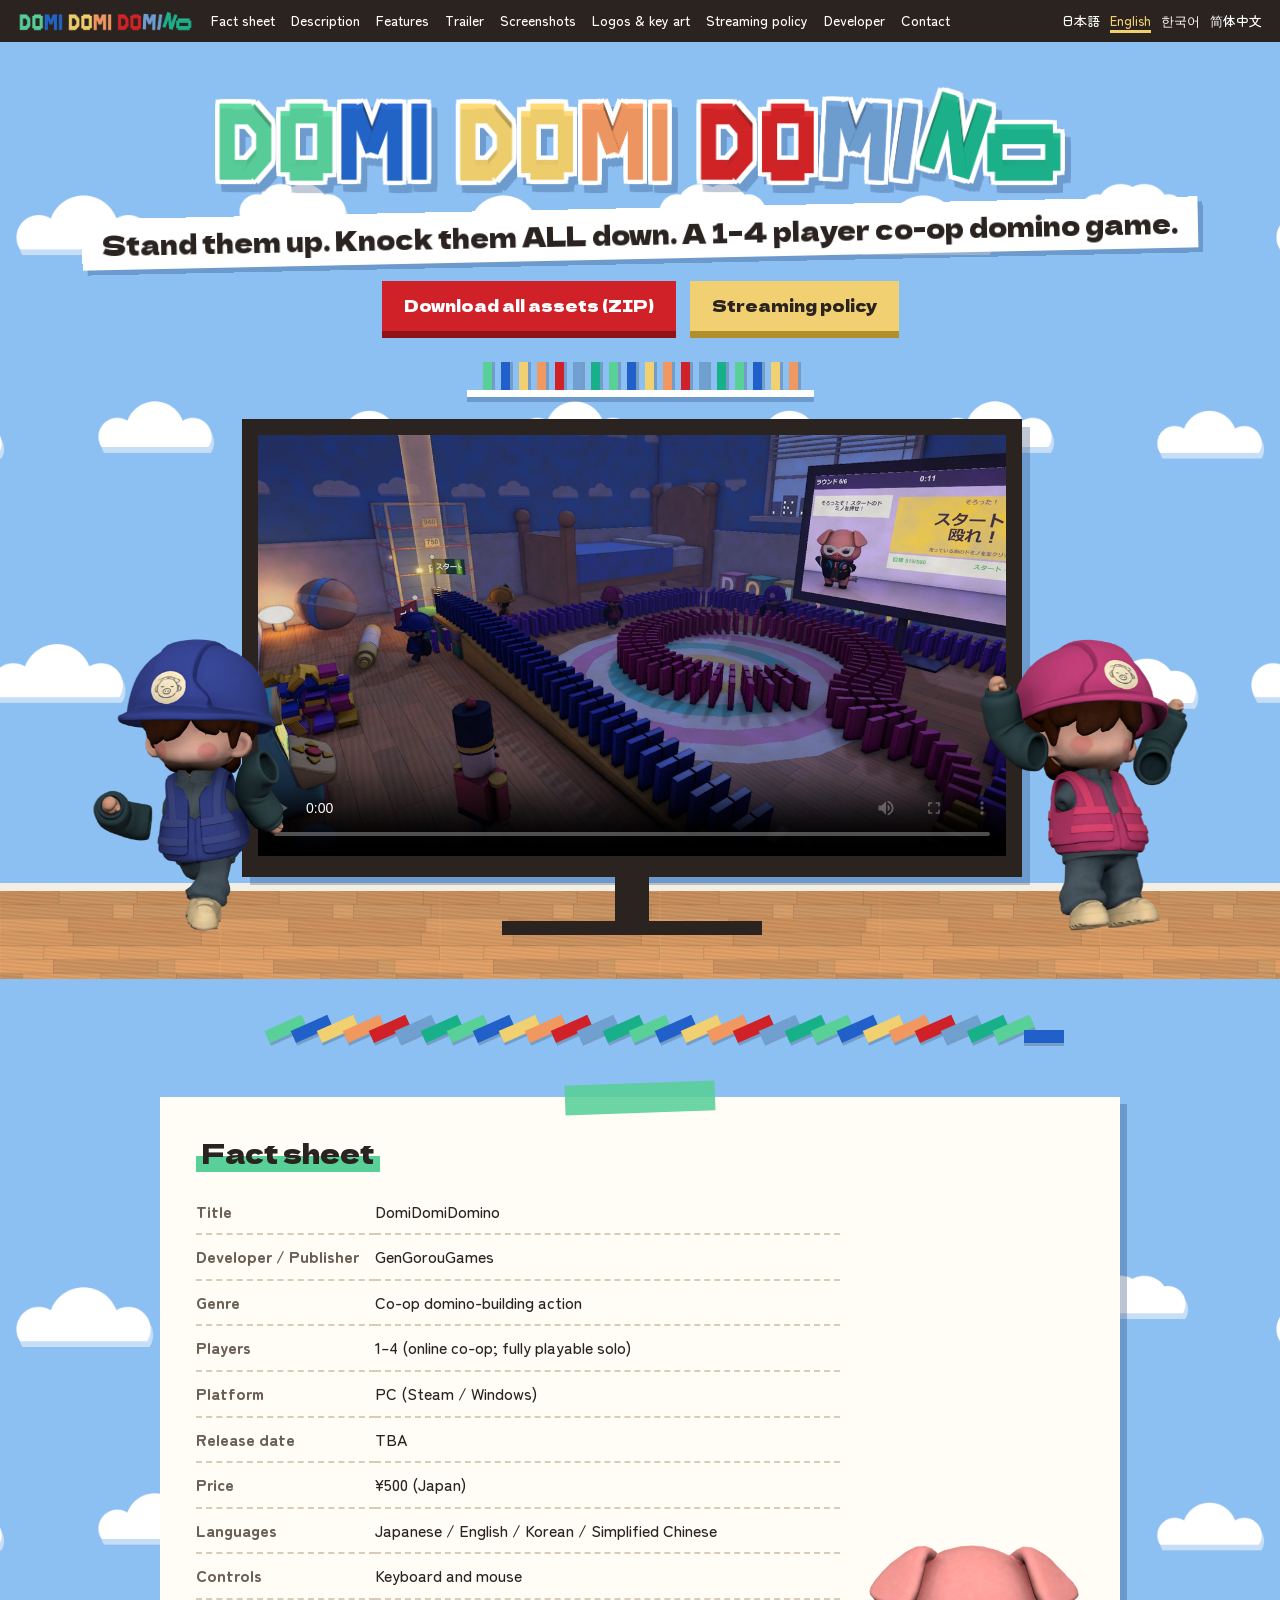
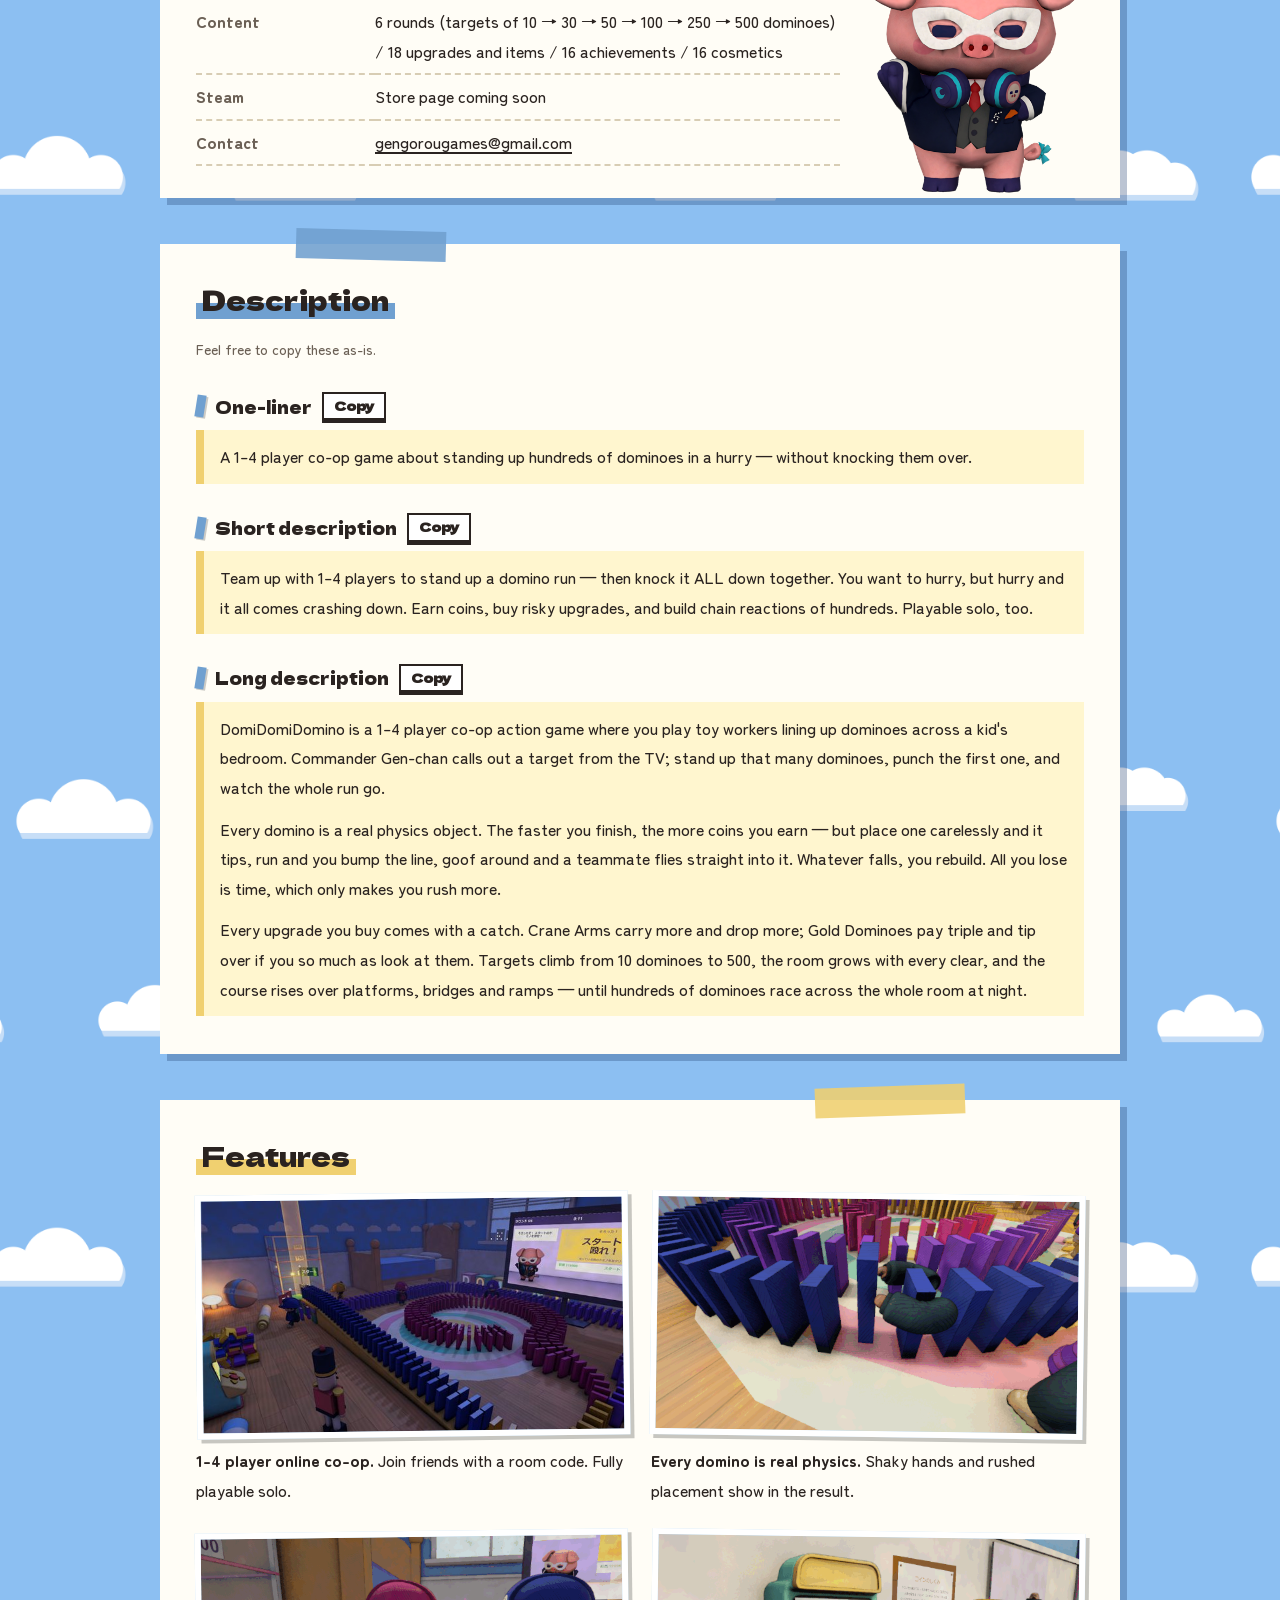
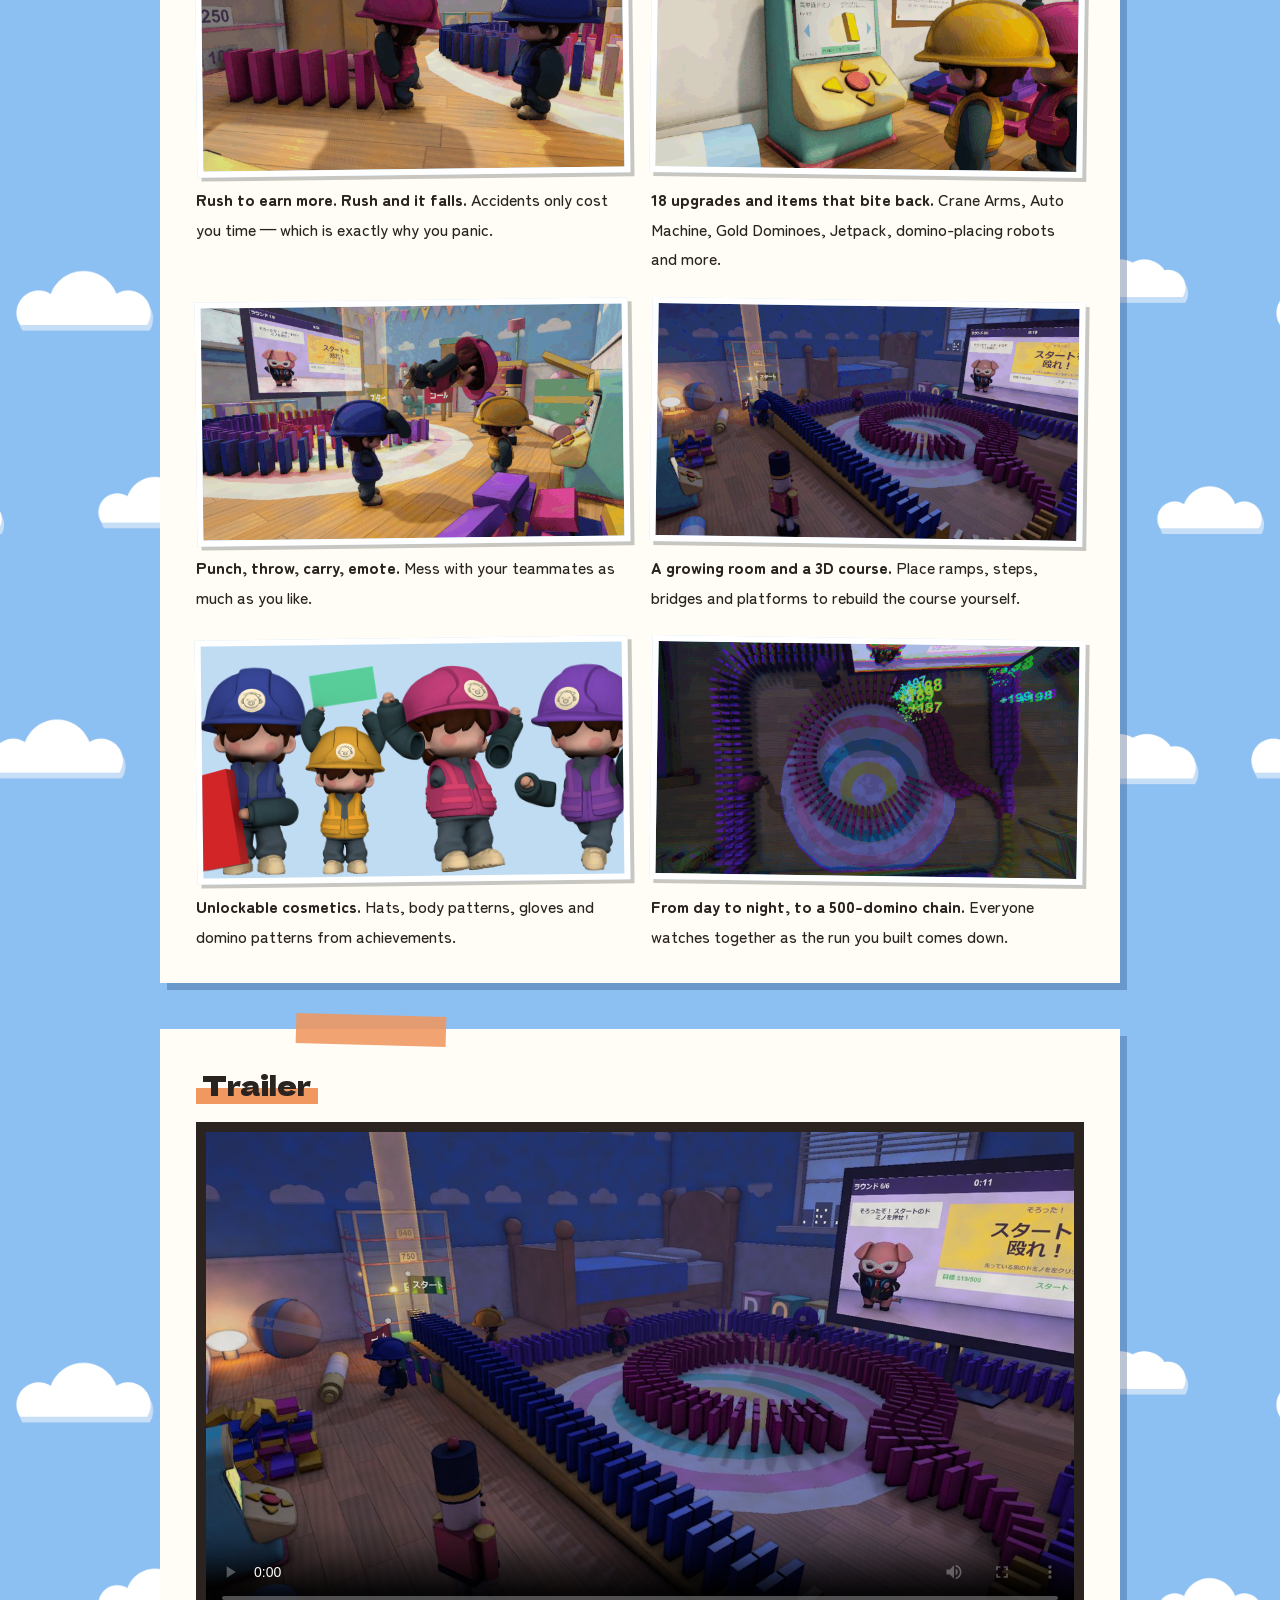
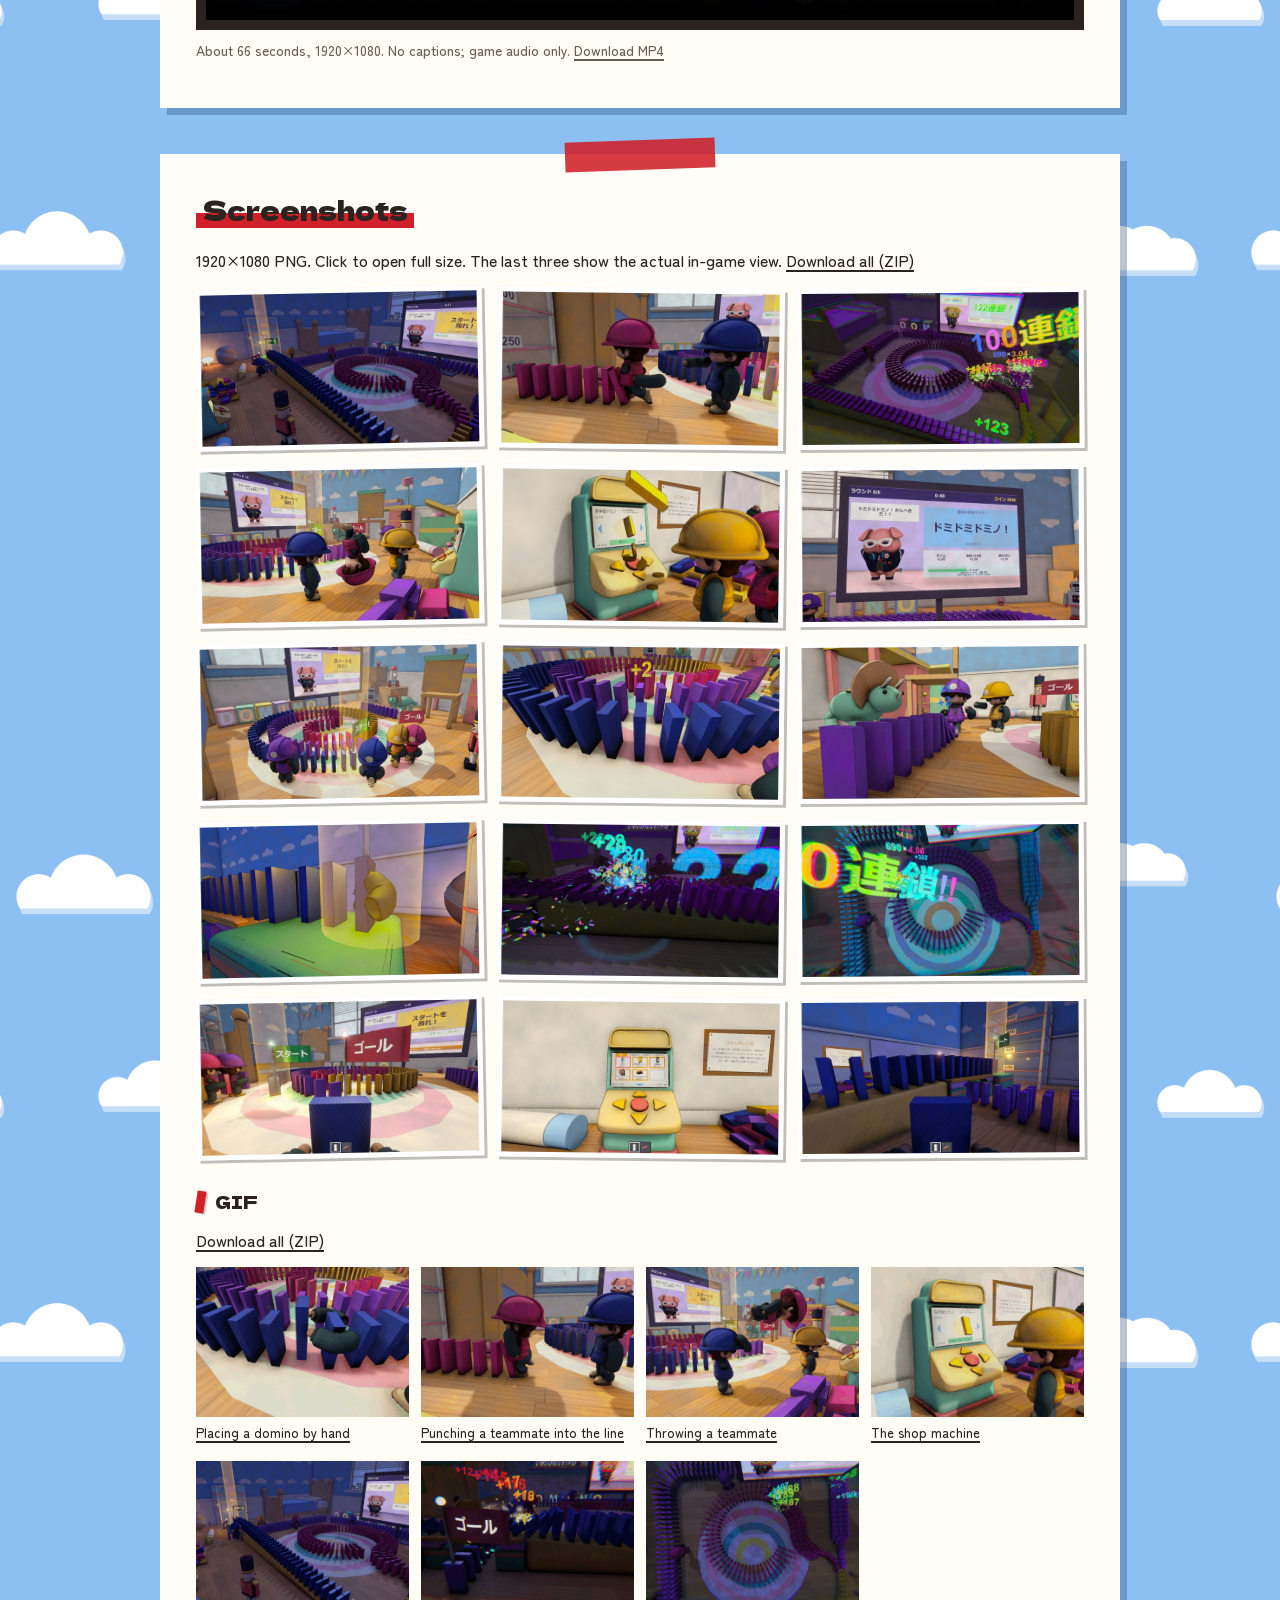
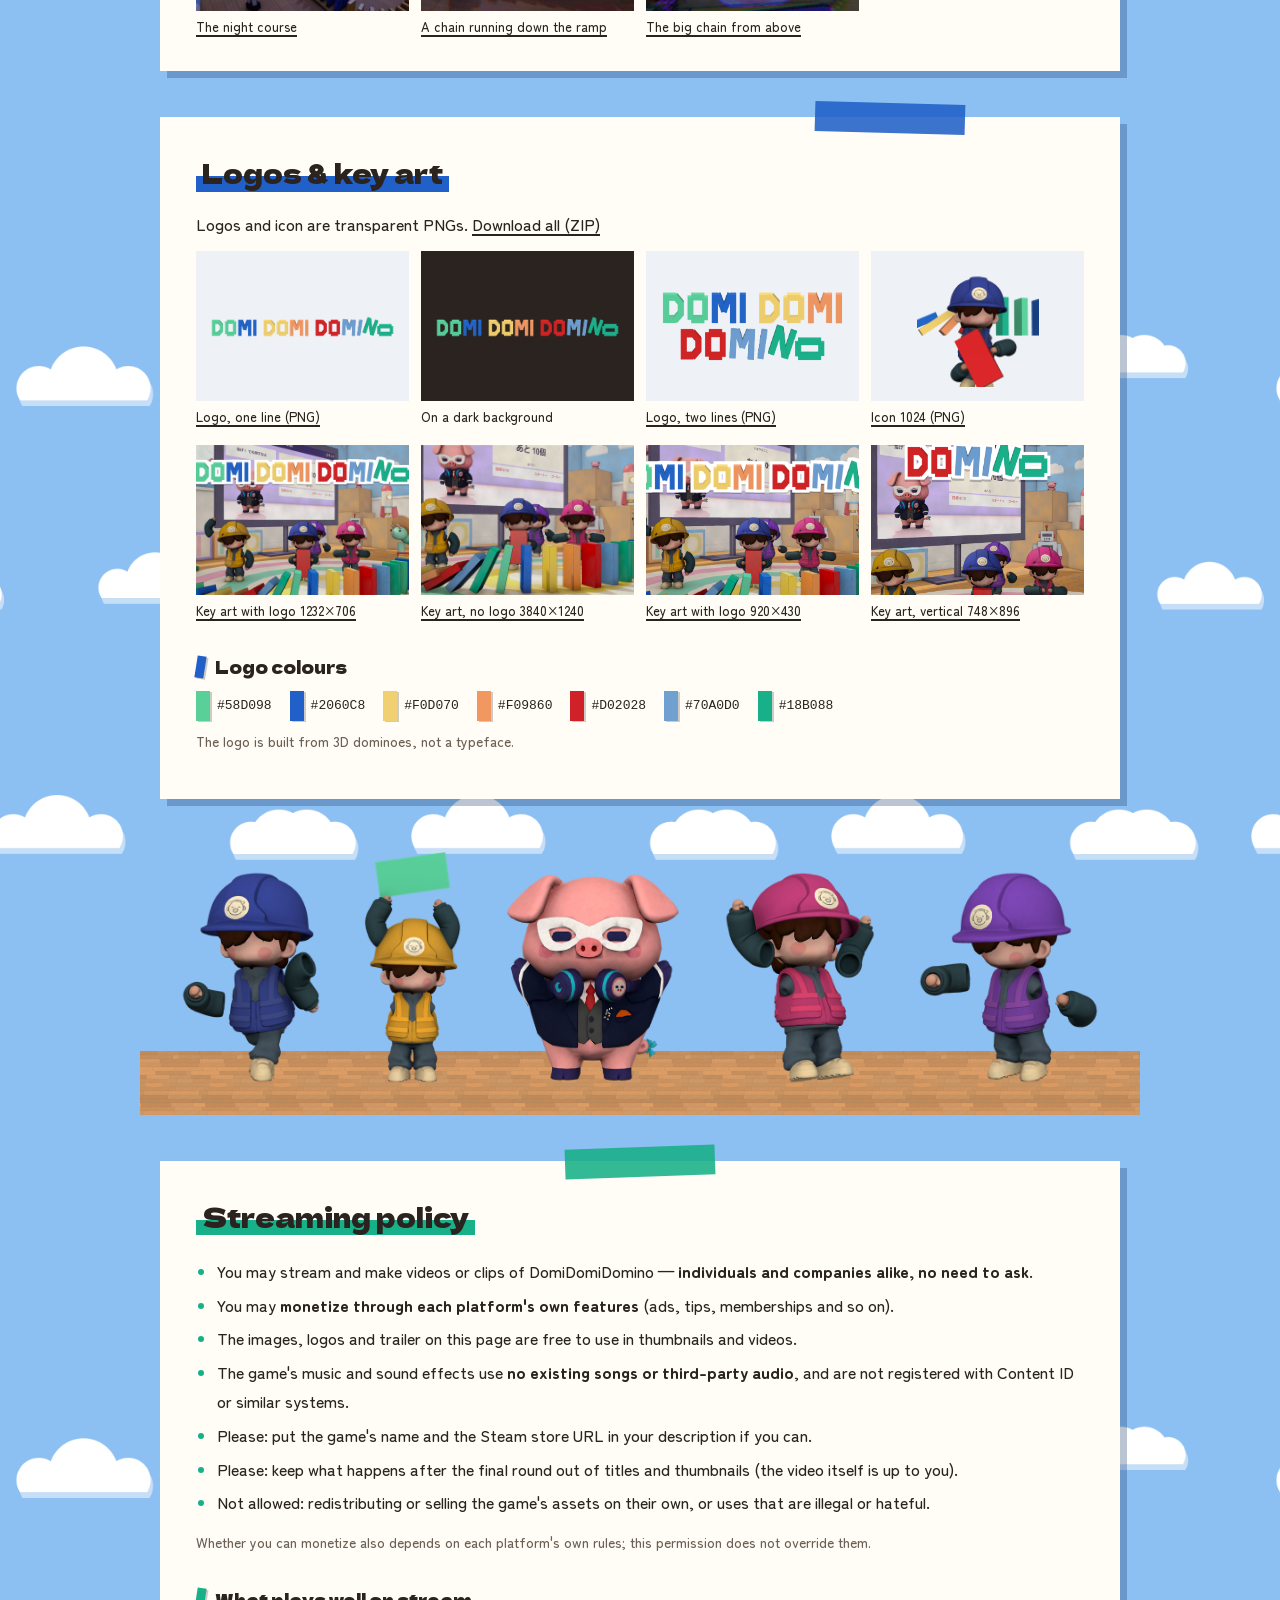
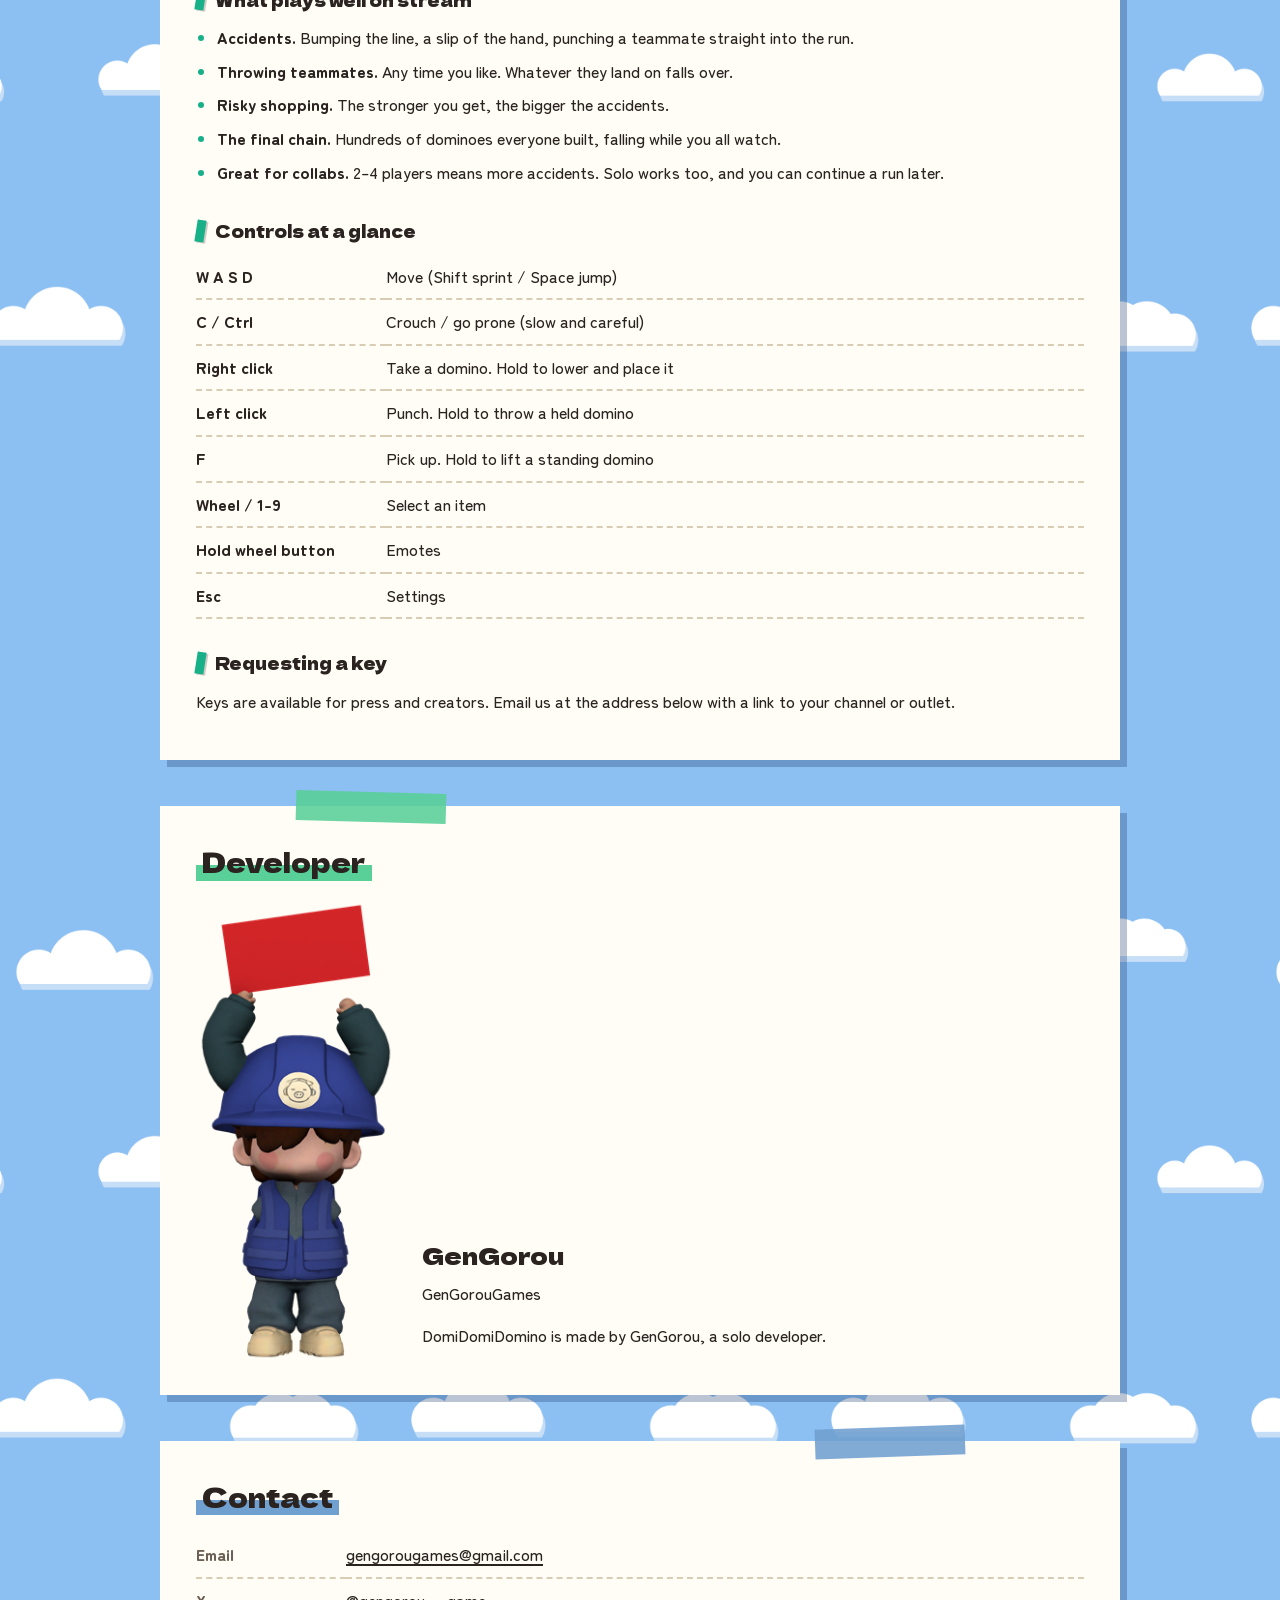
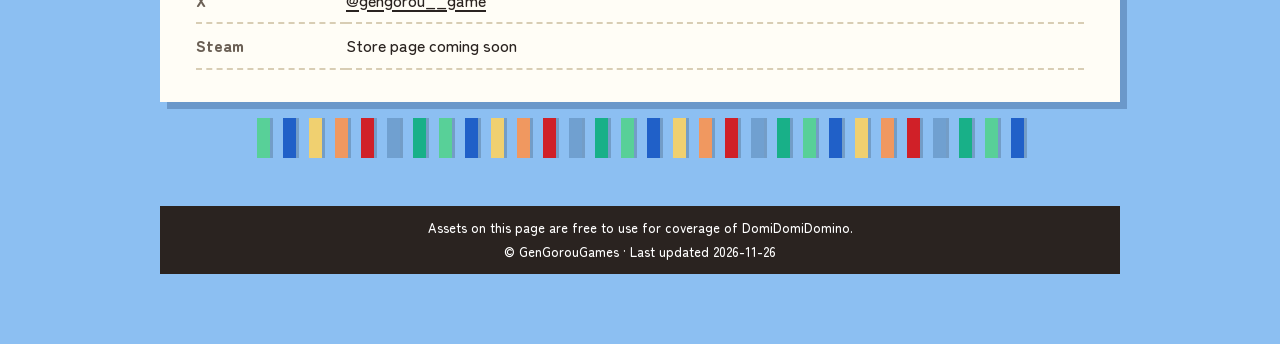
<file: domidomidomino/index.html>
<!DOCTYPE html>
<html lang="ja">
<head>
<meta charset="utf-8">
<meta name="viewport" content="width=device-width, initial-scale=1">
<title>DomiDomiDomino プレスキット / Press Kit</title>
<meta name="description" content="GenGorouGames『DomiDomiDomino』のプレスキット。基本情報・スクリーンショット・ロゴ・トレーラー・配信ガイドライン。 Press kit for DomiDomiDomino, a 1–4 player co-op domino game by GenGorouGames.">
<meta property="og:title" content="DomiDomiDomino プレスキット / Press Kit">
<meta property="og:description" content="1〜4人で協力してドミノを立て、最後にみんなで倒す。A 1–4 player co-op domino game.">
<meta property="og:image" content="keyart/ogp_1200.jpg">
<meta property="og:type" content="website">
<meta name="twitter:card" content="summary_large_image">
<link rel="icon" href="logo/icon_1024_transparent.png">
<link rel="stylesheet" href="fonts.css">
<link rel="stylesheet" href="style.css">
</head>
<body>

<!-- 要記入が残っている間だけ出る帯。全部埋めると出ない -->
<div id="draft" hidden>下書き: <span class="todo">要記入</span> が <b id="todoCount"></b> か所残っています。</div>

<header class="bar">
  <a class="mark" href="#top"><img src="logo/logo_1line_transparent.png" alt="DomiDomiDomino"></a>
  <ul class="nav">
    <li><a href="#facts" data-t="nav_facts">基本情報</a></li>
    <li><a href="#about" data-t="nav_about">ゲームの説明</a></li>
    <li><a href="#features" data-t="nav_features">特徴</a></li>
    <li><a href="#trailer" data-t="nav_trailer">トレーラー</a></li>
    <li><a href="#screens" data-t="nav_screens">スクリーンショット</a></li>
    <li><a href="#logos" data-t="nav_logos">ロゴ・キーアート</a></li>
    <li><a href="#policy" data-t="nav_policy">配信ガイドライン</a></li>
    <li><a href="#team" data-t="nav_team">開発者</a></li>
    <li><a href="#contact" data-t="nav_contact">連絡先</a></li>
  </ul>
  <ul class="langs">
    <li><a href="?lang=ja" data-lang="ja">日本語</a></li>
    <li><a href="?lang=en" data-lang="en">English</a></li>
    <li><a href="?lang=ko" data-lang="ko">한국어</a></li>
    <li><a href="?lang=zh" data-lang="zh">简体中文</a></li>
  </ul>
</header>

<!-- いちばん上: 子ども部屋のテレビで PV を流す。両わきに作業員 -->
<div class="room" id="top">
  <h1 class="vh">DomiDomiDomino Press Kit</h1>
  <img class="biglogo" src="logo/logo_1line_transparent.png" alt="DomiDomiDomino">
  <p class="tagline" data-t="tagline">立てて、立てて、最後にみんなで倒す。1〜4人の協力ドミノアクション。</p>
  <div class="cta">
    <a class="block" href="download/DomiDomiDomino_PressKit_All.zip" download data-t="dl_all">素材を全部ダウンロード (ZIP)</a>
    <a class="block alt" href="#policy" data-t="nav_policy">配信ガイドライン</a>
  </div>
  <div class="chain mini" data-hover=".cta .block"></div>
  <div class="stage">
    <img class="w l" src="cutouts/thumbs/worker_1_run.png" alt="">
    <div class="tv"><video controls preload="metadata" poster="img/poster.jpg" src="video/DomiDomiDomino_PV_1080p.mp4"></video></div>
    <img class="w r" src="cutouts/thumbs/worker_3_surprise.png" alt="">
  </div>
  <div class="floor"></div>
</div>

<div class="wrap">
<main>
  <div class="chain"></div>

  <!-- ============ 基本情報 ============ -->
<section class="sheet">
  <h2 id="facts" data-t="nav_facts">基本情報</h2>
  <div class="with-char">
  <table>
    <tr><th data-t="f_title">タイトル</th><td data-t="f_title_v">DomiDomiDomino</td></tr>
    <tr><th data-t="f_dev">開発・販売</th><td>GenGorouGames</td></tr>
    <tr><th data-t="f_genre">ジャンル</th><td data-t="f_genre_v">協力ドミノ立てアクション</td></tr>
    <tr><th data-t="f_players">プレイ人数</th><td data-t="f_players_v">1〜4人（オンライン協力。ソロでも最後まで遊べます）</td></tr>
    <tr><th data-t="f_platform">対応機種</th><td>PC (Steam / Windows)</td></tr>
    <tr><th data-t="f_release">発売日</th><td data-t="f_release_v">未定</td></tr>
    <tr><th data-t="f_price">価格</th><td data-t="f_price_v">500円</td></tr>
    <tr><th data-t="f_lang">対応言語</th><td data-t="f_lang_v">日本語 / 英語 / 韓国語 / 中国語（簡体字）</td></tr>
    <tr><th data-t="f_controls">操作</th><td data-t="f_controls_v">キーボードとマウス</td></tr>
    <tr><th data-t="f_content">内容</th><td data-t="f_content_v">全6ラウンド（目標 10 → 30 → 50 → 100 → 250 → 500個）／強化・アイテム 18種類／実績 16個／着せ替え 16個</td></tr>
    <tr><th>Steam</th><td data-t="steam_soon">ストアページ準備中</td></tr>
    <tr><th data-t="f_contact">連絡先</th><td><a href="mailto:gengorougames@gmail.com">gengorougames@gmail.com</a></td></tr>
  </table>
  <img src="cutouts/thumbs/genchan_point.png" alt="">
  </div>

  <!-- ============ 説明 ============ -->
</section>
<section class="sheet">
  <h2 id="about" data-t="nav_about">ゲームの説明</h2>
  <p class="note" data-t="about_note">記事や概要欄に、そのまま写して使えます。</p>

  <h3><span data-t="h_oneliner">一言で</span> <button class="copy" type="button" data-copy="t_oneliner" data-t="copy">コピー</button></h3>
  <blockquote id="t_oneliner"><p data-t="oneliner">急ぎたいのに、あわてると倒す。1〜4人で立てて、最後にみんなで倒す協力ドミノアクション。</p></blockquote>

  <h3><span data-t="h_short">短い説明</span> <button class="copy" type="button" data-copy="t_short" data-t="copy">コピー</button></h3>
  <blockquote id="t_short"><p data-t="short">1〜4人で協力してドミノを立て、最後にみんなで倒す！ 急ぎたいのに、あわてると倒してしまう――うっかり事故で大さわぎ。コインで強化して、数百個の大連鎖をめざせ。ソロでも遊べる協力ドミノアクション。</p></blockquote>

  <h3><span data-t="h_long">長い説明</span> <button class="copy" type="button" data-copy="t_long" data-t="copy">コピー</button></h3>
  <blockquote id="t_long">
    <p data-t="long1">『DomiDomiDomino』は、おもちゃの作業員になって子ども部屋にドミノを並べる、1〜4人の協力アクションです。司令官「げんちゃん」がテレビから出す目標の数だけドミノを立て、スタートの1個を殴れば、あとは倒れていくのを眺めるだけ。</p>
    <p data-t="long2">ドミノは1個1個が物理で動きます。早く終わらせるほどコインは増えますが、雑に置けば倒れ、走ればぶつかり、ふざければ味方が列に突っ込みます。倒れた分は立て直し。失うのは時間だけ――だから余計にあせります。</p>
    <p data-t="long3">かせいだコインで買える強化は、どれもリスクつき。たくさん持てる「義手」は落とせばその数だけ倒れ、コインが3倍の金色ドミノはとにかく倒れやすい。目標は10個から500個へ増え、クリアするたびに部屋が広がり、高台・橋・坂を越える立体のコースになっていきます。最後は数百個のドミノが、夜の部屋じゅうを駆け抜けます。</p>
  </blockquote>

  <!-- ============ 特徴 ============ -->
</section>
<section class="sheet">
  <h2 id="features" data-t="nav_features">特徴</h2>
  <!-- 特徴ごとにゲームの絵を1枚（GIF は動く） -->
  <div class="feats">
    <div><div class="pic"><img class="fill" src="screenshots/thumbs/screenshot_07.jpg" alt="" loading="lazy"></div>
      <p data-t="feat1"><b>1〜4人のオンライン協力。</b>フレンドと参加コードで合流。ソロでも最後まで遊べます。</p></div>
    <div><div class="pic"><img class="fill" src="gifs/gif_01_place.gif" alt="" loading="lazy"></div>
      <p data-t="feat2"><b>1個1個が物理で動くドミノ。</b>手の震えも、置く速さも、そのまま結果に出ます。</p></div>
    <div><div class="pic"><img class="fill" src="gifs/gif_02_accident.gif" alt="" loading="lazy"></div>
      <p data-t="feat3"><b>急ぐほどかせげる。あわてるほど倒す。</b>事故で失うのは時間だけ。だから笑えて、あせります。</p></div>
    <div><div class="pic"><img class="fill" src="gifs/gif_04_shop.gif" alt="" loading="lazy"></div>
      <p data-t="feat4"><b>リスクつきの強化とアイテム 18種類。</b>義手・自動化マシン・金色ドミノ・ジェットパック・並べてくれるロボット ほか。</p></div>
    <div><div class="pic"><img class="fill" src="gifs/gif_03_throw.gif" alt="" loading="lazy"></div>
      <p data-t="feat5"><b>殴る・投げる・持ち上げる・エモート。</b>味方と好きなだけふざけられます。</p></div>
    <div><div class="pic"><img class="fill" src="gifs/gif_05_course.gif" alt="" loading="lazy"></div>
      <p data-t="feat6"><b>広がる部屋と立体のコース。</b>坂・階段・橋・高台を自分たちで置いて、コースを組み替えられます。</p></div>
    <div><div class="pic"><img class="char" src="cutouts/thumbs/worker_1.png" alt=""><img class="char" src="cutouts/thumbs/worker_2_lift.png" alt=""><img class="char" src="cutouts/thumbs/worker_3_surprise.png" alt=""><img class="char" src="cutouts/thumbs/worker_4_run.png" alt=""></div>
      <p data-t="feat7"><b>実績で増える着せ替え。</b>かぶり物・体の柄・手袋・ドミノの柄。</p></div>
    <div><div class="pic"><img class="fill" src="gifs/gif_07_topdown.gif" alt="" loading="lazy"></div>
      <p data-t="feat8"><b>昼から夜へ、最後は500個の大連鎖。</b>全員で立てたドミノが倒れていくのを、みんなで眺めます。</p></div>
  </div>

  <!-- ============ トレーラー ============ -->
</section>
<section class="sheet">
  <h2 id="trailer" data-t="nav_trailer">トレーラー</h2>
  <video controls preload="metadata" poster="img/poster.jpg" src="video/DomiDomiDomino_PV_1080p.mp4"></video>
  <p class="note" style="margin-top:8px"><span data-t="trailer_note">約66秒・1920×1080。字幕なし、音はゲームの音だけです。</span>
    <a href="video/DomiDomiDomino_PV_1080p.mp4" download data-t="dl_mp4">MP4 をダウンロード</a></p>

  <!-- ============ スクリーンショット ============ -->
</section>
<section class="sheet">
  <h2 id="screens" data-t="nav_screens">スクリーンショット</h2>
  <p><span data-t="screens_note">1920×1080 の PNG。クリックで元の大きさを開きます。最後の3枚は実際の遊ぶ画面です。</span>
    <a href="download/DomiDomiDomino_Screenshots.zip" download data-t="dl_zip">まとめてダウンロード (ZIP)</a></p>
  <div class="grid" id="shots"></div>

  <h3>GIF</h3>
  <p><a href="download/DomiDomiDomino_GIFs.zip" download data-t="dl_zip">まとめてダウンロード (ZIP)</a></p>
  <div class="figs" id="gifs"></div>

  <!-- ============ ロゴ ============ -->
</section>
<section class="sheet">
  <h2 id="logos" data-t="nav_logos">ロゴ・キーアート</h2>
  <p><span data-t="logos_note">ロゴとアイコンは背景が透明の PNG です。</span>
    <a href="download/DomiDomiDomino_Logos_KeyArt.zip" download data-t="dl_zip">まとめてダウンロード (ZIP)</a></p>
  <div class="figs">
    <figure><div class="box"><img src="logo/logo_1line_transparent.png" alt=""></div><a href="logo/logo_1line_transparent.png" download data-t="logo1">ロゴ 1段 (PNG)</a></figure>
    <figure><div class="box dark"><img src="logo/logo_1line_transparent.png" alt=""></div><span data-t="logo_dark">暗い背景での見え方</span></figure>
    <figure><div class="box"><img src="logo/logo_2lines_transparent.png" alt=""></div><a href="logo/logo_2lines_transparent.png" download data-t="logo2">ロゴ 2段 (PNG)</a></figure>
    <figure><div class="box"><img src="logo/icon_1024_transparent.png" alt=""></div><a href="logo/icon_1024_transparent.png" download data-t="icon">アイコン 1024 (PNG)</a></figure>
    <figure><div class="box cover"><img src="keyart/ogp_1200.jpg" alt=""></div><a href="keyart/keyart_logo_1232x706.png" download data-t="ka1">キーアート ロゴつき 1232×706</a></figure>
    <figure><div class="box cover"><img src="keyart/hero_1920.jpg" alt=""></div><a href="keyart/keyart_nologo_3840x1240.png" download data-t="ka2">キーアート ロゴなし 3840×1240</a></figure>
    <figure><div class="box cover"><img src="keyart/keyart_logo_920x430.png" alt=""></div><a href="keyart/keyart_logo_920x430.png" download data-t="ka3">キーアート ロゴつき 920×430</a></figure>
    <figure><div class="box cover"><img src="keyart/keyart_logo_vertical_748x896.png" alt=""></div><a href="keyart/keyart_logo_vertical_748x896.png" download data-t="ka4">キーアート 縦長 748×896</a></figure>
  </div>
  <h3 data-t="h_colors">ロゴの色</h3>
  <div class="colors" id="colors"></div>
  <p class="note" style="margin-top:8px" data-t="colors_note">ロゴは3Dのドミノを組んで作ってあり、フォントではありません。</p>

  <!-- ============ 切り抜き ============ -->
  <!-- ============ 配信 ============ -->
</section>
  <div class="parade">
    <img src="cutouts/thumbs/worker_1_run.png" alt="">
    <img src="cutouts/thumbs/worker_2_lift.png" alt="" class="big">
    <img src="cutouts/thumbs/genchan_cheer.png" alt="">
    <img src="cutouts/thumbs/worker_3_surprise.png" alt="">
    <img src="cutouts/thumbs/worker_4_punch.png" alt="">
  </div>
<section class="sheet">
  <h2 id="policy" data-t="nav_policy">配信ガイドライン</h2>
  <ul class="list">
    <li data-t="pol1">『DomiDomiDomino』の配信・実況・動画投稿・切り抜きは、<b>個人でも法人でも、連絡なしで</b>行えます。</li>
    <li data-t="pol2">YouTube・Twitch などの<b>各サービスの収益化の機能</b>（広告・投げ銭・メンバーシップなど）を使えます。</li>
    <li data-t="pol3">このページの画像・ロゴ・トレーラーは、サムネイルや動画の中で自由に使えます。</li>
    <li data-t="pol4">ゲームの音楽と効果音に、<b>既存の楽曲や他社の音源は使っていません</b>。Content ID などにも登録していません。</li>
    <li data-t="pol5">お願い: 概要欄にゲーム名と Steam のストアページの URL を入れてもらえると助かります。</li>
    <li data-t="pol6">お願い: 最後のラウンドのあとの展開は、タイトルとサムネイルでは伏せてください（動画の中身は自由です）。</li>
    <li data-t="pol7">禁止: ゲームの素材そのものを切り出して配る・売ること、公序良俗に反する使い方。</li>
  </ul>
  <p class="note" data-t="pol_note">収益化できるかどうかは、各サービスの規約と審査にも従います。この許可はそれを変えるものではありません。</p>

  <h3 data-t="h_highlights">配信の見どころ</h3>
  <ul class="list">
    <li data-t="hl1"><b>うっかり事故。</b>走ってぶつかる、手がすべる、味方を殴って列に突っ込ませる。</li>
    <li data-t="hl2"><b>味方を持ち上げて投げる。</b>いつでもできます。投げた先のドミノは全部倒れます。</li>
    <li data-t="hl3"><b>リスクつきの買い物。</b>強くなるほど、事故も大きくなります。</li>
    <li data-t="hl4"><b>最後の大連鎖。</b>全員で立てた数百個が倒れていくのを、みんなで眺める時間。</li>
    <li data-t="hl5"><b>コラボ向き。</b>2〜4人で遊ぶと事故が増えます。ソロでも遊べ、途中から「つづきから」も選べます。</li>
  </ul>

  <h3 data-t="h_controls">操作の早見</h3>
  <table class="keys">
    <tr><th>W A S D</th><td data-t="k1">移動（Shift ダッシュ / Space ジャンプ）</td></tr>
    <tr><th>C / Ctrl</th><td data-t="k2">しゃがむ / 伏せる（ゆっくり丁寧に動ける）</td></tr>
    <tr><th data-t="k3h">右クリック</th><td data-t="k3">ドミノを取る。長押しで下ろして置く</td></tr>
    <tr><th data-t="k4h">左クリック</th><td data-t="k4">殴る。ドミノを持っていれば長押しで投げる</td></tr>
    <tr><th>F</th><td data-t="k5">拾う。長押しで立っているドミノを持ち上げる</td></tr>
    <tr><th data-t="k6h">ホイール / 1〜9</th><td data-t="k6">アイテムを選ぶ</td></tr>
    <tr><th data-t="k7h">ホイール長押し</th><td data-t="k7">エモート</td></tr>
    <tr><th>Esc</th><td data-t="k8">設定</td></tr>
  </table>

  <h3 data-t="h_key">キー（製品コード）の申し込み</h3>
  <p data-t="key_text">メディア・配信者の方にキーをお渡ししています。チャンネルや媒体の URL を添えて、下のメールアドレスまでご連絡ください。</p>

  <!-- ============ 開発チーム ============ -->
</section>
<section class="sheet">
  <h2 id="team" data-t="nav_team">開発者</h2>
  <div class="dev">
    <img src="cutouts/thumbs/worker_1_lift.png" alt="">
    <div>
      <p class="name">GenGorou</p>
      <p>GenGorouGames</p>
      <p data-t="dev_text">DomiDomiDomino は、GenGorou が1人で開発しています。</p>
    </div>
  </div>

  <!-- ============ 連絡先 ============ -->
</section>
<section class="sheet">
  <h2 id="contact" data-t="nav_contact">連絡先</h2>
  <table>
    <tr><th data-t="c_mail">メール</th><td><a href="mailto:gengorougames@gmail.com">gengorougames@gmail.com</a></td></tr>
    <tr><th>X</th><td><a href="https://x.com/gengorou__game" target="_blank" rel="noopener">@gengorou__game</a></td></tr>
    <tr><th>Steam</th><td data-t="steam_soon">ストアページ準備中</td></tr>
  </table>

</section>
  <div class="chain"></div>
  <footer>
    <span data-t="footer">このページの素材は、『DomiDomiDomino』を紹介する目的で自由にお使いください。</span><br>
    © GenGorouGames · Last updated <span id="updated"></span>
  </footer>
</main>
</div>
<div id="toast"></div>

<script>
// ---- 素材の一覧（足す・並べ替えるときはここを直す）----
const SHOTS = [
  "screenshot_07", "screenshot_04", "screenshot_10", "screenshot_05", "screenshot_06", "screenshot_12",
  "screenshot_01", "screenshot_02", "screenshot_03", "screenshot_08", "screenshot_09", "screenshot_11",
  "screenshot_hud_01", "screenshot_hud_02", "screenshot_hud_03"
];
const GIFS = ["gif_01_place", "gif_02_accident", "gif_03_throw", "gif_04_shop", "gif_05_course", "gif_06_chain", "gif_07_topdown"];
// ロゴの PNG の画素を測った値（8刻みに丸めてある）
const COLORS = ["#58D098", "#2060C8", "#F0D070", "#F09860", "#D02028", "#70A0D0", "#18B088"];
const UPDATED = "2026-11-26";

// ---- 訳（日本語は HTML に書いてある文がそのまま元になる）----
const T = {
en: {
  nav_facts: "Fact sheet", nav_about: "Description", nav_features: "Features", nav_trailer: "Trailer", nav_screens: "Screenshots",
  nav_logos: "Logos & key art", nav_cutouts: "Character cutouts", nav_policy: "Streaming policy", nav_team: "Developer", dev_text: "DomiDomiDomino is made by GenGorou, a solo developer.", nav_contact: "Contact",
  dl_all: "Download all assets (ZIP)", dl_zip: "Download all (ZIP)", dl_mp4: "Download MP4", copy: "Copy",
  title: "DomiDomiDomino",
  tagline: "Stand them up. Knock them ALL down. A 1–4 player co-op domino game.",
  f_title: "Title", f_title_v: "DomiDomiDomino", f_dev: "Developer / Publisher", f_genre: "Genre", f_genre_v: "Co-op domino-building action",
  f_players: "Players", f_players_v: "1–4 (online co-op; fully playable solo)", f_platform: "Platform", f_release: "Release date", f_release_v: "TBA",
  f_price: "Price", f_price_v: "¥500 (Japan)", f_lang: "Languages", f_lang_v: "Japanese / English / Korean / Simplified Chinese",
  f_controls: "Controls", f_controls_v: "Keyboard and mouse", f_content: "Content",
  f_content_v: "6 rounds (targets of 10 → 30 → 50 → 100 → 250 → 500 dominoes) / 18 upgrades and items / 16 achievements / 16 cosmetics",
  f_contact: "Contact", steam_soon: "Store page coming soon",
  about_note: "Feel free to copy these as-is.", h_oneliner: "One-liner", h_short: "Short description", h_long: "Long description",
  oneliner: "A 1–4 player co-op game about standing up hundreds of dominoes in a hurry — without knocking them over.",
  short: "Team up with 1–4 players to stand up a domino run — then knock it ALL down together. You want to hurry, but hurry and it all comes crashing down. Earn coins, buy risky upgrades, and build chain reactions of hundreds. Playable solo, too.",
  long1: "DomiDomiDomino is a 1–4 player co-op action game where you play toy workers lining up dominoes across a kid's bedroom. Commander Gen-chan calls out a target from the TV; stand up that many dominoes, punch the first one, and watch the whole run go.",
  long2: "Every domino is a real physics object. The faster you finish, the more coins you earn — but place one carelessly and it tips, run and you bump the line, goof around and a teammate flies straight into it. Whatever falls, you rebuild. All you lose is time, which only makes you rush more.",
  long3: "Every upgrade you buy comes with a catch. Crane Arms carry more and drop more; Gold Dominoes pay triple and tip over if you so much as look at them. Targets climb from 10 dominoes to 500, the room grows with every clear, and the course rises over platforms, bridges and ramps — until hundreds of dominoes race across the whole room at night.",
  feat1: "<b>1–4 player online co-op.</b> Join friends with a room code. Fully playable solo.",
  feat2: "<b>Every domino is real physics.</b> Shaky hands and rushed placement show in the result.",
  feat3: "<b>Rush to earn more. Rush and it falls.</b> Accidents only cost you time — which is exactly why you panic.",
  feat4: "<b>18 upgrades and items that bite back.</b> Crane Arms, Auto Machine, Gold Dominoes, Jetpack, domino-placing robots and more.",
  feat5: "<b>Punch, throw, carry, emote.</b> Mess with your teammates as much as you like.",
  feat6: "<b>A growing room and a 3D course.</b> Place ramps, steps, bridges and platforms to rebuild the course yourself.",
  feat7: "<b>Unlockable cosmetics.</b> Hats, body patterns, gloves and domino patterns from achievements.",
  feat8: "<b>From day to night, to a 500-domino chain.</b> Everyone watches together as the run you built comes down.",
  trailer_note: "About 66 seconds, 1920×1080. No captions; game audio only.",
  screens_note: "1920×1080 PNG. Click to open full size. The last three show the actual in-game view.",
  logos_note: "Logos and icon are transparent PNGs.", logo1: "Logo, one line (PNG)", logo_dark: "On a dark background", logo2: "Logo, two lines (PNG)", icon: "Icon 1024 (PNG)",
  ka1: "Key art with logo 1232×706", ka2: "Key art, no logo 3840×1240", ka3: "Key art with logo 920×430", ka4: "Key art, vertical 748×896",
  h_colors: "Logo colours", colors_note: "The logo is built from 3D dominoes, not a typeface.",
  cutouts_note: "For thumbnails. Transparent PNGs: the four worker colours and Commander Gen-chan.",
  pol1: "You may stream and make videos or clips of DomiDomiDomino — <b>individuals and companies alike, no need to ask</b>.",
  pol2: "You may <b>monetize through each platform's own features</b> (ads, tips, memberships and so on).",
  pol3: "The images, logos and trailer on this page are free to use in thumbnails and videos.",
  pol4: "The game's music and sound effects use <b>no existing songs or third-party audio</b>, and are not registered with Content ID or similar systems.",
  pol5: "Please: put the game's name and the Steam store URL in your description if you can.",
  pol6: "Please: keep what happens after the final round out of titles and thumbnails (the video itself is up to you).",
  pol7: "Not allowed: redistributing or selling the game's assets on their own, or uses that are illegal or hateful.",
  pol_note: "Whether you can monetize also depends on each platform's own rules; this permission does not override them.",
  h_highlights: "What plays well on stream",
  hl1: "<b>Accidents.</b> Bumping the line, a slip of the hand, punching a teammate straight into the run.",
  hl2: "<b>Throwing teammates.</b> Any time you like. Whatever they land on falls over.",
  hl3: "<b>Risky shopping.</b> The stronger you get, the bigger the accidents.",
  hl4: "<b>The final chain.</b> Hundreds of dominoes everyone built, falling while you all watch.",
  hl5: "<b>Great for collabs.</b> 2–4 players means more accidents. Solo works too, and you can continue a run later.",
  h_controls: "Controls at a glance",
  k1: "Move (Shift sprint / Space jump)", k2: "Crouch / go prone (slow and careful)", k3h: "Right click", k3: "Take a domino. Hold to lower and place it",
  k4h: "Left click", k4: "Punch. Hold to throw a held domino", k5: "Pick up. Hold to lift a standing domino", k6h: "Wheel / 1–9", k6: "Select an item",
  k7h: "Hold wheel button", k7: "Emotes", k8: "Settings",
  h_key: "Requesting a key", key_text: "Keys are available for press and creators. Email us at the address below with a link to your channel or outlet.",
  role1: "Lead", role2: "UI design", role3: "World and game design", role4: "Programming", c_mail: "Email",
  footer: "Assets on this page are free to use for coverage of DomiDomiDomino."
},
ko: {
  nav_facts: "기본 정보", nav_about: "게임 소개", nav_features: "특징", nav_trailer: "트레일러", nav_screens: "스크린샷",
  nav_logos: "로고 · 키 아트", nav_cutouts: "캐릭터 이미지", nav_policy: "방송 가이드라인", nav_team: "개발자", dev_text: "DomiDomiDomino는 GenGorou가 혼자서 개발하고 있습니다.", nav_contact: "연락처",
  dl_all: "모든 자료 다운로드 (ZIP)", dl_zip: "한꺼번에 다운로드 (ZIP)", dl_mp4: "MP4 다운로드", copy: "복사",
  title: "DomiDomiDomino",
  tagline: "세우고, 또 세우고, 마지막엔 다 함께 쓰러뜨린다. 1~4인 협동 도미노 액션.",
  f_title: "타이틀", f_title_v: "DomiDomiDomino", f_dev: "개발 · 배급", f_genre: "장르", f_genre_v: "협동 도미노 세우기 액션",
  f_players: "플레이 인원", f_players_v: "1~4명 (온라인 협동. 혼자서도 끝까지 플레이 가능)", f_platform: "플랫폼", f_release: "출시일", f_release_v: "미정",
  f_price: "가격", f_price_v: "500엔 (일본 기준)", f_lang: "지원 언어", f_lang_v: "일본어 / 영어 / 한국어 / 중국어 간체",
  f_controls: "조작", f_controls_v: "키보드와 마우스", f_content: "내용",
  f_content_v: "총 6라운드 (목표 10 → 30 → 50 → 100 → 250 → 500개) / 강화 · 아이템 18종 / 도전 과제 16개 / 꾸미기 16개",
  f_contact: "연락처", steam_soon: "상점 페이지 준비 중",
  about_note: "기사나 설명란에 그대로 복사해서 쓰셔도 됩니다.", h_oneliner: "한 줄 소개", h_short: "짧은 소개", h_long: "긴 소개",
  oneliner: "서두르고 싶은데, 허둥대면 쓰러진다. 1~4명이 함께 세우고 마지막에 다 같이 쓰러뜨리는 협동 도미노 액션.",
  short: "1~4명이 협력해 도미노를 세우고, 마지막엔 다 함께 쓰러뜨리자! 서두르고 싶지만 허둥대면 쓰러뜨리고 만다. 아차 하는 사고로 대소동. 코인으로 강화해서 수백 개의 대연쇄를 노려라. 혼자서도 즐길 수 있는 협동 도미노 액션.",
  long1: "『DomiDomiDomino』는 장난감 작업원이 되어 아이 방에 도미노를 늘어놓는 1~4인 협동 액션 게임입니다. 사령관 '겐짱'이 TV에서 알려 주는 목표 개수만큼 도미노를 세우고, 시작 지점의 한 개를 때리면 그다음은 쓰러져 가는 모습을 지켜보기만 하면 됩니다.",
  long2: "도미노는 하나하나가 물리로 움직입니다. 빨리 끝낼수록 코인이 늘어나지만, 대충 놓으면 쓰러지고, 뛰면 부딪히고, 장난치다 보면 동료가 줄로 날아듭니다. 쓰러진 만큼 다시 세워야 합니다. 잃는 것은 시간뿐이라서 더 초조해집니다.",
  long3: "코인으로 사는 강화에는 모두 위험이 따릅니다. 많이 들 수 있는 '의수'는 떨어뜨리면 그 수만큼 쓰러지고, 코인이 3배인 황금 도미노는 아주 쉽게 쓰러집니다. 목표는 10개에서 500개까지 늘어나고, 클리어할 때마다 방이 넓어지며 받침대 · 다리 · 경사로를 넘는 입체 코스로 바뀌어 갑니다. 마지막에는 수백 개의 도미노가 밤의 방 전체를 달립니다.",
  feat1: "<b>1~4인 온라인 협동.</b> 친구와 참가 코드로 합류. 혼자서도 끝까지 플레이할 수 있습니다.",
  feat2: "<b>하나하나 물리로 움직이는 도미노.</b> 손떨림도, 놓는 속도도 그대로 결과에 드러납니다.",
  feat3: "<b>서두를수록 많이 번다. 허둥댈수록 쓰러뜨린다.</b> 사고로 잃는 것은 시간뿐. 그래서 웃기고, 초조합니다.",
  feat4: "<b>위험이 따르는 강화와 아이템 18종.</b> 의수, 자동화 머신, 황금 도미노, 제트팩, 도미노를 세워 주는 로봇 등.",
  feat5: "<b>때리기 · 던지기 · 들어 올리기 · 이모트.</b> 동료와 마음껏 장난칠 수 있습니다.",
  feat6: "<b>넓어지는 방과 입체 코스.</b> 경사로 · 계단 · 다리 · 받침대를 직접 놓아 코스를 바꿀 수 있습니다.",
  feat7: "<b>도전 과제로 늘어나는 꾸미기.</b> 모자, 몸 무늬, 장갑, 도미노 무늬.",
  feat8: "<b>낮에서 밤으로, 마지막은 500개의 대연쇄.</b> 모두가 세운 도미노가 쓰러지는 모습을 함께 지켜봅니다.",
  trailer_note: "약 66초 · 1920×1080. 자막 없음, 소리는 게임 소리뿐입니다.",
  screens_note: "1920×1080 PNG. 클릭하면 원본 크기로 열립니다. 마지막 3장은 실제 플레이 화면입니다.",
  logos_note: "로고와 아이콘은 배경이 투명한 PNG입니다.", logo1: "로고 1줄 (PNG)", logo_dark: "어두운 배경에서의 모습", logo2: "로고 2줄 (PNG)", icon: "아이콘 1024 (PNG)",
  ka1: "키 아트 (로고 포함) 1232×706", ka2: "키 아트 (로고 없음) 3840×1240", ka3: "키 아트 (로고 포함) 920×430", ka4: "키 아트 세로 748×896",
  h_colors: "로고 색상", colors_note: "로고는 3D 도미노를 쌓아 만든 것으로, 폰트가 아닙니다.",
  cutouts_note: "섬네일용. 배경이 투명한 PNG입니다. 작업원 4색과 사령관 겐짱.",
  pol1: "『DomiDomiDomino』의 방송 · 실황 · 영상 투고 · 클립은 <b>개인이든 법인이든 별도 연락 없이</b> 하실 수 있습니다.",
  pol2: "YouTube, Twitch 등 <b>각 서비스의 수익화 기능</b>(광고, 후원, 멤버십 등)을 사용하실 수 있습니다.",
  pol3: "이 페이지의 이미지 · 로고 · 트레일러는 섬네일이나 영상 안에서 자유롭게 사용하실 수 있습니다.",
  pol4: "게임의 음악과 효과음에는 <b>기존 곡이나 타사의 음원을 사용하지 않았습니다</b>. Content ID 등에도 등록하지 않았습니다.",
  pol5: "부탁: 설명란에 게임 이름과 Steam 상점 페이지 URL을 넣어 주시면 감사하겠습니다.",
  pol6: "부탁: 마지막 라운드 이후의 전개는 제목과 섬네일에서는 가려 주세요(영상 내용은 자유입니다).",
  pol7: "금지: 게임의 소재 자체를 떼어 내어 배포 · 판매하는 것, 공서양속에 반하는 사용.",
  pol_note: "수익화 가능 여부는 각 서비스의 약관과 심사에도 따릅니다. 이 허가가 그것을 바꾸지는 않습니다.",
  h_highlights: "방송에서 재미있는 장면",
  hl1: "<b>아차 하는 사고.</b> 뛰다가 부딪히고, 손이 미끄러지고, 동료를 때려 줄로 날려 보냅니다.",
  hl2: "<b>동료를 들어 올려 던지기.</b> 언제든 할 수 있습니다. 떨어진 곳의 도미노는 전부 쓰러집니다.",
  hl3: "<b>위험이 따르는 쇼핑.</b> 강해질수록 사고도 커집니다.",
  hl4: "<b>마지막 대연쇄.</b> 모두가 세운 수백 개가 쓰러지는 모습을 함께 지켜보는 시간.",
  hl5: "<b>합방에 적합.</b> 2~4명이 하면 사고가 늘어납니다. 혼자서도 할 수 있고, 중간부터 '이어하기'도 가능합니다.",
  h_controls: "조작 요약",
  k1: "이동 (Shift 달리기 / Space 점프)", k2: "앉기 / 엎드리기 (천천히 조심스럽게 이동)", k3h: "우클릭", k3: "도미노를 집는다. 길게 눌러 내려놓는다",
  k4h: "좌클릭", k4: "때린다. 도미노를 들고 있으면 길게 눌러 던진다", k5: "줍는다. 길게 눌러 서 있는 도미노를 들어 올린다", k6h: "휠 / 1~9", k6: "아이템 선택",
  k7h: "휠 버튼 길게 누르기", k7: "이모트", k8: "설정",
  h_key: "키(제품 코드) 신청", key_text: "미디어 · 크리에이터 분들께 키를 드리고 있습니다. 채널이나 매체의 URL과 함께 아래 메일 주소로 연락해 주세요.",
  role1: "리더", role2: "UI 디자인", role3: "세계관 · 기획", role4: "프로그래밍", c_mail: "메일",
  footer: "이 페이지의 자료는 『DomiDomiDomino』를 소개하는 목적으로 자유롭게 사용하실 수 있습니다."
},
zh: {
  nav_facts: "基本信息", nav_about: "游戏介绍", nav_features: "特色", nav_trailer: "宣传片", nav_screens: "截图",
  nav_logos: "标志与主视觉图", nav_cutouts: "角色抠图", nav_policy: "直播与视频规范", nav_team: "开发者", dev_text: "DomiDomiDomino 由 GenGorou 一人开发。", nav_contact: "联系方式",
  dl_all: "下载全部素材 (ZIP)", dl_zip: "打包下载 (ZIP)", dl_mp4: "下载 MP4", copy: "复制",
  title: "DomiDomiDomino",
  tagline: "立起来，再立起来，最后大家一起推倒。1～4人合作多米诺动作游戏。",
  f_title: "名称", f_title_v: "DomiDomiDomino", f_dev: "开发 · 发行", f_genre: "类型", f_genre_v: "合作多米诺搭建动作",
  f_players: "游玩人数", f_players_v: "1～4人（在线合作，单人也能玩到最后）", f_platform: "平台", f_release: "发售日", f_release_v: "待定",
  f_price: "价格", f_price_v: "500日元（日本区）", f_lang: "支持语言", f_lang_v: "日语 / 英语 / 韩语 / 简体中文",
  f_controls: "操作", f_controls_v: "键盘与鼠标", f_content: "内容",
  f_content_v: "共6回合（目标 10 → 30 → 50 → 100 → 250 → 500 块）／强化与道具 18 种／成就 16 个／装扮 16 个",
  f_contact: "联系方式", steam_soon: "商店页面准备中",
  about_note: "可直接复制用于报道或视频简介。", h_oneliner: "一句话介绍", h_short: "简短介绍", h_long: "详细介绍",
  oneliner: "越想快，越容易碰倒。1～4人一起立、最后一起推倒的合作多米诺动作游戏。",
  short: "1～4人合作立起多米诺骨牌，最后大家一起推倒！想快点完成，可一着急就会碰倒，一个不小心就乱成一团。用金币强化，挑战数百块的大连锁。单人也能玩的合作多米诺动作游戏。",
  long1: "《DomiDomiDomino》是一款1～4人合作动作游戏，玩家扮演玩具工人，在儿童房里摆放多米诺骨牌。司令官“玄酱”会在电视上公布目标数量，立够这么多骨牌，再打一下起点的那一块，接下来只要看着它们一路倒下去就好。",
  long2: "每一块骨牌都由物理模拟驱动。完成得越快金币越多，但放得太随意会倒，跑起来会撞到，胡闹的话队友会直接飞进队列。倒了多少就得重立多少。损失的只有时间，所以反而更着急。",
  long3: "用金币买到的强化全都带有风险。能多拿几块的“义手”一旦掉落就会倒下同样多的骨牌，金币三倍的金色骨牌则特别容易倒。目标从10块增加到500块，每次过关房间都会变大，路线也会变成跨越高台、桥和斜坡的立体赛道。最后，数百块骨牌将在夜晚的房间里一路奔腾。",
  feat1: "<b>1～4人在线合作。</b>用房间代码与好友会合。单人也能玩到最后。",
  feat2: "<b>每一块都是真实物理的骨牌。</b>手的颤抖、放下的速度，都会直接体现在结果上。",
  feat3: "<b>越快赚得越多，越慌越容易碰倒。</b>事故只会损失时间，所以既好笑又着急。",
  feat4: "<b>18种带风险的强化与道具。</b>义手、自动化机器、金色骨牌、喷气背包、帮你摆骨牌的机器人等。",
  feat5: "<b>打、扔、举起、表情动作。</b>可以尽情和队友胡闹。",
  feat6: "<b>不断变大的房间与立体赛道。</b>自己放置斜坡、台阶、桥和高台，重新搭建路线。",
  feat7: "<b>通过成就解锁装扮。</b>头饰、身体花纹、手套、骨牌花纹。",
  feat8: "<b>从白天到夜晚，最后是500块的大连锁。</b>大家一起看着亲手立起的骨牌倒下。",
  trailer_note: "约66秒，1920×1080。无字幕，只有游戏内的声音。",
  screens_note: "1920×1080 的 PNG。点击可打开原图。最后3张是实际游玩画面。",
  logos_note: "标志和图标是背景透明的 PNG。", logo1: "标志 单行 (PNG)", logo_dark: "深色背景上的效果", logo2: "标志 双行 (PNG)", icon: "图标 1024 (PNG)",
  ka1: "主视觉图（含标志）1232×706", ka2: "主视觉图（无标志）3840×1240", ka3: "主视觉图（含标志）920×430", ka4: "主视觉图 竖版 748×896",
  h_colors: "标志颜色", colors_note: "标志由3D骨牌搭成，并非字体。",
  cutouts_note: "用于封面图。背景透明的 PNG：四种颜色的工人和司令官玄酱。",
  pol1: "《DomiDomiDomino》的直播、实况、视频投稿和剪辑，<b>无论个人还是企业，都无需事先联系</b>即可进行。",
  pol2: "可以使用 YouTube、Twitch、哔哩哔哩等<b>各平台自带的收益功能</b>（广告、打赏、会员等）。",
  pol3: "本页面的图片、标志和宣传片可在封面图和视频中自由使用。",
  pol4: "游戏的音乐和音效<b>没有使用现有乐曲或第三方音源</b>，也未在 Content ID 等系统登记。",
  pol5: "请求：希望能在简介中写上游戏名称和 Steam 商店页面的链接。",
  pol6: "请求：最后一回合之后的展开，请不要写在标题和封面图上（视频内容不限）。",
  pol7: "禁止：单独提取游戏素材进行分发或出售，以及违反公序良俗的使用。",
  pol_note: "能否获得收益还取决于各平台自身的规则与审核，本许可不会改变这些规则。",
  h_highlights: "直播看点",
  hl1: "<b>手滑事故。</b>跑着撞上去、手一滑、把队友打飞进队列。",
  hl2: "<b>举起队友扔出去。</b>随时都可以。落点上的骨牌会全部倒下。",
  hl3: "<b>带风险的购物。</b>变得越强，事故也越大。",
  hl4: "<b>最后的大连锁。</b>大家一起看着亲手立起的数百块骨牌倒下。",
  hl5: "<b>适合联动。</b>2～4人一起玩事故更多。单人也能玩，还可以中途“继续游戏”。",
  h_controls: "操作一览",
  k1: "移动（Shift 冲刺 / Space 跳跃）", k2: "蹲下 / 趴下（可以慢慢地小心移动）", k3h: "右键", k3: "拿骨牌。长按放下并立好",
  k4h: "左键", k4: "打。拿着骨牌时长按可投掷", k5: "捡起。长按可提起立着的骨牌", k6h: "滚轮 / 1～9", k6: "选择道具",
  k7h: "长按滚轮键", k7: "表情动作", k8: "设置",
  h_key: "申请激活码", key_text: "我们向媒体和创作者提供激活码。请附上频道或媒体的链接，发送邮件至下方地址。",
  role1: "负责人", role2: "UI 设计", role3: "世界观与策划", role4: "程序", c_mail: "邮箱",
  footer: "本页面的素材可自由用于介绍《DomiDomiDomino》。"
}
};
const UI = {
  ja: { copied: "コピーしました", gif: ["手元でドミノを立てる", "味方を殴って事故", "味方を投げる", "買い物マシン", "夜の立体コース", "坂を下る連鎖", "真上から見た大連鎖"], worker: "作業員", pose: ["持つ", "殴る", "掲げる", "驚く", "走る"], gen: ["げんちゃん（指さし）", "げんちゃん（喜ぶ）", "げんちゃん（立ち）"] },
  en: { copied: "Copied", gif: ["Placing a domino by hand", "Punching a teammate into the line", "Throwing a teammate", "The shop machine", "The night course", "A chain running down the ramp", "The big chain from above"], worker: "Worker", pose: ["holding", "punching", "lifting", "surprised", "running"], gen: ["Gen-chan (pointing)", "Gen-chan (cheering)", "Gen-chan (standing)"] },
  ko: { copied: "복사했습니다", gif: ["손으로 도미노 세우기", "동료를 때려서 사고", "동료 던지기", "쇼핑 머신", "밤의 입체 코스", "경사로를 내려가는 연쇄", "위에서 본 대연쇄"], worker: "작업원", pose: ["들기", "때리기", "들어 올리기", "놀람", "달리기"], gen: ["겐짱 (가리키기)", "겐짱 (기뻐하기)", "겐짱 (서 있기)"] },
  zh: { copied: "已复制", gif: ["亲手立起骨牌", "打飞队友引发事故", "投掷队友", "购物机", "夜晚的立体赛道", "沿斜坡而下的连锁", "俯视大连锁"], worker: "工人", pose: ["拿着", "出拳", "举起", "惊讶", "奔跑"], gen: ["玄酱（指）", "玄酱（欢呼）", "玄酱（站立）"] }
};

// ---- 言語 ----
const nodes = Array.from(document.querySelectorAll("[data-t]"));
nodes.forEach(n => { n.dataset.ja = n.innerHTML; });
let lang = "ja";
function setLang(l) {
  lang = T[l] || l === "ja" ? l : "en";
  document.documentElement.lang = lang === "zh" ? "zh-Hans" : lang;
  nodes.forEach(n => { const s = lang === "ja" ? null : T[lang][n.dataset.t]; n.innerHTML = s != null ? s : n.dataset.ja; });
  document.querySelectorAll(".langs a").forEach(a => a.classList.toggle("on", a.dataset.lang === lang));
  document.querySelectorAll("[data-cap]").forEach(c => {
    const [kind, i, n] = c.dataset.cap.split(":");
    c.textContent = kind === "pose" ? UI[lang].worker + " " + n + " (" + UI[lang].pose[+i] + ")" : UI[lang][kind][+i];
  });
  try { localStorage.setItem("presskit.lang", lang); } catch (e) {}
}
document.querySelectorAll(".langs a").forEach(a => a.addEventListener("click", e => {
  e.preventDefault(); setLang(a.dataset.lang); history.replaceState(null, "", "?lang=" + lang + location.hash);
}));

// ---- 一覧を並べる ----
const el = (tag, attrs) => Object.assign(document.createElement(tag), attrs || {});
const shots = document.getElementById("shots");
SHOTS.forEach(n => {
  const a = el("a", { href: "screenshots/" + n + ".png", target: "_blank", rel: "noopener" });
  a.appendChild(el("img", { src: "screenshots/thumbs/" + n + ".jpg", alt: n, loading: "lazy" }));
  shots.appendChild(a);
});
function addFigs(host, names, folder, ext, kind, boxClass) {
  names.forEach((n, i) => {
    const f = el("figure"), box = el("div", { className: "box " + boxClass });
    box.appendChild(el("img", { src: folder + "/" + n + "." + ext, alt: "", loading: "lazy" }));
    const a = el("a", { href: folder + "/" + n + "." + ext, download: "" });
    a.dataset.cap = kind + ":" + i;
    f.appendChild(box); f.appendChild(a); host.appendChild(f);
  });
}
addFigs(document.getElementById("gifs"), GIFS, "gifs", "gif", "gif", "cover");
const colors = document.getElementById("colors");
COLORS.forEach(c => {
  const b = el("button", { type: "button" });
  b.appendChild(el("i", { style: "background:" + c })); b.appendChild(document.createTextNode(c));
  b.addEventListener("click", () => copyText(c));
  colors.appendChild(b);
});

// ---- コピー ----
const toast = document.getElementById("toast"); let toastTimer = 0;
function copyText(t) {
  const done = () => { toast.textContent = UI[lang].copied; toast.style.display = "block"; clearTimeout(toastTimer); toastTimer = setTimeout(() => toast.style.display = "none", 1300); };
  if (navigator.clipboard && navigator.clipboard.writeText) navigator.clipboard.writeText(t).then(done, done);
  else { const ta = el("textarea", { value: t }); document.body.appendChild(ta); ta.select(); document.execCommand("copy"); ta.remove(); done(); }
}
document.querySelectorAll("button[data-copy]").forEach(b => b.addEventListener("click", () => {
  copyText(Array.from(document.getElementById(b.dataset.copy).querySelectorAll("p")).map(p => p.textContent.trim()).join("\n\n"));
}));

// ---- 倒れていくドミノの列: 見える所まで来たら、端から順に倒れる ----
document.querySelectorAll(".chain").forEach(chain => {
  const count = chain.classList.contains("mini") ? 18 : Math.max(10, Math.min(30, Math.floor(chain.clientWidth / 30)));
  for (let i = 0; i < count; i++) {
    const s = el("span"); s.style.background = COLORS[i % COLORS.length]; s.style.setProperty("--i", i); chain.appendChild(s);
  }
  // ボタンに乗せている間だけ倒れる列（離すと立ち直る）
  if (chain.dataset.hover) {
    document.querySelectorAll(chain.dataset.hover).forEach(b => {
      b.addEventListener("mouseenter", () => chain.classList.add("fall"));
      b.addEventListener("mouseleave", () => chain.classList.remove("fall"));
      b.addEventListener("focus", () => chain.classList.add("fall"));
      b.addEventListener("blur", () => chain.classList.remove("fall"));
    });
    return;
  }
  if (!("IntersectionObserver" in window)) return;
  new IntersectionObserver((entries, o) => entries.forEach(e => { if (e.isIntersecting) { setTimeout(() => chain.classList.add("fall"), 500); o.disconnect(); } }), { threshold: 0.9 }).observe(chain);
});

// ---- 始め ----
(function () {
  const q = new URLSearchParams(location.search).get("lang");
  let saved = null; try { saved = localStorage.getItem("presskit.lang"); } catch (e) {}
  const nav = (navigator.language || "ja").toLowerCase();
  const guess = nav.startsWith("ja") ? "ja" : nav.startsWith("ko") ? "ko" : nav.startsWith("zh") ? "zh" : "en";
  setLang(["ja", "en", "ko", "zh"].includes(q) ? q : (saved || guess));
  const n = document.querySelectorAll("main .todo").length;
  if (n > 0) { document.getElementById("todoCount").textContent = n; document.getElementById("draft").hidden = false; }
  document.getElementById("updated").textContent = UPDATED;
})();
</script>
</body>
</html>
</file>
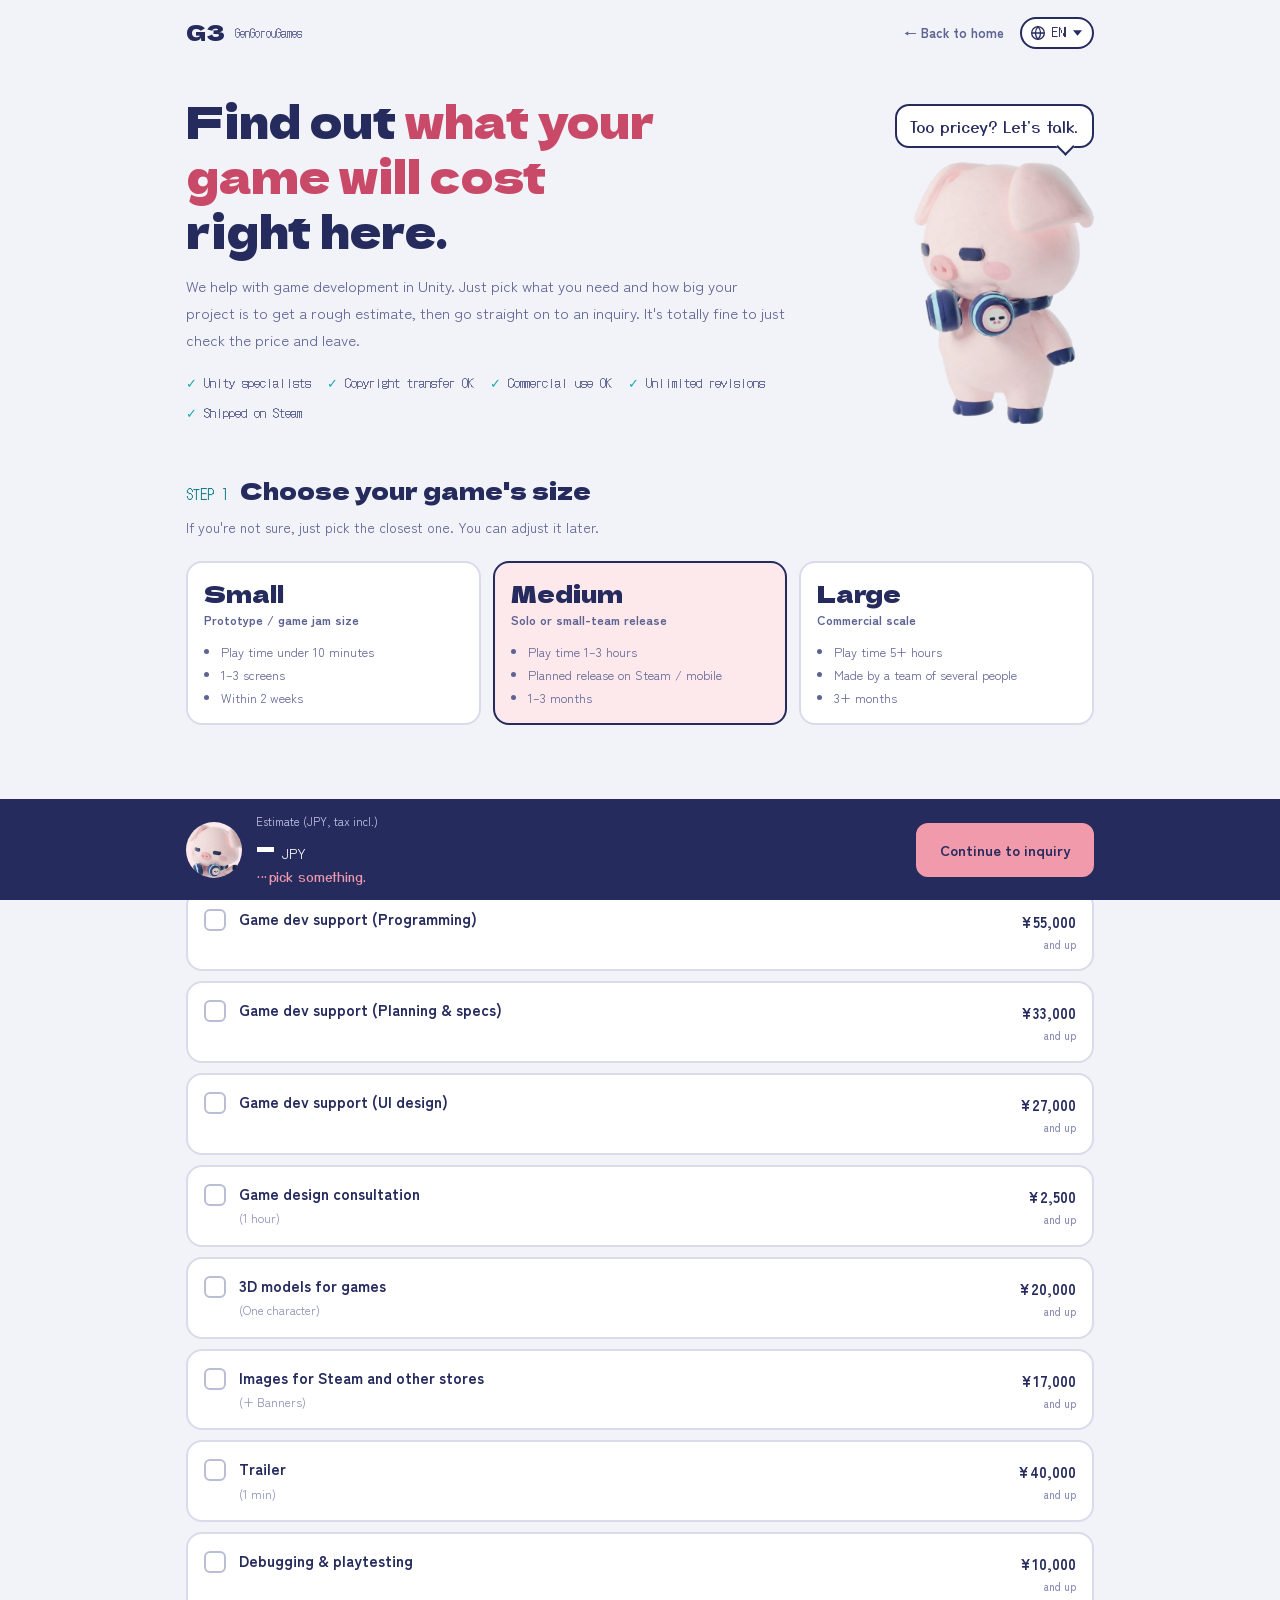
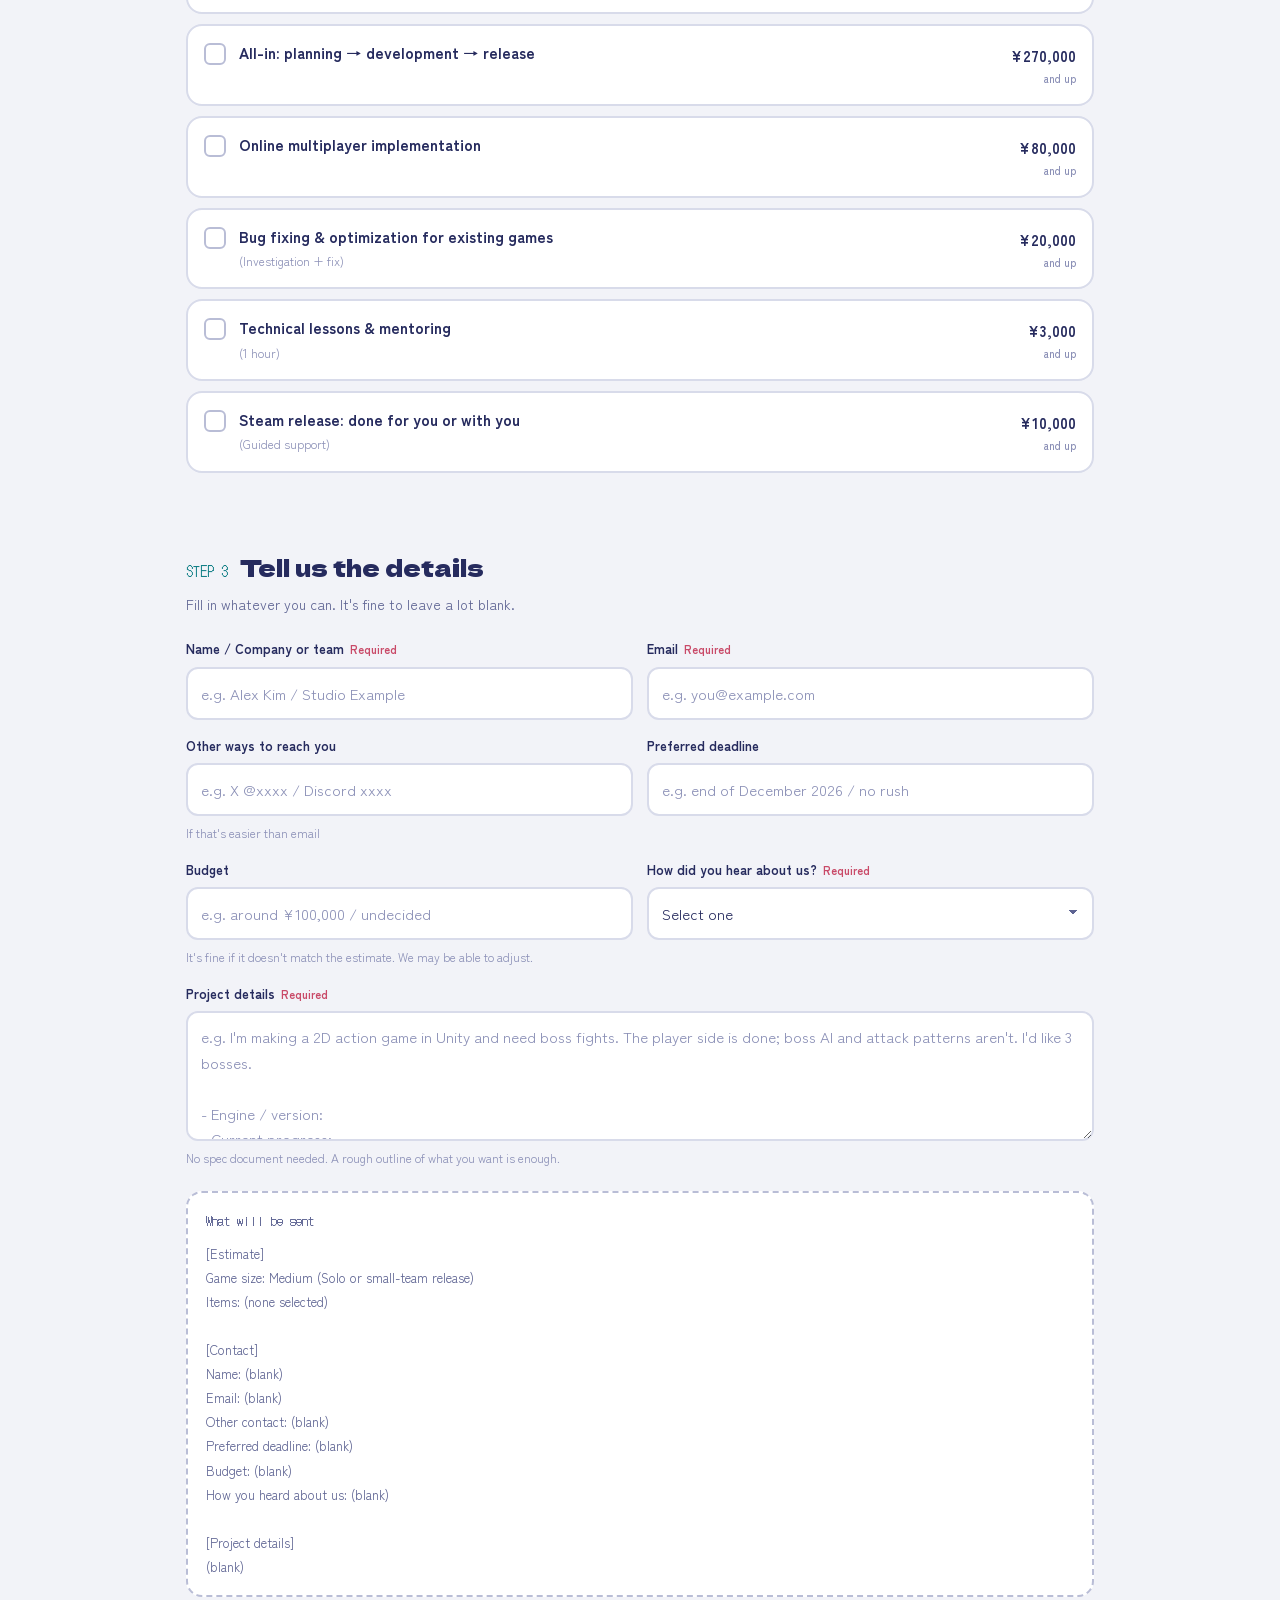
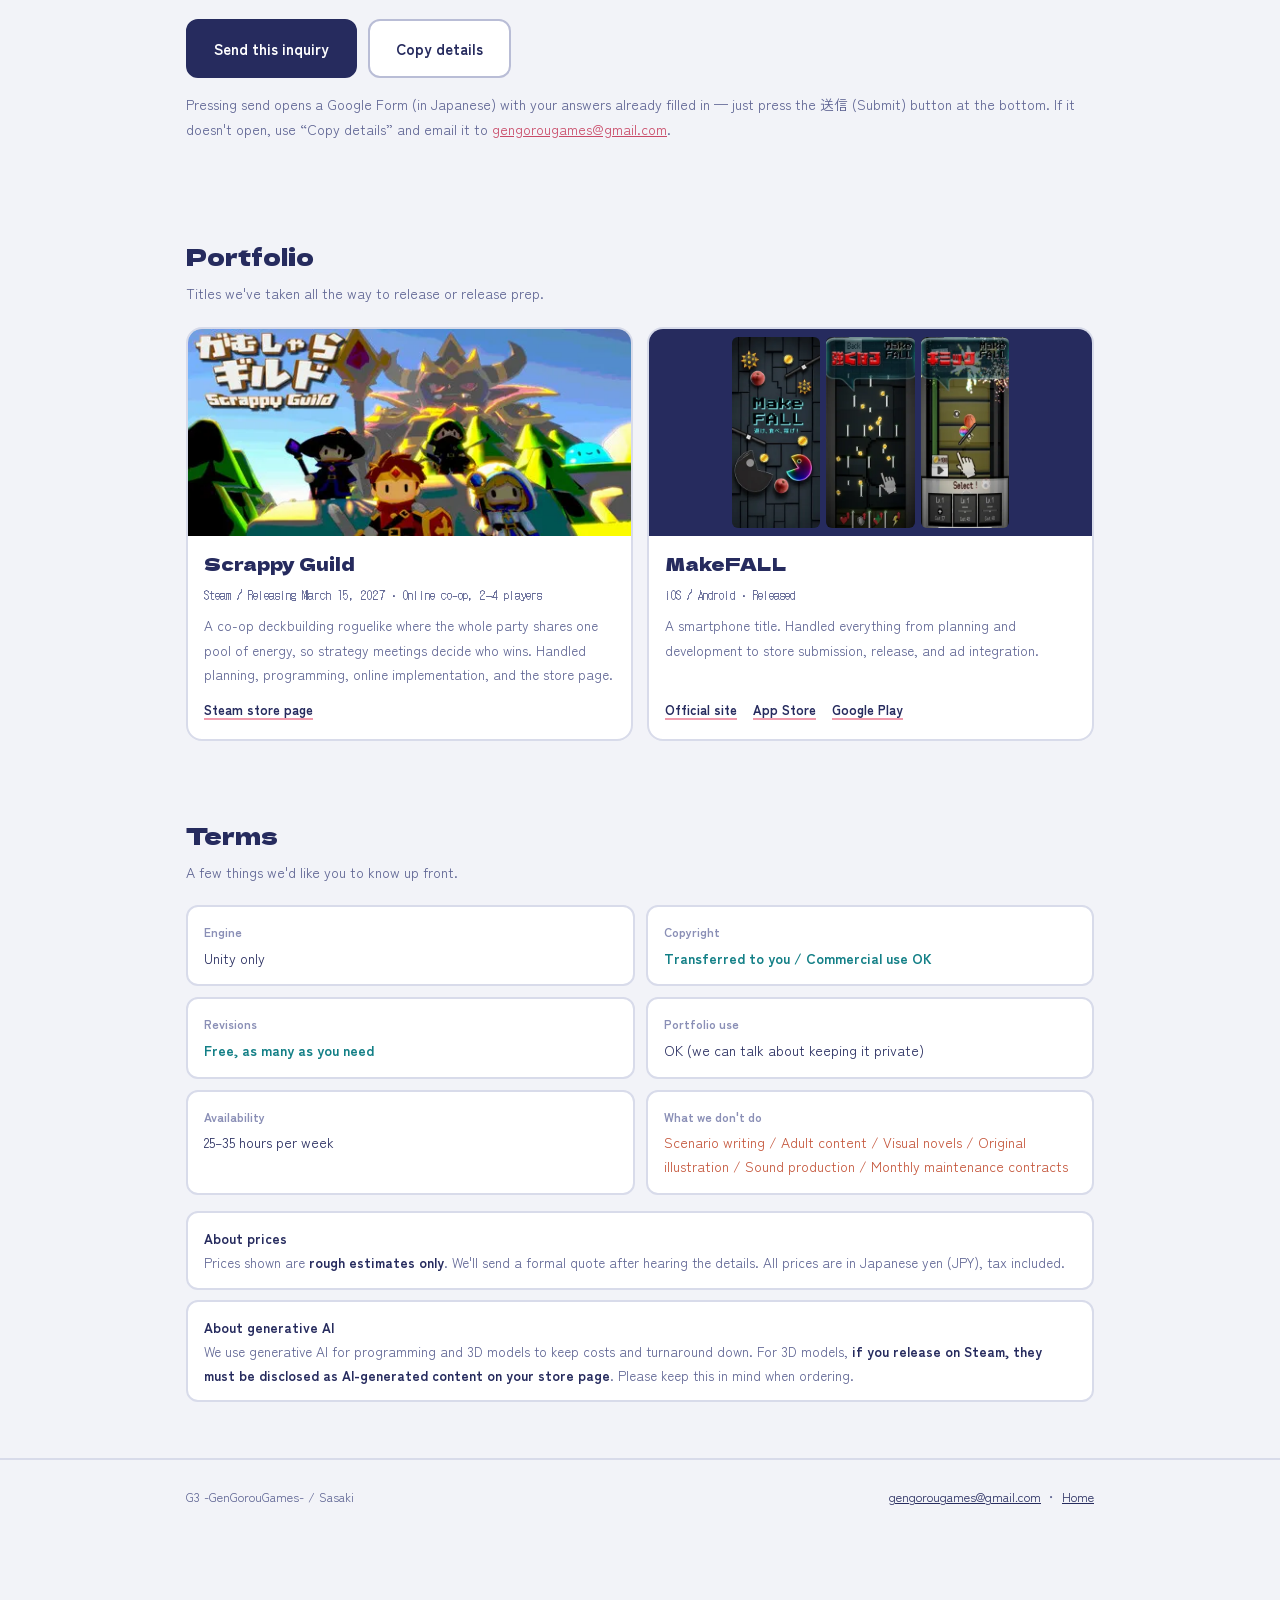
<file: estimate/index.html>
<!DOCTYPE html>
<html lang="ja">
<head>
<meta charset="UTF-8">
<link rel="icon" type="image/png" href="/favicon.png">
<meta name="viewport" content="width=device-width, initial-scale=1">
<title>簡単お見積り | G3 -GenGorouGames-</title>
<meta name="description" content="Unityゲーム開発のお手伝い。項目と規模を選ぶだけで概算金額がわかる簡単お見積りページです。">
<meta property="og:title" content="簡単お見積り | G3 -GenGorouGames-">
<meta property="og:description" content="項目と規模を選ぶだけで概算金額がわかります。そのままご相談まで。">
<meta property="og:type" content="website">
<meta property="og:url" content="https://gengorougames.com/estimate/">
<meta property="og:image" content="https://gengorougames.com/img/ogp.jpg">
<link rel="preconnect" href="https://fonts.googleapis.com">
<link rel="preconnect" href="https://fonts.gstatic.com" crossorigin>
<link rel="stylesheet" href="https://fonts.googleapis.com/css2?family=Dela+Gothic+One&family=DotGothic16&family=Yusei+Magic&family=Zen+Kaku+Gothic+New:wght@400;500;700&display=swap">
<style>
/* Layout: トップページと同じ「居間」のトーン。左に手順、下に金額バー。げんちゃんが金額に一言つっこむ */
:root{
  color-scheme: light;
  --paper:#f2f3f8; --card:#ffffff; --ink:#262b5e; --ink-2:#5d6392; --ink-3:#8a8fb6;
  --line:#d8dbea; --line-hi:#b9bdd6;
  --pink:#f19aac; --pink-soft:#fde8ec; --pink-ink:#c94a68; --teal:#1aa9b1; --teal-ink:#127f86;
  --warn:#c4553a;
  --r:16px;
  --f-display:"Dela Gothic One","Hiragino Sans","Yu Gothic",sans-serif;
  --f-body:"Zen Kaku Gothic New","Hiragino Kaku Gothic ProN","Noto Sans JP","Yu Gothic UI",Meiryo,sans-serif;
  --f-voice:"Yusei Magic","Hiragino Maru Gothic ProN","Yu Gothic",sans-serif;
  --f-dot:"DotGothic16","MS Gothic",monospace;
}
*{box-sizing:border-box}
[hidden]{display:none!important}
html{-webkit-text-size-adjust:100%}
body{margin:0;background:var(--paper);color:var(--ink);font-family:var(--f-body);font-size:15px;line-height:1.8;padding-bottom:112px}
img{max-width:100%;height:auto;display:block}
a{color:var(--pink-ink)}
:focus-visible{outline:3px solid var(--teal);outline-offset:2px}
.wrap{max-width:940px;margin:0 auto;padding-left:max(16px,env(safe-area-inset-left,0px));padding-right:max(16px,env(safe-area-inset-right,0px))}
h1,h2,h3{font-family:var(--f-display);font-weight:400;text-wrap:balance}

.say{font-family:var(--f-voice);font-size:1rem;line-height:1.5;background:var(--card);color:var(--ink);padding:.5em .85em;border-radius:14px;border:2px solid var(--ink);position:relative;display:inline-block}
.say::after{content:"";position:absolute;width:11px;height:11px;background:var(--card);border:2px solid var(--ink);border-top:0;border-left:0;transform:rotate(45deg);bottom:-7px;left:20px}
.say.r::after{left:auto;right:20px}

/* header */
.top .wrap{padding-block:14px;display:flex;align-items:center;justify-content:space-between;gap:12px;flex-wrap:wrap}
.brand{font-family:var(--f-display);font-size:1.3rem;color:var(--ink);text-decoration:none;display:flex;align-items:center;gap:.5em}
.brand i{font-style:normal;font-family:var(--f-dot);font-size:.75rem;color:var(--ink-2)}
.top a.back{font-size:13px;font-weight:700;color:var(--ink-2);text-decoration:none}
.top a.back:hover{color:var(--pink-ink)}
.hdr-r{display:flex;align-items:center;gap:16px}

/* 言語切り替え（トップページと同じ見た目）。見積りページは日本語・英語 */
.lang{position:relative;flex:none}
.lang-btn{font:inherit;font-family:var(--f-dot);font-size:.8rem;letter-spacing:.06em;line-height:1;display:flex;align-items:center;gap:6px;padding:6px 10px 6px 8px;border:2px solid var(--ink);border-radius:999px;background:var(--card);color:var(--ink);cursor:pointer;transition:background .2s}
.lang-btn:hover{background:var(--pink)}
.lang-btn svg{width:16px;height:16px;flex:none}
.lang-btn .car{width:9px;height:9px;transition:transform .2s}
.lang-btn[aria-expanded="true"] .car{transform:rotate(180deg)}
.lang-menu{position:absolute;right:0;top:calc(100% + 8px);z-index:60;margin:0;padding:6px;list-style:none;min-width:150px;background:var(--card);border:2px solid var(--ink);border-radius:14px;box-shadow:0 6px 0 rgba(38,43,94,.12)}
.lang-menu a{display:flex;align-items:center;justify-content:space-between;gap:14px;padding:8px 12px;border-radius:9px;text-decoration:none;font-weight:700;font-size:.92rem;line-height:1.3;color:var(--ink)}
.lang-menu a small{font-family:"DotGothic16",monospace;font-weight:400;font-size:.72rem;color:var(--ink-2)}
.lang-menu a:hover{background:var(--paper)}
.lang-menu a[aria-current="true"]{background:var(--pink)}
.lang-menu a[aria-current="true"] small{color:var(--ink)}

/* hero */
.hero{display:grid;grid-template-columns:minmax(0,1fr) 180px;gap:20px;align-items:end;padding-block:28px 8px}
.hero h1{font-size:clamp(28px,6vw,44px);line-height:1.25;margin:0 0 14px}
.hero h1 span,.hero h1 em{color:var(--pink-ink);font-style:normal}
.hero p{color:var(--ink-2);margin:0 0 18px;max-width:40em}
.hero-gen{position:relative;padding-top:58px}
.hero-gen .say{position:absolute;top:0;right:0;white-space:nowrap}
.badges{display:flex;flex-wrap:wrap;gap:6px 16px;font-family:var(--f-dot);font-size:13px;color:var(--ink-2)}
.badge::before{content:"✓ ";color:var(--teal)}
@media(max-width:640px){.hero{grid-template-columns:1fr}.hero-gen{max-width:200px;justify-self:end;margin-top:-10px}}

/* sections */
section{padding-block:36px}
.stephead{display:flex;align-items:baseline;gap:12px;margin-bottom:4px}
.stepno{flex:none;font-family:var(--f-dot);font-size:14px;color:var(--teal-ink)}
.stephead h2{font-size:24px;margin:0}
.sublead{color:var(--ink-2);font-size:14px;margin:0 0 20px}

/* scale */
.scales{display:grid;grid-template-columns:repeat(3,minmax(0,1fr));gap:12px}
@media(max-width:680px){.scales{grid-template-columns:1fr}}
.scale{text-align:left;cursor:pointer;border:2px solid var(--line);background:var(--card);color:var(--ink);border-radius:var(--r);padding:16px 16px 14px;font:inherit;transition:border-color .15s,background .15s}
.scale:hover{border-color:var(--line-hi)}
.scale[aria-pressed="true"]{border-color:var(--ink);background:var(--pink-soft)}
.scale .nm{font-family:var(--f-display);font-size:24px;line-height:1.2;margin-bottom:2px}
.scale .tag{font-size:12.5px;color:var(--ink-2);margin-bottom:8px;font-weight:700}
.scale ul{margin:0;padding-left:17px;font-size:12.5px;color:var(--ink-2);line-height:1.85}

/* items */
.items{display:grid;gap:10px}
.item{border:2px solid var(--line);background:var(--card);border-radius:var(--r);overflow:hidden;transition:border-color .15s}
.item.on{border-color:var(--ink)}
.itemhead{display:flex;align-items:flex-start;gap:13px;padding:15px 16px;cursor:pointer}
.itemhead input{appearance:none;-webkit-appearance:none;flex:none;width:22px;height:22px;margin:2px 0 0;border-radius:6px;border:2px solid var(--line-hi);background:var(--card);cursor:pointer;position:relative;transition:background .15s,border-color .15s}
.itemhead input:checked{background:var(--ink);border-color:var(--ink)}
.itemhead input:checked::after{content:"";position:absolute;left:6px;top:2px;width:5px;height:10px;border:solid #fff;border-width:0 2.5px 2.5px 0;transform:rotate(42deg)}
.itmain{flex:1;min-width:0}
.itname{font-weight:700;font-size:15.5px;line-height:1.5}
.itunit{font-size:12px;color:var(--ink-3);margin-top:2px}
.itprice{flex:none;text-align:right;font-weight:700;font-size:15px;font-variant-numeric:tabular-nums;white-space:nowrap;padding-top:1px}
.item.on .itprice{color:var(--pink-ink)}
.itprice small{display:block;font-size:11px;font-weight:500;color:var(--ink-3)}
.itbody{border-top:1px dashed var(--line);padding:14px 16px 16px 51px;font-size:13.5px;background:#fafbfd}
@media(max-width:560px){.itbody{padding-left:16px}}
.itbody dl{margin:0;display:grid;gap:9px}
.itbody dt{font-size:12px;font-weight:700;letter-spacing:.06em;color:var(--teal-ink)}
.itbody dt.ng{color:var(--warn)}
.itbody dt.at{color:var(--pink-ink)}
.itbody dd{margin:2px 0 0;color:var(--ink-2);line-height:1.8}
.plans{display:flex;flex-wrap:wrap;gap:7px;margin-top:13px;padding-top:12px;border-top:1px dashed var(--line)}
.plans .lbl{width:100%;font-size:12px;font-weight:700;color:var(--ink-3);margin-bottom:2px}
.plan{font:inherit;font-size:12.5px;cursor:pointer;padding:6px 12px;border-radius:10px;border:2px solid var(--line);background:var(--card);color:var(--ink-2);transition:.15s}
.plan[aria-pressed="true"]{border-color:var(--ink);color:var(--ink);background:var(--pink-soft);font-weight:700}

/* form */
.grid2{display:grid;grid-template-columns:minmax(0,1fr) minmax(0,1fr);gap:14px}
@media(max-width:680px){.grid2{grid-template-columns:1fr}}
.f{display:flex;flex-direction:column;gap:6px;min-width:0}
.f.full{grid-column:1/-1}
.f label{font-size:13px;font-weight:700;color:var(--ink)}
.f label .req{color:var(--pink-ink);font-size:11px;margin-left:6px}
.f input,.f select,.f textarea{font:inherit;font-size:15px;color:var(--ink);background:var(--card);border:2px solid var(--line);border-radius:12px;padding:11px 13px;width:100%;transition:border-color .15s}
.f textarea{min-height:130px;resize:vertical;line-height:1.7}
.f input:focus,.f select:focus,.f textarea:focus{outline:none;border-color:var(--ink)}
.f input::placeholder,.f textarea::placeholder{color:var(--ink-3)}
.f select{appearance:none;background-image:linear-gradient(45deg,transparent 50%,var(--ink-2) 50%),linear-gradient(135deg,var(--ink-2) 50%,transparent 50%);background-position:calc(100% - 19px) 21px,calc(100% - 14px) 21px;background-size:5px 5px,5px 5px;background-repeat:no-repeat;cursor:pointer}
.f .hint{font-size:12px;color:var(--ink-3)}
.err{color:var(--warn);font-size:13.5px;font-weight:700;margin-top:12px;display:none}
.err.show{display:block}
.actions{display:flex;flex-wrap:wrap;gap:11px;margin-top:22px}
.btn{font:inherit;font-weight:700;font-size:15px;cursor:pointer;border-radius:12px;padding:14px 26px;border:2px solid transparent;transition:.15s}
.btn.primary{background:var(--ink);color:#fff;border-color:var(--ink)}
.btn.primary:hover{background:#3a4183;border-color:#3a4183}
.btn.ghost{background:var(--card);color:var(--ink);border-color:var(--line-hi)}
.btn.ghost:hover{border-color:var(--ink)}

.preview{margin-top:22px;border:2px dashed var(--line-hi);border-radius:var(--r);background:var(--card);padding:16px 18px}
.preview h3{margin:0 0 10px;font-family:var(--f-dot);font-size:13px;color:var(--ink-2)}
.preview pre{margin:0;white-space:pre-wrap;word-break:break-word;font-family:var(--f-body);font-size:13px;color:var(--ink-2);line-height:1.85}

/* works */
.works{display:grid;grid-template-columns:minmax(0,1fr) minmax(0,1fr);gap:14px}
@media(max-width:680px){.works{grid-template-columns:1fr}}
.work{border:2px solid var(--line);background:var(--card);border-radius:var(--r);overflow:hidden;display:flex;flex-direction:column}
.work .ph{aspect-ratio:460/215;max-width:100%;background:var(--ink);position:relative;overflow:hidden}
.work .ph img{width:100%;height:100%;object-fit:cover}
.work .ph.mf{display:flex;gap:6px;padding:8px;justify-content:center}
.work .ph.mf img{width:auto;height:100%;object-fit:contain;border-radius:6px}
.work .bd{padding:15px 16px 17px;flex:1;display:flex;flex-direction:column;gap:8px}
.work h3{margin:0;font-size:18px;line-height:1.4}
.work .meta{font-family:var(--f-dot);font-size:12px;color:var(--ink-2)}
.work p{margin:0;font-size:13.5px;color:var(--ink-2);flex:1}
.work .lnks{display:flex;flex-wrap:wrap;gap:6px 16px;margin-top:4px;font-size:13px;font-weight:700}
.work .lnks a{color:var(--ink);text-decoration:underline;text-decoration-color:var(--pink);text-decoration-thickness:2px;text-underline-offset:3px}

/* terms */
.terms{display:grid;grid-template-columns:minmax(0,1fr) minmax(0,1fr);gap:11px}
@media(max-width:680px){.terms{grid-template-columns:1fr}}
.term{border:2px solid var(--line);background:var(--card);border-radius:12px;padding:14px 16px}
.term .k{font-size:12px;font-weight:700;color:var(--ink-3);margin-bottom:4px}
.term .v{font-size:14px;line-height:1.7}
.term .v.good{color:var(--teal-ink);font-weight:700}
.term .v.bad{color:var(--warn)}
.note{background:var(--card);border:2px solid var(--line);border-radius:12px;padding:13px 16px;font-size:13.5px;color:var(--ink-2);line-height:1.8}
.note + .note{margin-top:10px}
.note b{color:var(--ink)}

/* sticky bar */
.bar{position:fixed;left:0;right:0;bottom:0;z-index:50;background:var(--ink);color:#fff;padding-bottom:env(safe-area-inset-bottom,0px)}
.bar .wrap{padding-block:12px;display:flex;align-items:center;gap:14px;justify-content:space-between}
.bar .l{min-width:0;display:flex;align-items:center;gap:14px}
.bar .face{flex:none;width:56px;height:56px;border-radius:50%;background:var(--pink-soft) url(/img/genchan_face.webp) center/cover no-repeat}
.bar .cap{font-size:11.5px;color:#c5c8e6}
.bar .amt{font-family:var(--f-display);font-size:26px;color:#fff;font-variant-numeric:tabular-nums;line-height:1.25}
.bar .amt small{font-family:var(--f-body);font-size:14px;margin-left:2px}
.bar .cnt{font-family:var(--f-voice);font-size:13px;color:var(--pink);white-space:nowrap;overflow:hidden;text-overflow:ellipsis}
.bar .btn{padding:12px 22px;font-size:14.5px;white-space:nowrap;background:var(--pink);color:var(--ink);border-color:var(--pink)}
.bar .btn:hover{background:#fff;border-color:#fff}
@media(max-width:480px){.bar .amt{font-size:21px}.bar .btn{padding:11px 14px;font-size:13.5px}.bar .face{width:44px;height:44px}}

footer{margin-top:20px;padding-block:26px;color:var(--ink-2);font-size:12.5px;border-top:2px solid var(--line)}
footer .wrap{display:flex;flex-wrap:wrap;gap:10px 20px;justify-content:space-between}
footer a{color:var(--ink)}
.sr{position:absolute;width:1px;height:1px;overflow:hidden;clip:rect(0 0 0 0);white-space:nowrap}
@media (prefers-reduced-motion:reduce){*{transition:none!important}}
</style>
</head>
<body>

<header class="top">
  <div class="wrap">
    <a class="brand" href="/">G3<i>GenGorouGames</i></a>
    <div class="hdr-r">
      <a class="back" href="/" data-t="back">← ホームページに戻る</a>
      <div class="lang" id="lang">
        <button type="button" class="lang-btn" id="langBtn" aria-haspopup="true" aria-expanded="false" aria-controls="langMenu" aria-label="言語 / Language">
          <svg viewBox="0 0 24 24" fill="none" stroke="currentColor" stroke-width="2" aria-hidden="true"><circle cx="12" cy="12" r="9.5"/><path d="M2.5 12h19M12 2.5c2.6 2.8 3.9 6 3.9 9.5s-1.3 6.7-3.9 9.5c-2.6-2.8-3.9-6-3.9-9.5s1.3-6.7 3.9-9.5z"/></svg>
          <span id="langCur">JA</span>
          <svg class="car" viewBox="0 0 10 10" fill="currentColor" aria-hidden="true"><path d="M0 2.5h10L5 8.5z"/></svg>
        </button>
        <ul class="lang-menu" id="langMenu" hidden></ul>
      </div>
    </div>
  </div>
</header>

<div class="wrap">

  <div class="hero">
   <div>
    <h1 id="pHeroTitle">ゲーム制作、<span>いくらかかるか</span><br>その場でわかります。</h1>
    <p id="pHeroLead">Unityでのゲーム開発をお手伝いしています。依頼したい内容と規模を選ぶだけで概算金額が出て、そのままご相談まで進めます。もちろん、見積りだけで終わっても大丈夫です。</p>
    <div class="badges" id="pBadges">
      <span class="badge">Unity専門</span>
      <span class="badge">著作権譲渡OK</span>
      <span class="badge">商用利用OK</span>
      <span class="badge">リテイク無制限</span>
      <span class="badge">Steamリリース実績あり</span>
    </div>
   </div>
   <div class="hero-gen" id="pHeroGen"><div class="say r">高いと思ったら、相談して。</div><img src="/img/pose_point.webp" alt="げんちゃん" width="480" height="698"></div>
  </div>

  <!-- STEP 1 -->
  <section id="step1">
    <div class="stephead"><span class="stepno">STEP 1</span><h2 id="pS1t">ゲームの規模を選ぶ</h2></div>
    <p class="sublead" id="pS1l">迷ったら近いほうで大丈夫です。あとで調整できます。</p>
    <div class="scales" id="scales"></div>
  </section>

  <!-- STEP 2 -->
  <section id="step2">
    <div class="stephead"><span class="stepno">STEP 2</span><h2 id="pS2t">依頼したい項目を選ぶ</h2></div>
    <p class="sublead" id="pS2l">複数選べます。チェックすると「どこまで対応できるか」が開きます。</p>
    <div class="items" id="items"></div>
  </section>

  <!-- STEP 3 -->
  <section id="step3">
    <div class="stephead"><span class="stepno">STEP 3</span><h2 id="pS3t">詳しい内容を入力する</h2></div>
    <p class="sublead" id="pS3l">わかる範囲で大丈夫です。空欄が多くても受け付けています。</p>

    <div class="grid2">
      <div class="f">
        <label for="f-name" data-t="nameL">お名前 / 会社名・チーム名<span class="req">必須</span></label>
        <input id="f-name" type="text" placeholder="例：佐々木 / 〇〇スタジオ" data-tp="namePh" autocomplete="name">
      </div>
      <div class="f">
        <label for="f-mail" data-t="mailL">メールアドレス<span class="req">必須</span></label>
        <input id="f-mail" type="email" placeholder="例：you@example.com" data-tp="mailPh" autocomplete="email">
      </div>
      <div class="f">
        <label for="f-contact" data-t="contactL">その他の連絡手段</label>
        <input id="f-contact" type="text" placeholder="例：X @xxxx / Discord xxxx" data-tp="contactPh">
        <span class="hint" data-t="contactH">メールより連絡が取りやすい場合はこちらへ</span>
      </div>
      <div class="f">
        <label for="f-deadline" data-t="deadlineL">希望納期</label>
        <input id="f-deadline" type="text" placeholder="例：2026年12月末 / 急ぎではない" data-tp="deadlinePh">
      </div>
      <div class="f">
        <label for="f-budget" data-t="budgetL">ご予算</label>
        <input id="f-budget" type="text" placeholder="例：10万円くらい / 未定" data-tp="budgetPh">
        <span class="hint" data-t="budgetH">概算と合わなくても大丈夫です。調整できる場合があります</span>
      </div>
      <div class="f">
        <label for="f-source" data-t="sourceL">どこで知りましたか<span class="req">必須</span></label>
        <select id="f-source">
          <option value="">選んでください</option>
          <option>X（旧Twitter）</option>
          <option>Steam</option>
          <option>ココナラ</option>
          <option>知人・友人の紹介</option>
          <option>学校・DreamCraft関係</option>
          <option>イベント（TGSなど）</option>
          <option>YouTube</option>
          <option>検索エンジン</option>
          <option>その他</option>
        </select>
      </div>
      <div class="f full">
        <label for="f-detail" data-t="detailL">ご依頼の詳細<span class="req">必須</span></label>
        <textarea id="f-detail" data-tp="detailPh" placeholder="例：Unityで作っている2Dアクションのボス戦を実装したいです。プレイヤー側はできていて、ボスのAIと攻撃パターンが未実装です。3体分お願いしたいです。&#10;&#10;・使用エンジン / バージョン：&#10;・現在の進捗：&#10;・お願いしたいこと："></textarea>
        <span class="hint" data-t="detailH">仕様書がなくても大丈夫です。やりたいことの概要だけでも構いません。</span>
      </div>
    </div>

    <div class="err" id="err"></div>

    <div class="preview">
      <h3 data-t="previewH">送信される内容</h3>
      <pre id="preview"></pre>
    </div>

    <div class="actions">
      <button class="btn primary" id="send" data-t="send">この内容で相談する</button>
      <button class="btn ghost" id="copy" data-t="copy">内容をコピー</button>
    </div>
    <p class="sublead" id="pSendNote" style="padding-left:0;margin-top:14px">
      送信すると入力内容が入った状態のフォームが開きます。うまく開かない場合は「内容をコピー」して
      <a href="mailto:gengorougames@gmail.com">gengorougames@gmail.com</a> までお送りください。
    </p>
  </section>

  <!-- 実績 -->
  <section id="works">
    <div class="stephead" style="gap:0"><h2 id="pWt">制作実績</h2></div>
    <p class="sublead" id="pWl" style="padding-left:0">実際にリリース・配信準備まで通した作品です。</p>
    <div class="works" id="pWorks">
      <article class="work">
        <div class="ph">
          <img src="/img/guild_header.webp" alt="がむしゃらギルド -Scrappy Guild-" loading="lazy">
        </div>
        <div class="bd">
          <h3>がむしゃらギルド -Scrappy Guild-</h3>
          <div class="meta">Steam / 2027年3月15日 発売予定 ・ オンライン協力 2〜4人</div>
          <p>パーティ全員でエネルギーを共有する協力型デッキ構築ローグライク。作戦会議が勝敗を分けます。企画・プログラム・オンライン実装・ストアページまで担当。</p>
          <div class="lnks">
            <a href="https://store.steampowered.com/app/4842440/Scrappy_Guild/" target="_blank" rel="noopener">Steamストアページ</a>
          </div>
        </div>
      </article>

      <article class="work">
        <div class="ph mf">
          <img src="/img/makefall_1.webp" alt="MakeFALLの画面" loading="lazy"><img src="/img/makefall_2.webp" alt="" loading="lazy"><img src="/img/makefall_3.webp" alt="" loading="lazy">
        </div>
        <div class="bd">
          <h3>MakeFALL</h3>
          <div class="meta">iOS / Android ・ リリース済み</div>
          <p>スマートフォン向けにリリースしたタイトル。企画から制作、ストア申請・配信、広告実装までを一通り担当しました。</p>
          <div class="lnks">
            <a href="https://sites.google.com/view/makefallsite/" target="_blank" rel="noopener">公式サイト</a>
            <a href="https://apps.apple.com/jp/app/makefall/id6760619572" target="_blank" rel="noopener">App Store</a>
            <a href="https://play.google.com/store/apps/details?id=com.DefaultCompany.kzunokosi" target="_blank" rel="noopener">Google Play</a>
          </div>
        </div>
      </article>
    </div>
  </section>

  <!-- 条件 -->
  <section id="terms">
    <div class="stephead" style="gap:0"><h2 id="pTt">お受けする条件</h2></div>
    <p class="sublead" id="pTl" style="padding-left:0">先に知っておいてほしいことをまとめました。</p>
    <div class="terms" id="pTerms">
      <div class="term"><div class="k">対応エンジン</div><div class="v">Unity のみ</div></div>
      <div class="term"><div class="k">著作権</div><div class="v good">譲渡します / 商用利用OK</div></div>
      <div class="term"><div class="k">修正・リテイク</div><div class="v good">何度でも無料</div></div>
      <div class="term"><div class="k">実績としての公開</div><div class="v">OK（非公開のご希望も相談できます）</div></div>
      <div class="term"><div class="k">稼働できる時間</div><div class="v">週 25〜35時間</div></div>
      <div class="term"><div class="k">対応できないもの</div><div class="v bad">シナリオ制作 / アダルト作品 / ノベルゲーム / イラストの描き起こし / サウンド制作 / 月額の運用保守</div></div>
    </div>

    <div style="margin-top:16px" id="pNotes">
      <div class="note">
        <b>金額について</b><br>
        表示されるのはあくまで<b>概算の目安</b>です。正式なお見積りは、内容をうかがったうえで改めてお出しします。表示金額はすべて税込です。
      </div>
      <div class="note">
        <b>生成AIの利用について</b><br>
        プログラム実装・3Dモデル制作では生成AIを活用して、費用と納期を抑えています。3Dモデルについては、<b>Steamで配信する場合にストアページでのAI生成コンテンツの申告対象</b>になります。ご了承のうえでご依頼ください。
      </div>
    </div>
  </section>

</div>

<footer>
  <div class="wrap">
    <span id="pFoot">G3 -GenGorouGames- / 佐々木</span>
    <span><a href="mailto:gengorougames@gmail.com">gengorougames@gmail.com</a> ・ <a href="/" data-t="home">ホームページ</a></span>
  </div>
</footer>

<div class="bar">
  <div class="wrap">
    <div class="l">
      <div class="face" aria-hidden="true"></div>
      <div style="min-width:0">
        <div class="cap" id="pCap">概算金額の目安</div>
        <div class="amt" id="total">— <small>円</small></div>
        <div class="cnt" id="count">…項目、選んで。</div>
      </div>
    </div>
    <button class="btn primary" id="jump">相談へ進む</button>
  </div>
</div>

<textarea class="sr" id="clip" aria-hidden="true" tabindex="-1"></textarea>

<script>
/* =====================================================================
   言語。見積りページは日本語(ja)と英語(en)。英語の文章は content/〇〇.en.json（管理画面で編集）。
   トップで中国語・韓国語を選んでいる人には英語を出す。
   ===================================================================== */
var EST_LANGS=[{code:"ja",label:"日本語",short:"JA"},{code:"en",label:"English",short:"EN"}];
var EST_PREF="ja"; /* トップページで使う言語（中国語・韓国語もあり得る） */
var EST_LANG=(function(){
  var ALL=["ja","en","zh","ko"], ok=function(c){return ALL.indexOf(c)>=0;}, fit=function(c){EST_PREF=c; return c==="ja"?"ja":"en";};
  var q=new URLSearchParams(location.search).get("lang");
  if(ok(q)){ try{localStorage.setItem("g3-lang",q)}catch(e){} return fit(q); }
  try{ var s=localStorage.getItem("g3-lang"); if(ok(s)) return fit(s); }catch(e){}
  if(/bot|crawl|spider|slurp|lighthouse/i.test(navigator.userAgent)) return "ja";
  var ns=(navigator.languages&&navigator.languages.length)?navigator.languages:[navigator.language||"ja"];
  for(var i=0;i<ns.length;i++){ var p=String(ns[i]).toLowerCase().split("-")[0]; if(ok(p)) return fit(p); }
  return fit("en");
})();
/* 画面の決まった文言（管理画面に出さないもの） */
var EST_UI={
  ja:{gen:"げんちゃん",pick:"選んでください",can:"できること",ng:"できないこと",at:"ご注意",planLbl:"プランを選んでください（ゲームの規模とは別です）",select:"{n}を選択",
      copied:"コピーしました",copy:"内容をコピー",copyFail:"コピーできませんでした",missing:"次の項目が未入力です：",
      need:{items:"依頼したい項目",name:"お名前",mail:"メールアドレス",source:"どこで知ったか",detail:"ご依頼の詳細"}},
  en:{back:"← Back to home",nameL:"Name / Company or team",namePh:"e.g. Alex Kim / Studio Example",mailL:"Email",mailPh:"e.g. you@example.com",
      contactL:"Other ways to reach you",contactPh:"e.g. X @xxxx / Discord xxxx",contactH:"If that's easier than email",
      deadlineL:"Preferred deadline",deadlinePh:"e.g. end of December 2026 / no rush",
      budgetL:"Budget",budgetPh:"e.g. around ¥100,000 / undecided",budgetH:"It's fine if it doesn't match the estimate. We may be able to adjust.",
      sourceL:"How did you hear about us?",detailL:"Project details",
      detailPh:"e.g. I'm making a 2D action game in Unity and need boss fights. The player side is done; boss AI and attack patterns aren't. I'd like 3 bosses.\n\n- Engine / version:\n- Current progress:\n- What you'd like us to do:",
      detailH:"No spec document needed. A rough outline of what you want is enough.",
      previewH:"What will be sent",send:"Send this inquiry",copy:"Copy details",home:"Home",req:"Required",
      gen:"Genchan",pick:"Select one",can:"What's included",ng:"Not included",at:"Note",planLbl:"Choose a plan (separate from game size)",select:"Select {n}",
      copied:"Copied",copyFail:"Couldn't copy",missing:"Please fill in: ",
      need:{items:"Items",name:"Name",mail:"Email",source:"How you heard about us",detail:"Project details"},
      title:"Quick Estimate | G3 -GenGorouGames-",
      desc:"Game development help in Unity. Pick what you need and your project size to get a rough price right away."}
};
document.documentElement.lang=EST_LANG;
if(EST_LANG!=="ja"){ document.title=EST_UI[EST_LANG].title; document.querySelector('meta[name="description"]').content=EST_UI[EST_LANG].desc; }

/* 翻訳を日本語版に重ねる。翻訳するのは下の項目だけで、金額・ID・画像・フォーム設定は常に日本語版を使う */
var EST_TR=["hero.title","hero.lead","hero.badges","hero.gen.say","steps.*.title","steps.*.lead","scales.*.name","scales.*.tag","scales.*.lines",
  "sources","sendNote","bar.caption","bar.empty","bar.button","bar.mutters.*.text","works.title","works.lead","works.items.*.title","works.items.*.meta",
  "works.items.*.desc","works.items.*.links.*.label","terms.title","terms.lead","terms.items.*.k","terms.items.*.v","terms.notes.*.title","terms.notes.*.body","footer",
  "items.*.name","items.*.unit.s","items.*.unit.m","items.*.unit.l","items.*.plans.*.label","items.*.can","items.*.ng","items.*.at"];
function estOverlay(base,loc,path){
  path=path||"";
  var isObj=function(x){return x&&typeof x==="object"&&!Array.isArray(x);};
  if(EST_TR.indexOf(path)>=0){
    if(Array.isArray(base)){ var v=Array.isArray(loc)?loc.filter(function(x){return typeof x==="string"&&x.trim();}):[]; return v.length?v:base; }
    return (typeof loc==="string"&&loc.trim())?loc:base;
  }
  if(Array.isArray(base)){
    if(!Array.isArray(loc)) return base;
    return base.map(function(b,i){
      var l=null;
      if(isObj(b)&&b.id!=null&&b.id!==""){ for(var j=0;j<loc.length;j++) if(isObj(loc[j])&&loc[j].id===b.id){l=loc[j];break;} }
      else l=loc[i];
      return estOverlay(b,l,(path?path+".":"")+"*");
    });
  }
  if(!isObj(base)||!isObj(loc)) return base;
  var o={}; for(var k in base) o[k]=estOverlay(base[k],loc[k],(path?path+".":"")+k);
  return o;
}

/* ヘッダーの言語メニュー */
(function(){
  var btn=document.getElementById("langBtn"), menu=document.getElementById("langMenu");
  var cur=EST_LANGS.filter(function(l){return l.code===EST_LANG;})[0];
  document.getElementById("langCur").textContent=cur.short;
  menu.innerHTML=EST_LANGS.map(function(l){return '<li><a href="?lang='+l.code+'" hreflang="'+l.code+'" lang="'+l.code+'" data-lang="'+l.code+'"'+(l.code===EST_LANG?' aria-current="true"':'')+'>'+l.label+'<small>'+l.code.toUpperCase()+'</small></a></li>';}).join("");
  var open=function(v){menu.hidden=!v; btn.setAttribute("aria-expanded",v);};
  btn.addEventListener("click",function(e){e.stopPropagation(); open(menu.hidden); if(!menu.hidden) menu.querySelector("a").focus();});
  menu.addEventListener("click",function(e){var a=e.target.closest("a[data-lang]"); if(a){try{localStorage.setItem("g3-lang",a.dataset.lang)}catch(_){}}});
  document.addEventListener("click",function(e){if(!e.target.closest("#lang")) open(false);});
  document.addEventListener("keydown",function(e){if(e.key==="Escape"&&!menu.hidden){open(false);btn.focus();}});
  /* トップへ戻るリンクにも言語を引き継ぐ */
  if(EST_PREF!=="ja") Array.prototype.forEach.call(document.querySelectorAll('a[href="/"]'),function(a){a.href="/?lang="+EST_PREF;});
})();

/* 画面の決まった文言を差し替え */
if(EST_LANG!=="ja"){
  var U0=EST_UI[EST_LANG];
  Array.prototype.forEach.call(document.querySelectorAll("[data-t]"),function(el){
    var v=U0[el.dataset.t]; if(v==null) return; var req=el.querySelector(".req");
    el.textContent=v; if(req){ req.textContent=U0.req; el.appendChild(req); }
  });
  Array.prototype.forEach.call(document.querySelectorAll("[data-tp]"),function(el){ var v=U0[el.dataset.tp]; if(v!=null) el.placeholder=v; });
}

/* content/*.json（管理画面で編集する中身）を読み込んでから、下のスクリプトを動かす */
(function(){
  var get=function(u){ return fetch(u,{cache:"no-store"}).then(function(r){return r.ok?r.json():null;}).catch(function(){return null;}); };
  var en=EST_LANG!=="ja";
  Promise.all([get("/content/estimate.json"),get("/content/estimate-page.json"),
    en?get("/content/estimate."+EST_LANG+".json"):null, en?get("/content/estimate-page."+EST_LANG+".json"):null])
  .then(function(r){
    var items=r[0], page=r[1];
    if(page){ window.__EPAGE_JA=page; window.__EPAGE=en?estOverlay(page,r[3]):page; }
    if(items&&items.items&&items.items.length){ window.__ITEMS_JA=items.items; window.__ITEMS=en?estOverlay(items,r[2]).items:items.items; }
    var m=document.getElementById("est-main"); var s=document.createElement("script"); s.textContent=m.textContent; m.parentNode.insertBefore(s,m.nextSibling);
  });
})();
</script>
<script type="text/plain" id="est-main">
/* =========================================================================
   Googleフォーム連携の設定
   フォームを作成したら、以下の baseUrl と entries を埋めてください。
   未設定の場合はメール（gengorougames@gmail.com）での送信に自動で切り替わります。
   ========================================================================= */
var FORM_CONFIG = {
  baseUrl: "https://docs.google.com/forms/d/e/1FAIpQLScIfFbDhM75f04zwuBBbw3KpbVSJtE4-QmT48UyfXC1ISZ8sA/viewform?usp=pp_url",
  entries: {
    name:     "entry.750009393",   // 1 お名前 / 会社名・チーム名
    email:    "entry.772076747",   // 2 メールアドレス
    contact:  "entry.762788405",   // 3 その他の連絡手段
    scale:    "entry.1428991655",  // 4 ゲームの規模
    items:    "entry.727097395",   // 5 依頼項目
    total:    "entry.74222380",    // 6 概算合計
    deadline: "entry.1358860953",  // 7 希望納期
    budget:   "entry.1148990644",  // 8 ご予算
    source:   "entry.48801565",    // 9 どこで知りましたか
    detail:   "entry.1593048339"   // 10 ご依頼の詳細
  }
};
var MAIL_TO = "gengorougames@gmail.com";


/* ========================= 言語 ========================= */
var LANG = window.EST_LANG || "ja", EN = LANG !== "ja";
var U = EST_UI[LANG] || EST_UI.ja;
for(var _k in EST_UI.ja) if(U[_k]==null) U[_k]=EST_UI.ja[_k];
var PG_JA = window.__EPAGE_JA || null;   /* フォームには日本語の値を送る（フォーム側の選択肢と合わせるため） */

/* ========================= ページの文言（content/estimate-page.json） ========================= */
var PG = window.__EPAGE || null;
var esc = function(s){ return String(s==null?"":s).replace(/[&<>"]/g,function(c){return {"&":"&amp;","<":"&lt;",">":"&gt;",'"':"&quot;"}[c];}); };
var inl = function(s){ return esc(s).replace(/\*([^*\n]+)\*/g,"<em>$1</em>").replace(/\n/g,"<br>"); };
var POSES = {point:"/img/pose_point.webp",shrug:"/img/pose_shrug.webp",tired:"/img/pose_tired.webp",wave:"/img/pose_wave.webp",sign:"/img/genchan_sign.webp",sleep:"/img/pose_sleep.webp"};
function setH(id,html){ var el=document.getElementById(id); if(el && html!=null) el.innerHTML=html; }
if(PG){
  var H=PG.hero||{};
  if(H.title) setH("pHeroTitle", inl(H.title));
  if(H.lead) setH("pHeroLead", inl(H.lead));
  if(H.badges) setH("pBadges", H.badges.map(function(b){return '<span class="badge">'+esc(b)+'</span>';}).join(""));
  if(H.gen){ var gp=POSES[H.gen.pose]; setH("pHeroGen", gp ? (H.gen.say?'<div class="say r">'+inl(H.gen.say)+'</div>':'')+'<img src="'+gp+'" alt="'+esc(U.gen)+'">' : ""); document.getElementById("pHeroGen").hidden=!gp; }
  (PG.steps||[]).forEach(function(s,i){ if(s.title) setH("pS"+(i+1)+"t", inl(s.title)); if(s.lead!=null) setH("pS"+(i+1)+"l", inl(s.lead)); });
  if(PG.mail) MAIL_TO = PG.mail;
  if(PG.sendNote) setH("pSendNote", inl(PG.sendNote).replace("{mail}",'<a href="mailto:'+esc(MAIL_TO)+'">'+esc(MAIL_TO)+'</a>'));
  if(PG.sources && PG.sources.length) setH("f-source", '<option value="">'+esc(U.pick)+'</option>'+PG.sources.map(function(s){return '<option>'+esc(s)+'</option>';}).join(""));
  var W=PG.works||{};
  if(W.title) setH("pWt", inl(W.title)); if(W.lead!=null) setH("pWl", inl(W.lead));
  if(W.items) setH("pWorks", W.items.map(function(w){
    var imgs=(w.images||[]).map(function(s,k){return '<img src="'+esc(s)+'" alt="'+(k?"":esc(w.title))+'" loading="lazy">';}).join("");
    return '<article class="work"><div class="ph'+(w.style==="phone"?" mf":"")+'">'+imgs+'</div><div class="bd"><h3>'+esc(w.title)+'</h3>'+
      (w.meta?'<div class="meta">'+esc(w.meta)+'</div>':'')+'<p>'+inl(w.desc)+'</p><div class="lnks">'+
      (w.links||[]).filter(function(l){return l.label&&l.url;}).map(function(l){return '<a href="'+esc(l.url)+'" target="_blank" rel="noopener">'+esc(l.label)+'</a>';}).join("")+'</div></div></article>';
  }).join(""));
  var T=PG.terms||{};
  if(T.title) setH("pTt", inl(T.title)); if(T.lead!=null) setH("pTl", inl(T.lead));
  if(T.items) setH("pTerms", T.items.map(function(t){ var c=t.tone==="good"?" good":t.tone==="bad"?" bad":""; return '<div class="term"><div class="k">'+esc(t.k)+'</div><div class="v'+c+'">'+inl(t.v)+'</div></div>'; }).join(""));
  if(T.notes) setH("pNotes", T.notes.map(function(n){ return '<div class="note"><b>'+esc(n.title)+'</b><br>'+inl(n.body).replace(/<em>/g,"<b>").replace(/<\/em>/g,"</b>")+'</div>'; }).join(""));
  if(PG.footer) document.getElementById("pFoot").textContent=PG.footer;
  var B=PG.bar||{};
  if(B.caption) document.getElementById("pCap").textContent=B.caption;
  if(B.button) document.getElementById("jump").textContent=B.button;
  if(B.empty) document.getElementById("count").textContent=B.empty;
  if(PG.form && PG.form.entries){ FORM_CONFIG = { baseUrl: PG.form.baseUrl||"", entries: PG.form.entries }; }
}

/* ========================= データ ========================= */
var SCALES = (PG && PG.scales && PG.scales.length===3) ? PG.scales : [
  { id:"s", name:"小", tag:"プロトタイプ / ゲームジャム規模",
    lines:["想定プレイ時間 10分以内","画面数 1〜3枚","期間 2週間以内"] },
  { id:"m", name:"中", tag:"個人〜少人数でのリリース規模",
    lines:["想定プレイ時間 1〜3時間","Steam・スマホでの配信を想定","期間 1〜3ヶ月"] },
  { id:"l", name:"大", tag:"商業規模",
    lines:["想定プレイ時間 5時間以上","チーム複数人で制作","期間 3ヶ月以上"] }
];

/* 依頼項目と料金は content/estimate.json（管理画面で編集）。ここは読み込めなかったときの予備 */
var ITEMS = window.__ITEMS || [
  {
    id:"prog", name:"ゲーム制作協力（プログラム）", scaled:true,
    price:{s:15000,m:55000,l:200000},
    can:"Unityでの機能実装全般をお受けします。生成AIを活用してスピードを出しています。ReadMe（仕様・引き継ぎ資料）もあわせて作成します。仕様書がなくても、やりたいことの概要を伝えていただければ、すり合わせながら形にします。",
    ng:"Unity以外のエンジンは対応できません。"
  },
  {
    id:"plan", name:"ゲーム制作協力（企画・仕様書）", scaled:true,
    price:{s:10000,m:33000,l:120000},
    can:"ゲームの企画立案と仕様書の作成。仕様書はExcelで共有し、そのまま制作に使える形でお渡しします。",
    ng:"シナリオ・ストーリーの制作は対応できません。"
  },
  {
    id:"ui", name:"ゲーム制作協力（UIデザイン）", scaled:true,
    price:{s:7500,m:27000,l:100000},
    can:"Photoshopでボタン・フレーム・パネルなど、シンプルで見やすいUIパーツを作成します。Unityへの組み込みまで対応可能です。",
    ng:"イラストは描けません。キャラクター絵や凝った装飾が必要なUIは対応外です。"
  },
  {
    id:"consult", name:"ゲーム企画相談", scaled:false,
    plans:[{k:"s",label:"1時間",price:2500},{k:"m",label:"3時間",price:10000},{k:"l",label:"月契約",price:30000}],
    can:"システム面をどう面白くするか、テーマをどう見せるか。オンライン通話で一緒に考えます。作りかけの企画でも、まだ何もなくても大丈夫です。",
    ng:"アダルト（エロ）作品、ノベルゲームは対応できません。"
  },
  {
    id:"model", name:"ゲームで使用する3Dモデル", scaled:true,
    price:{s:4000,m:20000,l:80000},
    unit:{s:"小物1点",m:"キャラクター1体",l:"キャラクター＋モーション"},
    can:"生成AIで作ったモデルをBlenderで調整して納品します。シンプルな形状のものに限ります。",
    ng:"ハイポリゴンのモデル、複雑なリギング・モーションは対応外です。",
    at:"生成AIを使用しているため、Steamで配信する場合はAI生成コンテンツの申告対象になります。"
  },
  {
    id:"img", name:"Steamなどに使用する画像", scaled:true,
    price:{s:5000,m:17000,l:50000},
    unit:{s:"カプセル画像一式",m:"＋各種バナー",l:"ストアページ画像一式"},
    can:"ゲーム内のスクリーンショットを撮り、Photoshopなどで加工してカプセル画像・バナーを作成します。Steamの規定サイズにすべて合わせます。",
    ng:"イラストは描けません。描き起こしのキービジュアルは対応外です。"
  },
  {
    id:"pv", name:"PV制作", scaled:true,
    price:{s:15000,m:40000,l:120000},
    unit:{s:"30秒",m:"1分",l:"1分＋撮影用素材の作成"},
    can:"ゲームをキャプチャして、Premiere Proで編集します。シンプルで見やすい構成のPVを作ります。",
    ng:"凝ったモーショングラフィックス、実写撮影、オリジナル楽曲は対応外です。BGMはフリー素材か、ご支給の素材を使用します。"
  },
  {
    id:"debug", name:"デバッグ・プレイテスト", scaled:true,
    price:{s:2500,m:10000,l:40000},
    can:"実際にプレイしてバグを洗い出し、再現手順つきのレポートで報告します。あわせて、ゲームクリエイター目線で「ここがもったいない」という改善意見も出します。",
    ng:"自動テストの構築は別途ご相談ください。"
  },
  {
    id:"full", name:"ゲーム企画〜制作〜配信 一括", scaled:true,
    price:{s:75000,m:270000,l:800000},
    can:"企画からUnityでの制作、Steam / iOS / Google Play への配信まで一通りお受けします。広告の実装・配置も対応可能です。",
    ng:"シナリオ制作、本格的なイラスト・サウンドは対応外です（ご支給いただくか、別途外注をお願いします）。",
    at:"スケジュールの都合上、同時にお受けできる件数に限りがあります。まずご相談ください。"
  },
  {
    id:"net", name:"オンラインマルチプレイ実装", scaled:true,
    price:{s:25000,m:80000,l:300000},
    can:"Unityでのオンライン対戦・協力プレイの実装。生成AIを活用しつつ、実際にオンライン協力ゲームを作った経験をもとに対応します。",
    at:"通信まわりは仕様によって工数が大きく変わります。金額は目安として見てください。"
  },
  {
    id:"fix", name:"既存ゲームのバグ修正・最適化", scaled:true,
    price:{s:5000,m:20000,l:80000},
    unit:{s:"調査・原因特定まで",m:"調査＋修正",l:"調査＋修正＋最適化"},
    can:"Unityプロジェクトの不具合調査・修正、動作が重い箇所の最適化。生成AIを活用して対応します。",
    at:"プロジェクト一式を共有していただく必要があります。「小」は調査と原因特定までで、修正は別途となります。"
  },
  {
    id:"lesson", name:"技術レクチャー・メンター", scaled:false,
    plans:[{k:"s",label:"1時間",price:3000},{k:"m",label:"月4回",price:13000},{k:"l",label:"月8回",price:40000}],
    can:"Unityの使い方、実装の考え方、個人開発の進め方を、自分が実際にやってきた経験ベースで教えます。オンライン通話で対応します。",
    ng:"学校の課題そのものの代行は対応できません。"
  },
  {
    id:"steam", name:"Steamリリース作業の代行・同伴", scaled:false,
    plans:[{k:"s",label:"同伴サポート",price:10000},{k:"m",label:"代行",price:17000},{k:"l",label:"申請〜リリース一括",price:50000}],
    can:"Steamworksの設定、ストアページの作成、ビルドの提出、審査対応。こちらで代行することも、画面共有しながら一緒に進めて覚えてもらうこともできます。",
    at:"Steam Directの登録手数料のお支払い、銀行口座・税務情報の登録はご本人の対応が必要です。"
  }
];

/* ========================= 状態 ========================= */
var state = { scale:"m", picked:{}, plans:{} };
ITEMS.forEach(function(it){ if(!it.scaled) state.plans[it.id] = "s"; });

var yen = function(n){ return n.toLocaleString("ja-JP"); };
/* 金額の表示。日本語「15,000円〜」／英語「¥15,000+」 */
var money = function(n, from){ return EN ? "¥"+yen(n)+(from?"+":"") : yen(n)+"円"+(from?"〜":""); };
var moneyH = function(n, bar){ return EN ? "¥"+yen(n)+(bar?"<small>+</small>":"<small>and up</small>") : yen(n)+(bar?" ":"")+"<small>円〜</small>"; };
var paren = function(u){ return u ? (EN ? " ("+u+")" : "（"+u+"）") : ""; };
/* 日本語版の項目（フォーム送信用） */
var ITEMS_JA = window.__ITEMS_JA || ITEMS;
function jaItem(it){ for(var i=0;i<ITEMS_JA.length;i++) if(ITEMS_JA[i].id===it.id) return ITEMS_JA[i]; return it; }
function unitJa(it){
  var j = jaItem(it);
  if(it.scaled) return j.unit ? j.unit[state.scale] : "";
  var k = state.plans[it.id], ps = j.plans || [];
  for(var i=0;i<ps.length;i++) if(ps[i].k===k) return ps[i].label;
  return "";
}
function scaleJa(){
  var ss = (PG_JA && PG_JA.scales) || [];
  for(var i=0;i<ss.length;i++) if(ss[i].id===state.scale) return ss[i];
  return scaleObj();
}
function sourceJa(){
  var sel = $("f-source"), i = sel.selectedIndex - 1, js = (PG_JA && PG_JA.sources) || [];
  return (i >= 0 && js[i]) ? js[i] : sel.value;
}
var $ = function(id){ return document.getElementById(id); };

function priceOf(it){
  if(it.scaled) return it.price[state.scale];
  var k = state.plans[it.id];
  for(var i=0;i<it.plans.length;i++) if(it.plans[i].k===k) return it.plans[i].price;
  return 0;
}
function unitOf(it){
  if(it.scaled) return it.unit ? it.unit[state.scale] : "";
  var k = state.plans[it.id];
  for(var i=0;i<it.plans.length;i++) if(it.plans[i].k===k) return it.plans[i].label;
  return "";
}
function scaleObj(){ for(var i=0;i<SCALES.length;i++) if(SCALES[i].id===state.scale) return SCALES[i]; }

/* ========================= 描画：規模 ========================= */
(function renderScales(){
  var box = $("scales");
  SCALES.forEach(function(s){
    var b = document.createElement("button");
    b.type="button"; b.className="scale"; b.setAttribute("aria-pressed", s.id===state.scale);
    b.innerHTML = '<div class="nm">'+s.name+'</div><div class="tag">'+s.tag+'</div><ul>'+
      s.lines.map(function(l){return "<li>"+l+"</li>";}).join("")+'</ul>';
    b.addEventListener("click", function(){
      state.scale = s.id;
      Array.prototype.forEach.call(box.children, function(c,i){
        c.setAttribute("aria-pressed", SCALES[i].id===state.scale);
      });
      refreshItems(); update();
    });
    box.appendChild(b);
  });
})();

/* ========================= 描画：項目 ========================= */
(function renderItems(){
  var box = $("items");
  ITEMS.forEach(function(it){
    var card = document.createElement("div");
    card.className = "item"; card.dataset.id = it.id;

    var head = document.createElement("label");
    head.className = "itemhead";
    head.innerHTML =
      '<input type="checkbox" aria-label="'+esc(U.select.replace("{n}",it.name))+'">'+
      '<div class="itmain"><div class="itname">'+esc(it.name)+'</div>'+
        '<div class="itunit" data-unit></div></div>'+
      '<div class="itprice" data-price></div>';
    head.querySelector("input").addEventListener("change", function(e){
      state.picked[it.id] = e.target.checked;
      card.classList.toggle("on", e.target.checked);
      body.hidden = !e.target.checked;
      update();
    });

    var body = document.createElement("div");
    body.className = "itbody"; body.hidden = true;
    var dl = '<dl>';
    if(it.can) dl += '<dt>'+esc(U.can)+'</dt><dd>'+esc(it.can)+'</dd>';
    if(it.ng)  dl += '<dt class="ng">'+esc(U.ng)+'</dt><dd>'+esc(it.ng)+'</dd>';
    if(it.at)  dl += '<dt class="at">'+esc(U.at)+'</dt><dd>'+esc(it.at)+'</dd>';
    dl += '</dl>';
    body.innerHTML = dl;

    if(!it.scaled){
      var pw = document.createElement("div");
      pw.className = "plans";
      pw.innerHTML = '<span class="lbl">'+esc(U.planLbl)+'</span>';
      it.plans.forEach(function(p){
        var pb = document.createElement("button");
        pb.type="button"; pb.className="plan";
        pb.setAttribute("aria-pressed", p.k===state.plans[it.id]);
        pb.textContent = p.label+"　"+money(p.price);
        pb.addEventListener("click", function(){
          state.plans[it.id] = p.k;
          Array.prototype.forEach.call(pw.querySelectorAll(".plan"), function(x,i){
            x.setAttribute("aria-pressed", it.plans[i].k===state.plans[it.id]);
          });
          refreshItems(); update();
        });
        pw.appendChild(pb);
      });
      body.appendChild(pw);
    }

    card.appendChild(head); card.appendChild(body);
    box.appendChild(card);
  });
  refreshItems();
})();

function refreshItems(){
  ITEMS.forEach(function(it){
    var card = document.querySelector('.item[data-id="'+it.id+'"]');
    if(!card) return;
    card.querySelector("[data-price]").innerHTML = moneyH(priceOf(it));
    var u = unitOf(it);
    var ue = card.querySelector("[data-unit]");
    ue.textContent = u ? (EN ? "("+u+")" : "（"+u+"）") : "";
  });
}

/* ========================= 集計 ========================= */
function selected(){ return ITEMS.filter(function(it){ return state.picked[it.id]; }); }

function update(){
  var sel = selected();
  var sum = sel.reduce(function(a,it){ return a + priceOf(it); }, 0);
  $("total").innerHTML = sel.length ? moneyH(sum, true) : (EN ? '— <small>JPY</small>' : '— <small>円</small>');
  $("count").textContent = sel.length
    ? (EN ? "Size: " + scaleObj().name + " · " + sel.length + (sel.length>1?" items":" item") + "  "
          : "規模" + scaleObj().name + "・" + sel.length + "項目　") + mutter(sum)
    : ((PG&&PG.bar&&PG.bar.empty)||"…項目、選んで。");
  $("preview").textContent = summary();
}

/* げんちゃんのつぶやき（金額で変わる。見た目だけで、計算には関係しない） */
function mutter(sum){
  var M = (PG && PG.bar && PG.bar.mutters && PG.bar.mutters.length) ? PG.bar.mutters
    : [{under:20000,text:"…お手頃。"},{under:100000,text:"…まあ、そんなもんでしょ。"},{under:400000,text:"…本気だね。"},{under:0,text:"…大作の予感。"}];
  for(var i=0;i<M.length;i++){ if(M[i].under && sum < M[i].under) return M[i].text; }
  for(var j=M.length-1;j>=0;j--){ if(!M[j].under) return M[j].text; }
  return "";
}

function summary(){
  if(EN) return summaryEn();
  var sel = selected();
  var L = [];
  L.push("【お見積り内容】");
  L.push("ゲームの規模：" + scaleObj().name + "（" + scaleObj().tag + "）");
  if(sel.length){
    L.push("依頼したい項目：");
    sel.forEach(function(it){
      var u = unitOf(it);
      L.push("  ・" + it.name + (u ? "（"+u+"）" : "") + " … " + yen(priceOf(it)) + "円");
    });
    L.push("概算合計：" + yen(sel.reduce(function(a,it){return a+priceOf(it);},0)) + "円〜");
  } else {
    L.push("依頼したい項目：（未選択）");
  }
  L.push("");
  L.push("【ご依頼者】");
  L.push("お名前：" + ($("f-name").value || "（未記入）"));
  L.push("メール：" + ($("f-mail").value || "（未記入）"));
  L.push("その他の連絡手段：" + ($("f-contact").value || "（未記入）"));
  L.push("希望納期：" + ($("f-deadline").value || "（未記入）"));
  L.push("ご予算：" + ($("f-budget").value || "（未記入）"));
  L.push("どこで知ったか：" + ($("f-source").value || "（未記入）"));
  L.push("");
  L.push("【ご依頼の詳細】");
  L.push($("f-detail").value || "（未記入）");
  return L.join("\n");
}

/* 英語ページの「送信される内容」「コピー」用 */
function summaryEn(){
  var sel = selected(), sc = scaleObj(), L = [], v = function(id){ return $(id).value || "(blank)"; };
  L.push("[Estimate]");
  L.push("Game size: " + sc.name + " (" + sc.tag + ")");
  if(sel.length){
    L.push("Items:");
    sel.forEach(function(it){ L.push("  - " + it.name + paren(unitOf(it)) + " ... " + money(priceOf(it))); });
    L.push("Estimated total: " + money(sel.reduce(function(a,it){return a+priceOf(it);},0), true) + " (JPY, tax incl.)");
  } else {
    L.push("Items: (none selected)");
  }
  L.push("");
  L.push("[Contact]");
  L.push("Name: " + v("f-name"));
  L.push("Email: " + v("f-mail"));
  L.push("Other contact: " + v("f-contact"));
  L.push("Preferred deadline: " + v("f-deadline"));
  L.push("Budget: " + v("f-budget"));
  L.push("How you heard about us: " + v("f-source"));
  L.push("");
  L.push("[Project details]");
  L.push(v("f-detail"));
  return L.join("\n");
}

["f-name","f-mail","f-contact","f-deadline","f-budget","f-source","f-detail"].forEach(function(id){
  $(id).addEventListener("input", update);
  $(id).addEventListener("change", update);
});

/* ========================= 送信 ========================= */
function validate(){
  var miss = [];
  if(!selected().length) miss.push(U.need.items);
  if(!$("f-name").value.trim()) miss.push(U.need.name);
  if(!$("f-mail").value.trim()) miss.push(U.need.mail);
  if(!$("f-source").value) miss.push(U.need.source);
  if(!$("f-detail").value.trim()) miss.push(U.need.detail);
  var e = $("err");
  if(miss.length){
    e.textContent = U.missing + miss.join(" / ");
    e.classList.add("show");
    return false;
  }
  e.classList.remove("show");
  return true;
}

function formUrl(){
  var c = FORM_CONFIG;
  if(!c.baseUrl || !c.entries.detail) return null;
  var sel = selected();
  var vals = {
    name:     $("f-name").value,
    email:    $("f-mail").value,
    contact:  $("f-contact").value,
    scale:    scaleJa().name,
    items:    sel.map(function(it){
                var u = unitJa(it);
                return "・" + jaItem(it).name + (u ? "（"+u+"）" : "") + " … " + yen(priceOf(it)) + "円";
              }).join("\n"),
    total:    yen(sel.reduce(function(a,it){return a+priceOf(it);},0)) + "円",
    deadline: $("f-deadline").value,
    budget:   $("f-budget").value,
    source:   sourceJa(),
    detail:   (EN ? "【英語ページからの依頼】\n" : "") + $("f-detail").value
  };
  var q = [];
  Object.keys(c.entries).forEach(function(k){
    if(c.entries[k] && vals[k]) q.push(c.entries[k] + "=" + encodeURIComponent(vals[k]));
  });
  return c.baseUrl + (c.baseUrl.indexOf("?") >= 0 ? "&" : "?") + q.join("&");
}

$("send").addEventListener("click", function(){
  if(!validate()){ $("err").scrollIntoView({behavior:"smooth", block:"center"}); return; }
  var url = formUrl();
  if(url){ window.open(url, "_blank", "noopener"); return; }
  var sub = EN ? "[Estimate inquiry] " + ($("f-name").value || "Inquiry")
               : "【お見積り相談】" + ($("f-name").value || "お問い合わせ");
  window.location.href = "mailto:" + MAIL_TO +
    "?subject=" + encodeURIComponent(sub) +
    "&body=" + encodeURIComponent(summary());
});

$("copy").addEventListener("click", function(){
  var t = summary(), btn = $("copy"), ok = function(){
    btn.textContent = U.copied;
    setTimeout(function(){ btn.textContent = U.copy; }, 1800);
  };
  if(navigator.clipboard && navigator.clipboard.writeText){
    navigator.clipboard.writeText(t).then(ok).catch(fallback);
  } else { fallback(); }
  function fallback(){
    var ta = $("clip"); ta.value = t; ta.select();
    try{ document.execCommand("copy"); ok(); }catch(e){ btn.textContent = U.copyFail; }
  }
});

$("jump").addEventListener("click", function(){
  var t = selected().length ? "step3" : "step2";
  $(t).scrollIntoView({behavior:"smooth", block:"start"});
});

update();
</script>
</body>
</html>
</file>
<file: domidomidomino/fonts.css>
@font-face {
  font-family: 'Dela Gothic One';
  font-style: normal;
  font-weight: 400;
  font-display: swap;
  src: url(fonts/hESp6XxvMDRA-2eD0lXpDa6QkBAGQCMZQhgpMHvQclGQe7meVsqPbDrj6fo.0.woff2) format('woff2');
  unicode-range: U+25ee8, U+25f23, U+25f5c, U+25fd4, U+25fe0, U+25ffb, U+2600c, U+26017, U+26060, U+260ed, U+26222, U+2626a, U+26270, U+26286, U+2634c, U+26402, U+2667e, U+266b0, U+2671d, U+268dd, U+268ea, U+26951, U+2696f, U+26999, U+269dd, U+26a1e, U+26a58, U+26a8c, U+26ab7, U+26aff, U+26c29, U+26c73, U+26c9e, U+26cdd, U+26e40, U+26e65, U+26f94, U+26ff6-26ff8, U+270f4, U+2710d, U+27139, U+273da-273db, U+273fe, U+27410, U+27449, U+27614-27615, U+27631, U+27684, U+27693, U+2770e, U+27723, U+27752, U+278b2, U+27985, U+279b4, U+27a84, U+27bb3, U+27bbe, U+27bc7, U+27c3c, U+27cb8, U+27d73, U+27da0, U+27e10, U+27eaf, U+27fb7, U+2808a, U+280bb, U+28277, U+28282, U+282f3, U+283cd, U+2840c, U+28455, U+284dc, U+2856b, U+285c8-285c9, U+286d7, U+286fa, U+28946, U+28949, U+2896b, U+28987-28988, U+289ba-289bb, U+28a1e, U+28a29, U+28a43, U+28a71, U+28a99, U+28acd, U+28add, U+28ae4, U+28bc1, U+28bef, U+28cdd, U+28d10, U+28d71, U+28dfb, U+28e0f, U+28e17, U+28e1f, U+28e36, U+28e89, U+28eeb, U+28ef6, U+28f32, U+28ff8, U+292a0, U+292b1, U+29490, U+295cf, U+2967f, U+296f0, U+29719, U+29750, U+29810, U+298c6, U+29a72, U+29d4b, U+29ddb, U+29e15, U+29e3d, U+29e49, U+29e8a, U+29ec4, U+29edb, U+29ee9, U+29fce, U+29fd7, U+2a01a, U+2a02f, U+2a082, U+2a0f9, U+2a190, U+2a2b2, U+2a38c, U+2a437, U+2a5f1, U+2a602, U+2a61a, U+2a6b2, U+2a9e6, U+2b746, U+2b751, U+2b753, U+2b75a, U+2b75c, U+2b765, U+2b776-2b777, U+2b77c, U+2b782, U+2b789, U+2b78b, U+2b78e, U+2b794, U+2b7ac, U+2b7af, U+2b7bd, U+2b7c9, U+2b7cf, U+2b7d2, U+2b7d8, U+2b7f0, U+2b80d, U+2b817, U+2b81a, U+2d544, U+2e278, U+2e569, U+2e6ea, U+2f804, U+2f80f, U+2f815, U+2f818, U+2f81a, U+2f822, U+2f828, U+2f82c, U+2f833, U+2f83f, U+2f846, U+2f852, U+2f862, U+2f86d, U+2f873, U+2f877, U+2f884, U+2f899-2f89a, U+2f8a6, U+2f8ac, U+2f8b2, U+2f8b6, U+2f8d3, U+2f8db-2f8dc, U+2f8e1, U+2f8e5, U+2f8ea, U+2f8ed, U+2f8fc, U+2f903, U+2f90b, U+2f90f, U+2f91a, U+2f920-2f921, U+2f945, U+2f947, U+2f96c, U+2f995, U+2f9d0, U+2f9de-2f9df, U+2f9f4;
}
@font-face {
  font-family: 'Dela Gothic One';
  font-style: normal;
  font-weight: 400;
  font-display: swap;
  src: url(fonts/hESp6XxvMDRA-2eD0lXpDa6QkBAGQCMZQhgpMHvQclGQe7meVsqPbDrj6fo.1.woff2) format('woff2');
  unicode-range: U+1f235-1f23b, U+1f240-1f248, U+1f250-1f251, U+2000b, U+20089-2008a, U+200a2, U+200a4, U+200b0, U+200f5, U+20158, U+201a2, U+20213, U+2032b, U+20371, U+20381, U+203f9, U+2044a, U+20509, U+2053f, U+205b1, U+205d6, U+20611, U+20628, U+206ec, U+2074f, U+207c8, U+20807, U+2083a, U+208b9, U+2090e, U+2097c, U+20984, U+2099d, U+20a64, U+20ad3, U+20b1d, U+20b9f, U+20bb7, U+20d45, U+20d58, U+20de1, U+20e64, U+20e6d, U+20e95, U+20f5f, U+21201, U+2123d, U+21255, U+21274, U+2127b, U+212d7, U+212e4, U+212fd, U+2131b, U+21336, U+21344, U+213c4, U+2146d-2146e, U+215d7, U+21647, U+216b4, U+21706, U+21742, U+218bd, U+219c3, U+21a1a, U+21c56, U+21d2d, U+21d45, U+21d62, U+21d78, U+21d92, U+21d9c, U+21da1, U+21db7, U+21de0, U+21e33-21e34, U+21f1e, U+21f76, U+21ffa, U+2217b, U+22218, U+2231e, U+223ad, U+22609, U+226f3, U+2285b, U+228ab, U+2298f, U+22ab8, U+22b46, U+22b4f-22b50, U+22ba6, U+22c1d, U+22c24, U+22de1, U+22e42, U+22feb, U+231b6, U+231c3-231c4, U+231f5, U+23372, U+233cc, U+233d0, U+233d2-233d3, U+233d5, U+233da, U+233df, U+233e4, U+233fe, U+2344a-2344b, U+23451, U+23465, U+234e4, U+2355a, U+23594, U+235c4, U+23638-2363a, U+23647, U+2370c, U+2371c, U+2373f, U+23763-23764, U+237e7, U+237f1, U+237ff, U+23824, U+2383d, U+23a98, U+23c7f, U+23cbe, U+23cfe, U+23d00, U+23d0e, U+23d40, U+23dd3, U+23df9-23dfa, U+23f7e, U+2404b, U+24096, U+24103, U+241c6, U+241fe, U+242ee, U+243bc, U+243d0, U+24629, U+246a5, U+247f1, U+24896, U+248e9, U+24a4d, U+24b56, U+24b6f, U+24c16, U+24d14, U+24e04, U+24e0e, U+24e37, U+24e6a, U+24e8b, U+24ff2, U+2504a, U+25055, U+25122, U+251a9, U+251cd, U+251e5, U+2521e, U+2524c, U+2542e, U+2548e, U+254d9, U+2550e, U+255a7, U+2567f, U+25771, U+257a9, U+257b4, U+25874, U+259c4, U+259cc, U+259d4, U+25ad7, U+25ae3-25ae4, U+25af1, U+25bb2, U+25c4b, U+25c64, U+25da1, U+25e2e, U+25e56, U+25e62, U+25e65, U+25ec2, U+25ed8;
}
@font-face {
  font-family: 'Dela Gothic One';
  font-style: normal;
  font-weight: 400;
  font-display: swap;
  src: url(fonts/hESp6XxvMDRA-2eD0lXpDa6QkBAGQCMZQhgpMHvQclGQe7meVsqPbDrj6fo.2.woff2) format('woff2');
  unicode-range: U+ffd7, U+ffda-ffdc, U+ffe0-ffe2, U+ffe4, U+ffe6, U+ffe8-ffee, U+1f100-1f10c, U+1f110-1f16c, U+1f170-1f1ac, U+1f200-1f202, U+1f210-1f234;
}
@font-face {
  font-family: 'Dela Gothic One';
  font-style: normal;
  font-weight: 400;
  font-display: swap;
  src: url(fonts/hESp6XxvMDRA-2eD0lXpDa6QkBAGQCMZQhgpMHvQclGQe7meVsqPbDrj6fo.3.woff2) format('woff2');
  unicode-range: U+fa10, U+fa12-fa6d, U+fb00-fb04, U+fe10-fe19, U+fe30-fe42, U+fe44-fe52, U+fe54-fe66, U+fe68-fe6b, U+ff02, U+ff04, U+ff07, U+ff51, U+ff5b, U+ff5d, U+ff5f-ff60, U+ff66, U+ff69, U+ff87, U+ffa1-ffbe, U+ffc2-ffc7, U+ffca-ffcf, U+ffd2-ffd6;
}
@font-face {
  font-family: 'Dela Gothic One';
  font-style: normal;
  font-weight: 400;
  font-display: swap;
  src: url(fonts/hESp6XxvMDRA-2eD0lXpDa6QkBAGQCMZQhgpMHvQclGQe7meVsqPbDrj6fo.4.woff2) format('woff2');
  unicode-range: U+f92d-f959, U+f95b-f9f2, U+f9f4-fa0b, U+fa0e-fa0f;
}
@font-face {
  font-family: 'Dela Gothic One';
  font-style: normal;
  font-weight: 400;
  font-display: swap;
  src: url(fonts/hESp6XxvMDRA-2eD0lXpDa6QkBAGQCMZQhgpMHvQclGQe7meVsqPbDrj6fo.5.woff2) format('woff2');
  unicode-range: U+9e8b-9e8c, U+9e8e-9e8f, U+9e91-9e92, U+9e95-9e96, U+9e98, U+9e9b, U+9e9d-9e9e, U+9ea4-9ea5, U+9ea8-9eaa, U+9eac-9eb0, U+9eb3-9eb5, U+9eb8, U+9ebc-9ebf, U+9ec3, U+9ec6, U+9ec8, U+9ecb-9ecd, U+9ecf-9ed1, U+9ed4-9ed5, U+9ed8, U+9edb-9ee0, U+9ee4-9ee5, U+9ee7-9ee8, U+9eec-9ef2, U+9ef4-9ef9, U+9efb-9eff, U+9f02-9f03, U+9f07-9f09, U+9f0e-9f12, U+9f14-9f17, U+9f19-9f1b, U+9f1f-9f22, U+9f26, U+9f2a-9f2c, U+9f2f, U+9f31-9f32, U+9f34, U+9f37, U+9f39-9f3a, U+9f3c-9f3f, U+9f41, U+9f43-9f47, U+9f4a, U+9f4e-9f50, U+9f52-9f58, U+9f5a, U+9f5d-9f61, U+9f63, U+9f66-9f6a, U+9f6c-9f73, U+9f75-9f77, U+9f7a, U+9f7d, U+9f7f, U+9f8f-9f92, U+9f94-9f97, U+9f99, U+9f9c-9fa3, U+9fa5, U+9fb4, U+9fbc-9fc2, U+9fc4, U+9fc6, U+9fcc, U+f900-f92c;
}
@font-face {
  font-family: 'Dela Gothic One';
  font-style: normal;
  font-weight: 400;
  font-display: swap;
  src: url(fonts/hESp6XxvMDRA-2eD0lXpDa6QkBAGQCMZQhgpMHvQclGQe7meVsqPbDrj6fo.6.woff2) format('woff2');
  unicode-range: U+9c3e, U+9c41, U+9c43-9c4a, U+9c4e-9c50, U+9c52-9c54, U+9c56, U+9c58, U+9c5a-9c61, U+9c63, U+9c65, U+9c67-9c6b, U+9c6d-9c6e, U+9c70, U+9c72, U+9c75-9c78, U+9c7a-9c7c, U+9ce6-9ce7, U+9ceb-9cec, U+9cf0, U+9cf2, U+9cf6-9cf7, U+9cf9, U+9d02-9d03, U+9d06-9d09, U+9d0b, U+9d0e, U+9d11-9d12, U+9d15, U+9d17-9d18, U+9d1b-9d1f, U+9d23, U+9d26, U+9d2a-9d2c, U+9d2f-9d30, U+9d32-9d34, U+9d3a, U+9d3c-9d3f, U+9d41-9d48, U+9d4a, U+9d50-9d54, U+9d59, U+9d5d-9d65, U+9d69-9d6c, U+9d6f-9d70, U+9d72-9d73, U+9d76-9d77, U+9d7a-9d7c, U+9d7e, U+9d83-9d84, U+9d86-9d87, U+9d89-9d8a, U+9d8d-9d8e, U+9d92-9d93, U+9d95-9d9a, U+9da1, U+9da4, U+9da9-9dac, U+9dae, U+9db1-9db2, U+9db5, U+9db8-9dbd, U+9dbf-9dc4, U+9dc6-9dc7, U+9dc9-9dca, U+9dcf, U+9dd3-9dd7, U+9dd9-9dda, U+9dde-9de0, U+9de3, U+9de5-9de7, U+9de9, U+9deb, U+9ded-9df0, U+9df3-9df4, U+9df8, U+9dfd-9dfe, U+9e02, U+9e07, U+9e0a, U+9e0d-9e0e, U+9e10-9e12, U+9e15-9e16, U+9e19-9e1f, U+9e75, U+9e79-9e7d, U+9e80-9e85, U+9e87-9e88;
}
@font-face {
  font-family: 'Dela Gothic One';
  font-style: normal;
  font-weight: 400;
  font-display: swap;
  src: url(fonts/hESp6XxvMDRA-2eD0lXpDa6QkBAGQCMZQhgpMHvQclGQe7meVsqPbDrj6fo.7.woff2) format('woff2');
  unicode-range: U+9ae5-9ae7, U+9ae9, U+9aeb-9aec, U+9aee-9aef, U+9af1-9af5, U+9af7, U+9af9-9afb, U+9afd, U+9aff-9b06, U+9b08-9b09, U+9b0b-9b0e, U+9b10, U+9b12, U+9b16, U+9b18-9b1d, U+9b1f-9b20, U+9b22-9b23, U+9b25-9b2f, U+9b32-9b35, U+9b37, U+9b39-9b3b, U+9b3d, U+9b43-9b44, U+9b48, U+9b4b-9b4f, U+9b51, U+9b55-9b58, U+9b5b, U+9b5e, U+9b61, U+9b63, U+9b65-9b66, U+9b68, U+9b6a-9b6f, U+9b72-9b79, U+9b7f-9b80, U+9b83-9b87, U+9b89-9b8b, U+9b8d, U+9b8f-9b94, U+9b96-9b97, U+9b9a, U+9b9d-9ba0, U+9ba6-9ba7, U+9ba9-9baa, U+9bac, U+9bb0-9bb2, U+9bb4, U+9bb7-9bb9, U+9bbb-9bbc, U+9bbe-9bc1, U+9bc6-9bc8, U+9bca, U+9bce-9bd2, U+9bd4, U+9bd7-9bd8, U+9bdd, U+9bdf, U+9be1-9be5, U+9be7, U+9bea-9beb, U+9bee-9bf3, U+9bf5, U+9bf7-9bfa, U+9bfd, U+9bff-9c00, U+9c02, U+9c04, U+9c06, U+9c08-9c0d, U+9c0f-9c16, U+9c18-9c1e, U+9c21-9c2a, U+9c2d-9c32, U+9c35-9c37, U+9c39-9c3a, U+9c3d;
}
@font-face {
  font-family: 'Dela Gothic One';
  font-style: normal;
  font-weight: 400;
  font-display: swap;
  src: url(fonts/hESp6XxvMDRA-2eD0lXpDa6QkBAGQCMZQhgpMHvQclGQe7meVsqPbDrj6fo.8.woff2) format('woff2');
  unicode-range: U+98eb, U+98ed-98ee, U+98f0-98f1, U+98f3, U+98f6, U+9902, U+9907-9909, U+9911-9912, U+9914-9918, U+991a-9922, U+9924, U+9926-9927, U+992b-992c, U+992e, U+9931-9935, U+9939-993e, U+9940-9942, U+9945-9949, U+994b-994e, U+9950-9952, U+9954-9955, U+9958-9959, U+995b-995c, U+995e-9960, U+9963, U+9997-9998, U+999b, U+999d-999f, U+99a3, U+99a5-99a6, U+99a8, U+99ad-99ae, U+99b0-99b2, U+99b5, U+99b9-99ba, U+99bc-99bd, U+99bf, U+99c1, U+99c3, U+99c8-99c9, U+99d1, U+99d3-99d5, U+99d8-99df, U+99e1-99e2, U+99e7, U+99ea-99ee, U+99f0-99f2, U+99f4-99f5, U+99f8-99f9, U+99fb-99fe, U+9a01-9a05, U+9a08, U+9a0a-9a0c, U+9a0f-9a11, U+9a16, U+9a1a, U+9a1e, U+9a20, U+9a22-9a24, U+9a27, U+9a2b, U+9a2d-9a2e, U+9a31, U+9a33, U+9a35-9a38, U+9a3e, U+9a40-9a45, U+9a47, U+9a4a-9a4e, U+9a51-9a52, U+9a54-9a58, U+9a5b, U+9a5d, U+9a5f, U+9a62, U+9a64-9a65, U+9a69-9a6c, U+9aaa, U+9aac-9ab0, U+9ab2, U+9ab4-9ab7, U+9ab9, U+9abb-9ac1, U+9ac3, U+9ac6, U+9ac8, U+9ace-9ad3, U+9ad5-9ad7, U+9adb-9adc, U+9ade-9ae0, U+9ae2-9ae4;
}
@font-face {
  font-family: 'Dela Gothic One';
  font-style: normal;
  font-weight: 400;
  font-display: swap;
  src: url(fonts/hESp6XxvMDRA-2eD0lXpDa6QkBAGQCMZQhgpMHvQclGQe7meVsqPbDrj6fo.9.woff2) format('woff2');
  unicode-range: U+971d, U+9721-9724, U+9728, U+972a, U+9730-9731, U+9733, U+9736, U+9738-9739, U+973b, U+973d-973e, U+9741-9744, U+9746-974a, U+974d-974f, U+9751, U+9755, U+9757-9758, U+975a-975c, U+9760-9761, U+9763-9764, U+9766-9768, U+976a-976b, U+976e, U+9771, U+9773, U+9776-977d, U+977f-9781, U+9785-9786, U+9789, U+978b, U+978f-9790, U+9795-9797, U+9799-979a, U+979c, U+979e-97a0, U+97a2-97a3, U+97a6, U+97a8, U+97ab-97ac, U+97ae, U+97b1-97b6, U+97b8-97ba, U+97bc, U+97be-97bf, U+97c1, U+97c3-97ce, U+97d0-97d1, U+97d4, U+97d7-97d9, U+97db-97de, U+97e0-97e1, U+97e4, U+97e6, U+97ed-97ef, U+97f1-97f2, U+97f4-97f8, U+97fa, U+9804, U+9807, U+980a, U+980c-980f, U+9814, U+9816-9817, U+9819-981a, U+981c, U+981e, U+9820-9821, U+9823-9826, U+982b, U+982e-9830, U+9832-9835, U+9837, U+9839, U+983d-983e, U+9844, U+9846-9847, U+984a-984b, U+984f, U+9851-9853, U+9856-9857, U+9859-985b, U+9862-9863, U+9865-9866, U+986a-986c, U+986f-9871, U+9873-9875, U+98aa-98ab, U+98ad-98ae, U+98b0-98b1, U+98b4, U+98b6-98b8, U+98ba-98bc, U+98bf, U+98c2-98c8, U+98cb-98cc, U+98ce, U+98dc, U+98de, U+98e0-98e1, U+98e3, U+98e5-98e7, U+98e9-98ea;
}
@font-face {
  font-family: 'Dela Gothic One';
  font-style: normal;
  font-weight: 400;
  font-display: swap;
  src: url(fonts/hESp6XxvMDRA-2eD0lXpDa6QkBAGQCMZQhgpMHvQclGQe7meVsqPbDrj6fo.10.woff2) format('woff2');
  unicode-range: U+944a, U+944c, U+9452-9453, U+9455, U+9459-945c, U+945e-9463, U+9468, U+946a-946b, U+946d-9472, U+9475, U+9477, U+947c-947f, U+9481, U+9483-9485, U+9578-9579, U+957e-957f, U+9582, U+9584, U+9586-9588, U+958a, U+958c-958f, U+9592, U+9594, U+9596, U+9598-9599, U+959d-95a1, U+95a4, U+95a6-95a9, U+95ab-95ad, U+95b1, U+95b4, U+95b6, U+95b9-95bf, U+95c3, U+95c6, U+95c8-95cd, U+95d0-95d6, U+95d9-95da, U+95dc-95e2, U+95e4-95e6, U+95e8, U+961d-961e, U+9621-9622, U+9624-9626, U+9628, U+962c, U+962e-962f, U+9631, U+9633-9634, U+9637-963a, U+963c-963d, U+9641-9642, U+964b-964c, U+964f, U+9652, U+9654, U+9656-9658, U+965c-965f, U+9661, U+9666, U+966a, U+966c, U+966e, U+9672, U+9674, U+9677, U+967b-967c, U+967e-967f, U+9681-9684, U+9689, U+968b, U+968d, U+9691, U+9695-9698, U+969a, U+969d, U+969f, U+96a4-96aa, U+96ae-96b4, U+96b6, U+96b8-96bb, U+96bd, U+96c1, U+96c9-96cb, U+96cd-96ce, U+96d2, U+96d5-96d6, U+96d8-96da, U+96dc-96df, U+96e9, U+96ef, U+96f1, U+96f9-96fa, U+9702-9706, U+9708-9709, U+970d-970f, U+9711, U+9713-9714, U+9716, U+9719-971b;
}
@font-face {
  font-family: 'Dela Gothic One';
  font-style: normal;
  font-weight: 400;
  font-display: swap;
  src: url(fonts/hESp6XxvMDRA-2eD0lXpDa6QkBAGQCMZQhgpMHvQclGQe7meVsqPbDrj6fo.11.woff2) format('woff2');
  unicode-range: U+92bc-92bd, U+92bf-92c3, U+92c5-92c8, U+92cb-92d0, U+92d2-92d3, U+92d5, U+92d7-92d9, U+92dc-92dd, U+92df-92e1, U+92e3-92e5, U+92e7-92ea, U+92ec, U+92ee, U+92f0, U+92f2, U+92f7-92fb, U+92ff-9300, U+9302, U+9304, U+9308, U+930d, U+930f-9311, U+9314-9315, U+9318-931a, U+931c-931f, U+9321-9325, U+9327-932b, U+932e, U+9333-9337, U+933a-933b, U+9344, U+9347-934a, U+934d, U+9350-9352, U+9354-9358, U+935a, U+935c, U+935e, U+9360, U+9364-9365, U+9367, U+9369-936d, U+936f-9371, U+9373-9374, U+9376, U+937a, U+937d-9382, U+9388, U+938a-938b, U+938d, U+938f, U+9392, U+9394-9395, U+9397-9398, U+939a-939b, U+939e, U+93a1, U+93a3-93a4, U+93a6, U+93a8-93a9, U+93ab-93ad, U+93b0, U+93b4-93b6, U+93b9-93bb, U+93c1, U+93c3-93cd, U+93d0-93d1, U+93d3, U+93d6-93d9, U+93dc-93df, U+93e2, U+93e4-93e8, U+93f1, U+93f5, U+93f7-93fb, U+93fd, U+9401-9404, U+9407-9409, U+940d-9410, U+9413-9417, U+9419-941a, U+941f, U+9421, U+942b, U+942e-942f, U+9431-9434, U+9436, U+9438, U+943a-943b, U+943d, U+943f, U+9441, U+9443-9445, U+9448;
}
@font-face {
  font-family: 'Dela Gothic One';
  font-style: normal;
  font-weight: 400;
  font-display: swap;
  src: url(fonts/hESp6XxvMDRA-2eD0lXpDa6QkBAGQCMZQhgpMHvQclGQe7meVsqPbDrj6fo.12.woff2) format('woff2');
  unicode-range: U+9143, U+9146-914c, U+914f, U+9153, U+9156-915b, U+9161, U+9163-9165, U+9167, U+9169, U+916d, U+9172-9174, U+9179-917b, U+9181-9183, U+9185-9187, U+9189-918b, U+918e, U+9191, U+9193-9195, U+9197-9198, U+919e, U+91a1-91a2, U+91a6, U+91a8, U+91aa-91b6, U+91ba-91bd, U+91bf-91c6, U+91c9, U+91cb, U+91d0, U+91d3-91d4, U+91d6-91d7, U+91d9-91db, U+91de-91df, U+91e1, U+91e4-91e6, U+91e9-91ea, U+91ec-91f1, U+91f5-91f7, U+91f9, U+91fb-91fd, U+91ff-9201, U+9204-9207, U+9209-920a, U+920c, U+920e, U+9210-9218, U+921c-921e, U+9223-9226, U+9228-9229, U+922c, U+922e-9230, U+9233, U+9235-923a, U+923c, U+923e-9240, U+9242-9243, U+9245-924b, U+924d-9251, U+9256-925a, U+925c-925e, U+9260-9261, U+9264-9269, U+926e-9270, U+9275-9279, U+927b-927f, U+9288-928a, U+928d-928e, U+9291-9293, U+9295-9297, U+9299, U+929b-929c, U+929f-92a0, U+92a4-92a5, U+92a7-92a8, U+92ab, U+92af, U+92b2-92b3, U+92b6-92bb;
}
@font-face {
  font-family: 'Dela Gothic One';
  font-style: normal;
  font-weight: 400;
  font-display: swap;
  src: url(fonts/hESp6XxvMDRA-2eD0lXpDa6QkBAGQCMZQhgpMHvQclGQe7meVsqPbDrj6fo.13.woff2) format('woff2');
  unicode-range: U+8f52-8f55, U+8f57-8f58, U+8f5c-8f5e, U+8f61-8f66, U+8f9c-8f9d, U+8f9f-8fa2, U+8fa4-8fa8, U+8fad-8faf, U+8fb4-8fb8, U+8fbe, U+8fc0-8fc2, U+8fc6, U+8fc8, U+8fca-8fcb, U+8fcd, U+8fd0, U+8fd2-8fd3, U+8fd5, U+8fda, U+8fe0, U+8fe2-8fe5, U+8fe8-8fea, U+8fed-8fef, U+8ff1, U+8ff4-8ff6, U+8ff8-8ffb, U+8ffe, U+9002, U+9004-9005, U+9008, U+900b-900e, U+9011, U+9013, U+9015-9016, U+9018, U+901b, U+901e, U+9021, U+9027-902a, U+902c-902d, U+902f, U+9033-9037, U+9039, U+903c, U+903e-903f, U+9041, U+9043-9044, U+9049, U+904c, U+904f-9052, U+9056, U+9058, U+905b-905e, U+9062, U+9066-9068, U+906c, U+906f-9070, U+9072, U+9074, U+9076, U+9079, U+9080-9083, U+9085, U+9087-9088, U+908b-908c, U+908e-9090, U+9095, U+9097-9099, U+909b, U+90a0-90a2, U+90a5, U+90a8, U+90af-90b6, U+90bd-90be, U+90c3-90c5, U+90c7-90c9, U+90cc, U+90d2, U+90d5, U+90d7-90d9, U+90db-90df, U+90e2, U+90e4-90e5, U+90eb, U+90ef-90f0, U+90f2, U+90f4, U+90f6, U+90fe-9100, U+9102, U+9104-9106, U+9108, U+910d, U+9110, U+9112, U+9114-911a, U+911c, U+911e, U+9120, U+9122-9123, U+9125, U+9127, U+9129, U+912d-9132, U+9134, U+9136-9137, U+9139-913a, U+913c-913d;
}
@font-face {
  font-family: 'Dela Gothic One';
  font-style: normal;
  font-weight: 400;
  font-display: swap;
  src: url(fonts/hESp6XxvMDRA-2eD0lXpDa6QkBAGQCMZQhgpMHvQclGQe7meVsqPbDrj6fo.14.woff2) format('woff2');
  unicode-range: U+8dc0, U+8dc2, U+8dc5-8dc8, U+8dca-8dcc, U+8dce-8dcf, U+8dd1, U+8dd4-8dd7, U+8dd9-8ddb, U+8ddf, U+8de3-8de5, U+8de7, U+8dea-8dec, U+8df0-8df2, U+8df4, U+8dfc-8dfd, U+8dff, U+8e01, U+8e04-8e06, U+8e08-8e09, U+8e0b-8e0c, U+8e10-8e11, U+8e14, U+8e16, U+8e1d-8e23, U+8e26-8e27, U+8e30-8e31, U+8e33-8e39, U+8e3d, U+8e40-8e42, U+8e44, U+8e47-8e50, U+8e54-8e55, U+8e59, U+8e5b-8e64, U+8e69, U+8e6c-8e6d, U+8e6f-8e72, U+8e75-8e77, U+8e79-8e7c, U+8e81-8e85, U+8e89, U+8e8b, U+8e90-8e95, U+8e98-8e9b, U+8e9d-8e9e, U+8ea1-8ea2, U+8ea7, U+8ea9-8eaa, U+8eac-8eb1, U+8eb3, U+8eb5-8eb6, U+8eba-8ebb, U+8ebe, U+8ec0-8ec1, U+8ec3-8ec8, U+8ecb, U+8ecf, U+8ed1, U+8ed4, U+8edb-8edc, U+8ee3, U+8ee8, U+8eeb, U+8eed-8eee, U+8ef0-8ef1, U+8ef7, U+8ef9-8efc, U+8efe, U+8f00, U+8f02, U+8f05, U+8f07-8f08, U+8f0a, U+8f0f-8f10, U+8f12-8f13, U+8f15-8f19, U+8f1b-8f1c, U+8f1e-8f21, U+8f23, U+8f25-8f28, U+8f2b-8f2f, U+8f33-8f37, U+8f39-8f3b, U+8f3e, U+8f40-8f43, U+8f45-8f47, U+8f49-8f4a, U+8f4c-8f4f, U+8f51;
}
@font-face {
  font-family: 'Dela Gothic One';
  font-style: normal;
  font-weight: 400;
  font-display: swap;
  src: url(fonts/hESp6XxvMDRA-2eD0lXpDa6QkBAGQCMZQhgpMHvQclGQe7meVsqPbDrj6fo.15.woff2) format('woff2');
  unicode-range: U+8b2d, U+8b30, U+8b37, U+8b3c, U+8b3e, U+8b41-8b46, U+8b48-8b49, U+8b4c-8b4f, U+8b51-8b54, U+8b56, U+8b59, U+8b5b, U+8b5e-8b5f, U+8b63, U+8b69, U+8b6b-8b6d, U+8b6f, U+8b71, U+8b74, U+8b76, U+8b78-8b79, U+8b7c-8b81, U+8b84-8b85, U+8b8a-8b8f, U+8b92-8b96, U+8b99-8b9a, U+8b9c-8ba0, U+8c38-8c3a, U+8c3d-8c3f, U+8c41, U+8c45, U+8c47-8c49, U+8c4b-8c4c, U+8c4e-8c51, U+8c53-8c55, U+8c57-8c59, U+8c5b, U+8c5d, U+8c62-8c64, U+8c66, U+8c68-8c69, U+8c6b-8c6d, U+8c73, U+8c75-8c76, U+8c78, U+8c7a-8c7c, U+8c7e, U+8c82, U+8c85-8c87, U+8c89-8c8b, U+8c8d-8c8e, U+8c90, U+8c92-8c94, U+8c98-8c99, U+8c9b-8c9c, U+8c9f, U+8ca4, U+8cad-8cae, U+8cb2-8cb3, U+8cb6, U+8cb9-8cba, U+8cbd, U+8cc1-8cc2, U+8cc4-8cc6, U+8cc8-8cc9, U+8ccb, U+8ccd-8ccf, U+8cd2, U+8cd5-8cd6, U+8cd9-8cda, U+8cdd, U+8ce1, U+8ce3-8ce4, U+8ce6, U+8ce8, U+8cec, U+8cef-8cf2, U+8cf4-8cf5, U+8cf7-8cf8, U+8cfa-8cfb, U+8cfd-8cff, U+8d01, U+8d03-8d04, U+8d07, U+8d09-8d0b, U+8d0d-8d10, U+8d12-8d14, U+8d16-8d17, U+8d1b-8d1d, U+8d65, U+8d67, U+8d69, U+8d6b-8d6e, U+8d71, U+8d73, U+8d76, U+8d7f, U+8d81-8d82, U+8d84, U+8d88, U+8d8d, U+8d90-8d91, U+8d95, U+8d99, U+8d9e-8da0, U+8da6, U+8da8, U+8dab-8dac, U+8daf, U+8db2, U+8db5, U+8db7, U+8db9-8dbc, U+8dbe;
}
@font-face {
  font-family: 'Dela Gothic One';
  font-style: normal;
  font-weight: 400;
  font-display: swap;
  src: url(fonts/hESp6XxvMDRA-2eD0lXpDa6QkBAGQCMZQhgpMHvQclGQe7meVsqPbDrj6fo.16.woff2) format('woff2');
  unicode-range: U+8973-8975, U+8977, U+897a-897e, U+8980, U+8983, U+8988-898a, U+898d, U+8990, U+8993-8995, U+8998, U+899b-899c, U+899f-89a1, U+89a5-89a6, U+89a9, U+89ac, U+89af-89b0, U+89b2, U+89b4-89b7, U+89ba, U+89bc-89bd, U+89bf-89c1, U+89d4-89d8, U+89da, U+89dc-89dd, U+89e5, U+89e7, U+89e9, U+89eb, U+89ed, U+89f1, U+89f3-89f4, U+89f6, U+89f8-89f9, U+89fd, U+89ff, U+8a01, U+8a04-8a05, U+8a07, U+8a0c, U+8a0f-8a12, U+8a14-8a16, U+8a1b, U+8a1d-8a1e, U+8a20-8a22, U+8a24-8a26, U+8a2b-8a2c, U+8a2f, U+8a35-8a37, U+8a3b, U+8a3d-8a3e, U+8a40-8a41, U+8a43, U+8a45-8a49, U+8a4d-8a4e, U+8a51-8a54, U+8a56-8a58, U+8a5b-8a5d, U+8a61-8a62, U+8a65, U+8a67, U+8a6c-8a6d, U+8a75-8a77, U+8a79-8a7c, U+8a7e-8a80, U+8a82-8a86, U+8a8b, U+8a8f-8a92, U+8a96-8a97, U+8a99-8a9a, U+8a9f, U+8aa1, U+8aa3, U+8aa5-8aaa, U+8aae-8aaf, U+8ab3, U+8ab6-8ab7, U+8abb-8abc, U+8abe, U+8ac2-8ac4, U+8ac6, U+8ac8-8aca, U+8acc-8acd, U+8ad0-8ad1, U+8ad3-8ad5, U+8ad7, U+8ada-8ae2, U+8ae4, U+8ae7, U+8aeb-8aec, U+8aee, U+8af0-8af1, U+8af3-8af7, U+8afa, U+8afc, U+8aff, U+8b01-8b02, U+8b04-8b07, U+8b0a-8b0d, U+8b0f-8b11, U+8b14, U+8b16, U+8b1a, U+8b1c, U+8b1e-8b20, U+8b26, U+8b28, U+8b2b-8b2c;
}
@font-face {
  font-family: 'Dela Gothic One';
  font-style: normal;
  font-weight: 400;
  font-display: swap;
  src: url(fonts/hESp6XxvMDRA-2eD0lXpDa6QkBAGQCMZQhgpMHvQclGQe7meVsqPbDrj6fo.17.woff2) format('woff2');
  unicode-range: U+87e2-87e6, U+87ea-87ed, U+87ef, U+87f1, U+87f3, U+87f5-87f8, U+87fa-87fb, U+87fe-87ff, U+8801, U+8803, U+8805-8807, U+8809-880b, U+880d-8816, U+8818-881c, U+881e-881f, U+8821-8822, U+8827-8828, U+882d-882e, U+8830-8832, U+8835-8836, U+8839-883c, U+8841-8845, U+8848-884b, U+884d-884e, U+8851-8852, U+8855-8856, U+8858-885a, U+885c, U+885e-8860, U+8862, U+8864, U+8869, U+886b, U+886e-886f, U+8871-8872, U+8875, U+8877, U+8879, U+887b, U+887d-887e, U+8880-8882, U+8888, U+888d, U+8892, U+8897-889c, U+889e-88a0, U+88a2, U+88a4, U+88a8, U+88aa, U+88ae, U+88b0-88b1, U+88b5, U+88b7, U+88ba, U+88bc-88c0, U+88c3-88c4, U+88c6, U+88ca-88ce, U+88d1-88d4, U+88d8-88d9, U+88db, U+88dd-88e1, U+88e7-88e8, U+88ef-88f2, U+88f4-88f5, U+88f7, U+88f9, U+88fc, U+8901-8902, U+8904, U+8906, U+890a, U+890c-890f, U+8913, U+8915-8916, U+8918-891a, U+891c-891e, U+8920, U+8925-8928, U+892a-892b, U+8930-8932, U+8935-893b, U+893e, U+8940-8946, U+8949, U+894c-894d, U+894f, U+8952, U+8956-8957, U+895a-895c, U+895e, U+8960-8964, U+8966, U+896a-896b, U+896d-8970;
}
@font-face {
  font-family: 'Dela Gothic One';
  font-style: normal;
  font-weight: 400;
  font-display: swap;
  src: url(fonts/hESp6XxvMDRA-2eD0lXpDa6QkBAGQCMZQhgpMHvQclGQe7meVsqPbDrj6fo.18.woff2) format('woff2');
  unicode-range: U+8655-8659, U+865b, U+865d-8664, U+8667, U+8669, U+866c, U+866f, U+8671, U+8675-8677, U+867a-867b, U+867d, U+8687-8689, U+868b-868d, U+8691, U+8693, U+8695-8696, U+8698, U+869a, U+869c-869d, U+86a1, U+86a3-86a4, U+86a6-86ab, U+86ad, U+86af-86b1, U+86b3-86b9, U+86bf-86c1, U+86c3-86c6, U+86c9, U+86cb, U+86ce, U+86d1-86d2, U+86d4-86d5, U+86d7, U+86da, U+86dc, U+86de-86e0, U+86e3-86e7, U+86e9, U+86ec-86ed, U+86ef, U+86f8-86fe, U+8700, U+8703-870b, U+870d-8714, U+8719-871a, U+871e-871f, U+8721-8723, U+8725, U+8728-8729, U+872e-872f, U+8731-8732, U+8734, U+8737, U+8739-8740, U+8743, U+8745, U+8749, U+874b-874e, U+8751, U+8753, U+8755, U+8757-8759, U+875d, U+875f-8761, U+8763-8766, U+8768, U+876a, U+876e-876f, U+8771-8772, U+8774, U+8778, U+877b-877c, U+877f, U+8782-8789, U+878b-878c, U+878e, U+8790, U+8793, U+8795, U+8797-8799, U+879e-87a0, U+87a2-87a3, U+87a7, U+87ab-87af, U+87b1, U+87b3, U+87b5, U+87bb, U+87bd-87c1, U+87c4, U+87c6-87cb, U+87ce, U+87d0, U+87d2, U+87d5-87d6, U+87d9-87da, U+87dc, U+87df-87e0;
}
@font-face {
  font-family: 'Dela Gothic One';
  font-style: normal;
  font-weight: 400;
  font-display: swap;
  src: url(fonts/hESp6XxvMDRA-2eD0lXpDa6QkBAGQCMZQhgpMHvQclGQe7meVsqPbDrj6fo.19.woff2) format('woff2');
  unicode-range: U+84b4, U+84b9-84bb, U+84bd-84c2, U+84c6-84ca, U+84cc-84d1, U+84d3, U+84d6, U+84d9-84da, U+84dc, U+84e7, U+84ea, U+84ec, U+84ef-84f2, U+84f4, U+84f7, U+84fa-84fd, U+84ff-8500, U+8502-8503, U+8506-8507, U+850c, U+850e, U+8510, U+8514-8515, U+8517-8518, U+851a-851c, U+851e-851f, U+8521-8525, U+8527, U+852a-852c, U+852f, U+8532-8534, U+8536, U+853e-8541, U+8543, U+8546, U+8548, U+854a-854b, U+854f-8553, U+8555-855a, U+855c-8564, U+8569-856b, U+856d, U+856f, U+8577, U+8579-857b, U+857d-8581, U+8585-8586, U+8588-858c, U+858f-8591, U+8593, U+8597-8598, U+859b-859d, U+859f-85a0, U+85a2, U+85a4-85a5, U+85a7-85a8, U+85ad-85b0, U+85b4, U+85b6-85ba, U+85bc-85bf, U+85c1-85c2, U+85c7, U+85c9-85cb, U+85ce-85d0, U+85d5, U+85d8-85da, U+85dc, U+85df-85e1, U+85e5-85e6, U+85e8, U+85ed, U+85f3-85f4, U+85f6-85f7, U+85f9-85fa, U+85fc, U+85fe-8600, U+8602, U+8604-8606, U+860a-860b, U+860d-860e, U+8610-8613, U+8616-861b, U+861e, U+8621-8622, U+8624, U+8627, U+8629, U+862f-8630, U+8636, U+8638-863a, U+863c-863d, U+863f-8642, U+8646, U+864d, U+8652-8654;
}
@font-face {
  font-family: 'Dela Gothic One';
  font-style: normal;
  font-weight: 400;
  font-display: swap;
  src: url(fonts/hESp6XxvMDRA-2eD0lXpDa6QkBAGQCMZQhgpMHvQclGQe7meVsqPbDrj6fo.20.woff2) format('woff2');
  unicode-range: U+82e8, U+82ea, U+82ed, U+82ef, U+82f3-82f4, U+82f6-82f7, U+82f9, U+82fb, U+82fd-82fe, U+8300-8301, U+8303, U+8306-8308, U+830a-830c, U+8316-8318, U+831b, U+831d-831f, U+8321-8323, U+832b-8335, U+8337, U+833a, U+833c-833d, U+8340, U+8342-8347, U+834a, U+834d-8351, U+8353-8357, U+835a, U+8362-8363, U+8370, U+8373, U+8375, U+8378, U+837c-837d, U+837f-8380, U+8382, U+8384-8387, U+838a, U+838d-838e, U+8392-8396, U+8398-83a0, U+83a2, U+83a6-83ad, U+83b1, U+83b5, U+83bd-83c1, U+83c7, U+83c9, U+83ce-83d1, U+83d4, U+83d6, U+83d8, U+83dd, U+83df-83e1, U+83e5, U+83e8, U+83ea-83eb, U+83f0, U+83f2, U+83f4, U+83f6-83f9, U+83fb-83fd, U+8401, U+8403-8404, U+8406-8407, U+840a-840b, U+840d, U+840f, U+8411, U+8413, U+8415, U+8417, U+8419, U+8420, U+8422, U+842a, U+842f, U+8431, U+8435, U+8438-8439, U+843c, U+8445-8448, U+844a, U+844d-844f, U+8451-8452, U+8456, U+8458-845a, U+845c, U+845f-8462, U+8464-8467, U+8469-846b, U+846d-8470, U+8473-8474, U+8476-847a, U+847c-847d, U+8481-8482, U+8484-8485, U+848b, U+8490, U+8492-8493, U+8495, U+8497, U+849c, U+849e-849f, U+84a1, U+84a6, U+84a8-84aa, U+84ad, U+84af, U+84b1;
}
@font-face {
  font-family: 'Dela Gothic One';
  font-style: normal;
  font-weight: 400;
  font-display: swap;
  src: url(fonts/hESp6XxvMDRA-2eD0lXpDa6QkBAGQCMZQhgpMHvQclGQe7meVsqPbDrj6fo.21.woff2) format('woff2');
  unicode-range: U+814a, U+814c, U+8151-8153, U+8157, U+815f-8161, U+8165-8169, U+816d-816f, U+8171, U+8173-8174, U+8177, U+8180-8186, U+8188, U+818a-818b, U+818e, U+8190, U+8193, U+8195-8196, U+8198, U+819b, U+819e, U+81a0, U+81a2, U+81a4, U+81a9, U+81ae, U+81b0, U+81b2, U+81b4-81b5, U+81b8, U+81ba-81bb, U+81bd-81be, U+81c0-81c3, U+81c5-81c6, U+81c8-81cb, U+81cd-81cf, U+81d1, U+81d5-81db, U+81dd-81e1, U+81e4-81e5, U+81e7, U+81eb-81ec, U+81ef-81f2, U+81f5-81f6, U+81f8-81fb, U+81fd-8205, U+8209-820b, U+820d, U+820f, U+8212-8214, U+8216, U+8219-821d, U+8221-8222, U+8228-8229, U+822b, U+822e, U+8232-8235, U+8237-8238, U+823a, U+823c, U+8240, U+8243-8246, U+8249, U+824b, U+824e-824f, U+8251, U+8256-825a, U+825c-825d, U+825f-8260, U+8262-8264, U+8267-8268, U+826a-826b, U+826d-826e, U+8271, U+8274, U+8277, U+8279, U+827b, U+827d-8281, U+8283-8284, U+8287, U+8289-828a, U+828d-828e, U+8291-8294, U+8296, U+8298-829b, U+829f-82a1, U+82a3-82a4, U+82a7-82ac, U+82ae, U+82b0, U+82b2, U+82b4, U+82b7, U+82ba-82bc, U+82be-82bf, U+82c5-82c6, U+82d0, U+82d2-82d3, U+82d5, U+82d9-82da, U+82dc, U+82de-82e4, U+82e7;
}
@font-face {
  font-family: 'Dela Gothic One';
  font-style: normal;
  font-weight: 400;
  font-display: swap;
  src: url(fonts/hESp6XxvMDRA-2eD0lXpDa6QkBAGQCMZQhgpMHvQclGQe7meVsqPbDrj6fo.22.woff2) format('woff2');
  unicode-range: U+7f77-7f79, U+7f7d-7f80, U+7f82-7f83, U+7f86-7f88, U+7f8b-7f8d, U+7f8f-7f91, U+7f94, U+7f96-7f97, U+7f9a, U+7f9c-7f9d, U+7fa1-7fa3, U+7fa6, U+7faa, U+7fad-7faf, U+7fb2, U+7fb4, U+7fb6, U+7fb8-7fb9, U+7fbc, U+7fbf-7fc0, U+7fc3, U+7fc5-7fc6, U+7fc8, U+7fca, U+7fce-7fcf, U+7fd5, U+7fdb, U+7fdf, U+7fe1, U+7fe3, U+7fe5-7fe6, U+7fe8-7fe9, U+7feb-7fec, U+7fee-7ff0, U+7ff2-7ff3, U+7ff9-7ffa, U+7ffd-7fff, U+8002, U+8004, U+8006-8008, U+800a-800f, U+8011-8014, U+8016, U+8018-8019, U+801c-8021, U+8024, U+8026, U+8028, U+802c, U+802e, U+8030, U+8034-8035, U+8037, U+8039-8040, U+8043-8044, U+8046, U+804a, U+8052, U+8058, U+805a, U+805f-8060, U+8062, U+8064, U+8066, U+8068, U+806d, U+806f-8073, U+8075-8076, U+8079, U+807b, U+807d-8081, U+8084-8088, U+808b, U+808e, U+8093, U+8099-809a, U+809c, U+809e, U+80a4, U+80a6-80a7, U+80ab-80ad, U+80b1, U+80b8-80b9, U+80c4-80c5, U+80c8, U+80ca, U+80cd, U+80cf, U+80d2, U+80d4-80db, U+80dd, U+80e0, U+80e4-80e6, U+80ed-80f3, U+80f5-80f7, U+80f9-80fc, U+80fe, U+8101, U+8103, U+8109, U+810b, U+810d, U+8116-8118, U+811b-811c, U+811e, U+8120, U+8123-8124, U+8127, U+8129, U+812b-812c, U+812f-8130, U+8135, U+8139-813a, U+813c-813e, U+8141, U+8145-8147;
}
@font-face {
  font-family: 'Dela Gothic One';
  font-style: normal;
  font-weight: 400;
  font-display: swap;
  src: url(fonts/hESp6XxvMDRA-2eD0lXpDa6QkBAGQCMZQhgpMHvQclGQe7meVsqPbDrj6fo.23.woff2) format('woff2');
  unicode-range: U+7d57, U+7d59-7d5d, U+7d63, U+7d65, U+7d67, U+7d6a, U+7d6e, U+7d70, U+7d72-7d73, U+7d78, U+7d7a-7d7b, U+7d7d, U+7d7f, U+7d81-7d83, U+7d85-7d86, U+7d88-7d89, U+7d8b-7d8d, U+7d8f, U+7d91, U+7d93, U+7d96-7d97, U+7d9b-7da0, U+7da2-7da3, U+7da6-7da7, U+7daa-7dac, U+7dae-7db0, U+7db3, U+7db5-7db9, U+7dbd, U+7dc0, U+7dc2-7dc7, U+7dcc-7dce, U+7dd0, U+7dd5-7dd9, U+7ddc-7dde, U+7de1-7de6, U+7dea-7ded, U+7df1-7df2, U+7df5-7df6, U+7df9-7dfa, U+7e00, U+7e05, U+7e08-7e0b, U+7e10-7e12, U+7e15, U+7e17, U+7e1c-7e1d, U+7e1f-7e23, U+7e27-7e28, U+7e2c-7e2d, U+7e2f, U+7e31-7e33, U+7e35-7e37, U+7e39-7e3b, U+7e3d, U+7e3f, U+7e43-7e48, U+7e4e, U+7e50, U+7e52, U+7e56, U+7e58-7e5a, U+7e5d-7e5f, U+7e61-7e62, U+7e65-7e67, U+7e69-7e6b, U+7e6d-7e6f, U+7e73, U+7e75, U+7e78-7e79, U+7e7b-7e7f, U+7e81-7e83, U+7e86-7e8a, U+7e8c-7e8e, U+7e90-7e96, U+7e98, U+7e9a-7e9f, U+7f38, U+7f3a-7f3f, U+7f43-7f45, U+7f47, U+7f4c-7f50, U+7f52-7f55, U+7f58, U+7f5b-7f5d, U+7f5f, U+7f61, U+7f63-7f69, U+7f6b, U+7f6d, U+7f71;
}
@font-face {
  font-family: 'Dela Gothic One';
  font-style: normal;
  font-weight: 400;
  font-display: swap;
  src: url(fonts/hESp6XxvMDRA-2eD0lXpDa6QkBAGQCMZQhgpMHvQclGQe7meVsqPbDrj6fo.24.woff2) format('woff2');
  unicode-range: U+7bc8, U+7bca-7bcc, U+7bcf, U+7bd4, U+7bd6-7bd7, U+7bd9-7bdb, U+7bdd, U+7be5-7be6, U+7be8-7bea, U+7bf0, U+7bf2-7bfa, U+7bfc, U+7bfe, U+7c00-7c04, U+7c06-7c07, U+7c09, U+7c0b-7c0f, U+7c11-7c14, U+7c17, U+7c19, U+7c1b, U+7c1e-7c20, U+7c23, U+7c25-7c28, U+7c2a-7c2c, U+7c2f, U+7c31, U+7c33-7c34, U+7c36-7c3a, U+7c3d-7c3e, U+7c40, U+7c42-7c43, U+7c45-7c46, U+7c4a, U+7c4c, U+7c4f-7c5f, U+7c61, U+7c63-7c65, U+7c67, U+7c69, U+7c6c-7c70, U+7c72, U+7c75, U+7c79, U+7c7b-7c7e, U+7c81-7c83, U+7c86-7c87, U+7c8d, U+7c8f-7c90, U+7c94, U+7c9e, U+7ca0-7ca2, U+7ca4-7ca6, U+7ca8, U+7cab, U+7cad-7cae, U+7cb0-7cb3, U+7cb6-7cb7, U+7cb9-7cbd, U+7cbf-7cc0, U+7cc2, U+7cc4-7cc5, U+7cc7-7cca, U+7ccd-7ccf, U+7cd2-7cd5, U+7cd7-7cda, U+7cdc-7cdd, U+7cdf-7ce0, U+7ce2, U+7ce6, U+7ce9, U+7ceb, U+7cef, U+7cf2, U+7cf4-7cf6, U+7cf9-7cfa, U+7cfe, U+7d02-7d03, U+7d06-7d0a, U+7d0f, U+7d11-7d13, U+7d15-7d16, U+7d1c-7d1e, U+7d23, U+7d26, U+7d2a, U+7d2c-7d2e, U+7d31-7d32, U+7d35, U+7d3c-7d41, U+7d43, U+7d45, U+7d47-7d48, U+7d4b, U+7d4d-7d4f, U+7d51, U+7d53, U+7d55-7d56;
}
@font-face {
  font-family: 'Dela Gothic One';
  font-style: normal;
  font-weight: 400;
  font-display: swap;
  src: url(fonts/hESp6XxvMDRA-2eD0lXpDa6QkBAGQCMZQhgpMHvQclGQe7meVsqPbDrj6fo.25.woff2) format('woff2');
  unicode-range: U+7a17-7a19, U+7a1b, U+7a1e-7a21, U+7a27, U+7a2b, U+7a2d, U+7a2f-7a31, U+7a34-7a35, U+7a37-7a3b, U+7a3e, U+7a43-7a49, U+7a4c, U+7a4e, U+7a50, U+7a55-7a57, U+7a59, U+7a5c-7a5d, U+7a5f-7a63, U+7a65, U+7a67, U+7a69-7a6a, U+7a6d, U+7a70, U+7a75, U+7a78-7a79, U+7a7d-7a7e, U+7a80, U+7a82, U+7a84-7a86, U+7a88, U+7a8a-7a8b, U+7a90-7a91, U+7a94-7a98, U+7a9e, U+7aa0, U+7aa3, U+7aa9, U+7aac, U+7ab0, U+7ab3, U+7ab5-7ab6, U+7ab9-7abf, U+7ac3, U+7ac5-7aca, U+7acc-7acf, U+7ad1-7ad3, U+7ad5, U+7ada-7adb, U+7add, U+7adf, U+7ae1-7ae2, U+7ae6-7aed, U+7af0-7af1, U+7af4, U+7af8, U+7afa-7afb, U+7afd-7afe, U+7b02, U+7b04, U+7b06-7b08, U+7b0a-7b0b, U+7b0f, U+7b12, U+7b14, U+7b18-7b19, U+7b1e-7b1f, U+7b23, U+7b25, U+7b27-7b2b, U+7b2d-7b31, U+7b33-7b36, U+7b3b, U+7b3d, U+7b3f-7b41, U+7b45, U+7b47, U+7b4c-7b50, U+7b53, U+7b55, U+7b5d, U+7b60, U+7b64-7b66, U+7b69-7b6a, U+7b6c-7b75, U+7b77, U+7b79-7b7a, U+7b7f, U+7b84, U+7b86, U+7b89, U+7b8d-7b92, U+7b96, U+7b98-7ba0, U+7ba5, U+7bac-7bad, U+7baf-7bb0, U+7bb2, U+7bb4-7bb6, U+7bba-7bbd, U+7bc1-7bc2, U+7bc5-7bc6;
}
@font-face {
  font-family: 'Dela Gothic One';
  font-style: normal;
  font-weight: 400;
  font-display: swap;
  src: url(fonts/hESp6XxvMDRA-2eD0lXpDa6QkBAGQCMZQhgpMHvQclGQe7meVsqPbDrj6fo.26.woff2) format('woff2');
  unicode-range: U+7851-7852, U+785c, U+785e, U+7860-7861, U+7863-7864, U+7868, U+786a, U+786e-786f, U+7872, U+7874, U+787a, U+787c, U+787e, U+7886-7887, U+788a, U+788c-788f, U+7893-7895, U+7898, U+789a, U+789d-789f, U+78a1, U+78a3-78a4, U+78a8-78aa, U+78ac-78ad, U+78af-78b3, U+78b5, U+78bb-78bf, U+78c5-78cc, U+78ce, U+78d1-78d6, U+78da-78db, U+78df-78e1, U+78e4, U+78e6-78e7, U+78ea, U+78ec, U+78f2-78f4, U+78f6-78f7, U+78f9-78fb, U+78fd-7901, U+7906-7907, U+790c, U+7910-7912, U+7919-791c, U+791e-7920, U+7925-792e, U+7930-7931, U+7934-7935, U+793b, U+793d, U+793f, U+7941-7942, U+7944-7946, U+794a-794b, U+794f, U+7951, U+7954-7955, U+7957-7958, U+795a-795c, U+795f-7960, U+7962, U+7967, U+7969, U+796b, U+7972, U+7977, U+7979-797c, U+797e-7980, U+798a-798e, U+7991, U+7993-7996, U+7998, U+799b-799d, U+79a1, U+79a6-79ab, U+79ae-79b1, U+79b3-79b4, U+79b8-79bb, U+79bd-79be, U+79c2, U+79c4, U+79c7-79ca, U+79cc-79cd, U+79cf, U+79d4-79d6, U+79da, U+79dd-79e3, U+79e5, U+79e7, U+79ea-79ed, U+79f1, U+79f8, U+79fc, U+7a02-7a03, U+7a05, U+7a07-7a0a, U+7a0c-7a0d, U+7a11, U+7a15;
}
@font-face {
  font-family: 'Dela Gothic One';
  font-style: normal;
  font-weight: 400;
  font-display: swap;
  src: url(fonts/hESp6XxvMDRA-2eD0lXpDa6QkBAGQCMZQhgpMHvQclGQe7meVsqPbDrj6fo.27.woff2) format('woff2');
  unicode-range: U+768c-768e, U+7690, U+7693, U+7695-7696, U+7699-76a8, U+76aa, U+76ad, U+76af-76b0, U+76b4, U+76b6-76ba, U+76bd, U+76c1-76c3, U+76c5, U+76c8-76c9, U+76cb-76ce, U+76d2, U+76d4, U+76d6, U+76d9, U+76dc, U+76de, U+76e0-76e1, U+76e5-76e8, U+76ea-76ec, U+76f0-76f1, U+76f6, U+76f9, U+76fb-76fc, U+7700, U+7704, U+7706-7708, U+770a, U+770e, U+7712, U+7714-7715, U+7717, U+7719-771c, U+7722, U+7724-7726, U+7728, U+772d-772f, U+7734-7739, U+773d-773e, U+7742, U+7745-7747, U+774a, U+774d-774f, U+7752, U+7756-7758, U+775a-775c, U+775e-7760, U+7762, U+7764-7765, U+7767, U+776a-776c, U+7770, U+7772-7774, U+7779-777a, U+777c-7780, U+7784, U+778b-778e, U+7794-7796, U+779a, U+779e-77a0, U+77a2, U+77a4-77a5, U+77a7, U+77a9-77aa, U+77ae-77b1, U+77b5-77b7, U+77b9, U+77bb-77bf, U+77c3, U+77c7, U+77c9, U+77cd, U+77d1-77d2, U+77d5, U+77d7, U+77d9-77da, U+77dc, U+77de-77e0, U+77e3-77e4, U+77e6-77e7, U+77e9-77ea, U+77ec, U+77ee, U+77f0-77f1, U+77f4, U+77f8, U+77fb-77fc, U+7805-7806, U+7809, U+780c-780e, U+7811-7812, U+7819, U+781d, U+7820-7823, U+7826-7827, U+782c-782e, U+7830, U+7835, U+7837, U+783a, U+783f, U+7843-7845, U+7847-7848, U+784c, U+784e-784f;
}
@font-face {
  font-family: 'Dela Gothic One';
  font-style: normal;
  font-weight: 400;
  font-display: swap;
  src: url(fonts/hESp6XxvMDRA-2eD0lXpDa6QkBAGQCMZQhgpMHvQclGQe7meVsqPbDrj6fo.28.woff2) format('woff2');
  unicode-range: U+7511-7513, U+7515-7517, U+751c, U+751e, U+7520-7522, U+7524, U+7526-7527, U+7529-752c, U+752f, U+7536, U+7538-7539, U+753c-7540, U+7543-7544, U+7546-754b, U+754d-7550, U+7552, U+7557, U+755a-755b, U+755d-755f, U+7561-7562, U+7564, U+7566-7567, U+7569, U+756b-756d, U+756f, U+7571-7572, U+7574-757e, U+7581-7582, U+7585-7587, U+7589-758c, U+758f-7590, U+7592-7595, U+7599-759a, U+759c-759d, U+75a2-75a5, U+75b0-75b1, U+75b3-75b5, U+75b7-75b8, U+75ba, U+75bd, U+75bf-75c4, U+75c6, U+75ca, U+75cc-75cf, U+75d3-75d4, U+75d7-75d8, U+75dc-75e1, U+75e3-75e4, U+75e7, U+75ec, U+75ee-75f3, U+75f9, U+75fc, U+75fe-7604, U+7607-760c, U+760f, U+7612-7613, U+7615-7616, U+7618-7619, U+761b-7629, U+762d, U+7630, U+7632-7635, U+7638-763c, U+7640-7641, U+7643-764b, U+764e, U+7655, U+7658-7659, U+765c, U+765f, U+7661-7662, U+7664-7665, U+7667-766a, U+766c-7672, U+7674, U+7676, U+7678, U+7680-7683, U+7685, U+7688, U+768b;
}
@font-face {
  font-family: 'Dela Gothic One';
  font-style: normal;
  font-weight: 400;
  font-display: swap;
  src: url(fonts/hESp6XxvMDRA-2eD0lXpDa6QkBAGQCMZQhgpMHvQclGQe7meVsqPbDrj6fo.29.woff2) format('woff2');
  unicode-range: U+736c, U+736e-7371, U+7375, U+7377-737c, U+7380-7381, U+7383, U+7385-7386, U+738a, U+738e, U+7390, U+7393-7398, U+739c, U+739e-73a0, U+73a2, U+73a5-73a6, U+73a8, U+73aa-73ab, U+73ad, U+73b3, U+73b5, U+73b7, U+73b9-73bd, U+73bf, U+73c5-73c6, U+73c9-73cc, U+73ce-73cf, U+73d2-73d3, U+73d6, U+73d9, U+73dd-73de, U+73e1, U+73e3-73e7, U+73e9-73ea, U+73ee, U+73f1, U+73f4-73f5, U+73f7-73fb, U+73fd, U+73ff-7401, U+7404-7405, U+7407, U+740a, U+7411, U+7413, U+741a-741b, U+7421, U+7424, U+7426, U+7428-7431, U+7433, U+7439-743a, U+743f-7441, U+7443-7444, U+7446-7447, U+744b, U+744d, U+7451-7453, U+7455, U+7457, U+7459-745a, U+745c-745d, U+745f, U+7462-7464, U+7466-746b, U+746d-7473, U+7476, U+747e, U+7480-7481, U+7485-7489, U+748b, U+748f-7492, U+7497-749a, U+749c, U+749e-74a3, U+74a5-74a6, U+74a8-74ab, U+74ae-74af, U+74b1-74b2, U+74b5, U+74b9-74bb, U+74bd, U+74bf, U+74c8-74ca, U+74cc, U+74cf-74d0, U+74d3-74d4, U+74d6, U+74d8, U+74da-74db, U+74de-74e0, U+74e3-74e4, U+74e7-74eb, U+74ee-74f2, U+74f4, U+74f7-74f8, U+74fa-74fc, U+74ff, U+7501, U+7503-7506, U+750c-750e;
}
@font-face {
  font-family: 'Dela Gothic One';
  font-style: normal;
  font-weight: 400;
  font-display: swap;
  src: url(fonts/hESp6XxvMDRA-2eD0lXpDa6QkBAGQCMZQhgpMHvQclGQe7meVsqPbDrj6fo.30.woff2) format('woff2');
  unicode-range: U+7166, U+7168, U+716c, U+7179, U+7180, U+7184-7185, U+7187-7188, U+718c, U+718f, U+7192, U+7194-7196, U+7199-719b, U+71a0, U+71a2, U+71a8, U+71ac, U+71ae-71b0, U+71b2-71b3, U+71b9-71ba, U+71be-71c1, U+71c4, U+71c9, U+71cb-71cc, U+71ce, U+71d0, U+71d2-71d4, U+71d6-71d7, U+71d9-71da, U+71dc, U+71df-71e0, U+71e6-71e7, U+71ec-71ee, U+71f4-71f5, U+71f8-71f9, U+71fc, U+71fe-7200, U+7207-7209, U+720d, U+7210, U+7213, U+7215, U+7217, U+721a, U+721d, U+721f, U+7224, U+7228, U+722b, U+722d, U+722f-7230, U+7232, U+7234, U+7238-7239, U+723b-723c, U+723e-7243, U+7245-7246, U+724b, U+724e-7250, U+7252-7253, U+7255-7258, U+725a, U+725c, U+725e, U+7260, U+7263, U+7268, U+726b, U+726e-726f, U+7271, U+7274, U+7277-7278, U+727b-727c, U+727e-7282, U+7284, U+7287, U+7289, U+728d-728e, U+7292-7293, U+7296, U+729b, U+72a2, U+72a7-72a8, U+72ad-72ae, U+72b0-72b2, U+72b4, U+72b9, U+72be, U+72c0-72c1, U+72c3-72c4, U+72c6-72c7, U+72c9, U+72cc, U+72ce, U+72d2, U+72d5-72d6, U+72d8, U+72df-72e2, U+72e5, U+72f3-72f4, U+72f7, U+72f9-72fb, U+72fd-72fe, U+7302, U+7304-7305, U+7307, U+730a-730b, U+730d, U+7312-7313, U+7316-7319, U+731c-731e, U+7322, U+7324, U+7327-7329, U+732c, U+732f, U+7331-7337, U+7339-733b, U+733d-733e, U+7343, U+734d-7350, U+7352, U+7356-7358, U+735d-7360, U+7366-736b;
}
@font-face {
  font-family: 'Dela Gothic One';
  font-style: normal;
  font-weight: 400;
  font-display: swap;
  src: url(fonts/hESp6XxvMDRA-2eD0lXpDa6QkBAGQCMZQhgpMHvQclGQe7meVsqPbDrj6fo.31.woff2) format('woff2');
  unicode-range: U+6f58-6f5b, U+6f5d-6f5e, U+6f60-6f62, U+6f66, U+6f68, U+6f6c-6f6d, U+6f6f, U+6f74, U+6f78, U+6f7a, U+6f7c-6f7e, U+6f80, U+6f82-6f83, U+6f86-6f88, U+6f8b-6f8e, U+6f90-6f94, U+6f96-6f98, U+6f9a, U+6f9d, U+6f9f-6fa1, U+6fa3, U+6fa5-6fa8, U+6fae-6fb1, U+6fb3, U+6fb5-6fb7, U+6fb9, U+6fbc, U+6fbe, U+6fc2, U+6fc5-6fca, U+6fd4-6fd5, U+6fd8, U+6fda-6fdb, U+6fde-6fe0, U+6fe4, U+6fe8-6fe9, U+6feb-6fec, U+6fee, U+6ff0, U+6ff3, U+6ff5-6ff6, U+6ff9-6ffa, U+6ffc-6ffe, U+7000-7001, U+7005-7007, U+7009-700b, U+700d, U+700f, U+7011, U+7015, U+7017-7018, U+701a-701b, U+701d-7020, U+7023, U+7026, U+7028, U+702f-7030, U+7032, U+7034, U+7037, U+7039-703a, U+703c, U+703e, U+7043-7044, U+7047-704c, U+704e, U+7051, U+7054-7055, U+705d-705e, U+7064-7065, U+7069, U+706c, U+706e, U+7075-7076, U+707e, U+7081, U+7085-7086, U+7094-7098, U+709b, U+709f, U+70a4, U+70ab-70ac, U+70ae-70b1, U+70b3-70b4, U+70b7, U+70bb, U+70ca-70cb, U+70d1, U+70d3-70d6, U+70d8-70d9, U+70dc-70dd, U+70df, U+70e4, U+70ec, U+70f1, U+70fa, U+70fd, U+7103-7108, U+710b-710c, U+710f, U+7114, U+7119, U+711c, U+711e, U+7120, U+712b, U+712d-7131, U+7138, U+7141, U+7145-7147, U+7149-714b, U+7150-7153, U+7155-7157, U+715a, U+715c, U+715e, U+7160, U+7162, U+7164-7165;
}
@font-face {
  font-family: 'Dela Gothic One';
  font-style: normal;
  font-weight: 400;
  font-display: swap;
  src: url(fonts/hESp6XxvMDRA-2eD0lXpDa6QkBAGQCMZQhgpMHvQclGQe7meVsqPbDrj6fo.32.woff2) format('woff2');
  unicode-range: U+6d7c, U+6d80-6d82, U+6d85, U+6d87, U+6d89-6d8a, U+6d8c-6d8e, U+6d91-6d98, U+6d9c, U+6daa-6dac, U+6dae, U+6db4-6db5, U+6db7-6db9, U+6dbd, U+6dbf, U+6dc2, U+6dc4-6dc8, U+6dca, U+6dcc, U+6dce-6dd0, U+6dd2, U+6dd5-6dd6, U+6dd8-6ddb, U+6ddd-6de0, U+6de2, U+6de4-6de6, U+6de8-6dea, U+6dec, U+6dee-6df0, U+6df2, U+6df4, U+6df6, U+6df8-6dfa, U+6dfc, U+6e00, U+6e04, U+6e0a, U+6e17, U+6e19, U+6e1d-6e20, U+6e22-6e25, U+6e27, U+6e2b, U+6e2d-6e2e, U+6e32, U+6e34, U+6e36, U+6e38-6e3c, U+6e42-6e45, U+6e48-6e49, U+6e4b-6e4f, U+6e51-6e54, U+6e57, U+6e5b-6e5f, U+6e62-6e63, U+6e68, U+6e6b, U+6e6e, U+6e72-6e73, U+6e76, U+6e7b, U+6e7d, U+6e82, U+6e89, U+6e8c-6e8d, U+6e8f, U+6e93, U+6e98-6e99, U+6e9f-6ea0, U+6ea5, U+6ea7, U+6eaa-6eab, U+6ead-6eaf, U+6eb1-6eb4, U+6eb7, U+6ebb-6ebd, U+6ebf-6ec4, U+6ec7-6eca, U+6ecc-6ecf, U+6ed3-6ed5, U+6ed9-6edb, U+6ee6, U+6eeb-6eef, U+6ef7-6ef9, U+6efb, U+6efd-6eff, U+6f04, U+6f08-6f0a, U+6f0c-6f0d, U+6f10-6f11, U+6f13, U+6f15-6f16, U+6f18, U+6f1a-6f1b, U+6f25-6f26, U+6f29-6f2a, U+6f2d, U+6f2f-6f33, U+6f35-6f36, U+6f38, U+6f3b-6f3c, U+6f3e-6f3f, U+6f41, U+6f45, U+6f4f, U+6f51-6f53, U+6f57;
}
@font-face {
  font-family: 'Dela Gothic One';
  font-style: normal;
  font-weight: 400;
  font-display: swap;
  src: url(fonts/hESp6XxvMDRA-2eD0lXpDa6QkBAGQCMZQhgpMHvQclGQe7meVsqPbDrj6fo.33.woff2) format('woff2');
  unicode-range: U+6b85, U+6b89, U+6b8d, U+6b95, U+6b97-6b98, U+6b9b, U+6b9e-6ba0, U+6ba2-6ba4, U+6ba8-6bb3, U+6bb7-6bb9, U+6bbc-6bbe, U+6bc0, U+6bc3-6bc4, U+6bc6-6bc9, U+6bcb-6bcc, U+6bcf, U+6bd3, U+6bd6-6bd8, U+6bda, U+6bdf, U+6be1, U+6be3, U+6be6-6be7, U+6beb-6bec, U+6bee, U+6bf1, U+6bf3, U+6bf7, U+6bf9, U+6bff, U+6c02, U+6c04-6c05, U+6c08-6c0a, U+6c0d-6c0e, U+6c10, U+6c12-6c14, U+6c19, U+6c1b, U+6c1f, U+6c24, U+6c26-6c28, U+6c2c, U+6c2e, U+6c33, U+6c35-6c36, U+6c3a-6c3b, U+6c3e-6c40, U+6c4a-6c4b, U+6c4d, U+6c4f, U+6c52, U+6c54-6c55, U+6c59, U+6c5b-6c5e, U+6c62, U+6c67-6c68, U+6c6a-6c6b, U+6c6d, U+6c6f, U+6c73-6c74, U+6c76, U+6c78-6c79, U+6c7b, U+6c7e, U+6c81-6c87, U+6c89, U+6c8c-6c8d, U+6c90, U+6c92-6c95, U+6c97-6c98, U+6c9a-6c9c, U+6c9f, U+6caa-6cae, U+6cb0-6cb2, U+6cb4, U+6cba, U+6cbd-6cbe, U+6cc2, U+6cc5-6cc6, U+6ccd, U+6ccf-6cd4, U+6cd6-6cd7, U+6cd9-6cdd, U+6ce0, U+6ce7, U+6ce9-6cef, U+6cf1-6cf2, U+6cf4, U+6cfb, U+6d00-6d01, U+6d04, U+6d07, U+6d0a, U+6d0c, U+6d0e-6d0f, U+6d11, U+6d13, U+6d19-6d1a, U+6d1f, U+6d24, U+6d26-6d28, U+6d2b, U+6d2e-6d2f, U+6d31, U+6d33-6d36, U+6d38-6d39, U+6d3c-6d3d, U+6d3f, U+6d57-6d5b, U+6d5e-6d61, U+6d64-6d65, U+6d67, U+6d6c, U+6d6f-6d70, U+6d79;
}
@font-face {
  font-family: 'Dela Gothic One';
  font-style: normal;
  font-weight: 400;
  font-display: swap;
  src: url(fonts/hESp6XxvMDRA-2eD0lXpDa6QkBAGQCMZQhgpMHvQclGQe7meVsqPbDrj6fo.34.woff2) format('woff2');
  unicode-range: U+69dd-69de, U+69e2-69e3, U+69e5, U+69e7-69eb, U+69ed-69ef, U+69f1-69f6, U+69f9, U+69fe-6a01, U+6a03, U+6a05, U+6a0a, U+6a0c, U+6a0f, U+6a11-6a15, U+6a17, U+6a1a-6a1b, U+6a1d-6a20, U+6a22-6a24, U+6a28, U+6a2e, U+6a30, U+6a32-6a38, U+6a3b, U+6a3e-6a3f, U+6a44-6a4a, U+6a4e, U+6a50-6a52, U+6a54-6a56, U+6a5b, U+6a61-6a62, U+6a64, U+6a66-6a67, U+6a6a-6a6b, U+6a71-6a73, U+6a78, U+6a7a, U+6a7e-6a7f, U+6a81, U+6a83-6a84, U+6a86-6a87, U+6a89, U+6a8b, U+6a8d, U+6a90-6a91, U+6a94, U+6a97, U+6a9b, U+6a9d-6aa3, U+6aa5, U+6aaa-6aac, U+6aae-6ab1, U+6ab3-6ab4, U+6ab8, U+6abb, U+6abd-6abf, U+6ac1-6ac3, U+6ac6, U+6ac8-6ac9, U+6acc, U+6ad0-6ad1, U+6ad3-6ad6, U+6ada-6adf, U+6ae2, U+6ae4, U+6ae7-6ae8, U+6aea, U+6aec, U+6af0-6af3, U+6af8, U+6afa, U+6afc-6afd, U+6b02-6b03, U+6b06-6b07, U+6b09-6b0b, U+6b0f-6b12, U+6b16-6b17, U+6b1b, U+6b1d-6b1f, U+6b23-6b24, U+6b28, U+6b2b-6b2c, U+6b2f, U+6b35-6b39, U+6b3b, U+6b3d, U+6b3f, U+6b43, U+6b46-6b47, U+6b49-6b4a, U+6b4d-6b4e, U+6b50, U+6b52, U+6b54, U+6b56, U+6b58-6b59, U+6b5b, U+6b5d, U+6b5f-6b61, U+6b65, U+6b67, U+6b6b-6b6c, U+6b6e, U+6b70, U+6b72, U+6b75, U+6b77-6b7a, U+6b7d-6b84;
}
@font-face {
  font-family: 'Dela Gothic One';
  font-style: normal;
  font-weight: 400;
  font-display: swap;
  src: url(fonts/hESp6XxvMDRA-2eD0lXpDa6QkBAGQCMZQhgpMHvQclGQe7meVsqPbDrj6fo.35.woff2) format('woff2');
  unicode-range: U+6855, U+6857-6859, U+685b, U+685d, U+685f, U+6863, U+6867, U+686b, U+686e-6872, U+6874-6875, U+6877, U+6879-687c, U+687e-687f, U+6882-6884, U+6886, U+6888, U+688d-6890, U+6894, U+6896, U+6898-689c, U+689f-68a3, U+68a5-68a7, U+68a9-68ab, U+68ad-68af, U+68b2-68b5, U+68b9-68bc, U+68c3, U+68c5-68c6, U+68c8-68ca, U+68cc-68cd, U+68cf-68d1, U+68d3-68d9, U+68dc-68dd, U+68e0-68e1, U+68e3-68e5, U+68e7-68e8, U+68ea-68ed, U+68ef-68f1, U+68f5-68f7, U+68f9, U+68fb-68fd, U+6900-6901, U+6903-6904, U+6906-690c, U+690f-6911, U+6913, U+6916-6917, U+6919-691b, U+6921-6923, U+6925-6926, U+6928, U+692a, U+6930-6931, U+6933-6936, U+6938-6939, U+693b, U+693d, U+6942, U+6945-6946, U+6949, U+694e, U+6954, U+6957, U+6959, U+695b-695e, U+6961-6966, U+6968-696c, U+696e-6974, U+6977-697b, U+697e-6981, U+6986, U+698d, U+6991-6992, U+6994-6996, U+6998, U+699c, U+69a0-69a1, U+69a5-69a8, U+69ab, U+69ad, U+69af-69b2, U+69b4, U+69b7-69b8, U+69ba-69bc, U+69be-69c1, U+69c3, U+69c5, U+69c7-69c8, U+69ca, U+69ce-69d1, U+69d3, U+69d6-69d7, U+69d9;
}
@font-face {
  font-family: 'Dela Gothic One';
  font-style: normal;
  font-weight: 400;
  font-display: swap;
  src: url(fonts/hESp6XxvMDRA-2eD0lXpDa6QkBAGQCMZQhgpMHvQclGQe7meVsqPbDrj6fo.36.woff2) format('woff2');
  unicode-range: U+667e-6680, U+6683-6684, U+6688, U+668b-668e, U+6690, U+6692, U+6698-669d, U+669f-66a0, U+66a2, U+66a4, U+66ad, U+66b1-66b3, U+66b5, U+66b8-66b9, U+66bb-66bc, U+66be-66c4, U+66c6, U+66c8-66c9, U+66cc, U+66ce-66cf, U+66d4, U+66da-66db, U+66dd, U+66df-66e0, U+66e6, U+66e8-66e9, U+66eb-66ec, U+66ee, U+66f5, U+66f7, U+66fa-66fc, U+6701, U+6705, U+6707, U+670c, U+670e-6710, U+6712-6716, U+6719, U+671c, U+671e, U+6720, U+6722, U+6725-6726, U+672e, U+6733, U+6735-6738, U+673e-673f, U+6741, U+6743, U+6745-6748, U+674c-674d, U+6753-6755, U+6759, U+675d-675e, U+6760, U+6762-6764, U+6766, U+676a, U+676c, U+676e, U+6770, U+6772-6774, U+6776-6777, U+677b-677c, U+6780-6781, U+6784-6785, U+6787, U+6789, U+678b-678c, U+678e-678f, U+6791-6793, U+6796, U+6798-6799, U+679b, U+67a1, U+67a4, U+67a6, U+67a9, U+67b0-67b5, U+67b7-67b9, U+67bb-67be, U+67c0-67c3, U+67c5-67c6, U+67c8-67c9, U+67ce, U+67d2, U+67d7-67d9, U+67db-67de, U+67e1-67e2, U+67e4, U+67e6-67e7, U+67e9, U+67ec, U+67ee-67f0, U+67f2, U+67f6-67f7, U+67f9-67fa, U+67fc, U+67fe, U+6801-6802, U+6805, U+6810, U+6814, U+6818-6819, U+681d, U+681f, U+6822, U+6827-6829, U+682b-682d, U+682f-6834, U+683b, U+683e-6840, U+6844-6846, U+6849-684a, U+684c-684e, U+6852-6854;
}
@font-face {
  font-family: 'Dela Gothic One';
  font-style: normal;
  font-weight: 400;
  font-display: swap;
  src: url(fonts/hESp6XxvMDRA-2eD0lXpDa6QkBAGQCMZQhgpMHvQclGQe7meVsqPbDrj6fo.37.woff2) format('woff2');
  unicode-range: U+64d2, U+64d4-64d5, U+64d7-64d8, U+64da, U+64e0-64e1, U+64e3-64e5, U+64e7, U+64e9-64ea, U+64ed, U+64ef-64f2, U+64f4-64f7, U+64fa-64fb, U+64fd-6501, U+6504-6505, U+6508-650a, U+650f, U+6513-6514, U+6516, U+6518-6519, U+651b-651f, U+6522, U+6524, U+6526, U+6529-652c, U+652e, U+6531-6532, U+6534-6538, U+653a, U+653c-653d, U+6543-6544, U+6547-6549, U+654d-654e, U+6550, U+6552, U+6554-6556, U+6558, U+655d-6560, U+6567, U+656b, U+6572, U+6578, U+657a, U+657d, U+6581-6585, U+6588, U+658a, U+658c, U+6592, U+6595, U+6598, U+659b, U+659d, U+659f-65a1, U+65a3-65a6, U+65ab, U+65ae, U+65b2-65b5, U+65b7-65b8, U+65be-65bf, U+65c1-65c4, U+65c6, U+65c8-65c9, U+65cc, U+65ce, U+65d0, U+65d2, U+65d4, U+65d6, U+65d8-65d9, U+65db, U+65df-65e1, U+65e3, U+65f0-65f2, U+65f4-65f5, U+65f9, U+65fb-65fc, U+65fe-6600, U+6603-6604, U+6608-660a, U+660d, U+6611-6612, U+6615-6616, U+661c-661e, U+6621-6624, U+6626, U+6629-662c, U+662e, U+6630-6631, U+6633-6637, U+6639-663b, U+663f-6641, U+6644-6646, U+6648-664a, U+664c, U+664e-664f, U+6651, U+6657-6665, U+6667-6668, U+666a-666d, U+6670, U+6673, U+6675, U+6677-6679, U+667b-667c;
}
@font-face {
  font-family: 'Dela Gothic One';
  font-style: normal;
  font-weight: 400;
  font-display: swap;
  src: url(fonts/hESp6XxvMDRA-2eD0lXpDa6QkBAGQCMZQhgpMHvQclGQe7meVsqPbDrj6fo.38.woff2) format('woff2');
  unicode-range: U+62cf, U+62d1, U+62d4-62d6, U+62da, U+62dc, U+62ea, U+62ee-62ef, U+62f1-62f2, U+62f4-62f5, U+62fc-62fd, U+62ff, U+6302-6304, U+6308-630d, U+6310, U+6313, U+6316, U+6318, U+631b, U+6327, U+6329-632a, U+632d, U+6332, U+6335-6336, U+6339-633c, U+633e, U+6341-6344, U+6346, U+634a-634e, U+6350, U+6352-6354, U+6358-6359, U+635b, U+6365-6366, U+6369, U+636b-636d, U+6371-6372, U+6374-6378, U+637a, U+637c-637d, U+637f-6380, U+6382, U+6384, U+6387, U+6389-638a, U+638e-6390, U+6394-6396, U+6399-639a, U+639e, U+63a0, U+63a3-63a4, U+63a6, U+63a9, U+63ab-63af, U+63b5, U+63bd-63be, U+63c0-63c1, U+63c4-63c6, U+63c8, U+63ce, U+63d1-63d6, U+63dc, U+63e0, U+63e3, U+63e5, U+63e9-63ed, U+63f2-63f3, U+63f5-63f9, U+6406, U+6409-640a, U+640f-6410, U+6412-6414, U+6416-6418, U+641e, U+6420, U+6422, U+6424-6426, U+6428-642a, U+642f-6430, U+6434-6436, U+643d, U+643f, U+644b, U+644e-644f, U+6451-6454, U+645a-645d, U+645f-6461, U+6463, U+6467, U+646d, U+6473-6474, U+6476, U+6478-6479, U+647b, U+647d, U+6485, U+6487-6488, U+648f-6491, U+6493, U+6495, U+6498-649b, U+649d-649f, U+64a1, U+64a3, U+64a6, U+64a8-64a9, U+64ac, U+64b3, U+64bb-64bf, U+64c2, U+64c4-64c5, U+64c7, U+64c9-64cc, U+64ce, U+64d0-64d1;
}
@font-face {
  font-family: 'Dela Gothic One';
  font-style: normal;
  font-weight: 400;
  font-display: swap;
  src: url(fonts/hESp6XxvMDRA-2eD0lXpDa6QkBAGQCMZQhgpMHvQclGQe7meVsqPbDrj6fo.39.woff2) format('woff2');
  unicode-range: U+6117, U+6119, U+611c, U+611e, U+6120-6122, U+6127-6128, U+612a-612c, U+6130-6131, U+6134-6137, U+6139-613a, U+613c-613f, U+6141-6142, U+6144-6147, U+6149-614a, U+614d, U+6153, U+6158-615a, U+615d-6160, U+6164-6165, U+616b-616c, U+616f, U+6171-6175, U+6177-6178, U+617b-6181, U+6183-6184, U+6187, U+618a-618b, U+618d, U+6192-6194, U+6196-619a, U+619c-619d, U+619f-61a0, U+61a5, U+61a8, U+61aa-61ae, U+61b8-61ba, U+61bc, U+61be, U+61c0-61c3, U+61c6, U+61c8, U+61ca-61cf, U+61d5, U+61dc-61df, U+61e1-61e3, U+61e5-61e9, U+61ec-61ed, U+61ef, U+61f4-61f7, U+61fa, U+61fc-6201, U+6203-6204, U+6207-620a, U+620d-620e, U+6213-6215, U+621b-621e, U+6220-6223, U+6227, U+6229-622b, U+622e, U+6230-6233, U+6236, U+6239, U+623d-623e, U+6241-6244, U+6246, U+6248, U+624c, U+624e, U+6250-6252, U+6254, U+6256, U+6258, U+625a-625c, U+625e, U+6260-6261, U+6263-6264, U+6268, U+626d, U+626f, U+6273, U+627a-627e, U+6282-6283, U+6285, U+6289, U+628d-6290, U+6292-6294, U+6296, U+6299, U+629b, U+62a6, U+62a8, U+62ac, U+62b3, U+62b6-62b7, U+62ba-62bb, U+62be-62bf, U+62c2, U+62c4, U+62c6-62c8, U+62ca, U+62ce;
}
@font-face {
  font-family: 'Dela Gothic One';
  font-style: normal;
  font-weight: 400;
  font-display: swap;
  src: url(fonts/hESp6XxvMDRA-2eD0lXpDa6QkBAGQCMZQhgpMHvQclGQe7meVsqPbDrj6fo.40.woff2) format('woff2');
  unicode-range: U+5f6c-5f6d, U+5f6f, U+5f72-5f75, U+5f78, U+5f7a, U+5f7d-5f7f, U+5f82-5f83, U+5f87-5f89, U+5f8d, U+5f8f, U+5f91, U+5f96, U+5f99, U+5f9c-5f9d, U+5fa0, U+5fa2, U+5fa4, U+5fa7-5fa8, U+5fab-5fad, U+5faf-5fb1, U+5fb5, U+5fb7-5fb8, U+5fbc-5fbd, U+5fc4, U+5fc7-5fc9, U+5fcb, U+5fd0-5fd4, U+5fdd-5fde, U+5fe1-5fe2, U+5fe4, U+5fe8-5fea, U+5fec-5ff3, U+5ff6, U+5ff8, U+5ffa-5ffd, U+5fff, U+6007, U+600a, U+600d-6010, U+6013-6015, U+6017-601b, U+601f, U+6021-6022, U+6024, U+6026, U+6029, U+602b, U+602d, U+6031, U+6033, U+6035, U+603a, U+6040-6043, U+6046-604a, U+604c-604d, U+6051, U+6054-6057, U+6059-605a, U+605d, U+605f-6064, U+6067, U+606a-606c, U+6070-6071, U+6077, U+607e-607f, U+6081-6086, U+6088-608e, U+6091-6093, U+6095-6098, U+609a-609b, U+609d-609e, U+60a2, U+60a4-60a5, U+60a7-60a8, U+60b0-60b1, U+60b3-60b5, U+60b7-60b8, U+60bb, U+60bd-60be, U+60c2, U+60c4, U+60c6-60cb, U+60ce-60cf, U+60d3-60d5, U+60d8-60d9, U+60db, U+60dd-60df, U+60e1-60e2, U+60e5, U+60ee, U+60f0-60f2, U+60f4-60f8, U+60fa-60fd, U+6100, U+6102-6103, U+6106-6108, U+610a, U+610c-610e, U+6110-6114, U+6116;
}
@font-face {
  font-family: 'Dela Gothic One';
  font-style: normal;
  font-weight: 400;
  font-display: swap;
  src: url(fonts/hESp6XxvMDRA-2eD0lXpDa6QkBAGQCMZQhgpMHvQclGQe7meVsqPbDrj6fo.41.woff2) format('woff2');
  unicode-range: U+5d9b, U+5d9d, U+5d9f-5da0, U+5da2, U+5da4, U+5da7, U+5dab-5dac, U+5dae, U+5db0, U+5db2, U+5db4, U+5db7-5db9, U+5dbc-5dbd, U+5dc3, U+5dc7, U+5dc9, U+5dcb-5dce, U+5dd0-5dd3, U+5dd6-5dd9, U+5ddb, U+5de0, U+5de2, U+5de4, U+5de9, U+5df2, U+5df5, U+5df8-5df9, U+5dfd, U+5dff-5e00, U+5e07, U+5e0b, U+5e0d, U+5e11-5e12, U+5e14-5e15, U+5e18-5e1b, U+5e1f-5e20, U+5e25, U+5e28, U+5e2e, U+5e32, U+5e35-5e37, U+5e3e, U+5e40, U+5e43-5e44, U+5e47, U+5e49, U+5e4b, U+5e4e, U+5e50-5e51, U+5e54, U+5e56-5e58, U+5e5b-5e5c, U+5e5e-5e5f, U+5e62, U+5e64, U+5e68, U+5e6a-5e6e, U+5e70, U+5e75-5e77, U+5e7a, U+5e7f-5e80, U+5e87, U+5e8b, U+5e8e, U+5e96, U+5e99-5e9a, U+5ea0, U+5ea2, U+5ea4-5ea5, U+5ea8, U+5eaa, U+5eac, U+5eb1, U+5eb3, U+5eb8-5eb9, U+5ebd-5ebf, U+5ec1-5ec2, U+5ec6, U+5ec8, U+5ecb-5ecc, U+5ece-5ed6, U+5ed9-5ee2, U+5ee5, U+5ee8-5ee9, U+5eeb-5eec, U+5ef0-5ef1, U+5ef3-5ef4, U+5ef8-5ef9, U+5efc-5f00, U+5f02-5f03, U+5f06-5f09, U+5f0b-5f0e, U+5f11, U+5f16-5f17, U+5f19, U+5f1b-5f1e, U+5f21-5f24, U+5f27-5f29, U+5f2b-5f30, U+5f34, U+5f36, U+5f38, U+5f3a-5f3d, U+5f3f-5f41, U+5f44-5f45, U+5f47-5f48, U+5f4a, U+5f4c-5f4e, U+5f50-5f51, U+5f54, U+5f56-5f58, U+5f5b-5f5d, U+5f60, U+5f63-5f65, U+5f67, U+5f6a;
}
@font-face {
  font-family: 'Dela Gothic One';
  font-style: normal;
  font-weight: 400;
  font-display: swap;
  src: url(fonts/hESp6XxvMDRA-2eD0lXpDa6QkBAGQCMZQhgpMHvQclGQe7meVsqPbDrj6fo.42.woff2) format('woff2');
  unicode-range: U+5bbc, U+5bc0-5bc1, U+5bc3, U+5bc7, U+5bc9, U+5bcd-5bd0, U+5bd3-5bd4, U+5bd6-5bda, U+5bde, U+5be0-5be2, U+5be4-5be6, U+5be8, U+5beb-5bec, U+5bef-5bf1, U+5bf3-5bf6, U+5bfd, U+5c03, U+5c05, U+5c07-5c09, U+5c0c-5c0d, U+5c12-5c14, U+5c17, U+5c19, U+5c1e-5c20, U+5c22-5c24, U+5c26, U+5c28-5c2e, U+5c30, U+5c32, U+5c35-5c36, U+5c38-5c39, U+5c46, U+5c4d-5c50, U+5c53, U+5c59-5c5c, U+5c5f-5c63, U+5c67-5c69, U+5c6c-5c70, U+5c74-5c76, U+5c79-5c7d, U+5c87-5c88, U+5c8a, U+5c8c, U+5c8f, U+5c91-5c92, U+5c94, U+5c9d, U+5c9f-5ca0, U+5ca2-5ca3, U+5ca6-5ca8, U+5caa-5cab, U+5cad, U+5cb1-5cb2, U+5cb4-5cb7, U+5cba-5cbc, U+5cbe, U+5cc5, U+5cc7, U+5cc9, U+5ccb, U+5cd0, U+5cd2, U+5cd7, U+5cd9, U+5cdd, U+5ce6, U+5ce8-5cea, U+5ced-5cee, U+5cf1-5cf2, U+5cf4-5cf5, U+5cfa-5cfb, U+5cfd, U+5d01, U+5d06, U+5d0b, U+5d0d, U+5d10-5d12, U+5d14-5d15, U+5d17-5d1b, U+5d1d, U+5d1f-5d20, U+5d22-5d24, U+5d26-5d27, U+5d2b, U+5d31, U+5d34, U+5d39, U+5d3d, U+5d3f, U+5d42-5d43, U+5d46-5d48, U+5d4a-5d4b, U+5d4e, U+5d51-5d53, U+5d55, U+5d59, U+5d5c, U+5d5f-5d62, U+5d64, U+5d69-5d6a, U+5d6c-5d6d, U+5d6f-5d70, U+5d73, U+5d76, U+5d79-5d7a, U+5d7e-5d7f, U+5d81-5d84, U+5d87-5d88, U+5d8a, U+5d8c, U+5d90, U+5d92-5d95, U+5d97, U+5d99;
}
@font-face {
  font-family: 'Dela Gothic One';
  font-style: normal;
  font-weight: 400;
  font-display: swap;
  src: url(fonts/hESp6XxvMDRA-2eD0lXpDa6QkBAGQCMZQhgpMHvQclGQe7meVsqPbDrj6fo.43.woff2) format('woff2');
  unicode-range: U+598b-598e, U+5992, U+5995, U+5997, U+599b, U+599d, U+599f, U+59a3-59a4, U+59a7, U+59ad-59b0, U+59b2-59b3, U+59b7, U+59ba, U+59bc, U+59be, U+59c1, U+59c3-59c4, U+59c6, U+59c8, U+59ca, U+59cd, U+59d2, U+59d9-59da, U+59dd-59df, U+59e3-59e5, U+59e7-59e8, U+59ec, U+59ee-59ef, U+59f1-59f2, U+59f4, U+59f6-59f8, U+5a00, U+5a03-5a04, U+5a09, U+5a0c-5a0e, U+5a11-5a13, U+5a17, U+5a1a-5a1c, U+5a1e-5a1f, U+5a23-5a25, U+5a27-5a28, U+5a2a, U+5a2d, U+5a30, U+5a35-5a36, U+5a40-5a41, U+5a44-5a45, U+5a47-5a49, U+5a4c, U+5a50, U+5a55, U+5a5e, U+5a62-5a63, U+5a65, U+5a67, U+5a6a, U+5a6c-5a6d, U+5a77, U+5a7a-5a7b, U+5a7e, U+5a84, U+5a8b, U+5a90, U+5a93, U+5a96, U+5a99, U+5a9c, U+5a9e-5aa0, U+5aa2, U+5aa7, U+5aac, U+5ab1-5ab3, U+5ab5, U+5ab8, U+5aba-5abf, U+5ac2, U+5ac4, U+5ac6, U+5ac8, U+5acb, U+5acf-5ad0, U+5ad6-5ad7, U+5ada, U+5adc, U+5ae0-5ae1, U+5ae3, U+5ae5-5ae6, U+5ae9-5aea, U+5aee, U+5af0, U+5af5-5af6, U+5afa-5afb, U+5afd, U+5b00-5b01, U+5b08, U+5b0b, U+5b16-5b17, U+5b19, U+5b1b, U+5b1d, U+5b21, U+5b25, U+5b2a, U+5b2c-5b2d, U+5b30, U+5b32, U+5b34, U+5b36, U+5b38, U+5b3e, U+5b40-5b41, U+5b43, U+5b45, U+5b4b-5b4c, U+5b51-5b52, U+5b56, U+5b5a-5b5c, U+5b5e-5b5f, U+5b65, U+5b68-5b69, U+5b6e-5b71, U+5b73, U+5b75-5b76, U+5b7a, U+5b7c-5b84, U+5b86, U+5b8a-5b8b, U+5b8d-5b8e, U+5b90-5b91, U+5b93-5b94, U+5b96, U+5ba5-5ba6, U+5ba8-5ba9, U+5bac-5bad, U+5baf, U+5bb1-5bb2, U+5bb7-5bb8, U+5bba;
}
@font-face {
  font-family: 'Dela Gothic One';
  font-style: normal;
  font-weight: 400;
  font-display: swap;
  src: url(fonts/hESp6XxvMDRA-2eD0lXpDa6QkBAGQCMZQhgpMHvQclGQe7meVsqPbDrj6fo.44.woff2) format('woff2');
  unicode-range: U+57b3, U+57b8, U+57bd, U+57c0, U+57c3, U+57c6-57c8, U+57cc, U+57cf, U+57d2-57d7, U+57dc-57de, U+57e0-57e1, U+57e3-57e4, U+57e6-57e7, U+57e9, U+57ed, U+57f0, U+57f4-57f6, U+57f8, U+57fb, U+57fd-57ff, U+5803-5804, U+5808-580d, U+5819, U+581b, U+581d-5821, U+5826-5827, U+582d, U+582f-5830, U+5832, U+5835, U+5839, U+583d, U+583f-5840, U+5849, U+584b-584d, U+584f-5852, U+5855, U+5858-5859, U+585f, U+5861-5862, U+5864, U+5867-5868, U+586d, U+5870, U+5872, U+5878-5879, U+587c, U+587f-5881, U+5885, U+5887-588d, U+588f-5890, U+5894, U+5896, U+5898, U+589d-589e, U+58a0-58a2, U+58a6, U+58a9-58ab, U+58ae, U+58b1-58b3, U+58b8-58bc, U+58be, U+58c2-58c5, U+58c8, U+58cd-58ce, U+58d0-58da, U+58dc-58e2, U+58e4-58e5, U+58e9, U+58ec, U+58ef, U+58f3-58f4, U+58f7, U+58f9, U+58fb-58fd, U+5902, U+5905-5906, U+590a-590d, U+5910, U+5912-5914, U+5918-5919, U+591b, U+591d, U+591f, U+5921, U+5923-5925, U+5928, U+592c-592d, U+592f-5930, U+5932-5933, U+5935-5936, U+5938-5939, U+593d-593f, U+5943, U+5946, U+594e, U+5950, U+5952-5953, U+5955, U+5957-595b, U+595d-5961, U+5963, U+5967, U+5969, U+596b-596d, U+596f, U+5972, U+5975-5976, U+5978-5979, U+597b-597c, U+5981;
}
@font-face {
  font-family: 'Dela Gothic One';
  font-style: normal;
  font-weight: 400;
  font-display: swap;
  src: url(fonts/hESp6XxvMDRA-2eD0lXpDa6QkBAGQCMZQhgpMHvQclGQe7meVsqPbDrj6fo.45.woff2) format('woff2');
  unicode-range: U+5616-5617, U+5619, U+561b, U+5620, U+5628, U+562c, U+562f-5639, U+563b-563d, U+563f-5641, U+5643-5644, U+5646-5647, U+5649, U+564b, U+564d-5650, U+5653-5654, U+565e, U+5660-5664, U+5666, U+5669-566d, U+566f, U+5671-5672, U+5675-5676, U+5678, U+567a, U+5680, U+5684-5688, U+568a-568c, U+568f, U+5694-5695, U+5699-569a, U+569d-56a0, U+56a5-56a9, U+56ab-56ae, U+56b1-56b4, U+56b6-56b7, U+56bc, U+56be, U+56c0, U+56c2-56c3, U+56c5, U+56c8-56d1, U+56d3, U+56d7-56d9, U+56dc-56dd, U+56df, U+56e1, U+56e4-56e8, U+56eb, U+56ed-56ee, U+56f1, U+56f6-56f7, U+56f9, U+56ff-5704, U+5707-570a, U+570c-570d, U+5711, U+5713, U+5715-5716, U+5718, U+571a-571d, U+5720-5726, U+5729-572a, U+572c, U+572e-572f, U+5733-5734, U+5737-5738, U+573b, U+573d-573f, U+5745-5746, U+574c-574f, U+5751-5752, U+5759, U+575f, U+5761-5762, U+5764-5765, U+5767-5769, U+576b, U+576d-5771, U+5773-5775, U+5777, U+5779-577c, U+577e-577f, U+5781, U+5783, U+5788-5789, U+578c, U+5793-5795, U+5797, U+5799-579a, U+579c-57a1, U+57a4, U+57a7-57aa, U+57ac, U+57ae, U+57b0;
}
@font-face {
  font-family: 'Dela Gothic One';
  font-style: normal;
  font-weight: 400;
  font-display: swap;
  src: url(fonts/hESp6XxvMDRA-2eD0lXpDa6QkBAGQCMZQhgpMHvQclGQe7meVsqPbDrj6fo.46.woff2) format('woff2');
  unicode-range: U+543f-5440, U+5443-5444, U+5447, U+544c-544f, U+5455, U+545e, U+5462, U+5464, U+5466-5467, U+5469, U+546b-546e, U+5470-5471, U+5474-5477, U+547b, U+547f-5481, U+5483-5486, U+5488-548b, U+548d-5492, U+5495-5496, U+549c, U+549f-54a2, U+54a4, U+54a6-54af, U+54b1, U+54b7-54bc, U+54be-54bf, U+54c2-54c4, U+54c6-54c8, U+54ca, U+54cd-54ce, U+54d8, U+54e0, U+54e2, U+54e5-54e6, U+54e8-54ea, U+54ec-54ef, U+54f1, U+54f3, U+54f6, U+54fc-5501, U+5505, U+5508-5509, U+550c-550f, U+5514-5516, U+5527, U+552a-552b, U+552e, U+5532-5533, U+5535-5536, U+5538-5539, U+553b-553d, U+5540-5541, U+5544-5545, U+5547, U+5549-554a, U+554c-554d, U+5550-5551, U+5556-5558, U+555a-555e, U+5560-5561, U+5563-5564, U+5566, U+557b-5583, U+5586-5588, U+558a, U+558e-558f, U+5591-5594, U+5597, U+5599, U+559e-559f, U+55a3-55a4, U+55a8-55a9, U+55ac-55ae, U+55b2, U+55bf, U+55c1, U+55c3-55c4, U+55c6-55c7, U+55c9, U+55cb-55cc, U+55ce, U+55d1-55d4, U+55d7-55d8, U+55da-55db, U+55dd-55df, U+55e2, U+55e4, U+55e9, U+55ec, U+55ee, U+55f1, U+55f6-55f9, U+55fd-55ff, U+5605, U+5607-5608, U+560a, U+560d-5612;
}
@font-face {
  font-family: 'Dela Gothic One';
  font-style: normal;
  font-weight: 400;
  font-display: swap;
  src: url(fonts/hESp6XxvMDRA-2eD0lXpDa6QkBAGQCMZQhgpMHvQclGQe7meVsqPbDrj6fo.47.woff2) format('woff2');
  unicode-range: U+528d, U+5291-5298, U+529a, U+529c, U+52a4-52a7, U+52ab-52ad, U+52af-52b0, U+52b5-52b8, U+52ba-52be, U+52c0-52c1, U+52c4-52c6, U+52c8, U+52ca, U+52cc-52cd, U+52cf-52d2, U+52d4, U+52d6-52d7, U+52db-52dc, U+52de, U+52e0-52e1, U+52e3, U+52e5-52e6, U+52e8-52ea, U+52ec, U+52f0-52f1, U+52f3-52fb, U+5300-5301, U+5303, U+5306-5308, U+530a-530d, U+530f-5311, U+5313, U+5315, U+5318-531f, U+5321, U+5323-5325, U+5327-532d, U+532f-5333, U+5335, U+5338, U+533c-533e, U+5340, U+5342, U+5345-5346, U+5349, U+534b-534c, U+5359, U+535b, U+535e, U+5361, U+5363-5367, U+5369, U+536c-536e, U+5372, U+5377, U+5379-537b, U+537d-537f, U+5382-5383, U+5387-5389, U+538e, U+5393-5394, U+5396, U+5398-5399, U+539d, U+53a0-53a1, U+53a4-53a6, U+53a9-53ab, U+53ad-53b0, U+53b2, U+53b4-53b8, U+53ba, U+53bd, U+53c0-53c1, U+53c3-53c5, U+53cf, U+53d2-53d3, U+53d5, U+53da-53db, U+53dd-53e0, U+53e2, U+53e6-53e8, U+53ed-53ee, U+53f4-53f5, U+53fa, U+5401-5403, U+540b, U+540f, U+5412-5413, U+541a, U+541d-541e, U+5421, U+5424, U+5427-542a, U+542c-542f, U+5431, U+5433-5436, U+543c-543d;
}
@font-face {
  font-family: 'Dela Gothic One';
  font-style: normal;
  font-weight: 400;
  font-display: swap;
  src: url(fonts/hESp6XxvMDRA-2eD0lXpDa6QkBAGQCMZQhgpMHvQclGQe7meVsqPbDrj6fo.48.woff2) format('woff2');
  unicode-range: U+50dd-50df, U+50e1-50e6, U+50e8-50e9, U+50ed-50f6, U+50f9-50fb, U+50fe, U+5101-5103, U+5106-5109, U+510b-510e, U+5110, U+5112, U+5114-511e, U+5121, U+5123, U+5127-5128, U+512c-512d, U+512f, U+5131, U+5133-5135, U+5137-513c, U+513f-5142, U+5147, U+514a, U+514c, U+514f, U+5152-5155, U+5157-5158, U+515f-5160, U+5162, U+5164, U+5166-5167, U+5169-516a, U+516e, U+5173-5174, U+5179, U+517b, U+517e, U+5180, U+5182-5184, U+5189, U+518b-518c, U+518e-5191, U+5193, U+5195-5196, U+5198, U+519d, U+51a1-51a4, U+51a6, U+51a9-51ab, U+51ad, U+51b0-51b3, U+51b5, U+51b8, U+51ba, U+51bc-51bf, U+51c2-51c3, U+51c5, U+51c8-51cb, U+51cf, U+51d1-51d6, U+51d8, U+51de-51e0, U+51e2, U+51e5, U+51e7, U+51e9, U+51ec-51ee, U+51f2-51f5, U+51f7, U+51fe, U+5201-5202, U+5204-5205, U+520b, U+520e, U+5212-5216, U+5218, U+5222, U+5226-5228, U+522a-522b, U+522e, U+5231-5233, U+5235, U+523c, U+5244-5245, U+5249, U+524b-524c, U+524f, U+5254-5255, U+5257-5258, U+525a, U+525c-5261, U+5266, U+5269, U+526c, U+526e, U+5271, U+5273-5274, U+5277-5279, U+527d, U+527f-5280, U+5282-5285, U+5288-528a, U+528c;
}
@font-face {
  font-family: 'Dela Gothic One';
  font-style: normal;
  font-weight: 400;
  font-display: swap;
  src: url(fonts/hESp6XxvMDRA-2eD0lXpDa6QkBAGQCMZQhgpMHvQclGQe7meVsqPbDrj6fo.49.woff2) format('woff2');
  unicode-range: U+4f57-4f58, U+4f5a-4f5b, U+4f5d-4f5f, U+4f63-4f64, U+4f69-4f6a, U+4f6c, U+4f6e-4f71, U+4f76-4f7e, U+4f81-4f85, U+4f88-4f8a, U+4f8c, U+4f8e-4f90, U+4f92-4f94, U+4f96-4f9a, U+4f9e-4fa0, U+4fab, U+4fad, U+4faf, U+4fb2, U+4fb7, U+4fb9, U+4fbb-4fbe, U+4fc0-4fc1, U+4fc4-4fc6, U+4fc8-4fc9, U+4fcb-4fd4, U+4fd8, U+4fda-4fdc, U+4fdf-4fe0, U+4fe2, U+4fe4-4fe6, U+4fef-4ff2, U+4ff6, U+4ffc-5002, U+5004-5007, U+500a, U+500c, U+500e-5011, U+5013-5014, U+5016-5018, U+501a-501e, U+5021-5023, U+5025-502a, U+502c-502e, U+5030, U+5032-5033, U+5035, U+5039, U+503b, U+5040-5043, U+5045-5048, U+504a, U+504c, U+504e, U+5050-5053, U+5055-5057, U+5059-505a, U+505f-5060, U+5062-5063, U+5066-5067, U+506a, U+506c-506d, U+5070-5072, U+5077-5078, U+5080-5081, U+5083-5086, U+5088, U+508a, U+508e-5090, U+5092-5096, U+509a-509c, U+509e-50a3, U+50aa, U+50ad, U+50af-50b4, U+50b9-50bb, U+50bd, U+50c0, U+50c2-50c4, U+50c7, U+50c9-50ca, U+50cc, U+50ce, U+50d0-50d1, U+50d3-50d4, U+50d6, U+50d8-50d9, U+50dc;
}
@font-face {
  font-family: 'Dela Gothic One';
  font-style: normal;
  font-weight: 400;
  font-display: swap;
  src: url(fonts/hESp6XxvMDRA-2eD0lXpDa6QkBAGQCMZQhgpMHvQclGQe7meVsqPbDrj6fo.50.woff2) format('woff2');
  unicode-range: U+4093, U+4103, U+4105, U+4148, U+414f, U+4163, U+41b4, U+41bf, U+41e6, U+41ee, U+41f3, U+4207, U+420e, U+4264, U+4293, U+42c6, U+42d6, U+42dd, U+4302, U+432b, U+4343, U+43ee, U+43f0, U+4408, U+440c, U+4417, U+441c, U+4422, U+4453, U+445b, U+4476, U+447a, U+4491, U+44b3, U+44be, U+44d4, U+4508, U+450d, U+4525, U+4543, U+457a, U+459d, U+45b8, U+45be, U+45e5, U+45ea, U+460f-4610, U+4641, U+4665, U+46a1, U+46ae-46af, U+470c, U+471f, U+4764, U+47e6, U+47fd, U+4816, U+481e, U+4844, U+484e, U+48b5, U+49b0, U+49e7, U+49fa, U+4a04, U+4a29, U+4abc, U+4b38, U+4b3b, U+4b7e, U+4bc2, U+4bca, U+4bd2, U+4be8, U+4c17, U+4c20, U+4c38, U+4cc4, U+4cd1, U+4ce1, U+4d07, U+4d77, U+4e02, U+4e04-4e05, U+4e0c, U+4e0f-4e12, U+4e15, U+4e17, U+4e19, U+4e1e-4e1f, U+4e23-4e24, U+4e28-4e2c, U+4e2e-4e31, U+4e35-4e37, U+4e3f-4e42, U+4e44, U+4e47-4e48, U+4e4d-4e4e, U+4e51, U+4e55-4e56, U+4e58, U+4e5a-4e5c, U+4e62-4e63, U+4e68-4e69, U+4e74-4e75, U+4e79, U+4e7f, U+4e82, U+4e85, U+4e8a, U+4e8d-4e8e, U+4e96-4e99, U+4e9d-4ea0, U+4ea2, U+4ea5-4ea6, U+4ea8, U+4eaf-4eb0, U+4eb3, U+4eb6, U+4eb9, U+4ebb-4ebc, U+4ec2-4ec4, U+4ec6-4ec8, U+4ecd, U+4ed0, U+4ed7, U+4eda-4edb, U+4edd-4ee2, U+4ee8, U+4eeb, U+4eed, U+4eef, U+4ef1, U+4ef3, U+4ef5, U+4ef7, U+4efc-4f00, U+4f02-4f03, U+4f08-4f09, U+4f0b-4f0d, U+4f12, U+4f15-4f17, U+4f19, U+4f1c, U+4f2b, U+4f2e, U+4f30-4f31, U+4f33, U+4f35-4f37, U+4f39, U+4f3b, U+4f3e, U+4f40, U+4f42-4f43, U+4f48-4f49, U+4f4b-4f4c, U+4f52, U+4f54, U+4f56;
}
@font-face {
  font-family: 'Dela Gothic One';
  font-style: normal;
  font-weight: 400;
  font-display: swap;
  src: url(fonts/hESp6XxvMDRA-2eD0lXpDa6QkBAGQCMZQhgpMHvQclGQe7meVsqPbDrj6fo.51.woff2) format('woff2');
  unicode-range: U+3395-339b, U+339e-33a0, U+33a2-33ff, U+3402, U+3405-3406, U+3427, U+342c, U+342e, U+3468, U+346a, U+3488, U+3492, U+34b5, U+34bc, U+34c1, U+34c7, U+34db, U+351f, U+353e, U+355d-355e, U+3563, U+356e, U+35a6, U+35a8, U+35c5, U+35da, U+35de, U+35f4, U+3605, U+3614, U+364a, U+3691, U+3696, U+3699, U+36cf, U+3761-3762, U+376b-376c, U+3775, U+378d, U+37c1, U+37e2, U+37e8, U+37f4, U+37fd, U+3800, U+382f, U+3836, U+3840, U+385c, U+3861, U+38a1, U+38ad, U+38fa, U+3917, U+391a, U+396f, U+39a4, U+39b8, U+3a5c, U+3a6e, U+3a73, U+3a85, U+3ac4, U+3acb, U+3ad6-3ad7, U+3aea, U+3af3, U+3b0e, U+3b1a, U+3b1c, U+3b22, U+3b35, U+3b6d, U+3b77, U+3b87-3b88, U+3b8d, U+3ba4, U+3bb6, U+3bc3, U+3bcd, U+3bf0, U+3bf3, U+3c0f, U+3c26, U+3cc3, U+3cd2, U+3d11, U+3d1e, U+3d31, U+3d4e, U+3d64, U+3d9a, U+3dc0, U+3dcc, U+3dd4, U+3e05, U+3e3f-3e40, U+3e60, U+3e66, U+3e68, U+3e83, U+3e8a, U+3e94, U+3eda, U+3f57, U+3f72, U+3f75, U+3f77, U+3fae, U+3fb1, U+3fc9, U+3fd7, U+3fdc, U+4039, U+4058;
}
@font-face {
  font-family: 'Dela Gothic One';
  font-style: normal;
  font-weight: 400;
  font-display: swap;
  src: url(fonts/hESp6XxvMDRA-2eD0lXpDa6QkBAGQCMZQhgpMHvQclGQe7meVsqPbDrj6fo.54.woff2) format('woff2');
  unicode-range: U+3028-303f, U+3094-3096, U+309f-30a0, U+30ee, U+30f7-30fa, U+30ff, U+3105-312f, U+3131-3163, U+3165-318e, U+3190-31bb, U+31c0-31c7;
}
@font-face {
  font-family: 'Dela Gothic One';
  font-style: normal;
  font-weight: 400;
  font-display: swap;
  src: url(fonts/hESp6XxvMDRA-2eD0lXpDa6QkBAGQCMZQhgpMHvQclGQe7meVsqPbDrj6fo.55.woff2) format('woff2');
  unicode-range: U+2f14-2fd5, U+2ff0-2ffb, U+3004, U+3013, U+3016-301b, U+301e, U+3020-3027;
}
@font-face {
  font-family: 'Dela Gothic One';
  font-style: normal;
  font-weight: 400;
  font-display: swap;
  src: url(fonts/hESp6XxvMDRA-2eD0lXpDa6QkBAGQCMZQhgpMHvQclGQe7meVsqPbDrj6fo.56.woff2) format('woff2');
  unicode-range: U+25e4-25e6, U+2601-2603, U+2609, U+260e-260f, U+2616-2617, U+261c-261f, U+262f, U+2641, U+2660, U+2662-2664, U+2666-2668, U+266d-266e, U+2672-267d, U+26bd-26be, U+2702, U+271a, U+273d, U+2740, U+2756, U+2776-2793, U+27a1, U+2934-2935, U+29bf, U+29fa-29fb, U+2b05-2b07, U+2b1a, U+2b95, U+2e3a-2e3b, U+2e80-2e99, U+2e9b-2ef3, U+2f00-2f13;
}
@font-face {
  font-family: 'Dela Gothic One';
  font-style: normal;
  font-weight: 400;
  font-display: swap;
  src: url(fonts/hESp6XxvMDRA-2eD0lXpDa6QkBAGQCMZQhgpMHvQclGQe7meVsqPbDrj6fo.57.woff2) format('woff2');
  unicode-range: U+24d1-24ff, U+2503-2513, U+2515-2516, U+2518-251b, U+251d-2522, U+2524-259f, U+25a2-25ab, U+25b1, U+25b7, U+25c0-25c1, U+25c9-25ca, U+25cc, U+25d0-25d3, U+25e2-25e3;
}
@font-face {
  font-family: 'Dela Gothic One';
  font-style: normal;
  font-weight: 400;
  font-display: swap;
  src: url(fonts/hESp6XxvMDRA-2eD0lXpDa6QkBAGQCMZQhgpMHvQclGQe7meVsqPbDrj6fo.58.woff2) format('woff2');
  unicode-range: U+2105, U+2109-210a, U+210f, U+2116, U+2121, U+2126-2127, U+212b, U+212e, U+2135, U+213b, U+2194-2199, U+21b8-21b9, U+21c4-21c6, U+21cb-21cc, U+21d0, U+21e6-21e9, U+21f5, U+2202-2203, U+2205-2206, U+2208-220b, U+220f, U+2211, U+2213, U+2215, U+221a, U+221d, U+2220, U+2223, U+2225-2226, U+2228, U+222a-222e, U+2234-2237, U+223d, U+2243, U+2245, U+2248, U+224c, U+2260, U+2262, U+2264-2265, U+226e-226f, U+2272-2273, U+2276-2277, U+2283-2287, U+228a-228b, U+2295-2299, U+22a0, U+22a5, U+22bf, U+22da-22db, U+22ef, U+2305-2307, U+2318, U+2329-232a, U+23b0-23b1, U+23be-23cc, U+23ce, U+23da-23db, U+2423, U+2469-24d0;
}
@font-face {
  font-family: 'Dela Gothic One';
  font-style: normal;
  font-weight: 400;
  font-display: swap;
  src: url(fonts/hESp6XxvMDRA-2eD0lXpDa6QkBAGQCMZQhgpMHvQclGQe7meVsqPbDrj6fo.59.woff2) format('woff2');
  unicode-range: U+a1-a4, U+a6-a7, U+aa, U+ac-ad, U+b5-b6, U+b8-ba, U+bc-c8, U+ca-cc, U+ce-d5, U+d9-db, U+dd-df, U+e6, U+ee, U+f0, U+f5, U+f7, U+f9, U+fb, U+fe-102, U+110-113, U+11a-11b, U+128-12b, U+143-144, U+147-148, U+14c, U+14e-14f, U+152-153, U+168-16d, U+192, U+1a0-1a1, U+1af, U+1cd-1dc, U+1f8-1f9, U+251, U+261, U+2bb, U+2c7, U+2c9, U+2ea-2eb, U+304, U+307, U+30c, U+1e3e-1e3f, U+1ea0-1ebe, U+1ec0-1ec6, U+1ec8-1ef9, U+2011-2012, U+2016, U+2018-201a, U+201e, U+2021, U+2030, U+2033, U+2035, U+2042, U+2047, U+2051, U+2074, U+20a9, U+20ab-20ac, U+20dd-20de, U+2100;
}
@font-face {
  font-family: 'Dela Gothic One';
  font-style: normal;
  font-weight: 400;
  font-display: swap;
  src: url(fonts/hESp6XxvMDRA-2eD0lXpDa6QkBAGQCMZQhgpMHvQclGQe7meVsqPbDrj6fo.60.woff2) format('woff2');
  unicode-range: U+2227, U+26a0, U+2713, U+301f, U+4ff8, U+5239, U+526a, U+54fa, U+5740, U+5937, U+5993, U+59fb, U+5a3c, U+5c41, U+6028, U+626e, U+646f, U+647a, U+64b0, U+64e2, U+65a7, U+66fe, U+6727, U+6955, U+6bef, U+6f23, U+724c, U+767c, U+7a83, U+7ac4, U+7b67, U+8000, U+8471, U+8513, U+8599, U+86db, U+8718, U+87f2, U+88f3, U+8ad2, U+8e2a, U+8fa3, U+95a5, U+9798, U+9910, U+9957, U+9bab, U+9c3b, U+9daf, U+ff95;
}
@font-face {
  font-family: 'Dela Gothic One';
  font-style: normal;
  font-weight: 400;
  font-display: swap;
  src: url(fonts/hESp6XxvMDRA-2eD0lXpDa6QkBAGQCMZQhgpMHvQclGQe7meVsqPbDrj6fo.61.woff2) format('woff2');
  unicode-range: U+a8, U+2032, U+2261, U+2282, U+3090, U+30f1, U+339c, U+535c, U+53d9, U+56a2, U+56c1, U+5806, U+589f, U+59d0, U+5a7f, U+60e0, U+639f, U+65af, U+68fa, U+69ae, U+6d1b, U+6ef2, U+71fb, U+725d, U+7262, U+75bc, U+7768, U+7940, U+79bf, U+7bed, U+7d68, U+7dfb, U+814b, U+8207, U+83e9, U+8494, U+8526, U+8568, U+85ea, U+86d9, U+87ba, U+8861, U+887f, U+8fe6, U+9059, U+9061, U+916a, U+976d, U+97ad, U+9ece;
}
@font-face {
  font-family: 'Dela Gothic One';
  font-style: normal;
  font-weight: 400;
  font-display: swap;
  src: url(fonts/hESp6XxvMDRA-2eD0lXpDa6QkBAGQCMZQhgpMHvQclGQe7meVsqPbDrj6fo.62.woff2) format('woff2');
  unicode-range: U+2d9, U+21d4, U+301d, U+515c, U+52fe, U+5420, U+5750, U+5766, U+5954, U+5b95, U+5f8a, U+5f98, U+620c, U+621f, U+641c, U+66d9, U+676d, U+6775, U+67f5, U+694a, U+6a02, U+6a3a, U+6a80, U+6c23, U+6c72, U+6dcb, U+6faa, U+707c, U+71c8, U+7422, U+74e2, U+7791, U+7825, U+7a14, U+7a1c, U+7c95, U+7fc1, U+82a5, U+82db, U+8304, U+853d, U+8cd3, U+8de8, U+8f0c, U+8f3f, U+9091, U+91c7, U+929a, U+98af, U+9913;
}
@font-face {
  font-family: 'Dela Gothic One';
  font-style: normal;
  font-weight: 400;
  font-display: swap;
  src: url(fonts/hESp6XxvMDRA-2eD0lXpDa6QkBAGQCMZQhgpMHvQclGQe7meVsqPbDrj6fo.63.woff2) format('woff2');
  unicode-range: U+2ca-2cb, U+2229, U+2468, U+2669, U+266f, U+273f, U+4ec0, U+4f60, U+4fb6, U+5347, U+540e, U+543b, U+5b0c, U+5d4c, U+5f14, U+5f9e, U+6155, U+62d0, U+6602, U+6666, U+66f3, U+67a2, U+67ca, U+69cc, U+6d29, U+6d9b, U+6e3e, U+6f81, U+7109, U+73c0, U+73c2, U+7425, U+7435-7436, U+7525, U+7554, U+785d, U+786b, U+7ae3, U+7b94, U+7d18, U+81bf, U+8511, U+8549, U+9075, U+9640, U+98e2, U+9e9f, U+ff96;
}
@font-face {
  font-family: 'Dela Gothic One';
  font-style: normal;
  font-weight: 400;
  font-display: swap;
  src: url(fonts/hESp6XxvMDRA-2eD0lXpDa6QkBAGQCMZQhgpMHvQclGQe7meVsqPbDrj6fo.64.woff2) format('woff2');
  unicode-range: U+2467, U+4ece, U+4ed4, U+4f91, U+4fae, U+534d, U+53c9, U+54b3, U+586b, U+5944, U+5b78, U+5df7, U+5f77, U+6101, U+6167-6168, U+61a4, U+62d9, U+698a, U+699b, U+6a59, U+6cc4, U+6e07, U+7099, U+75d2, U+77ad, U+7953, U+7984, U+7a92, U+7baa, U+7dbb, U+817f, U+82ad, U+85e9, U+868a, U+8caa, U+8f44, U+9017, U+907c, U+908a, U+92f3, U+936e, U+9435, U+978d, U+9838, U+9a28, U+9b41, U+9ba8, U+9c57, U+9eb9;
}
@font-face {
  font-family: 'Dela Gothic One';
  font-style: normal;
  font-weight: 400;
  font-display: swap;
  src: url(fonts/hESp6XxvMDRA-2eD0lXpDa6QkBAGQCMZQhgpMHvQclGQe7meVsqPbDrj6fo.65.woff2) format('woff2');
  unicode-range: U+b1, U+309b, U+4e5e, U+51f1, U+5506, U+55c5, U+58cc, U+59d1, U+5c51, U+5ef7, U+6284, U+62d7, U+6689, U+673d, U+6a2b, U+6a8e, U+6a9c, U+6d63, U+6dd1, U+70b8, U+7235, U+72db, U+72f8, U+7560, U+7c9b, U+7ce7, U+7e1e, U+80af, U+82eb, U+8463, U+8499, U+85dd, U+86ee, U+8a60, U+8a6e, U+8c79, U+8e87, U+8e8a, U+8f5f, U+9010, U+918d, U+9190, U+965b, U+97fb, U+9ab8, U+9bad, U+9d3b, U+9d5c, U+9dfa, U+9e93;
}
@font-face {
  font-family: 'Dela Gothic One';
  font-style: normal;
  font-weight: 400;
  font-display: swap;
  src: url(fonts/hESp6XxvMDRA-2eD0lXpDa6QkBAGQCMZQhgpMHvQclGQe7meVsqPbDrj6fo.66.woff2) format('woff2');
  unicode-range: U+2020, U+3003, U+3231, U+4e9b, U+4f3d, U+4f47, U+51b6, U+51dc, U+53e1, U+5bc5, U+602f, U+60bc, U+61c9, U+633d, U+637b, U+6492, U+65fa, U+660f, U+66f0, U+6703, U+681e, U+6876, U+6893, U+6912, U+698e, U+6c7d, U+714c, U+7169, U+71d5, U+725f, U+72d7, U+745b, U+74dc, U+75e2, U+7891, U+7897, U+7dcb, U+810a, U+8218, U+8339, U+840e, U+852d, U+8823, U+8a0a, U+9089, U+919c, U+971c, U+9ad9, U+ff4a, U+ff5a;
}
@font-face {
  font-family: 'Dela Gothic One';
  font-style: normal;
  font-weight: 400;
  font-display: swap;
  src: url(fonts/hESp6XxvMDRA-2eD0lXpDa6QkBAGQCMZQhgpMHvQclGQe7meVsqPbDrj6fo.67.woff2) format('woff2');
  unicode-range: U+2466, U+2600, U+4eab, U+4fe3, U+4ff5, U+51a5, U+51f0, U+536f, U+53d4, U+53f1, U+54a5, U+559d, U+55e3, U+58fa, U+5962, U+59ea, U+5c16, U+5cef, U+5d16, U+5f10, U+5fd6, U+6190, U+6216, U+634f, U+63bb, U+66d6, U+6756, U+6bc5, U+6e26, U+727d, U+731f, U+76f2, U+7729, U+7a7f, U+7aff, U+7c9f, U+818f, U+8236, U+82b9, U+8338, U+85aa, U+88b4, U+8b33, U+904d, U+93a7, U+96cc, U+96eb, U+9aed, U+9b8e, U+fa11;
}
@font-face {
  font-family: 'Dela Gothic One';
  font-style: normal;
  font-weight: 400;
  font-display: swap;
  src: url(fonts/hESp6XxvMDRA-2eD0lXpDa6QkBAGQCMZQhgpMHvQclGQe7meVsqPbDrj6fo.68.woff2) format('woff2');
  unicode-range: U+251c, U+2523, U+4e14, U+545f, U+54bd, U+553e, U+55dc, U+56da, U+589c, U+5b55, U+5bb5, U+5ce1, U+5df4, U+5eb6, U+5ec9, U+6191, U+62f7, U+6357, U+64a5, U+6591, U+65bc, U+6897, U+6e1a, U+7063, U+711a, U+721b, U+722c, U+75b9, U+75d5, U+75fa, U+7766, U+7aae, U+7b48, U+7b8b, U+7d21, U+7e55, U+7f75, U+842c, U+8910, U+8a63, U+8b39, U+8b5a, U+8cdc, U+8d74, U+907d, U+91e7, U+9306, U+96bc, U+98f4, U+9ac4;
}
@font-face {
  font-family: 'Dela Gothic One';
  font-style: normal;
  font-weight: 400;
  font-display: swap;
  src: url(fonts/hESp6XxvMDRA-2eD0lXpDa6QkBAGQCMZQhgpMHvQclGQe7meVsqPbDrj6fo.69.woff2) format('woff2');
  unicode-range: U+2003, U+2312, U+266c, U+4f86, U+51ea, U+5243, U+5256, U+541f, U+5841, U+59dc, U+5df3, U+601c, U+60e7, U+632b, U+638c, U+64ad, U+6881, U+697c, U+69cd, U+6c50, U+6d2a, U+6fc1, U+7027, U+7058, U+70f9, U+714e, U+7345, U+751a, U+760d, U+764c, U+77db, U+7d79, U+7e8f, U+80ce, U+814e, U+81fc, U+8247, U+8278, U+85a9, U+8a03, U+90ed, U+9784, U+9801, U+984e, U+99b3, U+9bc9, U+9bdb, U+9be8, U+9e78, U+ff6b;
}
@font-face {
  font-family: 'Dela Gothic One';
  font-style: normal;
  font-weight: 400;
  font-display: swap;
  src: url(fonts/hESp6XxvMDRA-2eD0lXpDa6QkBAGQCMZQhgpMHvQclGQe7meVsqPbDrj6fo.70.woff2) format('woff2');
  unicode-range: U+266b, U+3006, U+5176, U+5197, U+51a8, U+51c6, U+52f2, U+5614, U+5875, U+5a2f, U+5b54, U+5ce0, U+5dba, U+5deb, U+5e63, U+5f59, U+5fcc, U+6068, U+6367, U+68b6, U+6a0b, U+6b64, U+6e15, U+6eba, U+7272, U+72a0, U+7947, U+7985, U+79e6, U+79e9, U+7a3d, U+7a9f, U+7aaf, U+7b95, U+7f60, U+7f9e, U+7fe0, U+8098, U+80ba, U+8106, U+82d4, U+831c, U+87f9, U+8a1f, U+8acf, U+90c1, U+920d, U+9756, U+fe43, U+ff94;
}
@font-face {
  font-family: 'Dela Gothic One';
  font-style: normal;
  font-weight: 400;
  font-display: swap;
  src: url(fonts/hESp6XxvMDRA-2eD0lXpDa6QkBAGQCMZQhgpMHvQclGQe7meVsqPbDrj6fo.71.woff2) format('woff2');
  unicode-range: U+af, U+2465, U+2517, U+33a1, U+4f10, U+50c5, U+51b4, U+5384, U+5606, U+5bb0, U+5cac, U+5ee3, U+618e, U+61f2, U+62c9, U+66ab, U+66f9, U+6816, U+6960, U+6b3e, U+6f20, U+7078, U+72d0, U+73ed, U+7ad9, U+7b1b, U+7be4, U+7d62, U+7f51, U+80b4, U+80f4, U+8154, U+85fb, U+865c, U+8702, U+895f, U+8aed, U+8b90, U+8ced, U+8fbf, U+91d8, U+9418, U+9583, U+9591, U+9813, U+982c, U+9bd6, U+ff46, U+ff7f, U+ff88;
}
@font-face {
  font-family: 'Dela Gothic One';
  font-style: normal;
  font-weight: 400;
  font-display: swap;
  src: url(fonts/hESp6XxvMDRA-2eD0lXpDa6QkBAGQCMZQhgpMHvQclGQe7meVsqPbDrj6fo.72.woff2) format('woff2');
  unicode-range: U+4e91, U+508d, U+50e7, U+514e, U+51f6, U+5446, U+5504, U+584a, U+59a8, U+59d3, U+5a46, U+5ac9, U+6020, U+60a6, U+6148, U+621a, U+6234, U+64c1, U+6523, U+675c, U+67d1, U+6953, U+6ccc, U+6df5, U+6e13, U+6f06, U+723a, U+7325, U+74e6, U+758e, U+75ab, U+75d9, U+7a40, U+8096, U+82fa, U+8587, U+8594, U+8a6b, U+8ab9, U+8b17, U+8b83, U+937c, U+963b, U+9673, U+96db, U+9ce9, U+9f4b, U+ff67, U+ff82, U+ff93;
}
@font-face {
  font-family: 'Dela Gothic One';
  font-style: normal;
  font-weight: 400;
  font-display: swap;
  src: url(fonts/hESp6XxvMDRA-2eD0lXpDa6QkBAGQCMZQhgpMHvQclGQe7meVsqPbDrj6fo.73.woff2) format('woff2');
  unicode-range: U+221e, U+2514, U+51f9, U+5270, U+5449, U+5824, U+59a5, U+5a29, U+5d07, U+5e16, U+60e3, U+614c, U+6276, U+643e, U+64ab, U+6562, U+6681, U+670b, U+6734, U+67af, U+6a3d, U+6b05, U+6dc0, U+6e4a, U+7259, U+732a, U+7409, U+78a7, U+7a6b, U+8015, U+809b, U+817a, U+830e, U+837b, U+85ab, U+8a23, U+8a93, U+8b00, U+8b19, U+8b21, U+8cbf, U+8fb0, U+901d, U+91b8, U+9320, U+932c, U+9688, U+96f6, U+9df2, U+ff6a;
}
@font-face {
  font-family: 'Dela Gothic One';
  font-style: normal;
  font-weight: 400;
  font-display: swap;
  src: url(fonts/hESp6XxvMDRA-2eD0lXpDa6QkBAGQCMZQhgpMHvQclGQe7meVsqPbDrj6fo.74.woff2) format('woff2');
  unicode-range: U+2002, U+2025, U+4f8d, U+51e1, U+51f8, U+5507, U+5598, U+58f1, U+5983, U+59ac, U+5c3c, U+5de7, U+5e7d, U+5eca, U+5f61, U+606d, U+60f9, U+636e, U+64ec, U+67da, U+67ff, U+6813, U+68f2, U+693f, U+6b6a, U+6bbb, U+6ef4, U+7092, U+717d, U+7261, U+73c8, U+7432, U+7483, U+76fe, U+7709, U+78d0, U+81a3, U+81b3, U+82af, U+8305, U+8309, U+8870, U+88fe, U+8cd1, U+8d66, U+906e, U+971e, U+9812, U+ff79, U+ff90;
}
@font-face {
  font-family: 'Dela Gothic One';
  font-style: normal;
  font-weight: 400;
  font-display: swap;
  src: url(fonts/hESp6XxvMDRA-2eD0lXpDa6QkBAGQCMZQhgpMHvQclGQe7meVsqPbDrj6fo.75.woff2) format('woff2');
  unicode-range: U+2464, U+2501, U+2640, U+2642, U+339d, U+4f0e, U+5091, U+50b5, U+5132, U+51cc, U+558b, U+55aa, U+585e, U+5bee, U+5dfe, U+60b6, U+62b9, U+6349, U+6566, U+6590, U+6842, U+689d, U+6a58, U+6c70, U+6ff1, U+7815, U+7881, U+7aaa, U+7bc7, U+7def, U+7fa8, U+8017, U+8036, U+8061, U+821f, U+8429, U+8ce0, U+8e74, U+9019, U+90ca, U+9162, U+932f, U+93ae, U+9644, U+990c, U+9cf3, U+ff56, U+ff6e, U+ff7e, U+ff85;
}
@font-face {
  font-family: 'Dela Gothic One';
  font-style: normal;
  font-weight: 400;
  font-display: swap;
  src: url(fonts/hESp6XxvMDRA-2eD0lXpDa6QkBAGQCMZQhgpMHvQclGQe7meVsqPbDrj6fo.76.woff2) format('woff2');
  unicode-range: U+2266-2267, U+4f2f, U+5208, U+5451, U+546a, U+5589, U+576a, U+5815, U+5a9a, U+5b9b, U+5c3a, U+5efb, U+5faa, U+6109, U+6643, U+6652, U+695a, U+69fd, U+6b86, U+6bb4, U+6daf, U+7089, U+70cf, U+7a00, U+7a4f, U+7b39, U+7d33, U+80e1, U+828b, U+82a6, U+86cd, U+8c8c, U+8cca, U+8df3, U+9077, U+9175, U+91dc, U+925b, U+9262, U+9271, U+92ed, U+9855, U+9905, U+9d28, U+ff3f, U+ff58, U+ff68, U+ff6d, U+ff9c;
}
@font-face {
  font-family: 'Dela Gothic One';
  font-style: normal;
  font-weight: 400;
  font-display: swap;
  src: url(fonts/hESp6XxvMDRA-2eD0lXpDa6QkBAGQCMZQhgpMHvQclGQe7meVsqPbDrj6fo.77.woff2) format('woff2');
  unicode-range: U+2207, U+25ef, U+309c, U+4e4f, U+5146, U+51dd, U+5351, U+540a, U+5629, U+5eb5, U+5f04, U+5f13, U+60dc, U+6212, U+63b4, U+642c, U+6627, U+66a6, U+66c7, U+66fd, U+674e, U+6b96, U+6c4e, U+6df3, U+6e67, U+6f84, U+72fc, U+733f, U+7c97, U+7db1, U+7e4d, U+816b, U+82d1, U+84cb, U+854e, U+8607, U+86c7, U+871c, U+8776, U+8a89, U+8fc4, U+91a4, U+9285, U+9685, U+9903, U+9b31, U+9f13, U+ff42, U+ff74, U+ff91;
}
@font-face {
  font-family: 'Dela Gothic One';
  font-style: normal;
  font-weight: 400;
  font-display: swap;
  src: url(fonts/hESp6XxvMDRA-2eD0lXpDa6QkBAGQCMZQhgpMHvQclGQe7meVsqPbDrj6fo.78.woff2) format('woff2');
  unicode-range: U+4e32, U+51db, U+53a8, U+53ea, U+5609, U+5674, U+5a92, U+5e7e, U+6115, U+611a, U+62cc, U+62ed, U+63c9, U+64b9, U+64e6, U+65cb, U+6606, U+6731, U+683d, U+6afb, U+7460, U+771e, U+78ef, U+7b26, U+7b51, U+7cde, U+7d10, U+7d2f, U+7d46, U+80de, U+819c, U+84b2, U+85cd, U+865a, U+8ecc, U+9022, U+90b8, U+9192, U+9675, U+96b7, U+99ff, U+ff44, U+ff55, U+ff6c, U+ff73, U+ff75, U+ff86, U+ff8d, U+ff92, U+ffe3;
}
@font-face {
  font-family: 'Dela Gothic One';
  font-style: normal;
  font-weight: 400;
  font-display: swap;
  src: url(fonts/hESp6XxvMDRA-2eD0lXpDa6QkBAGQCMZQhgpMHvQclGQe7meVsqPbDrj6fo.79.woff2) format('woff2');
  unicode-range: U+25b3, U+30f5, U+4eae, U+4f46, U+4f51, U+5203, U+52ff, U+55a7, U+564c, U+565b, U+57f9, U+5805, U+5b64, U+5e06, U+5f70, U+5f90, U+60e8, U+6182, U+62f3, U+62fe, U+63aa, U+64a4, U+65d7, U+673a, U+6851, U+68cb, U+68df, U+6d1e, U+6e58, U+6e9d, U+77b3, U+7832, U+7c3f, U+7db4, U+7f70, U+80aa, U+80c6, U+8105, U+819d, U+8276, U+8679, U+8986, U+8c9d, U+8fc5, U+916c, U+9665, U+9699, U+96c0, U+9a19, U+ff8b;
}
@font-face {
  font-family: 'Dela Gothic One';
  font-style: normal;
  font-weight: 400;
  font-display: swap;
  src: url(fonts/hESp6XxvMDRA-2eD0lXpDa6QkBAGQCMZQhgpMHvQclGQe7meVsqPbDrj6fo.80.woff2) format('woff2');
  unicode-range: U+2463, U+25a1, U+4ef0, U+5076, U+5098, U+51fd, U+5302, U+5448, U+54c9, U+570b, U+583a, U+5893, U+58a8, U+58ee, U+5949, U+5bdb, U+5f26, U+5f81, U+6052, U+6170, U+61c7, U+631f, U+635c, U+664b, U+69fb, U+6f01, U+7070, U+722a, U+745e, U+755c, U+76c6, U+78c1, U+79e4, U+7bb8, U+7d0b, U+81a8, U+82d7, U+8b5c, U+8f14, U+8fb1, U+8fbb, U+9283, U+9298, U+9a30, U+ff03, U+ff50, U+ff59, U+ff7b, U+ff8e-ff8f;
}
@font-face {
  font-family: 'Dela Gothic One';
  font-style: normal;
  font-weight: 400;
  font-display: swap;
  src: url(fonts/hESp6XxvMDRA-2eD0lXpDa6QkBAGQCMZQhgpMHvQclGQe7meVsqPbDrj6fo.81.woff2) format('woff2');
  unicode-range: U+2010, U+2502, U+25b6, U+4f3a, U+514b, U+5265, U+52c3, U+5339, U+53ec, U+54c0, U+55b0, U+5854, U+5b8f, U+5cb3, U+5e84, U+60da, U+6247, U+6249, U+628a, U+62cd, U+65ac, U+6838, U+690e, U+6cf0, U+6f02, U+6f2c, U+6f70, U+708a, U+7434, U+75be, U+77ef, U+7c60, U+7c98, U+7d1b, U+7e2b, U+80a5, U+81e3, U+820c, U+8210, U+8475, U+862d, U+8650, U+8997, U+906d, U+91c8, U+9700, U+9727, U+9df9, U+ff3a, U+ff9a;
}
@font-face {
  font-family: 'Dela Gothic One';
  font-style: normal;
  font-weight: 400;
  font-display: swap;
  src: url(fonts/hESp6XxvMDRA-2eD0lXpDa6QkBAGQCMZQhgpMHvQclGQe7meVsqPbDrj6fo.82.woff2) format('woff2');
  unicode-range: U+2103, U+5049, U+52b1, U+5320, U+5553, U+572d, U+58c7, U+5b5d, U+5bc2, U+5de3, U+5e61, U+5f80, U+61a9, U+67d0, U+67f4, U+6c88, U+6ca1, U+6ce5, U+6d78, U+6e9c, U+6f54, U+731b, U+73b2, U+74a7, U+74f6, U+75e9, U+7b20, U+7c8b, U+7f72, U+809d, U+8108, U+82b3, U+82bd, U+84b8, U+84c4, U+88c2, U+8ae6, U+8ef8, U+902e, U+9065, U+9326, U+935b, U+938c, U+9676, U+9694, U+96f7, U+9ed9, U+ff48, U+ff4c, U+ff81;
}
@font-face {
  font-family: 'Dela Gothic One';
  font-style: normal;
  font-weight: 400;
  font-display: swap;
  src: url(fonts/hESp6XxvMDRA-2eD0lXpDa6QkBAGQCMZQhgpMHvQclGQe7meVsqPbDrj6fo.83.woff2) format('woff2');
  unicode-range: U+2500, U+3008-3009, U+4ead, U+4f0f, U+4fca, U+53eb, U+543e, U+57a2, U+5cf0, U+5e8f, U+5fe0, U+61b2, U+62d8, U+6442, U+64b2, U+6589, U+659c, U+67f1, U+68c4, U+6cb8, U+6d12, U+6de1, U+6fe1, U+70c8, U+723d, U+73e0, U+7656, U+773a, U+7948, U+7b87, U+7c92, U+7d3a, U+7e1b, U+7e4a, U+819a, U+8358, U+83c5, U+84bc, U+864e, U+8912, U+8c9e, U+8d05, U+92fc, U+9396, U+98fd, U+99d2, U+ff64, U+ff7a, U+ff83;
}
@font-face {
  font-family: 'Dela Gothic One';
  font-style: normal;
  font-weight: 400;
  font-display: swap;
  src: url(fonts/hESp6XxvMDRA-2eD0lXpDa6QkBAGQCMZQhgpMHvQclGQe7meVsqPbDrj6fo.84.woff2) format('woff2');
  unicode-range: U+3014-3015, U+4e3c, U+5036, U+5075, U+533f, U+53e9, U+5531, U+5642, U+5984, U+59e6, U+5a01, U+5b6b, U+5c0b, U+5f25, U+6069, U+60a0, U+614e, U+62b5, U+62d2-62d3, U+6597, U+660c, U+674f, U+67cf, U+6841, U+6905, U+6cf3, U+6d32, U+6d69, U+6f64, U+716e, U+7761, U+7b52, U+7be0, U+7dbf, U+7de9, U+7f36, U+81d3, U+8302, U+8389, U+846c, U+84ee, U+8a69, U+9038, U+9d8f, U+ff47, U+ff4b, U+ff76, U+ff9b;
}
@font-face {
  font-family: 'Dela Gothic One';
  font-style: normal;
  font-weight: 400;
  font-display: swap;
  src: url(fonts/hESp6XxvMDRA-2eD0lXpDa6QkBAGQCMZQhgpMHvQclGQe7meVsqPbDrj6fo.85.woff2) format('woff2');
  unicode-range: U+25c7, U+3007, U+504f, U+507d, U+51a0, U+52a3, U+5410, U+5510, U+559a, U+5782, U+582a, U+5c0a, U+5c3f, U+5c48, U+5f6b, U+6176, U+622f, U+6279, U+62bd, U+62dd, U+65ed, U+67b6, U+6817, U+6850, U+6d6a, U+6deb, U+6ea2, U+6edd, U+6f5c, U+72e9, U+73a9, U+7573, U+76bf, U+7950, U+7956, U+7f8a, U+7ffc, U+80a2, U+80c3, U+83ca, U+8a02, U+8a13, U+8df5, U+9375, U+983b, U+99b4, U+ff4e, U+ff71, U+ff89, U+ff97;
}
@font-face {
  font-family: 'Dela Gothic One';
  font-style: normal;
  font-weight: 400;
  font-display: swap;
  src: url(fonts/hESp6XxvMDRA-2eD0lXpDa6QkBAGQCMZQhgpMHvQclGQe7meVsqPbDrj6fo.86.woff2) format('woff2');
  unicode-range: U+24, U+2022, U+2212, U+221f, U+2665, U+4ecf, U+5100, U+51cd, U+52d8, U+5378, U+53f6, U+574a, U+5982, U+5996, U+5c1a, U+5e1d, U+5f84, U+609f, U+61a7, U+61f8, U+6398, U+63ee, U+6676, U+6691, U+6eb6, U+7126, U+71e5, U+7687, U+7965, U+7d17, U+80a1, U+8107, U+8266, U+85a6, U+8987, U+8ca2, U+8cab, U+8e0a, U+9042, U+95c7, U+9810, U+9867, U+98fc, U+ff52-ff54, U+ff61, U+ff77, U+ff98-ff99;
}
@font-face {
  font-family: 'Dela Gothic One';
  font-style: normal;
  font-weight: 400;
  font-display: swap;
  src: url(fonts/hESp6XxvMDRA-2eD0lXpDa6QkBAGQCMZQhgpMHvQclGQe7meVsqPbDrj6fo.87.woff2) format('woff2');
  unicode-range: U+b0, U+226a, U+2462, U+4e39, U+4fc3, U+4fd7, U+50be, U+50da, U+5200, U+5211, U+54f2, U+5618, U+596a, U+5b22, U+5bb4, U+5d50, U+60a3, U+63fa, U+658e, U+65e8, U+6669, U+6795, U+679d, U+67a0, U+6b3a, U+6e09, U+757f, U+7cd6, U+7dbe, U+7ffb, U+83cc, U+83f1, U+840c, U+845b, U+8846, U+8972, U+8a34, U+8a50, U+8a87, U+8edf, U+8ff0, U+90a6, U+9154, U+95a3, U+9663, U+9686, U+96c7, U+ff3c, U+ff7c, U+ff8a;
}
@font-face {
  font-family: 'Dela Gothic One';
  font-style: normal;
  font-weight: 400;
  font-display: swap;
  src: url(fonts/hESp6XxvMDRA-2eD0lXpDa6QkBAGQCMZQhgpMHvQclGQe7meVsqPbDrj6fo.88.woff2) format('woff2');
  unicode-range: U+25bd, U+4e59, U+4ec1, U+4ff3, U+515a, U+518a, U+525b, U+5375, U+552f, U+57a3, U+5b9c, U+5c3d, U+5e3d, U+5e7b, U+5f0a, U+6094, U+6458, U+654f, U+67f3, U+6b8a, U+6bd2, U+6c37, U+6ce1, U+6e56, U+6e7f, U+6ed1, U+6ede, U+6f0f, U+70ad, U+7267, U+7363, U+786c, U+7a42, U+7db2, U+7f85, U+8178, U+829d, U+8896, U+8c5a, U+8cb0, U+8ce2, U+8ed2, U+9047, U+9177, U+970a, U+9ea6, U+ff1b, U+ff31, U+ff39, U+ff80;
}
@font-face {
  font-family: 'Dela Gothic One';
  font-style: normal;
  font-weight: 400;
  font-display: swap;
  src: url(fonts/hESp6XxvMDRA-2eD0lXpDa6QkBAGQCMZQhgpMHvQclGQe7meVsqPbDrj6fo.89.woff2) format('woff2');
  unicode-range: U+a5, U+4e80, U+4f34, U+4f73, U+4f75, U+511f, U+5192, U+52aa, U+53c8, U+570f, U+57cb, U+596e, U+5d8b, U+5f66, U+5fd9, U+62db, U+62f6, U+6328, U+633f, U+63a7, U+6469, U+6bbf, U+6c41, U+6c57, U+6d44, U+6dbc, U+706f, U+72c2, U+72ed, U+7551, U+75f4, U+7949, U+7e26, U+7fd4, U+8150, U+8af8, U+8b0e, U+8b72, U+8ca7, U+934b, U+9a0e, U+9a12, U+9b42, U+ff41, U+ff43, U+ff45, U+ff49, U+ff4f, U+ff62-ff63;
}
@font-face {
  font-family: 'Dela Gothic One';
  font-style: normal;
  font-weight: 400;
  font-display: swap;
  src: url(fonts/hESp6XxvMDRA-2eD0lXpDa6QkBAGQCMZQhgpMHvQclGQe7meVsqPbDrj6fo.90.woff2) format('woff2');
  unicode-range: U+4e18, U+4fb5, U+5104, U+52c7, U+5353, U+5374, U+53e5, U+587e, U+594f, U+5a20, U+5de1, U+5f18, U+5fcd, U+6291, U+62ab, U+6355, U+6392, U+63da, U+63e1, U+656c, U+6687, U+68b0-68b1, U+68d2, U+68da, U+6b27, U+6cbc, U+7159, U+7344, U+73cd, U+76df, U+790e, U+7cf8, U+8102, U+88c1, U+8aa0, U+8e0f, U+9178, U+92ad, U+9670, U+96c5, U+9cf4, U+9db4, U+ff3e, U+ff6f, U+ff72, U+ff78, U+ff7d, U+ff84, U+ff8c;
}
@font-face {
  font-family: 'Dela Gothic One';
  font-style: normal;
  font-weight: 400;
  font-display: swap;
  src: url(fonts/hESp6XxvMDRA-2eD0lXpDa6QkBAGQCMZQhgpMHvQclGQe7meVsqPbDrj6fo.91.woff2) format('woff2');
  unicode-range: U+60, U+2200, U+226b, U+2461, U+517c, U+526f, U+5800, U+5b97, U+5bf8, U+5c01, U+5d29, U+5e4c, U+5e81, U+6065, U+61d0, U+667a, U+6696, U+6843, U+6c99, U+6d99, U+6ec5, U+6f22, U+6f6e, U+6fa4, U+6fef, U+71c3, U+72d9, U+7384, U+78e8, U+7a1a, U+7a32, U+7a3c, U+7adc, U+7ca7, U+7d2b, U+7dad, U+7e4b, U+80a9, U+8170, U+81ed, U+820e, U+8a17, U+8afe, U+90aa, U+914e, U+963f, U+99c4, U+9eba, U+9f3b, U+ff38;
}
@font-face {
  font-family: 'Dela Gothic One';
  font-style: normal;
  font-weight: 400;
  font-display: swap;
  src: url(fonts/hESp6XxvMDRA-2eD0lXpDa6QkBAGQCMZQhgpMHvQclGQe7meVsqPbDrj6fo.92.woff2) format('woff2');
  unicode-range: U+2460, U+4e5f, U+4e7e, U+4ed9, U+501f, U+502b, U+5968, U+5974, U+5ac1, U+5b99, U+5ba3, U+5be7, U+5be9, U+5c64, U+5cb8, U+5ec3, U+5f1f, U+616e, U+6297, U+62e0, U+62ec, U+6368, U+642d, U+65e6, U+6717, U+676f, U+6b04, U+732e, U+7652, U+76ca, U+76d7, U+7802, U+7e70, U+7f6a, U+8133, U+81e8, U+866b, U+878d, U+88f8, U+8a5e, U+8cdb, U+8d08, U+907a, U+90e1, U+96f2, U+9f8d, U+ff35, U+ff37, U+ff40, U+ff9d;
}
@font-face {
  font-family: 'Dela Gothic One';
  font-style: normal;
  font-weight: 400;
  font-display: swap;
  src: url(fonts/hESp6XxvMDRA-2eD0lXpDa6QkBAGQCMZQhgpMHvQclGQe7meVsqPbDrj6fo.93.woff2) format('woff2');
  unicode-range: U+21d2, U+25ce, U+300a-300b, U+4e89, U+4e9c, U+4ea1, U+5263, U+53cc, U+5426, U+5869, U+5947, U+598a, U+5999, U+5e55, U+5e72, U+5e79, U+5fae, U+5fb9, U+602a, U+6163, U+624d, U+6749, U+6c5a, U+6cbf, U+6d45, U+6dfb, U+6e7e, U+708e, U+725b, U+7763, U+79c0, U+7bc4, U+7c89, U+7e01, U+7e2e, U+8010, U+8033, U+8c6a, U+8cc3, U+8f1d, U+8f9b, U+8fb2, U+907f, U+90f7, U+9707, U+9818, U+9b3c, U+ff0a, U+ff4d;
}
@font-face {
  font-family: 'Dela Gothic One';
  font-style: normal;
  font-weight: 400;
  font-display: swap;
  src: url(fonts/hESp6XxvMDRA-2eD0lXpDa6QkBAGQCMZQhgpMHvQclGQe7meVsqPbDrj6fo.94.woff2) format('woff2');
  unicode-range: U+2015, U+2190, U+4e43, U+5019, U+5247, U+52e7, U+5438, U+54b2, U+55ab, U+57f7, U+5bd2, U+5e8a, U+5ef6, U+6016, U+60b2, U+6162, U+6319, U+6551, U+6607, U+66b4, U+675f, U+67d4, U+6b20, U+6b53, U+6ce3, U+719f, U+75b2, U+770b, U+7720, U+77ac, U+79d2, U+7af9, U+7d05, U+7dca, U+8056, U+80f8, U+81f3, U+8352, U+885d, U+8a70, U+8aa4, U+8cbc, U+900f, U+9084, U+91e3, U+9451, U+96c4, U+99c6, U+9ad4, U+ff70;
}
@font-face {
  font-family: 'Dela Gothic One';
  font-style: normal;
  font-weight: 400;
  font-display: swap;
  src: url(fonts/hESp6XxvMDRA-2eD0lXpDa6QkBAGQCMZQhgpMHvQclGQe7meVsqPbDrj6fo.95.woff2) format('woff2');
  unicode-range: U+2193, U+25b2, U+4e4b, U+516d, U+51c4, U+529f, U+52c9, U+5360, U+5442, U+5857, U+5915, U+59eb, U+5a9b, U+5c3b, U+6012, U+61b6, U+62b1, U+6311, U+6577, U+65e2, U+65ec, U+6613, U+6790, U+6cb9, U+7372, U+76ae, U+7d5e, U+7fcc, U+88ab, U+88d5, U+8caf, U+8ddd, U+8ecd, U+8f38, U+8f9e, U+8feb, U+9063, U+90f5, U+93e1, U+968a, U+968f, U+98fe, U+9ec4, U+ff1d, U+ff27, U+ff2a, U+ff36, U+ff3b, U+ff3d, U+ffe5;
}
@font-face {
  font-family: 'Dela Gothic One';
  font-style: normal;
  font-weight: 400;
  font-display: swap;
  src: url(fonts/hESp6XxvMDRA-2eD0lXpDa6QkBAGQCMZQhgpMHvQclGQe7meVsqPbDrj6fo.96.woff2) format('woff2');
  unicode-range: U+4e03, U+4f38, U+50b7, U+5264, U+5348, U+5371, U+585a, U+58ca, U+5951, U+59b9, U+59d4, U+5b98, U+5f8b, U+6388, U+64cd, U+65e7, U+6803, U+6b6f, U+6d66, U+6e0b, U+6ecb, U+6fc3, U+72ac, U+773c, U+77e2, U+7968, U+7a74, U+7dba, U+7dd1, U+7e3e, U+808c, U+811a, U+8179, U+8239, U+8584, U+8a0e, U+8a72, U+8b66, U+8c46, U+8f29, U+90a3, U+9234, U+96f0, U+9769, U+9774, U+9aa8, U+ff26, U+ff28, U+ff9e-ff9f;
}
@font-face {
  font-family: 'Dela Gothic One';
  font-style: normal;
  font-weight: 400;
  font-display: swap;
  src: url(fonts/hESp6XxvMDRA-2eD0lXpDa6QkBAGQCMZQhgpMHvQclGQe7meVsqPbDrj6fo.97.woff2) format('woff2');
  unicode-range: U+7e, U+b4, U+25c6, U+2661, U+4e92, U+4eee, U+4ffa, U+5144, U+5237, U+5287, U+52b4, U+58c1, U+5bff, U+5c04, U+5c06, U+5e95, U+5f31, U+5f93, U+63c3, U+640d, U+6557, U+6614, U+662f, U+67d3, U+690d, U+6bba, U+6e6f, U+72af, U+732b, U+7518, U+7ae0, U+7ae5, U+7af6, U+822a, U+89e6, U+8a3a, U+8a98, U+8cb8, U+8de1, U+8e8d, U+95d8, U+961c, U+96a3, U+96ea, U+9bae, U+ff20, U+ff22, U+ff29, U+ff2b-ff2c;
}
@font-face {
  font-family: 'Dela Gothic One';
  font-style: normal;
  font-weight: 400;
  font-display: swap;
  src: url(fonts/hESp6XxvMDRA-2eD0lXpDa6QkBAGQCMZQhgpMHvQclGQe7meVsqPbDrj6fo.98.woff2) format('woff2');
  unicode-range: U+25cb, U+4e71, U+4f59, U+50d5, U+520a, U+5217, U+5230, U+523a-523b, U+541b, U+5439, U+5747, U+59c9, U+5bdf, U+5c31, U+5de8, U+5e7c, U+5f69, U+6050, U+60d1, U+63cf, U+663c, U+67c4, U+6885, U+6c38, U+6d6e, U+6db2, U+6df7, U+6e2c, U+6f5f, U+7532, U+76e3-76e4, U+7701, U+793c, U+79f0, U+7a93, U+7d00, U+7de0, U+7e54, U+8328, U+8840, U+969c, U+96e8, U+9811, U+9aea, U+9b5a, U+ff24, U+ff2e, U+ff57;
}
@font-face {
  font-family: 'Dela Gothic One';
  font-style: normal;
  font-weight: 400;
  font-display: swap;
  src: url(fonts/hESp6XxvMDRA-2eD0lXpDa6QkBAGQCMZQhgpMHvQclGQe7meVsqPbDrj6fo.99.woff2) format('woff2');
  unicode-range: U+2191, U+505c, U+52e4, U+5305, U+535a, U+56e0, U+59bb, U+5acc, U+5b09, U+5b87, U+5c90, U+5df1, U+5e2d, U+5e33, U+5f3e, U+6298, U+6383, U+653b, U+6697, U+6804, U+6a39, U+6cca, U+6e90, U+6f2b, U+702c, U+7206, U+7236, U+7559, U+7565, U+7591, U+75c7, U+75db, U+7b4b, U+7bb1, U+7d99, U+7fbd, U+8131, U+885b, U+8b1d, U+8ff7, U+9003, U+9045, U+96a0, U+9732, U+990a, U+99d0, U+9e97, U+9f62, U+ff25, U+ff2d;
}
@font-face {
  font-family: 'Dela Gothic One';
  font-style: normal;
  font-weight: 400;
  font-display: swap;
  src: url(fonts/hESp6XxvMDRA-2eD0lXpDa6QkBAGQCMZQhgpMHvQclGQe7meVsqPbDrj6fo.100.woff2) format('woff2');
  unicode-range: U+4e08, U+4f9d, U+5012, U+514d, U+51b7, U+5275, U+53ca, U+53f8, U+5584, U+57fc, U+5b9d, U+5bfa, U+5c3e, U+5f01, U+5fb4, U+5fd7, U+606f, U+62e1, U+6563, U+6674, U+6cb3, U+6d3e, U+6d74, U+6e1b, U+6e2f, U+718a, U+7247, U+79d8, U+7d14, U+7d66, U+7d71, U+7df4, U+7e41, U+80cc, U+8155, U+83d3, U+8a95, U+8ab2, U+8ad6, U+8ca1, U+9000, U+9006, U+9678, U+97d3, U+9808, U+98ef, U+9a5a, U+9b45, U+ff23, U+ff30;
}
@font-face {
  font-family: 'Dela Gothic One';
  font-style: normal;
  font-weight: 400;
  font-display: swap;
  src: url(fonts/hESp6XxvMDRA-2eD0lXpDa6QkBAGQCMZQhgpMHvQclGQe7meVsqPbDrj6fo.101.woff2) format('woff2');
  unicode-range: U+25bc, U+3012, U+4ef2, U+4f0a, U+516b, U+5373, U+539a, U+53b3, U+559c, U+56f0, U+5727, U+5742, U+5965, U+59ff, U+5bc6, U+5dfb, U+5e45, U+5ead, U+5fb3, U+6211, U+6253, U+639b, U+63a8, U+6545, U+6575, U+6628, U+672d, U+68a8, U+6bdb, U+6d25, U+707d, U+767e, U+7834, U+7b46, U+7bc9, U+8074, U+82e6, U+8349, U+8a2a, U+8d70, U+8da3, U+8fce, U+91cc, U+967d, U+97ff, U+9996, U+ff1c, U+ff2f, U+ff32, U+ff34;
}
@font-face {
  font-family: 'Dela Gothic One';
  font-style: normal;
  font-weight: 400;
  font-display: swap;
  src: url(fonts/hESp6XxvMDRA-2eD0lXpDa6QkBAGQCMZQhgpMHvQclGQe7meVsqPbDrj6fo.102.woff2) format('woff2');
  unicode-range: U+3d, U+5e, U+25cf, U+4e0e, U+4e5d, U+4e73, U+4e94, U+4f3c, U+5009, U+5145, U+51ac, U+5238, U+524a, U+53f3, U+547c, U+5802, U+5922, U+5a66, U+5c0e, U+5de6, U+5fd8, U+5feb, U+6797, U+685c, U+6b7b, U+6c5f-6c60, U+6cc9, U+6ce2, U+6d17, U+6e21, U+7167, U+7642, U+76db, U+8001, U+821e, U+8857, U+89d2, U+8b1b, U+8b70, U+8cb4, U+8cde, U+8f03, U+8f2a, U+968e, U+9b54, U+9e7f, U+9ebb, U+ff05, U+ff33;
}
@font-face {
  font-family: 'Dela Gothic One';
  font-style: normal;
  font-weight: 400;
  font-display: swap;
  src: url(fonts/hESp6XxvMDRA-2eD0lXpDa6QkBAGQCMZQhgpMHvQclGQe7meVsqPbDrj6fo.103.woff2) format('woff2');
  unicode-range: U+500d, U+5074, U+50cd, U+5175, U+52e2, U+5352, U+5354, U+53f2, U+5409, U+56fa, U+5a18, U+5b88, U+5bdd, U+5ca9, U+5f92, U+5fa9, U+60a9, U+623f, U+6483, U+653f, U+666f, U+66ae, U+66f2, U+6a21, U+6b66, U+6bcd, U+6d5c, U+796d, U+7a4d, U+7aef, U+7b56, U+7b97, U+7c4d, U+7e04, U+7fa9, U+8377, U+83dc, U+83ef, U+8535, U+8863, U+88cf, U+88dc, U+8907, U+8acb, U+90ce, U+91dd, U+ff0b, U+ff0d, U+ff19, U+ff65;
}
@font-face {
  font-family: 'Dela Gothic One';
  font-style: normal;
  font-weight: 400;
  font-display: swap;
  src: url(fonts/hESp6XxvMDRA-2eD0lXpDa6QkBAGQCMZQhgpMHvQclGQe7meVsqPbDrj6fo.104.woff2) format('woff2');
  unicode-range: U+4e01, U+4e21, U+4e38, U+52a9, U+547d, U+592e, U+5931, U+5b63, U+5c40, U+5dde, U+5e78, U+5efa, U+5fa1, U+604b, U+6075, U+62c5, U+632f, U+6a19, U+6c0f, U+6c11, U+6c96, U+6e05, U+70ba, U+71b1, U+7387, U+7403, U+75c5, U+77ed, U+795d, U+7b54, U+7cbe, U+7d19, U+7fa4, U+8089, U+81f4, U+8208, U+8336, U+8457, U+8a33, U+8c4a, U+8ca0, U+8ca8, U+8cc0, U+9014, U+964d, U+9803, U+983c, U+98db, U+ff17, U+ff21;
}
@font-face {
  font-family: 'Dela Gothic One';
  font-style: normal;
  font-weight: 400;
  font-display: swap;
  src: url(fonts/hESp6XxvMDRA-2eD0lXpDa6QkBAGQCMZQhgpMHvQclGQe7meVsqPbDrj6fo.105.woff2) format('woff2');
  unicode-range: U+25, U+25a0, U+4e26, U+4f4e, U+5341, U+56f2, U+5bbf, U+5c45, U+5c55, U+5c5e, U+5dee, U+5e9c, U+5f7c, U+6255, U+627f, U+62bc, U+65cf, U+661f, U+666e, U+66dc, U+67fb, U+6975, U+6a4b, U+6b32, U+6df1, U+6e29, U+6fc0, U+738b, U+7686, U+7a76, U+7a81, U+7c73, U+7d75, U+7dd2, U+82e5, U+82f1, U+85ac, U+888b, U+899a, U+8a31, U+8a8c, U+8ab0, U+8b58, U+904a, U+9060, U+9280, U+95b2, U+984d, U+9ce5, U+ff18;
}
@font-face {
  font-family: 'Dela Gothic One';
  font-style: normal;
  font-weight: 400;
  font-display: swap;
  src: url(fonts/hESp6XxvMDRA-2eD0lXpDa6QkBAGQCMZQhgpMHvQclGQe7meVsqPbDrj6fo.106.woff2) format('woff2');
  unicode-range: U+30f6, U+50ac, U+5178, U+51e6, U+5224, U+52dd, U+5883, U+5897, U+590f, U+5a5a, U+5bb3, U+5c65, U+5e03, U+5e2b, U+5e30, U+5eb7, U+6271, U+63f4, U+64ae, U+6574, U+672b, U+679a, U+6a29-6a2a, U+6ca2, U+6cc1, U+6d0b, U+713c, U+74b0, U+7981, U+7a0b, U+7bc0, U+7d1a, U+7d61, U+7fd2, U+822c, U+8996, U+89aa, U+8cac, U+8cbb, U+8d77, U+8def, U+9020, U+9152, U+9244, U+9662, U+967a, U+96e3, U+9759, U+ff16;
}
@font-face {
  font-family: 'Dela Gothic One';
  font-style: normal;
  font-weight: 400;
  font-display: swap;
  src: url(fonts/hESp6XxvMDRA-2eD0lXpDa6QkBAGQCMZQhgpMHvQclGQe7meVsqPbDrj6fo.107.woff2) format('woff2');
  unicode-range: U+23, U+3c, U+2192, U+4e45, U+4efb, U+4f50, U+4f8b, U+4fc2, U+5024, U+5150, U+5272, U+5370, U+53bb, U+542b, U+56db, U+56e3, U+57ce, U+5bc4, U+5bcc, U+5f71, U+60aa, U+6238, U+6280, U+629c, U+6539, U+66ff, U+670d, U+677e-677f, U+6839, U+69cb, U+6b4c, U+6bb5, U+6e96, U+6f14, U+72ec, U+7389, U+7814, U+79cb, U+79d1, U+79fb, U+7a0e, U+7d0d, U+85e4, U+8d64, U+9632, U+96e2, U+9805, U+99ac, U+ff1e;
}
@font-face {
  font-family: 'Dela Gothic One';
  font-style: normal;
  font-weight: 400;
  font-display: swap;
  src: url(fonts/hESp6XxvMDRA-2eD0lXpDa6QkBAGQCMZQhgpMHvQclGQe7meVsqPbDrj6fo.108.woff2) format('woff2');
  unicode-range: U+2605-2606, U+301c, U+4e57, U+4fee, U+5065, U+52df, U+533b, U+5357, U+57df, U+58eb, U+58f0, U+591c, U+592a-592b, U+5948, U+5b85, U+5d0e, U+5ea7, U+5ff5, U+6025, U+63a1, U+63a5, U+63db, U+643a, U+65bd, U+671d, U+68ee, U+6982, U+6b73, U+6bd4, U+6d88, U+7570, U+7b11, U+7d76, U+8077, U+8217, U+8c37, U+8c61, U+8cc7, U+8d85, U+901f, U+962a, U+9802, U+9806, U+9854, U+98f2, U+9928, U+99c5, U+9ed2;
}
@font-face {
  font-family: 'Dela Gothic One';
  font-style: normal;
  font-weight: 400;
  font-display: swap;
  src: url(fonts/hESp6XxvMDRA-2eD0lXpDa6QkBAGQCMZQhgpMHvQclGQe7meVsqPbDrj6fo.109.woff2) format('woff2');
  unicode-range: U+266a, U+4f11, U+533a, U+5343, U+534a, U+53cd, U+5404, U+56f3, U+5b57-5b58, U+5bae, U+5c4a, U+5e0c, U+5e2f, U+5eab, U+5f35, U+5f79, U+614b, U+6226, U+629e, U+65c5, U+6625, U+6751, U+6821, U+6b69, U+6b8b, U+6bce, U+6c42, U+706b, U+7c21, U+7cfb, U+805e, U+80b2, U+82b8, U+843d, U+8853, U+88c5, U+8a3c, U+8a66, U+8d8a, U+8fba, U+9069, U+91cf, U+9752, U+975e, U+9999, U+ff0f-ff10, U+ff14-ff15;
}
@font-face {
  font-family: 'Dela Gothic One';
  font-style: normal;
  font-weight: 400;
  font-display: swap;
  src: url(fonts/hESp6XxvMDRA-2eD0lXpDa6QkBAGQCMZQhgpMHvQclGQe7meVsqPbDrj6fo.110.woff2) format('woff2');
  unicode-range: U+40, U+4e86, U+4e95, U+4f01, U+4f1d, U+4fbf, U+5099, U+5171, U+5177, U+53cb, U+53ce, U+53f0, U+5668, U+5712, U+5ba4, U+5ca1, U+5f85, U+60f3, U+653e, U+65ad, U+65e9, U+6620, U+6750, U+6761, U+6b62, U+6b74, U+6e08, U+6e80, U+7248, U+7531, U+7533, U+753a, U+77f3, U+798f, U+7f6e, U+8449, U+88fd, U+89b3, U+8a55, U+8ac7, U+8b77, U+8db3, U+8efd, U+8fd4, U+9031-9032, U+9580, U+9589, U+96d1, U+985e;
}
@font-face {
  font-family: 'Dela Gothic One';
  font-style: normal;
  font-weight: 400;
  font-display: swap;
  src: url(fonts/hESp6XxvMDRA-2eD0lXpDa6QkBAGQCMZQhgpMHvQclGQe7meVsqPbDrj6fo.111.woff2) format('woff2');
  unicode-range: U+2b, U+d7, U+300e-300f, U+4e07, U+4e8c, U+512a, U+5149, U+518d, U+5236, U+52b9, U+52d9, U+5468, U+578b, U+57fa, U+5b8c, U+5ba2, U+5c02, U+5de5, U+5f37, U+5f62, U+623b, U+63d0, U+652f, U+672a, U+6848, U+6d41, U+7136, U+7537, U+754c, U+76f4, U+79c1, U+7ba1, U+7d44, U+7d4c, U+7dcf, U+7dda, U+7de8, U+82b1, U+897f, U+8ca9, U+8cfc, U+904e, U+9664, U+982d, U+9858, U+98a8, U+9a13, U+ff13, U+ff5c;
}
@font-face {
  font-family: 'Dela Gothic One';
  font-style: normal;
  font-weight: 400;
  font-display: swap;
  src: url(fonts/hESp6XxvMDRA-2eD0lXpDa6QkBAGQCMZQhgpMHvQclGQe7meVsqPbDrj6fo.112.woff2) format('woff2');
  unicode-range: U+4e16, U+4e3b, U+4ea4, U+4ee4, U+4f4d, U+4f4f, U+4f55, U+4f9b, U+5317, U+5358, U+53c2, U+53e4, U+548c, U+571f, U+59cb, U+5cf6, U+5e38, U+63a2, U+63b2, U+6559, U+662d, U+679c, U+6c7a, U+72b6, U+7523, U+767d, U+770c, U+7a2e, U+7a3f, U+7a7a, U+7b2c, U+7b49, U+7d20, U+7d42, U+8003, U+8272, U+8a08, U+8aac, U+8cb7, U+8eab, U+8ee2, U+9054-9055, U+90fd, U+914d, U+91cd, U+969b, U+97f3, U+984c, U+ff06;
}
@font-face {
  font-family: 'Dela Gothic One';
  font-style: normal;
  font-weight: 400;
  font-display: swap;
  src: url(fonts/hESp6XxvMDRA-2eD0lXpDa6QkBAGQCMZQhgpMHvQclGQe7meVsqPbDrj6fo.113.woff2) format('woff2');
  unicode-range: U+26, U+5f, U+2026, U+203b, U+4e09, U+4eac, U+4ed5, U+4fa1, U+5143, U+5199, U+5207, U+539f, U+53e3, U+53f7, U+5411, U+5473, U+5546, U+55b6, U+5929, U+597d, U+5bb9, U+5c11, U+5c4b, U+5ddd, U+5f97, U+5fc5, U+6295, U+6301, U+6307, U+671b, U+76f8, U+78ba, U+795e, U+7d30, U+7d39, U+7d9a, U+89e3, U+8a00, U+8a73, U+8a8d, U+8a9e, U+8aad, U+8abf, U+8cea, U+8eca, U+8ffd, U+904b, U+9650, U+ff11-ff12;
}
@font-face {
  font-family: 'Dela Gothic One';
  font-style: normal;
  font-weight: 400;
  font-display: swap;
  src: url(fonts/hESp6XxvMDRA-2eD0lXpDa6QkBAGQCMZQhgpMHvQclGQe7meVsqPbDrj6fo.114.woff2) format('woff2');
  unicode-range: U+3e, U+3005, U+4e0d, U+4e88, U+4ecb, U+4ee3, U+4ef6, U+4fdd, U+4fe1, U+500b, U+50cf, U+5186, U+5316, U+53d7, U+540c, U+544a, U+54e1, U+5728, U+58f2, U+5973, U+5b89, U+5c71, U+5e02, U+5e97, U+5f15, U+5fc3, U+5fdc, U+601d, U+611b, U+611f, U+671f, U+6728, U+6765, U+683c, U+6b21, U+6ce8, U+6d3b, U+6d77, U+7530, U+7740, U+7acb, U+7d50, U+826f, U+8f09, U+8fbc, U+9001, U+9053, U+91ce, U+9762, U+98df;
}
@font-face {
  font-family: 'Dela Gothic One';
  font-style: normal;
  font-weight: 400;
  font-display: swap;
  src: url(fonts/hESp6XxvMDRA-2eD0lXpDa6QkBAGQCMZQhgpMHvQclGQe7meVsqPbDrj6fo.115.woff2) format('woff2');
  unicode-range: U+7c, U+3080, U+4ee5, U+5148, U+516c, U+521d, U+5225, U+529b, U+52a0, U+53ef, U+56de, U+56fd, U+5909, U+591a, U+5b66, U+5b9f, U+5bb6, U+5bfe, U+5e73, U+5e83, U+5ea6, U+5f53, U+6027, U+610f, U+6210, U+6240, U+660e, U+66f4, U+66f8, U+6709, U+6771, U+697d, U+69d8, U+6a5f, U+6c34, U+6cbb, U+73fe, U+756a, U+7684, U+771f, U+793a, U+7f8e, U+898f, U+8a2d, U+8a71, U+8fd1, U+9078, U+9577, U+96fb, U+ff5e;
}
@font-face {
  font-family: 'Dela Gothic One';
  font-style: normal;
  font-weight: 400;
  font-display: swap;
  src: url(fonts/hESp6XxvMDRA-2eD0lXpDa6QkBAGQCMZQhgpMHvQclGQe7meVsqPbDrj6fo.116.woff2) format('woff2');
  unicode-range: U+a9, U+3010-3011, U+30e2, U+4e0b, U+4eca, U+4ed6, U+4ed8, U+4f53, U+4f5c, U+4f7f, U+53d6, U+540d, U+54c1, U+5730, U+5916, U+5b50, U+5c0f, U+5f8c, U+624b, U+6570, U+6587, U+6599, U+691c, U+696d, U+6cd5, U+7269, U+7279, U+7406, U+767a-767b, U+77e5, U+7d04, U+7d22, U+8005, U+80fd, U+81ea, U+8868, U+8981, U+89a7, U+901a, U+9023, U+90e8, U+91d1, U+9332, U+958b, U+96c6, U+9ad8, U+ff1a, U+ff1f;
}
@font-face {
  font-family: 'Dela Gothic One';
  font-style: normal;
  font-weight: 400;
  font-display: swap;
  src: url(fonts/hESp6XxvMDRA-2eD0lXpDa6QkBAGQCMZQhgpMHvQclGQe7meVsqPbDrj6fo.117.woff2) format('woff2');
  unicode-range: U+4e, U+a0, U+3000, U+300c-300d, U+4e00, U+4e0a, U+4e2d, U+4e8b, U+4eba, U+4f1a, U+5165, U+5168, U+5185, U+51fa, U+5206, U+5229, U+524d, U+52d5, U+5408, U+554f, U+5831, U+5834, U+5927, U+5b9a, U+5e74, U+5f0f, U+60c5, U+65b0, U+65b9, U+6642, U+6700, U+672c, U+682a, U+6b63, U+6c17, U+7121, U+751f, U+7528, U+753b, U+76ee, U+793e, U+884c, U+898b, U+8a18, U+9593, U+95a2, U+ff01, U+ff08-ff09;
}
@font-face {
  font-family: 'Dela Gothic One';
  font-style: normal;
  font-weight: 400;
  font-display: swap;
  src: url(fonts/hESp6XxvMDRA-2eD0lXpDa6QkBAGQCMZQhgpMHvQclGQe7meVsqPbDrj6fo.118.woff2) format('woff2');
  unicode-range: U+21-22, U+27-2a, U+2c-3b, U+3f, U+41-4d, U+4f-5d, U+61-7b, U+7d, U+ab, U+ae, U+b2-b3, U+b7, U+bb, U+c9, U+cd, U+d6, U+d8, U+dc, U+e0-e5, U+e7-ed, U+ef, U+f1-f4, U+f6, U+f8, U+fa, U+fc-fd, U+103, U+14d, U+1b0, U+300-301, U+1ebf, U+1ec7, U+2013-2014, U+201c-201d, U+2039-203a, U+203c, U+2048-2049, U+2113, U+2122, U+65e5, U+6708, U+70b9;
}
@font-face {
  font-family: 'Dela Gothic One';
  font-style: normal;
  font-weight: 400;
  font-display: swap;
  src: url(fonts/hESp6XxvMDRA-2eD0lXpDa6QkBAGQCMZQhgpMHvQclGQe7meVsqPbDrj6fo.119.woff2) format('woff2');
  unicode-range: U+20, U+2027, U+3001-3002, U+3041-307f, U+3081-308f, U+3091-3093, U+3099-309a, U+309d-309e, U+30a1-30e1, U+30e3-30ed, U+30ef-30f0, U+30f2-30f4, U+30fb-30fe, U+ff0c, U+ff0e;
}
/* cyrillic */
@font-face {
  font-family: 'Dela Gothic One';
  font-style: normal;
  font-weight: 400;
  font-display: swap;
  src: url(fonts/hESp6XxvMDRA-2eD0lXpDa6QkBA2RkEIcAk.woff2) format('woff2');
  unicode-range: U+0301, U+0400-045F, U+0490-0491, U+04B0-04B1, U+2116;
}
/* greek */
@font-face {
  font-family: 'Dela Gothic One';
  font-style: normal;
  font-weight: 400;
  font-display: swap;
  src: url(fonts/hESp6XxvMDRA-2eD0lXpDa6QkBA2QUEIcAk.woff2) format('woff2');
  unicode-range: U+0370-0377, U+037A-037F, U+0384-038A, U+038C, U+038E-03A1, U+03A3-03FF;
}
/* vietnamese */
@font-face {
  font-family: 'Dela Gothic One';
  font-style: normal;
  font-weight: 400;
  font-display: swap;
  src: url(fonts/hESp6XxvMDRA-2eD0lXpDa6QkBA2TUEIcAk.woff2) format('woff2');
  unicode-range: U+0102-0103, U+0110-0111, U+0128-0129, U+0168-0169, U+01A0-01A1, U+01AF-01B0, U+0300-0301, U+0303-0304, U+0308-0309, U+0323, U+0329, U+1EA0-1EF9, U+20AB;
}
/* latin-ext */
@font-face {
  font-family: 'Dela Gothic One';
  font-style: normal;
  font-weight: 400;
  font-display: swap;
  src: url(fonts/hESp6XxvMDRA-2eD0lXpDa6QkBA2TEEIcAk.woff2) format('woff2');
  unicode-range: U+0100-02BA, U+02BD-02C5, U+02C7-02CC, U+02CE-02D7, U+02DD-02FF, U+0304, U+0308, U+0329, U+1D00-1DBF, U+1E00-1E9F, U+1EF2-1EFF, U+2020, U+20A0-20AB, U+20AD-20C4, U+2113, U+2C60-2C7F, U+A720-A7FF;
}
/* latin */
@font-face {
  font-family: 'Dela Gothic One';
  font-style: normal;
  font-weight: 400;
  font-display: swap;
  src: url(fonts/hESp6XxvMDRA-2eD0lXpDa6QkBA2QkEI.woff2) format('woff2');
  unicode-range: U+0000-00FF, U+0131, U+0152-0153, U+02BB-02BC, U+02C6, U+02DA, U+02DC, U+0304, U+0308, U+0329, U+2000-206F, U+20AC, U+2122, U+2191, U+2193, U+2212, U+2215, U+FEFF, U+FFFD;
}
@font-face {
  font-family: 'Zen Maru Gothic';
  font-style: normal;
  font-weight: 500;
  font-display: swap;
  src: url(fonts/o-0XIpIxzW5b-RxT-6A8jWAtCp-cGWtCOfKK_7mX3yPCWUgO7n9RJZk8vDuG3WM.2.woff2) format('woff2');
  unicode-range: U+ffd7, U+ffda-ffdc, U+ffe0-ffe2, U+ffe4, U+ffe6, U+ffe8-ffee, U+1f100-1f10c, U+1f110-1f16c, U+1f170-1f1ac, U+1f200-1f202, U+1f210-1f234;
}
@font-face {
  font-family: 'Zen Maru Gothic';
  font-style: normal;
  font-weight: 500;
  font-display: swap;
  src: url(fonts/o-0XIpIxzW5b-RxT-6A8jWAtCp-cGWtCOfKK_7mX3yPCWUgO7n9RJZk8vDuG3WM.3.woff2) format('woff2');
  unicode-range: U+fa10, U+fa12-fa6d, U+fb00-fb04, U+fe10-fe19, U+fe30-fe42, U+fe44-fe52, U+fe54-fe66, U+fe68-fe6b, U+ff02, U+ff04, U+ff07, U+ff51, U+ff5b, U+ff5d, U+ff5f-ff60, U+ff66, U+ff69, U+ff87, U+ffa1-ffbe, U+ffc2-ffc7, U+ffca-ffcf, U+ffd2-ffd6;
}
@font-face {
  font-family: 'Zen Maru Gothic';
  font-style: normal;
  font-weight: 500;
  font-display: swap;
  src: url(fonts/o-0XIpIxzW5b-RxT-6A8jWAtCp-cGWtCOfKK_7mX3yPCWUgO7n9RJZk8vDuG3WM.4.woff2) format('woff2');
  unicode-range: U+f92d-f959, U+f95b-f9f2, U+f9f4-fa0b, U+fa0e-fa0f;
}
@font-face {
  font-family: 'Zen Maru Gothic';
  font-style: normal;
  font-weight: 500;
  font-display: swap;
  src: url(fonts/o-0XIpIxzW5b-RxT-6A8jWAtCp-cGWtCOfKK_7mX3yPCWUgO7n9RJZk8vDuG3WM.5.woff2) format('woff2');
  unicode-range: U+9e8b-9e8c, U+9e8e-9e8f, U+9e91-9e92, U+9e95-9e96, U+9e98, U+9e9b, U+9e9d-9e9e, U+9ea4-9ea5, U+9ea8-9eaa, U+9eac-9eb0, U+9eb3-9eb5, U+9eb8, U+9ebc-9ebf, U+9ec3, U+9ec6, U+9ec8, U+9ecb-9ecd, U+9ecf-9ed1, U+9ed4-9ed5, U+9ed8, U+9edb-9ee0, U+9ee4-9ee5, U+9ee7-9ee8, U+9eec-9ef2, U+9ef4-9ef9, U+9efb-9eff, U+9f02-9f03, U+9f07-9f09, U+9f0e-9f12, U+9f14-9f17, U+9f19-9f1b, U+9f1f-9f22, U+9f26, U+9f2a-9f2c, U+9f2f, U+9f31-9f32, U+9f34, U+9f37, U+9f39-9f3a, U+9f3c-9f3f, U+9f41, U+9f43-9f47, U+9f4a, U+9f4e-9f50, U+9f52-9f58, U+9f5a, U+9f5d-9f61, U+9f63, U+9f66-9f6a, U+9f6c-9f73, U+9f75-9f77, U+9f7a, U+9f7d, U+9f7f, U+9f8f-9f92, U+9f94-9f97, U+9f99, U+9f9c-9fa3, U+9fa5, U+9fb4, U+9fbc-9fc2, U+9fc4, U+9fc6, U+9fcc, U+f900-f92c;
}
@font-face {
  font-family: 'Zen Maru Gothic';
  font-style: normal;
  font-weight: 500;
  font-display: swap;
  src: url(fonts/o-0XIpIxzW5b-RxT-6A8jWAtCp-cGWtCOfKK_7mX3yPCWUgO7n9RJZk8vDuG3WM.6.woff2) format('woff2');
  unicode-range: U+9c3e, U+9c41, U+9c43-9c4a, U+9c4e-9c50, U+9c52-9c54, U+9c56, U+9c58, U+9c5a-9c61, U+9c63, U+9c65, U+9c67-9c6b, U+9c6d-9c6e, U+9c70, U+9c72, U+9c75-9c78, U+9c7a-9c7c, U+9ce6-9ce7, U+9ceb-9cec, U+9cf0, U+9cf2, U+9cf6-9cf7, U+9cf9, U+9d02-9d03, U+9d06-9d09, U+9d0b, U+9d0e, U+9d11-9d12, U+9d15, U+9d17-9d18, U+9d1b-9d1f, U+9d23, U+9d26, U+9d2a-9d2c, U+9d2f-9d30, U+9d32-9d34, U+9d3a, U+9d3c-9d3f, U+9d41-9d48, U+9d4a, U+9d50-9d54, U+9d59, U+9d5d-9d65, U+9d69-9d6c, U+9d6f-9d70, U+9d72-9d73, U+9d76-9d77, U+9d7a-9d7c, U+9d7e, U+9d83-9d84, U+9d86-9d87, U+9d89-9d8a, U+9d8d-9d8e, U+9d92-9d93, U+9d95-9d9a, U+9da1, U+9da4, U+9da9-9dac, U+9dae, U+9db1-9db2, U+9db5, U+9db8-9dbd, U+9dbf-9dc4, U+9dc6-9dc7, U+9dc9-9dca, U+9dcf, U+9dd3-9dd7, U+9dd9-9dda, U+9dde-9de0, U+9de3, U+9de5-9de7, U+9de9, U+9deb, U+9ded-9df0, U+9df3-9df4, U+9df8, U+9dfd-9dfe, U+9e02, U+9e07, U+9e0a, U+9e0d-9e0e, U+9e10-9e12, U+9e15-9e16, U+9e19-9e1f, U+9e75, U+9e79-9e7d, U+9e80-9e85, U+9e87-9e88;
}
@font-face {
  font-family: 'Zen Maru Gothic';
  font-style: normal;
  font-weight: 500;
  font-display: swap;
  src: url(fonts/o-0XIpIxzW5b-RxT-6A8jWAtCp-cGWtCOfKK_7mX3yPCWUgO7n9RJZk8vDuG3WM.7.woff2) format('woff2');
  unicode-range: U+9ae5-9ae7, U+9ae9, U+9aeb-9aec, U+9aee-9aef, U+9af1-9af5, U+9af7, U+9af9-9afb, U+9afd, U+9aff-9b06, U+9b08-9b09, U+9b0b-9b0e, U+9b10, U+9b12, U+9b16, U+9b18-9b1d, U+9b1f-9b20, U+9b22-9b23, U+9b25-9b2f, U+9b32-9b35, U+9b37, U+9b39-9b3b, U+9b3d, U+9b43-9b44, U+9b48, U+9b4b-9b4f, U+9b51, U+9b55-9b58, U+9b5b, U+9b5e, U+9b61, U+9b63, U+9b65-9b66, U+9b68, U+9b6a-9b6f, U+9b72-9b79, U+9b7f-9b80, U+9b83-9b87, U+9b89-9b8b, U+9b8d, U+9b8f-9b94, U+9b96-9b97, U+9b9a, U+9b9d-9ba0, U+9ba6-9ba7, U+9ba9-9baa, U+9bac, U+9bb0-9bb2, U+9bb4, U+9bb7-9bb9, U+9bbb-9bbc, U+9bbe-9bc1, U+9bc6-9bc8, U+9bca, U+9bce-9bd2, U+9bd4, U+9bd7-9bd8, U+9bdd, U+9bdf, U+9be1-9be5, U+9be7, U+9bea-9beb, U+9bee-9bf3, U+9bf5, U+9bf7-9bfa, U+9bfd, U+9bff-9c00, U+9c02, U+9c04, U+9c06, U+9c08-9c0d, U+9c0f-9c16, U+9c18-9c1e, U+9c21-9c2a, U+9c2d-9c32, U+9c35-9c37, U+9c39-9c3a, U+9c3d;
}
@font-face {
  font-family: 'Zen Maru Gothic';
  font-style: normal;
  font-weight: 500;
  font-display: swap;
  src: url(fonts/o-0XIpIxzW5b-RxT-6A8jWAtCp-cGWtCOfKK_7mX3yPCWUgO7n9RJZk8vDuG3WM.8.woff2) format('woff2');
  unicode-range: U+98eb, U+98ed-98ee, U+98f0-98f1, U+98f3, U+98f6, U+9902, U+9907-9909, U+9911-9912, U+9914-9918, U+991a-9922, U+9924, U+9926-9927, U+992b-992c, U+992e, U+9931-9935, U+9939-993e, U+9940-9942, U+9945-9949, U+994b-994e, U+9950-9952, U+9954-9955, U+9958-9959, U+995b-995c, U+995e-9960, U+9963, U+9997-9998, U+999b, U+999d-999f, U+99a3, U+99a5-99a6, U+99a8, U+99ad-99ae, U+99b0-99b2, U+99b5, U+99b9-99ba, U+99bc-99bd, U+99bf, U+99c1, U+99c3, U+99c8-99c9, U+99d1, U+99d3-99d5, U+99d8-99df, U+99e1-99e2, U+99e7, U+99ea-99ee, U+99f0-99f2, U+99f4-99f5, U+99f8-99f9, U+99fb-99fe, U+9a01-9a05, U+9a08, U+9a0a-9a0c, U+9a0f-9a11, U+9a16, U+9a1a, U+9a1e, U+9a20, U+9a22-9a24, U+9a27, U+9a2b, U+9a2d-9a2e, U+9a31, U+9a33, U+9a35-9a38, U+9a3e, U+9a40-9a45, U+9a47, U+9a4a-9a4e, U+9a51-9a52, U+9a54-9a58, U+9a5b, U+9a5d, U+9a5f, U+9a62, U+9a64-9a65, U+9a69-9a6c, U+9aaa, U+9aac-9ab0, U+9ab2, U+9ab4-9ab7, U+9ab9, U+9abb-9ac1, U+9ac3, U+9ac6, U+9ac8, U+9ace-9ad3, U+9ad5-9ad7, U+9adb-9adc, U+9ade-9ae0, U+9ae2-9ae4;
}
@font-face {
  font-family: 'Zen Maru Gothic';
  font-style: normal;
  font-weight: 500;
  font-display: swap;
  src: url(fonts/o-0XIpIxzW5b-RxT-6A8jWAtCp-cGWtCOfKK_7mX3yPCWUgO7n9RJZk8vDuG3WM.9.woff2) format('woff2');
  unicode-range: U+971d, U+9721-9724, U+9728, U+972a, U+9730-9731, U+9733, U+9736, U+9738-9739, U+973b, U+973d-973e, U+9741-9744, U+9746-974a, U+974d-974f, U+9751, U+9755, U+9757-9758, U+975a-975c, U+9760-9761, U+9763-9764, U+9766-9768, U+976a-976b, U+976e, U+9771, U+9773, U+9776-977d, U+977f-9781, U+9785-9786, U+9789, U+978b, U+978f-9790, U+9795-9797, U+9799-979a, U+979c, U+979e-97a0, U+97a2-97a3, U+97a6, U+97a8, U+97ab-97ac, U+97ae, U+97b1-97b6, U+97b8-97ba, U+97bc, U+97be-97bf, U+97c1, U+97c3-97ce, U+97d0-97d1, U+97d4, U+97d7-97d9, U+97db-97de, U+97e0-97e1, U+97e4, U+97e6, U+97ed-97ef, U+97f1-97f2, U+97f4-97f8, U+97fa, U+9804, U+9807, U+980a, U+980c-980f, U+9814, U+9816-9817, U+9819-981a, U+981c, U+981e, U+9820-9821, U+9823-9826, U+982b, U+982e-9830, U+9832-9835, U+9837, U+9839, U+983d-983e, U+9844, U+9846-9847, U+984a-984b, U+984f, U+9851-9853, U+9856-9857, U+9859-985b, U+9862-9863, U+9865-9866, U+986a-986c, U+986f-9871, U+9873-9875, U+98aa-98ab, U+98ad-98ae, U+98b0-98b1, U+98b4, U+98b6-98b8, U+98ba-98bc, U+98bf, U+98c2-98c8, U+98cb-98cc, U+98ce, U+98dc, U+98de, U+98e0-98e1, U+98e3, U+98e5-98e7, U+98e9-98ea;
}
@font-face {
  font-family: 'Zen Maru Gothic';
  font-style: normal;
  font-weight: 500;
  font-display: swap;
  src: url(fonts/o-0XIpIxzW5b-RxT-6A8jWAtCp-cGWtCOfKK_7mX3yPCWUgO7n9RJZk8vDuG3WM.10.woff2) format('woff2');
  unicode-range: U+944a, U+944c, U+9452-9453, U+9455, U+9459-945c, U+945e-9463, U+9468, U+946a-946b, U+946d-9472, U+9475, U+9477, U+947c-947f, U+9481, U+9483-9485, U+9578-9579, U+957e-957f, U+9582, U+9584, U+9586-9588, U+958a, U+958c-958f, U+9592, U+9594, U+9596, U+9598-9599, U+959d-95a1, U+95a4, U+95a6-95a9, U+95ab-95ad, U+95b1, U+95b4, U+95b6, U+95b9-95bf, U+95c3, U+95c6, U+95c8-95cd, U+95d0-95d6, U+95d9-95da, U+95dc-95e2, U+95e4-95e6, U+95e8, U+961d-961e, U+9621-9622, U+9624-9626, U+9628, U+962c, U+962e-962f, U+9631, U+9633-9634, U+9637-963a, U+963c-963d, U+9641-9642, U+964b-964c, U+964f, U+9652, U+9654, U+9656-9658, U+965c-965f, U+9661, U+9666, U+966a, U+966c, U+966e, U+9672, U+9674, U+9677, U+967b-967c, U+967e-967f, U+9681-9684, U+9689, U+968b, U+968d, U+9691, U+9695-9698, U+969a, U+969d, U+969f, U+96a4-96aa, U+96ae-96b4, U+96b6, U+96b8-96bb, U+96bd, U+96c1, U+96c9-96cb, U+96cd-96ce, U+96d2, U+96d5-96d6, U+96d8-96da, U+96dc-96df, U+96e9, U+96ef, U+96f1, U+96f9-96fa, U+9702-9706, U+9708-9709, U+970d-970f, U+9711, U+9713-9714, U+9716, U+9719-971b;
}
@font-face {
  font-family: 'Zen Maru Gothic';
  font-style: normal;
  font-weight: 500;
  font-display: swap;
  src: url(fonts/o-0XIpIxzW5b-RxT-6A8jWAtCp-cGWtCOfKK_7mX3yPCWUgO7n9RJZk8vDuG3WM.11.woff2) format('woff2');
  unicode-range: U+92bc-92bd, U+92bf-92c3, U+92c5-92c8, U+92cb-92d0, U+92d2-92d3, U+92d5, U+92d7-92d9, U+92dc-92dd, U+92df-92e1, U+92e3-92e5, U+92e7-92ea, U+92ec, U+92ee, U+92f0, U+92f2, U+92f7-92fb, U+92ff-9300, U+9302, U+9304, U+9308, U+930d, U+930f-9311, U+9314-9315, U+9318-931a, U+931c-931f, U+9321-9325, U+9327-932b, U+932e, U+9333-9337, U+933a-933b, U+9344, U+9347-934a, U+934d, U+9350-9352, U+9354-9358, U+935a, U+935c, U+935e, U+9360, U+9364-9365, U+9367, U+9369-936d, U+936f-9371, U+9373-9374, U+9376, U+937a, U+937d-9382, U+9388, U+938a-938b, U+938d, U+938f, U+9392, U+9394-9395, U+9397-9398, U+939a-939b, U+939e, U+93a1, U+93a3-93a4, U+93a6, U+93a8-93a9, U+93ab-93ad, U+93b0, U+93b4-93b6, U+93b9-93bb, U+93c1, U+93c3-93cd, U+93d0-93d1, U+93d3, U+93d6-93d9, U+93dc-93df, U+93e2, U+93e4-93e8, U+93f1, U+93f5, U+93f7-93fb, U+93fd, U+9401-9404, U+9407-9409, U+940d-9410, U+9413-9417, U+9419-941a, U+941f, U+9421, U+942b, U+942e-942f, U+9431-9434, U+9436, U+9438, U+943a-943b, U+943d, U+943f, U+9441, U+9443-9445, U+9448;
}
@font-face {
  font-family: 'Zen Maru Gothic';
  font-style: normal;
  font-weight: 500;
  font-display: swap;
  src: url(fonts/o-0XIpIxzW5b-RxT-6A8jWAtCp-cGWtCOfKK_7mX3yPCWUgO7n9RJZk8vDuG3WM.12.woff2) format('woff2');
  unicode-range: U+9143, U+9146-914c, U+914f, U+9153, U+9156-915b, U+9161, U+9163-9165, U+9167, U+9169, U+916d, U+9172-9174, U+9179-917b, U+9181-9183, U+9185-9187, U+9189-918b, U+918e, U+9191, U+9193-9195, U+9197-9198, U+919e, U+91a1-91a2, U+91a6, U+91a8, U+91aa-91b6, U+91ba-91bd, U+91bf-91c6, U+91c9, U+91cb, U+91d0, U+91d3-91d4, U+91d6-91d7, U+91d9-91db, U+91de-91df, U+91e1, U+91e4-91e6, U+91e9-91ea, U+91ec-91f1, U+91f5-91f7, U+91f9, U+91fb-91fd, U+91ff-9201, U+9204-9207, U+9209-920a, U+920c, U+920e, U+9210-9218, U+921c-921e, U+9223-9226, U+9228-9229, U+922c, U+922e-9230, U+9233, U+9235-923a, U+923c, U+923e-9240, U+9242-9243, U+9245-924b, U+924d-9251, U+9256-925a, U+925c-925e, U+9260-9261, U+9264-9269, U+926e-9270, U+9275-9279, U+927b-927f, U+9288-928a, U+928d-928e, U+9291-9293, U+9295-9297, U+9299, U+929b-929c, U+929f-92a0, U+92a4-92a5, U+92a7-92a8, U+92ab, U+92af, U+92b2-92b3, U+92b6-92bb;
}
@font-face {
  font-family: 'Zen Maru Gothic';
  font-style: normal;
  font-weight: 500;
  font-display: swap;
  src: url(fonts/o-0XIpIxzW5b-RxT-6A8jWAtCp-cGWtCOfKK_7mX3yPCWUgO7n9RJZk8vDuG3WM.13.woff2) format('woff2');
  unicode-range: U+8f52-8f55, U+8f57-8f58, U+8f5c-8f5e, U+8f61-8f66, U+8f9c-8f9d, U+8f9f-8fa2, U+8fa4-8fa8, U+8fad-8faf, U+8fb4-8fb8, U+8fbe, U+8fc0-8fc2, U+8fc6, U+8fc8, U+8fca-8fcb, U+8fcd, U+8fd0, U+8fd2-8fd3, U+8fd5, U+8fda, U+8fe0, U+8fe2-8fe5, U+8fe8-8fea, U+8fed-8fef, U+8ff1, U+8ff4-8ff6, U+8ff8-8ffb, U+8ffe, U+9002, U+9004-9005, U+9008, U+900b-900e, U+9011, U+9013, U+9015-9016, U+9018, U+901b, U+901e, U+9021, U+9027-902a, U+902c-902d, U+902f, U+9033-9037, U+9039, U+903c, U+903e-903f, U+9041, U+9043-9044, U+9049, U+904c, U+904f-9052, U+9056, U+9058, U+905b-905e, U+9062, U+9066-9068, U+906c, U+906f-9070, U+9072, U+9074, U+9076, U+9079, U+9080-9083, U+9085, U+9087-9088, U+908b-908c, U+908e-9090, U+9095, U+9097-9099, U+909b, U+90a0-90a2, U+90a5, U+90a8, U+90af-90b6, U+90bd-90be, U+90c3-90c5, U+90c7-90c9, U+90cc, U+90d2, U+90d5, U+90d7-90d9, U+90db-90df, U+90e2, U+90e4-90e5, U+90eb, U+90ef-90f0, U+90f2, U+90f4, U+90f6, U+90fe-9100, U+9102, U+9104-9106, U+9108, U+910d, U+9110, U+9112, U+9114-911a, U+911c, U+911e, U+9120, U+9122-9123, U+9125, U+9127, U+9129, U+912d-9132, U+9134, U+9136-9137, U+9139-913a, U+913c-913d;
}
@font-face {
  font-family: 'Zen Maru Gothic';
  font-style: normal;
  font-weight: 500;
  font-display: swap;
  src: url(fonts/o-0XIpIxzW5b-RxT-6A8jWAtCp-cGWtCOfKK_7mX3yPCWUgO7n9RJZk8vDuG3WM.14.woff2) format('woff2');
  unicode-range: U+8dc0, U+8dc2, U+8dc5-8dc8, U+8dca-8dcc, U+8dce-8dcf, U+8dd1, U+8dd4-8dd7, U+8dd9-8ddb, U+8ddf, U+8de3-8de5, U+8de7, U+8dea-8dec, U+8df0-8df2, U+8df4, U+8dfc-8dfd, U+8dff, U+8e01, U+8e04-8e06, U+8e08-8e09, U+8e0b-8e0c, U+8e10-8e11, U+8e14, U+8e16, U+8e1d-8e23, U+8e26-8e27, U+8e30-8e31, U+8e33-8e39, U+8e3d, U+8e40-8e42, U+8e44, U+8e47-8e50, U+8e54-8e55, U+8e59, U+8e5b-8e64, U+8e69, U+8e6c-8e6d, U+8e6f-8e72, U+8e75-8e77, U+8e79-8e7c, U+8e81-8e85, U+8e89, U+8e8b, U+8e90-8e95, U+8e98-8e9b, U+8e9d-8e9e, U+8ea1-8ea2, U+8ea7, U+8ea9-8eaa, U+8eac-8eb1, U+8eb3, U+8eb5-8eb6, U+8eba-8ebb, U+8ebe, U+8ec0-8ec1, U+8ec3-8ec8, U+8ecb, U+8ecf, U+8ed1, U+8ed4, U+8edb-8edc, U+8ee3, U+8ee8, U+8eeb, U+8eed-8eee, U+8ef0-8ef1, U+8ef7, U+8ef9-8efc, U+8efe, U+8f00, U+8f02, U+8f05, U+8f07-8f08, U+8f0a, U+8f0f-8f10, U+8f12-8f13, U+8f15-8f19, U+8f1b-8f1c, U+8f1e-8f21, U+8f23, U+8f25-8f28, U+8f2b-8f2f, U+8f33-8f37, U+8f39-8f3b, U+8f3e, U+8f40-8f43, U+8f45-8f47, U+8f49-8f4a, U+8f4c-8f4f, U+8f51;
}
@font-face {
  font-family: 'Zen Maru Gothic';
  font-style: normal;
  font-weight: 500;
  font-display: swap;
  src: url(fonts/o-0XIpIxzW5b-RxT-6A8jWAtCp-cGWtCOfKK_7mX3yPCWUgO7n9RJZk8vDuG3WM.15.woff2) format('woff2');
  unicode-range: U+8b2d, U+8b30, U+8b37, U+8b3c, U+8b3e, U+8b41-8b46, U+8b48-8b49, U+8b4c-8b4f, U+8b51-8b54, U+8b56, U+8b59, U+8b5b, U+8b5e-8b5f, U+8b63, U+8b69, U+8b6b-8b6d, U+8b6f, U+8b71, U+8b74, U+8b76, U+8b78-8b79, U+8b7c-8b81, U+8b84-8b85, U+8b8a-8b8f, U+8b92-8b96, U+8b99-8b9a, U+8b9c-8ba0, U+8c38-8c3a, U+8c3d-8c3f, U+8c41, U+8c45, U+8c47-8c49, U+8c4b-8c4c, U+8c4e-8c51, U+8c53-8c55, U+8c57-8c59, U+8c5b, U+8c5d, U+8c62-8c64, U+8c66, U+8c68-8c69, U+8c6b-8c6d, U+8c73, U+8c75-8c76, U+8c78, U+8c7a-8c7c, U+8c7e, U+8c82, U+8c85-8c87, U+8c89-8c8b, U+8c8d-8c8e, U+8c90, U+8c92-8c94, U+8c98-8c99, U+8c9b-8c9c, U+8c9f, U+8ca4, U+8cad-8cae, U+8cb2-8cb3, U+8cb6, U+8cb9-8cba, U+8cbd, U+8cc1-8cc2, U+8cc4-8cc6, U+8cc8-8cc9, U+8ccb, U+8ccd-8ccf, U+8cd2, U+8cd5-8cd6, U+8cd9-8cda, U+8cdd, U+8ce1, U+8ce3-8ce4, U+8ce6, U+8ce8, U+8cec, U+8cef-8cf2, U+8cf4-8cf5, U+8cf7-8cf8, U+8cfa-8cfb, U+8cfd-8cff, U+8d01, U+8d03-8d04, U+8d07, U+8d09-8d0b, U+8d0d-8d10, U+8d12-8d14, U+8d16-8d17, U+8d1b-8d1d, U+8d65, U+8d67, U+8d69, U+8d6b-8d6e, U+8d71, U+8d73, U+8d76, U+8d7f, U+8d81-8d82, U+8d84, U+8d88, U+8d8d, U+8d90-8d91, U+8d95, U+8d99, U+8d9e-8da0, U+8da6, U+8da8, U+8dab-8dac, U+8daf, U+8db2, U+8db5, U+8db7, U+8db9-8dbc, U+8dbe;
}
@font-face {
  font-family: 'Zen Maru Gothic';
  font-style: normal;
  font-weight: 500;
  font-display: swap;
  src: url(fonts/o-0XIpIxzW5b-RxT-6A8jWAtCp-cGWtCOfKK_7mX3yPCWUgO7n9RJZk8vDuG3WM.16.woff2) format('woff2');
  unicode-range: U+8973-8975, U+8977, U+897a-897e, U+8980, U+8983, U+8988-898a, U+898d, U+8990, U+8993-8995, U+8998, U+899b-899c, U+899f-89a1, U+89a5-89a6, U+89a9, U+89ac, U+89af-89b0, U+89b2, U+89b4-89b7, U+89ba, U+89bc-89bd, U+89bf-89c1, U+89d4-89d8, U+89da, U+89dc-89dd, U+89e5, U+89e7, U+89e9, U+89eb, U+89ed, U+89f1, U+89f3-89f4, U+89f6, U+89f8-89f9, U+89fd, U+89ff, U+8a01, U+8a04-8a05, U+8a07, U+8a0c, U+8a0f-8a12, U+8a14-8a16, U+8a1b, U+8a1d-8a1e, U+8a20-8a22, U+8a24-8a26, U+8a2b-8a2c, U+8a2f, U+8a35-8a37, U+8a3b, U+8a3d-8a3e, U+8a40-8a41, U+8a43, U+8a45-8a49, U+8a4d-8a4e, U+8a51-8a54, U+8a56-8a58, U+8a5b-8a5d, U+8a61-8a62, U+8a65, U+8a67, U+8a6c-8a6d, U+8a75-8a77, U+8a79-8a7c, U+8a7e-8a80, U+8a82-8a86, U+8a8b, U+8a8f-8a92, U+8a96-8a97, U+8a99-8a9a, U+8a9f, U+8aa1, U+8aa3, U+8aa5-8aaa, U+8aae-8aaf, U+8ab3, U+8ab6-8ab7, U+8abb-8abc, U+8abe, U+8ac2-8ac4, U+8ac6, U+8ac8-8aca, U+8acc-8acd, U+8ad0-8ad1, U+8ad3-8ad5, U+8ad7, U+8ada-8ae2, U+8ae4, U+8ae7, U+8aeb-8aec, U+8aee, U+8af0-8af1, U+8af3-8af7, U+8afa, U+8afc, U+8aff, U+8b01-8b02, U+8b04-8b07, U+8b0a-8b0d, U+8b0f-8b11, U+8b14, U+8b16, U+8b1a, U+8b1c, U+8b1e-8b20, U+8b26, U+8b28, U+8b2b-8b2c;
}
@font-face {
  font-family: 'Zen Maru Gothic';
  font-style: normal;
  font-weight: 500;
  font-display: swap;
  src: url(fonts/o-0XIpIxzW5b-RxT-6A8jWAtCp-cGWtCOfKK_7mX3yPCWUgO7n9RJZk8vDuG3WM.17.woff2) format('woff2');
  unicode-range: U+87e2-87e6, U+87ea-87ed, U+87ef, U+87f1, U+87f3, U+87f5-87f8, U+87fa-87fb, U+87fe-87ff, U+8801, U+8803, U+8805-8807, U+8809-880b, U+880d-8816, U+8818-881c, U+881e-881f, U+8821-8822, U+8827-8828, U+882d-882e, U+8830-8832, U+8835-8836, U+8839-883c, U+8841-8845, U+8848-884b, U+884d-884e, U+8851-8852, U+8855-8856, U+8858-885a, U+885c, U+885e-8860, U+8862, U+8864, U+8869, U+886b, U+886e-886f, U+8871-8872, U+8875, U+8877, U+8879, U+887b, U+887d-887e, U+8880-8882, U+8888, U+888d, U+8892, U+8897-889c, U+889e-88a0, U+88a2, U+88a4, U+88a8, U+88aa, U+88ae, U+88b0-88b1, U+88b5, U+88b7, U+88ba, U+88bc-88c0, U+88c3-88c4, U+88c6, U+88ca-88ce, U+88d1-88d4, U+88d8-88d9, U+88db, U+88dd-88e1, U+88e7-88e8, U+88ef-88f2, U+88f4-88f5, U+88f7, U+88f9, U+88fc, U+8901-8902, U+8904, U+8906, U+890a, U+890c-890f, U+8913, U+8915-8916, U+8918-891a, U+891c-891e, U+8920, U+8925-8928, U+892a-892b, U+8930-8932, U+8935-893b, U+893e, U+8940-8946, U+8949, U+894c-894d, U+894f, U+8952, U+8956-8957, U+895a-895c, U+895e, U+8960-8964, U+8966, U+896a-896b, U+896d-8970;
}
@font-face {
  font-family: 'Zen Maru Gothic';
  font-style: normal;
  font-weight: 500;
  font-display: swap;
  src: url(fonts/o-0XIpIxzW5b-RxT-6A8jWAtCp-cGWtCOfKK_7mX3yPCWUgO7n9RJZk8vDuG3WM.18.woff2) format('woff2');
  unicode-range: U+8655-8659, U+865b, U+865d-8664, U+8667, U+8669, U+866c, U+866f, U+8671, U+8675-8677, U+867a-867b, U+867d, U+8687-8689, U+868b-868d, U+8691, U+8693, U+8695-8696, U+8698, U+869a, U+869c-869d, U+86a1, U+86a3-86a4, U+86a6-86ab, U+86ad, U+86af-86b1, U+86b3-86b9, U+86bf-86c1, U+86c3-86c6, U+86c9, U+86cb, U+86ce, U+86d1-86d2, U+86d4-86d5, U+86d7, U+86da, U+86dc, U+86de-86e0, U+86e3-86e7, U+86e9, U+86ec-86ed, U+86ef, U+86f8-86fe, U+8700, U+8703-870b, U+870d-8714, U+8719-871a, U+871e-871f, U+8721-8723, U+8725, U+8728-8729, U+872e-872f, U+8731-8732, U+8734, U+8737, U+8739-8740, U+8743, U+8745, U+8749, U+874b-874e, U+8751, U+8753, U+8755, U+8757-8759, U+875d, U+875f-8761, U+8763-8766, U+8768, U+876a, U+876e-876f, U+8771-8772, U+8774, U+8778, U+877b-877c, U+877f, U+8782-8789, U+878b-878c, U+878e, U+8790, U+8793, U+8795, U+8797-8799, U+879e-87a0, U+87a2-87a3, U+87a7, U+87ab-87af, U+87b1, U+87b3, U+87b5, U+87bb, U+87bd-87c1, U+87c4, U+87c6-87cb, U+87ce, U+87d0, U+87d2, U+87d5-87d6, U+87d9-87da, U+87dc, U+87df-87e0;
}
@font-face {
  font-family: 'Zen Maru Gothic';
  font-style: normal;
  font-weight: 500;
  font-display: swap;
  src: url(fonts/o-0XIpIxzW5b-RxT-6A8jWAtCp-cGWtCOfKK_7mX3yPCWUgO7n9RJZk8vDuG3WM.19.woff2) format('woff2');
  unicode-range: U+84b4, U+84b9-84bb, U+84bd-84c2, U+84c6-84ca, U+84cc-84d1, U+84d3, U+84d6, U+84d9-84da, U+84dc, U+84e7, U+84ea, U+84ec, U+84ef-84f2, U+84f4, U+84f7, U+84fa-84fd, U+84ff-8500, U+8502-8503, U+8506-8507, U+850c, U+850e, U+8510, U+8514-8515, U+8517-8518, U+851a-851c, U+851e-851f, U+8521-8525, U+8527, U+852a-852c, U+852f, U+8532-8534, U+8536, U+853e-8541, U+8543, U+8546, U+8548, U+854a-854b, U+854f-8553, U+8555-855a, U+855c-8564, U+8569-856b, U+856d, U+856f, U+8577, U+8579-857b, U+857d-8581, U+8585-8586, U+8588-858c, U+858f-8591, U+8593, U+8597-8598, U+859b-859d, U+859f-85a0, U+85a2, U+85a4-85a5, U+85a7-85a8, U+85ad-85b0, U+85b4, U+85b6-85ba, U+85bc-85bf, U+85c1-85c2, U+85c7, U+85c9-85cb, U+85ce-85d0, U+85d5, U+85d8-85da, U+85dc, U+85df-85e1, U+85e5-85e6, U+85e8, U+85ed, U+85f3-85f4, U+85f6-85f7, U+85f9-85fa, U+85fc, U+85fe-8600, U+8602, U+8604-8606, U+860a-860b, U+860d-860e, U+8610-8613, U+8616-861b, U+861e, U+8621-8622, U+8624, U+8627, U+8629, U+862f-8630, U+8636, U+8638-863a, U+863c-863d, U+863f-8642, U+8646, U+864d, U+8652-8654;
}
@font-face {
  font-family: 'Zen Maru Gothic';
  font-style: normal;
  font-weight: 500;
  font-display: swap;
  src: url(fonts/o-0XIpIxzW5b-RxT-6A8jWAtCp-cGWtCOfKK_7mX3yPCWUgO7n9RJZk8vDuG3WM.20.woff2) format('woff2');
  unicode-range: U+82e8, U+82ea, U+82ed, U+82ef, U+82f3-82f4, U+82f6-82f7, U+82f9, U+82fb, U+82fd-82fe, U+8300-8301, U+8303, U+8306-8308, U+830a-830c, U+8316-8318, U+831b, U+831d-831f, U+8321-8323, U+832b-8335, U+8337, U+833a, U+833c-833d, U+8340, U+8342-8347, U+834a, U+834d-8351, U+8353-8357, U+835a, U+8362-8363, U+8370, U+8373, U+8375, U+8378, U+837c-837d, U+837f-8380, U+8382, U+8384-8387, U+838a, U+838d-838e, U+8392-8396, U+8398-83a0, U+83a2, U+83a6-83ad, U+83b1, U+83b5, U+83bd-83c1, U+83c7, U+83c9, U+83ce-83d1, U+83d4, U+83d6, U+83d8, U+83dd, U+83df-83e1, U+83e5, U+83e8, U+83ea-83eb, U+83f0, U+83f2, U+83f4, U+83f6-83f9, U+83fb-83fd, U+8401, U+8403-8404, U+8406-8407, U+840a-840b, U+840d, U+840f, U+8411, U+8413, U+8415, U+8417, U+8419, U+8420, U+8422, U+842a, U+842f, U+8431, U+8435, U+8438-8439, U+843c, U+8445-8448, U+844a, U+844d-844f, U+8451-8452, U+8456, U+8458-845a, U+845c, U+845f-8462, U+8464-8467, U+8469-846b, U+846d-8470, U+8473-8474, U+8476-847a, U+847c-847d, U+8481-8482, U+8484-8485, U+848b, U+8490, U+8492-8493, U+8495, U+8497, U+849c, U+849e-849f, U+84a1, U+84a6, U+84a8-84aa, U+84ad, U+84af, U+84b1;
}
@font-face {
  font-family: 'Zen Maru Gothic';
  font-style: normal;
  font-weight: 500;
  font-display: swap;
  src: url(fonts/o-0XIpIxzW5b-RxT-6A8jWAtCp-cGWtCOfKK_7mX3yPCWUgO7n9RJZk8vDuG3WM.21.woff2) format('woff2');
  unicode-range: U+814a, U+814c, U+8151-8153, U+8157, U+815f-8161, U+8165-8169, U+816d-816f, U+8171, U+8173-8174, U+8177, U+8180-8186, U+8188, U+818a-818b, U+818e, U+8190, U+8193, U+8195-8196, U+8198, U+819b, U+819e, U+81a0, U+81a2, U+81a4, U+81a9, U+81ae, U+81b0, U+81b2, U+81b4-81b5, U+81b8, U+81ba-81bb, U+81bd-81be, U+81c0-81c3, U+81c5-81c6, U+81c8-81cb, U+81cd-81cf, U+81d1, U+81d5-81db, U+81dd-81e1, U+81e4-81e5, U+81e7, U+81eb-81ec, U+81ef-81f2, U+81f5-81f6, U+81f8-81fb, U+81fd-8205, U+8209-820b, U+820d, U+820f, U+8212-8214, U+8216, U+8219-821d, U+8221-8222, U+8228-8229, U+822b, U+822e, U+8232-8235, U+8237-8238, U+823a, U+823c, U+8240, U+8243-8246, U+8249, U+824b, U+824e-824f, U+8251, U+8256-825a, U+825c-825d, U+825f-8260, U+8262-8264, U+8267-8268, U+826a-826b, U+826d-826e, U+8271, U+8274, U+8277, U+8279, U+827b, U+827d-8281, U+8283-8284, U+8287, U+8289-828a, U+828d-828e, U+8291-8294, U+8296, U+8298-829b, U+829f-82a1, U+82a3-82a4, U+82a7-82ac, U+82ae, U+82b0, U+82b2, U+82b4, U+82b7, U+82ba-82bc, U+82be-82bf, U+82c5-82c6, U+82d0, U+82d2-82d3, U+82d5, U+82d9-82da, U+82dc, U+82de-82e4, U+82e7;
}
@font-face {
  font-family: 'Zen Maru Gothic';
  font-style: normal;
  font-weight: 500;
  font-display: swap;
  src: url(fonts/o-0XIpIxzW5b-RxT-6A8jWAtCp-cGWtCOfKK_7mX3yPCWUgO7n9RJZk8vDuG3WM.22.woff2) format('woff2');
  unicode-range: U+7f77-7f79, U+7f7d-7f80, U+7f82-7f83, U+7f86-7f88, U+7f8b-7f8d, U+7f8f-7f91, U+7f94, U+7f96-7f97, U+7f9a, U+7f9c-7f9d, U+7fa1-7fa3, U+7fa6, U+7faa, U+7fad-7faf, U+7fb2, U+7fb4, U+7fb6, U+7fb8-7fb9, U+7fbc, U+7fbf-7fc0, U+7fc3, U+7fc5-7fc6, U+7fc8, U+7fca, U+7fce-7fcf, U+7fd5, U+7fdb, U+7fdf, U+7fe1, U+7fe3, U+7fe5-7fe6, U+7fe8-7fe9, U+7feb-7fec, U+7fee-7ff0, U+7ff2-7ff3, U+7ff9-7ffa, U+7ffd-7fff, U+8002, U+8004, U+8006-8008, U+800a-800f, U+8011-8014, U+8016, U+8018-8019, U+801c-8021, U+8024, U+8026, U+8028, U+802c, U+802e, U+8030, U+8034-8035, U+8037, U+8039-8040, U+8043-8044, U+8046, U+804a, U+8052, U+8058, U+805a, U+805f-8060, U+8062, U+8064, U+8066, U+8068, U+806d, U+806f-8073, U+8075-8076, U+8079, U+807b, U+807d-8081, U+8084-8088, U+808b, U+808e, U+8093, U+8099-809a, U+809c, U+809e, U+80a4, U+80a6-80a7, U+80ab-80ad, U+80b1, U+80b8-80b9, U+80c4-80c5, U+80c8, U+80ca, U+80cd, U+80cf, U+80d2, U+80d4-80db, U+80dd, U+80e0, U+80e4-80e6, U+80ed-80f3, U+80f5-80f7, U+80f9-80fc, U+80fe, U+8101, U+8103, U+8109, U+810b, U+810d, U+8116-8118, U+811b-811c, U+811e, U+8120, U+8123-8124, U+8127, U+8129, U+812b-812c, U+812f-8130, U+8135, U+8139-813a, U+813c-813e, U+8141, U+8145-8147;
}
@font-face {
  font-family: 'Zen Maru Gothic';
  font-style: normal;
  font-weight: 500;
  font-display: swap;
  src: url(fonts/o-0XIpIxzW5b-RxT-6A8jWAtCp-cGWtCOfKK_7mX3yPCWUgO7n9RJZk8vDuG3WM.23.woff2) format('woff2');
  unicode-range: U+7d57, U+7d59-7d5d, U+7d63, U+7d65, U+7d67, U+7d6a, U+7d6e, U+7d70, U+7d72-7d73, U+7d78, U+7d7a-7d7b, U+7d7d, U+7d7f, U+7d81-7d83, U+7d85-7d86, U+7d88-7d89, U+7d8b-7d8d, U+7d8f, U+7d91, U+7d93, U+7d96-7d97, U+7d9b-7da0, U+7da2-7da3, U+7da6-7da7, U+7daa-7dac, U+7dae-7db0, U+7db3, U+7db5-7db9, U+7dbd, U+7dc0, U+7dc2-7dc7, U+7dcc-7dce, U+7dd0, U+7dd5-7dd9, U+7ddc-7dde, U+7de1-7de6, U+7dea-7ded, U+7df1-7df2, U+7df5-7df6, U+7df9-7dfa, U+7e00, U+7e05, U+7e08-7e0b, U+7e10-7e12, U+7e15, U+7e17, U+7e1c-7e1d, U+7e1f-7e23, U+7e27-7e28, U+7e2c-7e2d, U+7e2f, U+7e31-7e33, U+7e35-7e37, U+7e39-7e3b, U+7e3d, U+7e3f, U+7e43-7e48, U+7e4e, U+7e50, U+7e52, U+7e56, U+7e58-7e5a, U+7e5d-7e5f, U+7e61-7e62, U+7e65-7e67, U+7e69-7e6b, U+7e6d-7e6f, U+7e73, U+7e75, U+7e78-7e79, U+7e7b-7e7f, U+7e81-7e83, U+7e86-7e8a, U+7e8c-7e8e, U+7e90-7e96, U+7e98, U+7e9a-7e9f, U+7f38, U+7f3a-7f3f, U+7f43-7f45, U+7f47, U+7f4c-7f50, U+7f52-7f55, U+7f58, U+7f5b-7f5d, U+7f5f, U+7f61, U+7f63-7f69, U+7f6b, U+7f6d, U+7f71;
}
@font-face {
  font-family: 'Zen Maru Gothic';
  font-style: normal;
  font-weight: 500;
  font-display: swap;
  src: url(fonts/o-0XIpIxzW5b-RxT-6A8jWAtCp-cGWtCOfKK_7mX3yPCWUgO7n9RJZk8vDuG3WM.24.woff2) format('woff2');
  unicode-range: U+7bc8, U+7bca-7bcc, U+7bcf, U+7bd4, U+7bd6-7bd7, U+7bd9-7bdb, U+7bdd, U+7be5-7be6, U+7be8-7bea, U+7bf0, U+7bf2-7bfa, U+7bfc, U+7bfe, U+7c00-7c04, U+7c06-7c07, U+7c09, U+7c0b-7c0f, U+7c11-7c14, U+7c17, U+7c19, U+7c1b, U+7c1e-7c20, U+7c23, U+7c25-7c28, U+7c2a-7c2c, U+7c2f, U+7c31, U+7c33-7c34, U+7c36-7c3a, U+7c3d-7c3e, U+7c40, U+7c42-7c43, U+7c45-7c46, U+7c4a, U+7c4c, U+7c4f-7c5f, U+7c61, U+7c63-7c65, U+7c67, U+7c69, U+7c6c-7c70, U+7c72, U+7c75, U+7c79, U+7c7b-7c7e, U+7c81-7c83, U+7c86-7c87, U+7c8d, U+7c8f-7c90, U+7c94, U+7c9e, U+7ca0-7ca2, U+7ca4-7ca6, U+7ca8, U+7cab, U+7cad-7cae, U+7cb0-7cb3, U+7cb6-7cb7, U+7cb9-7cbd, U+7cbf-7cc0, U+7cc2, U+7cc4-7cc5, U+7cc7-7cca, U+7ccd-7ccf, U+7cd2-7cd5, U+7cd7-7cda, U+7cdc-7cdd, U+7cdf-7ce0, U+7ce2, U+7ce6, U+7ce9, U+7ceb, U+7cef, U+7cf2, U+7cf4-7cf6, U+7cf9-7cfa, U+7cfe, U+7d02-7d03, U+7d06-7d0a, U+7d0f, U+7d11-7d13, U+7d15-7d16, U+7d1c-7d1e, U+7d23, U+7d26, U+7d2a, U+7d2c-7d2e, U+7d31-7d32, U+7d35, U+7d3c-7d41, U+7d43, U+7d45, U+7d47-7d48, U+7d4b, U+7d4d-7d4f, U+7d51, U+7d53, U+7d55-7d56;
}
@font-face {
  font-family: 'Zen Maru Gothic';
  font-style: normal;
  font-weight: 500;
  font-display: swap;
  src: url(fonts/o-0XIpIxzW5b-RxT-6A8jWAtCp-cGWtCOfKK_7mX3yPCWUgO7n9RJZk8vDuG3WM.25.woff2) format('woff2');
  unicode-range: U+7a17-7a19, U+7a1b, U+7a1e-7a21, U+7a27, U+7a2b, U+7a2d, U+7a2f-7a31, U+7a34-7a35, U+7a37-7a3b, U+7a3e, U+7a43-7a49, U+7a4c, U+7a4e, U+7a50, U+7a55-7a57, U+7a59, U+7a5c-7a5d, U+7a5f-7a63, U+7a65, U+7a67, U+7a69-7a6a, U+7a6d, U+7a70, U+7a75, U+7a78-7a79, U+7a7d-7a7e, U+7a80, U+7a82, U+7a84-7a86, U+7a88, U+7a8a-7a8b, U+7a90-7a91, U+7a94-7a98, U+7a9e, U+7aa0, U+7aa3, U+7aa9, U+7aac, U+7ab0, U+7ab3, U+7ab5-7ab6, U+7ab9-7abf, U+7ac3, U+7ac5-7aca, U+7acc-7acf, U+7ad1-7ad3, U+7ad5, U+7ada-7adb, U+7add, U+7adf, U+7ae1-7ae2, U+7ae6-7aed, U+7af0-7af1, U+7af4, U+7af8, U+7afa-7afb, U+7afd-7afe, U+7b02, U+7b04, U+7b06-7b08, U+7b0a-7b0b, U+7b0f, U+7b12, U+7b14, U+7b18-7b19, U+7b1e-7b1f, U+7b23, U+7b25, U+7b27-7b2b, U+7b2d-7b31, U+7b33-7b36, U+7b3b, U+7b3d, U+7b3f-7b41, U+7b45, U+7b47, U+7b4c-7b50, U+7b53, U+7b55, U+7b5d, U+7b60, U+7b64-7b66, U+7b69-7b6a, U+7b6c-7b75, U+7b77, U+7b79-7b7a, U+7b7f, U+7b84, U+7b86, U+7b89, U+7b8d-7b92, U+7b96, U+7b98-7ba0, U+7ba5, U+7bac-7bad, U+7baf-7bb0, U+7bb2, U+7bb4-7bb6, U+7bba-7bbd, U+7bc1-7bc2, U+7bc5-7bc6;
}
@font-face {
  font-family: 'Zen Maru Gothic';
  font-style: normal;
  font-weight: 500;
  font-display: swap;
  src: url(fonts/o-0XIpIxzW5b-RxT-6A8jWAtCp-cGWtCOfKK_7mX3yPCWUgO7n9RJZk8vDuG3WM.26.woff2) format('woff2');
  unicode-range: U+7851-7852, U+785c, U+785e, U+7860-7861, U+7863-7864, U+7868, U+786a, U+786e-786f, U+7872, U+7874, U+787a, U+787c, U+787e, U+7886-7887, U+788a, U+788c-788f, U+7893-7895, U+7898, U+789a, U+789d-789f, U+78a1, U+78a3-78a4, U+78a8-78aa, U+78ac-78ad, U+78af-78b3, U+78b5, U+78bb-78bf, U+78c5-78cc, U+78ce, U+78d1-78d6, U+78da-78db, U+78df-78e1, U+78e4, U+78e6-78e7, U+78ea, U+78ec, U+78f2-78f4, U+78f6-78f7, U+78f9-78fb, U+78fd-7901, U+7906-7907, U+790c, U+7910-7912, U+7919-791c, U+791e-7920, U+7925-792e, U+7930-7931, U+7934-7935, U+793b, U+793d, U+793f, U+7941-7942, U+7944-7946, U+794a-794b, U+794f, U+7951, U+7954-7955, U+7957-7958, U+795a-795c, U+795f-7960, U+7962, U+7967, U+7969, U+796b, U+7972, U+7977, U+7979-797c, U+797e-7980, U+798a-798e, U+7991, U+7993-7996, U+7998, U+799b-799d, U+79a1, U+79a6-79ab, U+79ae-79b1, U+79b3-79b4, U+79b8-79bb, U+79bd-79be, U+79c2, U+79c4, U+79c7-79ca, U+79cc-79cd, U+79cf, U+79d4-79d6, U+79da, U+79dd-79e3, U+79e5, U+79e7, U+79ea-79ed, U+79f1, U+79f8, U+79fc, U+7a02-7a03, U+7a05, U+7a07-7a0a, U+7a0c-7a0d, U+7a11, U+7a15;
}
@font-face {
  font-family: 'Zen Maru Gothic';
  font-style: normal;
  font-weight: 500;
  font-display: swap;
  src: url(fonts/o-0XIpIxzW5b-RxT-6A8jWAtCp-cGWtCOfKK_7mX3yPCWUgO7n9RJZk8vDuG3WM.27.woff2) format('woff2');
  unicode-range: U+768c-768e, U+7690, U+7693, U+7695-7696, U+7699-76a8, U+76aa, U+76ad, U+76af-76b0, U+76b4, U+76b6-76ba, U+76bd, U+76c1-76c3, U+76c5, U+76c8-76c9, U+76cb-76ce, U+76d2, U+76d4, U+76d6, U+76d9, U+76dc, U+76de, U+76e0-76e1, U+76e5-76e8, U+76ea-76ec, U+76f0-76f1, U+76f6, U+76f9, U+76fb-76fc, U+7700, U+7704, U+7706-7708, U+770a, U+770e, U+7712, U+7714-7715, U+7717, U+7719-771c, U+7722, U+7724-7726, U+7728, U+772d-772f, U+7734-7739, U+773d-773e, U+7742, U+7745-7747, U+774a, U+774d-774f, U+7752, U+7756-7758, U+775a-775c, U+775e-7760, U+7762, U+7764-7765, U+7767, U+776a-776c, U+7770, U+7772-7774, U+7779-777a, U+777c-7780, U+7784, U+778b-778e, U+7794-7796, U+779a, U+779e-77a0, U+77a2, U+77a4-77a5, U+77a7, U+77a9-77aa, U+77ae-77b1, U+77b5-77b7, U+77b9, U+77bb-77bf, U+77c3, U+77c7, U+77c9, U+77cd, U+77d1-77d2, U+77d5, U+77d7, U+77d9-77da, U+77dc, U+77de-77e0, U+77e3-77e4, U+77e6-77e7, U+77e9-77ea, U+77ec, U+77ee, U+77f0-77f1, U+77f4, U+77f8, U+77fb-77fc, U+7805-7806, U+7809, U+780c-780e, U+7811-7812, U+7819, U+781d, U+7820-7823, U+7826-7827, U+782c-782e, U+7830, U+7835, U+7837, U+783a, U+783f, U+7843-7845, U+7847-7848, U+784c, U+784e-784f;
}
@font-face {
  font-family: 'Zen Maru Gothic';
  font-style: normal;
  font-weight: 500;
  font-display: swap;
  src: url(fonts/o-0XIpIxzW5b-RxT-6A8jWAtCp-cGWtCOfKK_7mX3yPCWUgO7n9RJZk8vDuG3WM.28.woff2) format('woff2');
  unicode-range: U+7511-7513, U+7515-7517, U+751c, U+751e, U+7520-7522, U+7524, U+7526-7527, U+7529-752c, U+752f, U+7536, U+7538-7539, U+753c-7540, U+7543-7544, U+7546-754b, U+754d-7550, U+7552, U+7557, U+755a-755b, U+755d-755f, U+7561-7562, U+7564, U+7566-7567, U+7569, U+756b-756d, U+756f, U+7571-7572, U+7574-757e, U+7581-7582, U+7585-7587, U+7589-758c, U+758f-7590, U+7592-7595, U+7599-759a, U+759c-759d, U+75a2-75a5, U+75b0-75b1, U+75b3-75b5, U+75b7-75b8, U+75ba, U+75bd, U+75bf-75c4, U+75c6, U+75ca, U+75cc-75cf, U+75d3-75d4, U+75d7-75d8, U+75dc-75e1, U+75e3-75e4, U+75e7, U+75ec, U+75ee-75f3, U+75f9, U+75fc, U+75fe-7604, U+7607-760c, U+760f, U+7612-7613, U+7615-7616, U+7618-7619, U+761b-7629, U+762d, U+7630, U+7632-7635, U+7638-763c, U+7640-7641, U+7643-764b, U+764e, U+7655, U+7658-7659, U+765c, U+765f, U+7661-7662, U+7664-7665, U+7667-766a, U+766c-7672, U+7674, U+7676, U+7678, U+7680-7683, U+7685, U+7688, U+768b;
}
@font-face {
  font-family: 'Zen Maru Gothic';
  font-style: normal;
  font-weight: 500;
  font-display: swap;
  src: url(fonts/o-0XIpIxzW5b-RxT-6A8jWAtCp-cGWtCOfKK_7mX3yPCWUgO7n9RJZk8vDuG3WM.29.woff2) format('woff2');
  unicode-range: U+736c, U+736e-7371, U+7375, U+7377-737c, U+7380-7381, U+7383, U+7385-7386, U+738a, U+738e, U+7390, U+7393-7398, U+739c, U+739e-73a0, U+73a2, U+73a5-73a6, U+73a8, U+73aa-73ab, U+73ad, U+73b3, U+73b5, U+73b7, U+73b9-73bd, U+73bf, U+73c5-73c6, U+73c9-73cc, U+73ce-73cf, U+73d2-73d3, U+73d6, U+73d9, U+73dd-73de, U+73e1, U+73e3-73e7, U+73e9-73ea, U+73ee, U+73f1, U+73f4-73f5, U+73f7-73fb, U+73fd, U+73ff-7401, U+7404-7405, U+7407, U+740a, U+7411, U+7413, U+741a-741b, U+7421, U+7424, U+7426, U+7428-7431, U+7433, U+7439-743a, U+743f-7441, U+7443-7444, U+7446-7447, U+744b, U+744d, U+7451-7453, U+7455, U+7457, U+7459-745a, U+745c-745d, U+745f, U+7462-7464, U+7466-746b, U+746d-7473, U+7476, U+747e, U+7480-7481, U+7485-7489, U+748b, U+748f-7492, U+7497-749a, U+749c, U+749e-74a3, U+74a5-74a6, U+74a8-74ab, U+74ae-74af, U+74b1-74b2, U+74b5, U+74b9-74bb, U+74bd, U+74bf, U+74c8-74ca, U+74cc, U+74cf-74d0, U+74d3-74d4, U+74d6, U+74d8, U+74da-74db, U+74de-74e0, U+74e3-74e4, U+74e7-74eb, U+74ee-74f2, U+74f4, U+74f7-74f8, U+74fa-74fc, U+74ff, U+7501, U+7503-7506, U+750c-750e;
}
@font-face {
  font-family: 'Zen Maru Gothic';
  font-style: normal;
  font-weight: 500;
  font-display: swap;
  src: url(fonts/o-0XIpIxzW5b-RxT-6A8jWAtCp-cGWtCOfKK_7mX3yPCWUgO7n9RJZk8vDuG3WM.30.woff2) format('woff2');
  unicode-range: U+7166, U+7168, U+716c, U+7179, U+7180, U+7184-7185, U+7187-7188, U+718c, U+718f, U+7192, U+7194-7196, U+7199-719b, U+71a0, U+71a2, U+71a8, U+71ac, U+71ae-71b0, U+71b2-71b3, U+71b9-71ba, U+71be-71c1, U+71c4, U+71c9, U+71cb-71cc, U+71ce, U+71d0, U+71d2-71d4, U+71d6-71d7, U+71d9-71da, U+71dc, U+71df-71e0, U+71e6-71e7, U+71ec-71ee, U+71f4-71f5, U+71f8-71f9, U+71fc, U+71fe-7200, U+7207-7209, U+720d, U+7210, U+7213, U+7215, U+7217, U+721a, U+721d, U+721f, U+7224, U+7228, U+722b, U+722d, U+722f-7230, U+7232, U+7234, U+7238-7239, U+723b-723c, U+723e-7243, U+7245-7246, U+724b, U+724e-7250, U+7252-7253, U+7255-7258, U+725a, U+725c, U+725e, U+7260, U+7263, U+7268, U+726b, U+726e-726f, U+7271, U+7274, U+7277-7278, U+727b-727c, U+727e-7282, U+7284, U+7287, U+7289, U+728d-728e, U+7292-7293, U+7296, U+729b, U+72a2, U+72a7-72a8, U+72ad-72ae, U+72b0-72b2, U+72b4, U+72b9, U+72be, U+72c0-72c1, U+72c3-72c4, U+72c6-72c7, U+72c9, U+72cc, U+72ce, U+72d2, U+72d5-72d6, U+72d8, U+72df-72e2, U+72e5, U+72f3-72f4, U+72f7, U+72f9-72fb, U+72fd-72fe, U+7302, U+7304-7305, U+7307, U+730a-730b, U+730d, U+7312-7313, U+7316-7319, U+731c-731e, U+7322, U+7324, U+7327-7329, U+732c, U+732f, U+7331-7337, U+7339-733b, U+733d-733e, U+7343, U+734d-7350, U+7352, U+7356-7358, U+735d-7360, U+7366-736b;
}
@font-face {
  font-family: 'Zen Maru Gothic';
  font-style: normal;
  font-weight: 500;
  font-display: swap;
  src: url(fonts/o-0XIpIxzW5b-RxT-6A8jWAtCp-cGWtCOfKK_7mX3yPCWUgO7n9RJZk8vDuG3WM.31.woff2) format('woff2');
  unicode-range: U+6f58-6f5b, U+6f5d-6f5e, U+6f60-6f62, U+6f66, U+6f68, U+6f6c-6f6d, U+6f6f, U+6f74, U+6f78, U+6f7a, U+6f7c-6f7e, U+6f80, U+6f82-6f83, U+6f86-6f88, U+6f8b-6f8e, U+6f90-6f94, U+6f96-6f98, U+6f9a, U+6f9d, U+6f9f-6fa1, U+6fa3, U+6fa5-6fa8, U+6fae-6fb1, U+6fb3, U+6fb5-6fb7, U+6fb9, U+6fbc, U+6fbe, U+6fc2, U+6fc5-6fca, U+6fd4-6fd5, U+6fd8, U+6fda-6fdb, U+6fde-6fe0, U+6fe4, U+6fe8-6fe9, U+6feb-6fec, U+6fee, U+6ff0, U+6ff3, U+6ff5-6ff6, U+6ff9-6ffa, U+6ffc-6ffe, U+7000-7001, U+7005-7007, U+7009-700b, U+700d, U+700f, U+7011, U+7015, U+7017-7018, U+701a-701b, U+701d-7020, U+7023, U+7026, U+7028, U+702f-7030, U+7032, U+7034, U+7037, U+7039-703a, U+703c, U+703e, U+7043-7044, U+7047-704c, U+704e, U+7051, U+7054-7055, U+705d-705e, U+7064-7065, U+7069, U+706c, U+706e, U+7075-7076, U+707e, U+7081, U+7085-7086, U+7094-7098, U+709b, U+709f, U+70a4, U+70ab-70ac, U+70ae-70b1, U+70b3-70b4, U+70b7, U+70bb, U+70ca-70cb, U+70d1, U+70d3-70d6, U+70d8-70d9, U+70dc-70dd, U+70df, U+70e4, U+70ec, U+70f1, U+70fa, U+70fd, U+7103-7108, U+710b-710c, U+710f, U+7114, U+7119, U+711c, U+711e, U+7120, U+712b, U+712d-7131, U+7138, U+7141, U+7145-7147, U+7149-714b, U+7150-7153, U+7155-7157, U+715a, U+715c, U+715e, U+7160, U+7162, U+7164-7165;
}
@font-face {
  font-family: 'Zen Maru Gothic';
  font-style: normal;
  font-weight: 500;
  font-display: swap;
  src: url(fonts/o-0XIpIxzW5b-RxT-6A8jWAtCp-cGWtCOfKK_7mX3yPCWUgO7n9RJZk8vDuG3WM.32.woff2) format('woff2');
  unicode-range: U+6d7c, U+6d80-6d82, U+6d85, U+6d87, U+6d89-6d8a, U+6d8c-6d8e, U+6d91-6d98, U+6d9c, U+6daa-6dac, U+6dae, U+6db4-6db5, U+6db7-6db9, U+6dbd, U+6dbf, U+6dc2, U+6dc4-6dc8, U+6dca, U+6dcc, U+6dce-6dd0, U+6dd2, U+6dd5-6dd6, U+6dd8-6ddb, U+6ddd-6de0, U+6de2, U+6de4-6de6, U+6de8-6dea, U+6dec, U+6dee-6df0, U+6df2, U+6df4, U+6df6, U+6df8-6dfa, U+6dfc, U+6e00, U+6e04, U+6e0a, U+6e17, U+6e19, U+6e1d-6e20, U+6e22-6e25, U+6e27, U+6e2b, U+6e2d-6e2e, U+6e32, U+6e34, U+6e36, U+6e38-6e3c, U+6e42-6e45, U+6e48-6e49, U+6e4b-6e4f, U+6e51-6e54, U+6e57, U+6e5b-6e5f, U+6e62-6e63, U+6e68, U+6e6b, U+6e6e, U+6e72-6e73, U+6e76, U+6e7b, U+6e7d, U+6e82, U+6e89, U+6e8c-6e8d, U+6e8f, U+6e93, U+6e98-6e99, U+6e9f-6ea0, U+6ea5, U+6ea7, U+6eaa-6eab, U+6ead-6eaf, U+6eb1-6eb4, U+6eb7, U+6ebb-6ebd, U+6ebf-6ec4, U+6ec7-6eca, U+6ecc-6ecf, U+6ed3-6ed5, U+6ed9-6edb, U+6ee6, U+6eeb-6eef, U+6ef7-6ef9, U+6efb, U+6efd-6eff, U+6f04, U+6f08-6f0a, U+6f0c-6f0d, U+6f10-6f11, U+6f13, U+6f15-6f16, U+6f18, U+6f1a-6f1b, U+6f25-6f26, U+6f29-6f2a, U+6f2d, U+6f2f-6f33, U+6f35-6f36, U+6f38, U+6f3b-6f3c, U+6f3e-6f3f, U+6f41, U+6f45, U+6f4f, U+6f51-6f53, U+6f57;
}
@font-face {
  font-family: 'Zen Maru Gothic';
  font-style: normal;
  font-weight: 500;
  font-display: swap;
  src: url(fonts/o-0XIpIxzW5b-RxT-6A8jWAtCp-cGWtCOfKK_7mX3yPCWUgO7n9RJZk8vDuG3WM.33.woff2) format('woff2');
  unicode-range: U+6b85, U+6b89, U+6b8d, U+6b95, U+6b97-6b98, U+6b9b, U+6b9e-6ba0, U+6ba2-6ba4, U+6ba8-6bb3, U+6bb7-6bb9, U+6bbc-6bbe, U+6bc0, U+6bc3-6bc4, U+6bc6-6bc9, U+6bcb-6bcc, U+6bcf, U+6bd3, U+6bd6-6bd8, U+6bda, U+6bdf, U+6be1, U+6be3, U+6be6-6be7, U+6beb-6bec, U+6bee, U+6bf1, U+6bf3, U+6bf7, U+6bf9, U+6bff, U+6c02, U+6c04-6c05, U+6c08-6c0a, U+6c0d-6c0e, U+6c10, U+6c12-6c14, U+6c19, U+6c1b, U+6c1f, U+6c24, U+6c26-6c28, U+6c2c, U+6c2e, U+6c33, U+6c35-6c36, U+6c3a-6c3b, U+6c3e-6c40, U+6c4a-6c4b, U+6c4d, U+6c4f, U+6c52, U+6c54-6c55, U+6c59, U+6c5b-6c5e, U+6c62, U+6c67-6c68, U+6c6a-6c6b, U+6c6d, U+6c6f, U+6c73-6c74, U+6c76, U+6c78-6c79, U+6c7b, U+6c7e, U+6c81-6c87, U+6c89, U+6c8c-6c8d, U+6c90, U+6c92-6c95, U+6c97-6c98, U+6c9a-6c9c, U+6c9f, U+6caa-6cae, U+6cb0-6cb2, U+6cb4, U+6cba, U+6cbd-6cbe, U+6cc2, U+6cc5-6cc6, U+6ccd, U+6ccf-6cd4, U+6cd6-6cd7, U+6cd9-6cdd, U+6ce0, U+6ce7, U+6ce9-6cef, U+6cf1-6cf2, U+6cf4, U+6cfb, U+6d00-6d01, U+6d04, U+6d07, U+6d0a, U+6d0c, U+6d0e-6d0f, U+6d11, U+6d13, U+6d19-6d1a, U+6d1f, U+6d24, U+6d26-6d28, U+6d2b, U+6d2e-6d2f, U+6d31, U+6d33-6d36, U+6d38-6d39, U+6d3c-6d3d, U+6d3f, U+6d57-6d5b, U+6d5e-6d61, U+6d64-6d65, U+6d67, U+6d6c, U+6d6f-6d70, U+6d79;
}
@font-face {
  font-family: 'Zen Maru Gothic';
  font-style: normal;
  font-weight: 500;
  font-display: swap;
  src: url(fonts/o-0XIpIxzW5b-RxT-6A8jWAtCp-cGWtCOfKK_7mX3yPCWUgO7n9RJZk8vDuG3WM.34.woff2) format('woff2');
  unicode-range: U+69dd-69de, U+69e2-69e3, U+69e5, U+69e7-69eb, U+69ed-69ef, U+69f1-69f6, U+69f9, U+69fe-6a01, U+6a03, U+6a05, U+6a0a, U+6a0c, U+6a0f, U+6a11-6a15, U+6a17, U+6a1a-6a1b, U+6a1d-6a20, U+6a22-6a24, U+6a28, U+6a2e, U+6a30, U+6a32-6a38, U+6a3b, U+6a3e-6a3f, U+6a44-6a4a, U+6a4e, U+6a50-6a52, U+6a54-6a56, U+6a5b, U+6a61-6a62, U+6a64, U+6a66-6a67, U+6a6a-6a6b, U+6a71-6a73, U+6a78, U+6a7a, U+6a7e-6a7f, U+6a81, U+6a83-6a84, U+6a86-6a87, U+6a89, U+6a8b, U+6a8d, U+6a90-6a91, U+6a94, U+6a97, U+6a9b, U+6a9d-6aa3, U+6aa5, U+6aaa-6aac, U+6aae-6ab1, U+6ab3-6ab4, U+6ab8, U+6abb, U+6abd-6abf, U+6ac1-6ac3, U+6ac6, U+6ac8-6ac9, U+6acc, U+6ad0-6ad1, U+6ad3-6ad6, U+6ada-6adf, U+6ae2, U+6ae4, U+6ae7-6ae8, U+6aea, U+6aec, U+6af0-6af3, U+6af8, U+6afa, U+6afc-6afd, U+6b02-6b03, U+6b06-6b07, U+6b09-6b0b, U+6b0f-6b12, U+6b16-6b17, U+6b1b, U+6b1d-6b1f, U+6b23-6b24, U+6b28, U+6b2b-6b2c, U+6b2f, U+6b35-6b39, U+6b3b, U+6b3d, U+6b3f, U+6b43, U+6b46-6b47, U+6b49-6b4a, U+6b4d-6b4e, U+6b50, U+6b52, U+6b54, U+6b56, U+6b58-6b59, U+6b5b, U+6b5d, U+6b5f-6b61, U+6b65, U+6b67, U+6b6b-6b6c, U+6b6e, U+6b70, U+6b72, U+6b75, U+6b77-6b7a, U+6b7d-6b84;
}
@font-face {
  font-family: 'Zen Maru Gothic';
  font-style: normal;
  font-weight: 500;
  font-display: swap;
  src: url(fonts/o-0XIpIxzW5b-RxT-6A8jWAtCp-cGWtCOfKK_7mX3yPCWUgO7n9RJZk8vDuG3WM.35.woff2) format('woff2');
  unicode-range: U+6855, U+6857-6859, U+685b, U+685d, U+685f, U+6863, U+6867, U+686b, U+686e-6872, U+6874-6875, U+6877, U+6879-687c, U+687e-687f, U+6882-6884, U+6886, U+6888, U+688d-6890, U+6894, U+6896, U+6898-689c, U+689f-68a3, U+68a5-68a7, U+68a9-68ab, U+68ad-68af, U+68b2-68b5, U+68b9-68bc, U+68c3, U+68c5-68c6, U+68c8-68ca, U+68cc-68cd, U+68cf-68d1, U+68d3-68d9, U+68dc-68dd, U+68e0-68e1, U+68e3-68e5, U+68e7-68e8, U+68ea-68ed, U+68ef-68f1, U+68f5-68f7, U+68f9, U+68fb-68fd, U+6900-6901, U+6903-6904, U+6906-690c, U+690f-6911, U+6913, U+6916-6917, U+6919-691b, U+6921-6923, U+6925-6926, U+6928, U+692a, U+6930-6931, U+6933-6936, U+6938-6939, U+693b, U+693d, U+6942, U+6945-6946, U+6949, U+694e, U+6954, U+6957, U+6959, U+695b-695e, U+6961-6966, U+6968-696c, U+696e-6974, U+6977-697b, U+697e-6981, U+6986, U+698d, U+6991-6992, U+6994-6996, U+6998, U+699c, U+69a0-69a1, U+69a5-69a8, U+69ab, U+69ad, U+69af-69b2, U+69b4, U+69b7-69b8, U+69ba-69bc, U+69be-69c1, U+69c3, U+69c5, U+69c7-69c8, U+69ca, U+69ce-69d1, U+69d3, U+69d6-69d7, U+69d9;
}
@font-face {
  font-family: 'Zen Maru Gothic';
  font-style: normal;
  font-weight: 500;
  font-display: swap;
  src: url(fonts/o-0XIpIxzW5b-RxT-6A8jWAtCp-cGWtCOfKK_7mX3yPCWUgO7n9RJZk8vDuG3WM.36.woff2) format('woff2');
  unicode-range: U+667e-6680, U+6683-6684, U+6688, U+668b-668e, U+6690, U+6692, U+6698-669d, U+669f-66a0, U+66a2, U+66a4, U+66ad, U+66b1-66b3, U+66b5, U+66b8-66b9, U+66bb-66bc, U+66be-66c4, U+66c6, U+66c8-66c9, U+66cc, U+66ce-66cf, U+66d4, U+66da-66db, U+66dd, U+66df-66e0, U+66e6, U+66e8-66e9, U+66eb-66ec, U+66ee, U+66f5, U+66f7, U+66fa-66fc, U+6701, U+6705, U+6707, U+670c, U+670e-6710, U+6712-6716, U+6719, U+671c, U+671e, U+6720, U+6722, U+6725-6726, U+672e, U+6733, U+6735-6738, U+673e-673f, U+6741, U+6743, U+6745-6748, U+674c-674d, U+6753-6755, U+6759, U+675d-675e, U+6760, U+6762-6764, U+6766, U+676a, U+676c, U+676e, U+6770, U+6772-6774, U+6776-6777, U+677b-677c, U+6780-6781, U+6784-6785, U+6787, U+6789, U+678b-678c, U+678e-678f, U+6791-6793, U+6796, U+6798-6799, U+679b, U+67a1, U+67a4, U+67a6, U+67a9, U+67b0-67b5, U+67b7-67b9, U+67bb-67be, U+67c0-67c3, U+67c5-67c6, U+67c8-67c9, U+67ce, U+67d2, U+67d7-67d9, U+67db-67de, U+67e1-67e2, U+67e4, U+67e6-67e7, U+67e9, U+67ec, U+67ee-67f0, U+67f2, U+67f6-67f7, U+67f9-67fa, U+67fc, U+67fe, U+6801-6802, U+6805, U+6810, U+6814, U+6818-6819, U+681d, U+681f, U+6822, U+6827-6829, U+682b-682d, U+682f-6834, U+683b, U+683e-6840, U+6844-6846, U+6849-684a, U+684c-684e, U+6852-6854;
}
@font-face {
  font-family: 'Zen Maru Gothic';
  font-style: normal;
  font-weight: 500;
  font-display: swap;
  src: url(fonts/o-0XIpIxzW5b-RxT-6A8jWAtCp-cGWtCOfKK_7mX3yPCWUgO7n9RJZk8vDuG3WM.37.woff2) format('woff2');
  unicode-range: U+64d2, U+64d4-64d5, U+64d7-64d8, U+64da, U+64e0-64e1, U+64e3-64e5, U+64e7, U+64e9-64ea, U+64ed, U+64ef-64f2, U+64f4-64f7, U+64fa-64fb, U+64fd-6501, U+6504-6505, U+6508-650a, U+650f, U+6513-6514, U+6516, U+6518-6519, U+651b-651f, U+6522, U+6524, U+6526, U+6529-652c, U+652e, U+6531-6532, U+6534-6538, U+653a, U+653c-653d, U+6543-6544, U+6547-6549, U+654d-654e, U+6550, U+6552, U+6554-6556, U+6558, U+655d-6560, U+6567, U+656b, U+6572, U+6578, U+657a, U+657d, U+6581-6585, U+6588, U+658a, U+658c, U+6592, U+6595, U+6598, U+659b, U+659d, U+659f-65a1, U+65a3-65a6, U+65ab, U+65ae, U+65b2-65b5, U+65b7-65b8, U+65be-65bf, U+65c1-65c4, U+65c6, U+65c8-65c9, U+65cc, U+65ce, U+65d0, U+65d2, U+65d4, U+65d6, U+65d8-65d9, U+65db, U+65df-65e1, U+65e3, U+65f0-65f2, U+65f4-65f5, U+65f9, U+65fb-65fc, U+65fe-6600, U+6603-6604, U+6608-660a, U+660d, U+6611-6612, U+6615-6616, U+661c-661e, U+6621-6624, U+6626, U+6629-662c, U+662e, U+6630-6631, U+6633-6637, U+6639-663b, U+663f-6641, U+6644-6646, U+6648-664a, U+664c, U+664e-664f, U+6651, U+6657-6665, U+6667-6668, U+666a-666d, U+6670, U+6673, U+6675, U+6677-6679, U+667b-667c;
}
@font-face {
  font-family: 'Zen Maru Gothic';
  font-style: normal;
  font-weight: 500;
  font-display: swap;
  src: url(fonts/o-0XIpIxzW5b-RxT-6A8jWAtCp-cGWtCOfKK_7mX3yPCWUgO7n9RJZk8vDuG3WM.38.woff2) format('woff2');
  unicode-range: U+62cf, U+62d1, U+62d4-62d6, U+62da, U+62dc, U+62ea, U+62ee-62ef, U+62f1-62f2, U+62f4-62f5, U+62fc-62fd, U+62ff, U+6302-6304, U+6308-630d, U+6310, U+6313, U+6316, U+6318, U+631b, U+6327, U+6329-632a, U+632d, U+6332, U+6335-6336, U+6339-633c, U+633e, U+6341-6344, U+6346, U+634a-634e, U+6350, U+6352-6354, U+6358-6359, U+635b, U+6365-6366, U+6369, U+636b-636d, U+6371-6372, U+6374-6378, U+637a, U+637c-637d, U+637f-6380, U+6382, U+6384, U+6387, U+6389-638a, U+638e-6390, U+6394-6396, U+6399-639a, U+639e, U+63a0, U+63a3-63a4, U+63a6, U+63a9, U+63ab-63af, U+63b5, U+63bd-63be, U+63c0-63c1, U+63c4-63c6, U+63c8, U+63ce, U+63d1-63d6, U+63dc, U+63e0, U+63e3, U+63e5, U+63e9-63ed, U+63f2-63f3, U+63f5-63f9, U+6406, U+6409-640a, U+640f-6410, U+6412-6414, U+6416-6418, U+641e, U+6420, U+6422, U+6424-6426, U+6428-642a, U+642f-6430, U+6434-6436, U+643d, U+643f, U+644b, U+644e-644f, U+6451-6454, U+645a-645d, U+645f-6461, U+6463, U+6467, U+646d, U+6473-6474, U+6476, U+6478-6479, U+647b, U+647d, U+6485, U+6487-6488, U+648f-6491, U+6493, U+6495, U+6498-649b, U+649d-649f, U+64a1, U+64a3, U+64a6, U+64a8-64a9, U+64ac, U+64b3, U+64bb-64bf, U+64c2, U+64c4-64c5, U+64c7, U+64c9-64cc, U+64ce, U+64d0-64d1;
}
@font-face {
  font-family: 'Zen Maru Gothic';
  font-style: normal;
  font-weight: 500;
  font-display: swap;
  src: url(fonts/o-0XIpIxzW5b-RxT-6A8jWAtCp-cGWtCOfKK_7mX3yPCWUgO7n9RJZk8vDuG3WM.39.woff2) format('woff2');
  unicode-range: U+6117, U+6119, U+611c, U+611e, U+6120-6122, U+6127-6128, U+612a-612c, U+6130-6131, U+6134-6137, U+6139-613a, U+613c-613f, U+6141-6142, U+6144-6147, U+6149-614a, U+614d, U+6153, U+6158-615a, U+615d-6160, U+6164-6165, U+616b-616c, U+616f, U+6171-6175, U+6177-6178, U+617b-6181, U+6183-6184, U+6187, U+618a-618b, U+618d, U+6192-6194, U+6196-619a, U+619c-619d, U+619f-61a0, U+61a5, U+61a8, U+61aa-61ae, U+61b8-61ba, U+61bc, U+61be, U+61c0-61c3, U+61c6, U+61c8, U+61ca-61cf, U+61d5, U+61dc-61df, U+61e1-61e3, U+61e5-61e9, U+61ec-61ed, U+61ef, U+61f4-61f7, U+61fa, U+61fc-6201, U+6203-6204, U+6207-620a, U+620d-620e, U+6213-6215, U+621b-621e, U+6220-6223, U+6227, U+6229-622b, U+622e, U+6230-6233, U+6236, U+6239, U+623d-623e, U+6241-6244, U+6246, U+6248, U+624c, U+624e, U+6250-6252, U+6254, U+6256, U+6258, U+625a-625c, U+625e, U+6260-6261, U+6263-6264, U+6268, U+626d, U+626f, U+6273, U+627a-627e, U+6282-6283, U+6285, U+6289, U+628d-6290, U+6292-6294, U+6296, U+6299, U+629b, U+62a6, U+62a8, U+62ac, U+62b3, U+62b6-62b7, U+62ba-62bb, U+62be-62bf, U+62c2, U+62c4, U+62c6-62c8, U+62ca, U+62ce;
}
@font-face {
  font-family: 'Zen Maru Gothic';
  font-style: normal;
  font-weight: 500;
  font-display: swap;
  src: url(fonts/o-0XIpIxzW5b-RxT-6A8jWAtCp-cGWtCOfKK_7mX3yPCWUgO7n9RJZk8vDuG3WM.40.woff2) format('woff2');
  unicode-range: U+5f6c-5f6d, U+5f6f, U+5f72-5f75, U+5f78, U+5f7a, U+5f7d-5f7f, U+5f82-5f83, U+5f87-5f89, U+5f8d, U+5f8f, U+5f91, U+5f96, U+5f99, U+5f9c-5f9d, U+5fa0, U+5fa2, U+5fa4, U+5fa7-5fa8, U+5fab-5fad, U+5faf-5fb1, U+5fb5, U+5fb7-5fb8, U+5fbc-5fbd, U+5fc4, U+5fc7-5fc9, U+5fcb, U+5fd0-5fd4, U+5fdd-5fde, U+5fe1-5fe2, U+5fe4, U+5fe8-5fea, U+5fec-5ff3, U+5ff6, U+5ff8, U+5ffa-5ffd, U+5fff, U+6007, U+600a, U+600d-6010, U+6013-6015, U+6017-601b, U+601f, U+6021-6022, U+6024, U+6026, U+6029, U+602b, U+602d, U+6031, U+6033, U+6035, U+603a, U+6040-6043, U+6046-604a, U+604c-604d, U+6051, U+6054-6057, U+6059-605a, U+605d, U+605f-6064, U+6067, U+606a-606c, U+6070-6071, U+6077, U+607e-607f, U+6081-6086, U+6088-608e, U+6091-6093, U+6095-6098, U+609a-609b, U+609d-609e, U+60a2, U+60a4-60a5, U+60a7-60a8, U+60b0-60b1, U+60b3-60b5, U+60b7-60b8, U+60bb, U+60bd-60be, U+60c2, U+60c4, U+60c6-60cb, U+60ce-60cf, U+60d3-60d5, U+60d8-60d9, U+60db, U+60dd-60df, U+60e1-60e2, U+60e5, U+60ee, U+60f0-60f2, U+60f4-60f8, U+60fa-60fd, U+6100, U+6102-6103, U+6106-6108, U+610a, U+610c-610e, U+6110-6114, U+6116;
}
@font-face {
  font-family: 'Zen Maru Gothic';
  font-style: normal;
  font-weight: 500;
  font-display: swap;
  src: url(fonts/o-0XIpIxzW5b-RxT-6A8jWAtCp-cGWtCOfKK_7mX3yPCWUgO7n9RJZk8vDuG3WM.41.woff2) format('woff2');
  unicode-range: U+5d9b, U+5d9d, U+5d9f-5da0, U+5da2, U+5da4, U+5da7, U+5dab-5dac, U+5dae, U+5db0, U+5db2, U+5db4, U+5db7-5db9, U+5dbc-5dbd, U+5dc3, U+5dc7, U+5dc9, U+5dcb-5dce, U+5dd0-5dd3, U+5dd6-5dd9, U+5ddb, U+5de0, U+5de2, U+5de4, U+5de9, U+5df2, U+5df5, U+5df8-5df9, U+5dfd, U+5dff-5e00, U+5e07, U+5e0b, U+5e0d, U+5e11-5e12, U+5e14-5e15, U+5e18-5e1b, U+5e1f-5e20, U+5e25, U+5e28, U+5e2e, U+5e32, U+5e35-5e37, U+5e3e, U+5e40, U+5e43-5e44, U+5e47, U+5e49, U+5e4b, U+5e4e, U+5e50-5e51, U+5e54, U+5e56-5e58, U+5e5b-5e5c, U+5e5e-5e5f, U+5e62, U+5e64, U+5e68, U+5e6a-5e6e, U+5e70, U+5e75-5e77, U+5e7a, U+5e7f-5e80, U+5e87, U+5e8b, U+5e8e, U+5e96, U+5e99-5e9a, U+5ea0, U+5ea2, U+5ea4-5ea5, U+5ea8, U+5eaa, U+5eac, U+5eb1, U+5eb3, U+5eb8-5eb9, U+5ebd-5ebf, U+5ec1-5ec2, U+5ec6, U+5ec8, U+5ecb-5ecc, U+5ece-5ed6, U+5ed9-5ee2, U+5ee5, U+5ee8-5ee9, U+5eeb-5eec, U+5ef0-5ef1, U+5ef3-5ef4, U+5ef8-5ef9, U+5efc-5f00, U+5f02-5f03, U+5f06-5f09, U+5f0b-5f0e, U+5f11, U+5f16-5f17, U+5f19, U+5f1b-5f1e, U+5f21-5f24, U+5f27-5f29, U+5f2b-5f30, U+5f34, U+5f36, U+5f38, U+5f3a-5f3d, U+5f3f-5f41, U+5f44-5f45, U+5f47-5f48, U+5f4a, U+5f4c-5f4e, U+5f50-5f51, U+5f54, U+5f56-5f58, U+5f5b-5f5d, U+5f60, U+5f63-5f65, U+5f67, U+5f6a;
}
@font-face {
  font-family: 'Zen Maru Gothic';
  font-style: normal;
  font-weight: 500;
  font-display: swap;
  src: url(fonts/o-0XIpIxzW5b-RxT-6A8jWAtCp-cGWtCOfKK_7mX3yPCWUgO7n9RJZk8vDuG3WM.42.woff2) format('woff2');
  unicode-range: U+5bbc, U+5bc0-5bc1, U+5bc3, U+5bc7, U+5bc9, U+5bcd-5bd0, U+5bd3-5bd4, U+5bd6-5bda, U+5bde, U+5be0-5be2, U+5be4-5be6, U+5be8, U+5beb-5bec, U+5bef-5bf1, U+5bf3-5bf6, U+5bfd, U+5c03, U+5c05, U+5c07-5c09, U+5c0c-5c0d, U+5c12-5c14, U+5c17, U+5c19, U+5c1e-5c20, U+5c22-5c24, U+5c26, U+5c28-5c2e, U+5c30, U+5c32, U+5c35-5c36, U+5c38-5c39, U+5c46, U+5c4d-5c50, U+5c53, U+5c59-5c5c, U+5c5f-5c63, U+5c67-5c69, U+5c6c-5c70, U+5c74-5c76, U+5c79-5c7d, U+5c87-5c88, U+5c8a, U+5c8c, U+5c8f, U+5c91-5c92, U+5c94, U+5c9d, U+5c9f-5ca0, U+5ca2-5ca3, U+5ca6-5ca8, U+5caa-5cab, U+5cad, U+5cb1-5cb2, U+5cb4-5cb7, U+5cba-5cbc, U+5cbe, U+5cc5, U+5cc7, U+5cc9, U+5ccb, U+5cd0, U+5cd2, U+5cd7, U+5cd9, U+5cdd, U+5ce6, U+5ce8-5cea, U+5ced-5cee, U+5cf1-5cf2, U+5cf4-5cf5, U+5cfa-5cfb, U+5cfd, U+5d01, U+5d06, U+5d0b, U+5d0d, U+5d10-5d12, U+5d14-5d15, U+5d17-5d1b, U+5d1d, U+5d1f-5d20, U+5d22-5d24, U+5d26-5d27, U+5d2b, U+5d31, U+5d34, U+5d39, U+5d3d, U+5d3f, U+5d42-5d43, U+5d46-5d48, U+5d4a-5d4b, U+5d4e, U+5d51-5d53, U+5d55, U+5d59, U+5d5c, U+5d5f-5d62, U+5d64, U+5d69-5d6a, U+5d6c-5d6d, U+5d6f-5d70, U+5d73, U+5d76, U+5d79-5d7a, U+5d7e-5d7f, U+5d81-5d84, U+5d87-5d88, U+5d8a, U+5d8c, U+5d90, U+5d92-5d95, U+5d97, U+5d99;
}
@font-face {
  font-family: 'Zen Maru Gothic';
  font-style: normal;
  font-weight: 500;
  font-display: swap;
  src: url(fonts/o-0XIpIxzW5b-RxT-6A8jWAtCp-cGWtCOfKK_7mX3yPCWUgO7n9RJZk8vDuG3WM.43.woff2) format('woff2');
  unicode-range: U+598b-598e, U+5992, U+5995, U+5997, U+599b, U+599d, U+599f, U+59a3-59a4, U+59a7, U+59ad-59b0, U+59b2-59b3, U+59b7, U+59ba, U+59bc, U+59be, U+59c1, U+59c3-59c4, U+59c6, U+59c8, U+59ca, U+59cd, U+59d2, U+59d9-59da, U+59dd-59df, U+59e3-59e5, U+59e7-59e8, U+59ec, U+59ee-59ef, U+59f1-59f2, U+59f4, U+59f6-59f8, U+5a00, U+5a03-5a04, U+5a09, U+5a0c-5a0e, U+5a11-5a13, U+5a17, U+5a1a-5a1c, U+5a1e-5a1f, U+5a23-5a25, U+5a27-5a28, U+5a2a, U+5a2d, U+5a30, U+5a35-5a36, U+5a40-5a41, U+5a44-5a45, U+5a47-5a49, U+5a4c, U+5a50, U+5a55, U+5a5e, U+5a62-5a63, U+5a65, U+5a67, U+5a6a, U+5a6c-5a6d, U+5a77, U+5a7a-5a7b, U+5a7e, U+5a84, U+5a8b, U+5a90, U+5a93, U+5a96, U+5a99, U+5a9c, U+5a9e-5aa0, U+5aa2, U+5aa7, U+5aac, U+5ab1-5ab3, U+5ab5, U+5ab8, U+5aba-5abf, U+5ac2, U+5ac4, U+5ac6, U+5ac8, U+5acb, U+5acf-5ad0, U+5ad6-5ad7, U+5ada, U+5adc, U+5ae0-5ae1, U+5ae3, U+5ae5-5ae6, U+5ae9-5aea, U+5aee, U+5af0, U+5af5-5af6, U+5afa-5afb, U+5afd, U+5b00-5b01, U+5b08, U+5b0b, U+5b16-5b17, U+5b19, U+5b1b, U+5b1d, U+5b21, U+5b25, U+5b2a, U+5b2c-5b2d, U+5b30, U+5b32, U+5b34, U+5b36, U+5b38, U+5b3e, U+5b40-5b41, U+5b43, U+5b45, U+5b4b-5b4c, U+5b51-5b52, U+5b56, U+5b5a-5b5c, U+5b5e-5b5f, U+5b65, U+5b68-5b69, U+5b6e-5b71, U+5b73, U+5b75-5b76, U+5b7a, U+5b7c-5b84, U+5b86, U+5b8a-5b8b, U+5b8d-5b8e, U+5b90-5b91, U+5b93-5b94, U+5b96, U+5ba5-5ba6, U+5ba8-5ba9, U+5bac-5bad, U+5baf, U+5bb1-5bb2, U+5bb7-5bb8, U+5bba;
}
@font-face {
  font-family: 'Zen Maru Gothic';
  font-style: normal;
  font-weight: 500;
  font-display: swap;
  src: url(fonts/o-0XIpIxzW5b-RxT-6A8jWAtCp-cGWtCOfKK_7mX3yPCWUgO7n9RJZk8vDuG3WM.44.woff2) format('woff2');
  unicode-range: U+57b3, U+57b8, U+57bd, U+57c0, U+57c3, U+57c6-57c8, U+57cc, U+57cf, U+57d2-57d7, U+57dc-57de, U+57e0-57e1, U+57e3-57e4, U+57e6-57e7, U+57e9, U+57ed, U+57f0, U+57f4-57f6, U+57f8, U+57fb, U+57fd-57ff, U+5803-5804, U+5808-580d, U+5819, U+581b, U+581d-5821, U+5826-5827, U+582d, U+582f-5830, U+5832, U+5835, U+5839, U+583d, U+583f-5840, U+5849, U+584b-584d, U+584f-5852, U+5855, U+5858-5859, U+585f, U+5861-5862, U+5864, U+5867-5868, U+586d, U+5870, U+5872, U+5878-5879, U+587c, U+587f-5881, U+5885, U+5887-588d, U+588f-5890, U+5894, U+5896, U+5898, U+589d-589e, U+58a0-58a2, U+58a6, U+58a9-58ab, U+58ae, U+58b1-58b3, U+58b8-58bc, U+58be, U+58c2-58c5, U+58c8, U+58cd-58ce, U+58d0-58da, U+58dc-58e2, U+58e4-58e5, U+58e9, U+58ec, U+58ef, U+58f3-58f4, U+58f7, U+58f9, U+58fb-58fd, U+5902, U+5905-5906, U+590a-590d, U+5910, U+5912-5914, U+5918-5919, U+591b, U+591d, U+591f, U+5921, U+5923-5925, U+5928, U+592c-592d, U+592f-5930, U+5932-5933, U+5935-5936, U+5938-5939, U+593d-593f, U+5943, U+5946, U+594e, U+5950, U+5952-5953, U+5955, U+5957-595b, U+595d-5961, U+5963, U+5967, U+5969, U+596b-596d, U+596f, U+5972, U+5975-5976, U+5978-5979, U+597b-597c, U+5981;
}
@font-face {
  font-family: 'Zen Maru Gothic';
  font-style: normal;
  font-weight: 500;
  font-display: swap;
  src: url(fonts/o-0XIpIxzW5b-RxT-6A8jWAtCp-cGWtCOfKK_7mX3yPCWUgO7n9RJZk8vDuG3WM.45.woff2) format('woff2');
  unicode-range: U+5616-5617, U+5619, U+561b, U+5620, U+5628, U+562c, U+562f-5639, U+563b-563d, U+563f-5641, U+5643-5644, U+5646-5647, U+5649, U+564b, U+564d-5650, U+5653-5654, U+565e, U+5660-5664, U+5666, U+5669-566d, U+566f, U+5671-5672, U+5675-5676, U+5678, U+567a, U+5680, U+5684-5688, U+568a-568c, U+568f, U+5694-5695, U+5699-569a, U+569d-56a0, U+56a5-56a9, U+56ab-56ae, U+56b1-56b4, U+56b6-56b7, U+56bc, U+56be, U+56c0, U+56c2-56c3, U+56c5, U+56c8-56d1, U+56d3, U+56d7-56d9, U+56dc-56dd, U+56df, U+56e1, U+56e4-56e8, U+56eb, U+56ed-56ee, U+56f1, U+56f6-56f7, U+56f9, U+56ff-5704, U+5707-570a, U+570c-570d, U+5711, U+5713, U+5715-5716, U+5718, U+571a-571d, U+5720-5726, U+5729-572a, U+572c, U+572e-572f, U+5733-5734, U+5737-5738, U+573b, U+573d-573f, U+5745-5746, U+574c-574f, U+5751-5752, U+5759, U+575f, U+5761-5762, U+5764-5765, U+5767-5769, U+576b, U+576d-5771, U+5773-5775, U+5777, U+5779-577c, U+577e-577f, U+5781, U+5783, U+5788-5789, U+578c, U+5793-5795, U+5797, U+5799-579a, U+579c-57a1, U+57a4, U+57a7-57aa, U+57ac, U+57ae, U+57b0;
}
@font-face {
  font-family: 'Zen Maru Gothic';
  font-style: normal;
  font-weight: 500;
  font-display: swap;
  src: url(fonts/o-0XIpIxzW5b-RxT-6A8jWAtCp-cGWtCOfKK_7mX3yPCWUgO7n9RJZk8vDuG3WM.46.woff2) format('woff2');
  unicode-range: U+543f-5440, U+5443-5444, U+5447, U+544c-544f, U+5455, U+545e, U+5462, U+5464, U+5466-5467, U+5469, U+546b-546e, U+5470-5471, U+5474-5477, U+547b, U+547f-5481, U+5483-5486, U+5488-548b, U+548d-5492, U+5495-5496, U+549c, U+549f-54a2, U+54a4, U+54a6-54af, U+54b1, U+54b7-54bc, U+54be-54bf, U+54c2-54c4, U+54c6-54c8, U+54ca, U+54cd-54ce, U+54d8, U+54e0, U+54e2, U+54e5-54e6, U+54e8-54ea, U+54ec-54ef, U+54f1, U+54f3, U+54f6, U+54fc-5501, U+5505, U+5508-5509, U+550c-550f, U+5514-5516, U+5527, U+552a-552b, U+552e, U+5532-5533, U+5535-5536, U+5538-5539, U+553b-553d, U+5540-5541, U+5544-5545, U+5547, U+5549-554a, U+554c-554d, U+5550-5551, U+5556-5558, U+555a-555e, U+5560-5561, U+5563-5564, U+5566, U+557b-5583, U+5586-5588, U+558a, U+558e-558f, U+5591-5594, U+5597, U+5599, U+559e-559f, U+55a3-55a4, U+55a8-55a9, U+55ac-55ae, U+55b2, U+55bf, U+55c1, U+55c3-55c4, U+55c6-55c7, U+55c9, U+55cb-55cc, U+55ce, U+55d1-55d4, U+55d7-55d8, U+55da-55db, U+55dd-55df, U+55e2, U+55e4, U+55e9, U+55ec, U+55ee, U+55f1, U+55f6-55f9, U+55fd-55ff, U+5605, U+5607-5608, U+560a, U+560d-5612;
}
@font-face {
  font-family: 'Zen Maru Gothic';
  font-style: normal;
  font-weight: 500;
  font-display: swap;
  src: url(fonts/o-0XIpIxzW5b-RxT-6A8jWAtCp-cGWtCOfKK_7mX3yPCWUgO7n9RJZk8vDuG3WM.47.woff2) format('woff2');
  unicode-range: U+528d, U+5291-5298, U+529a, U+529c, U+52a4-52a7, U+52ab-52ad, U+52af-52b0, U+52b5-52b8, U+52ba-52be, U+52c0-52c1, U+52c4-52c6, U+52c8, U+52ca, U+52cc-52cd, U+52cf-52d2, U+52d4, U+52d6-52d7, U+52db-52dc, U+52de, U+52e0-52e1, U+52e3, U+52e5-52e6, U+52e8-52ea, U+52ec, U+52f0-52f1, U+52f3-52fb, U+5300-5301, U+5303, U+5306-5308, U+530a-530d, U+530f-5311, U+5313, U+5315, U+5318-531f, U+5321, U+5323-5325, U+5327-532d, U+532f-5333, U+5335, U+5338, U+533c-533e, U+5340, U+5342, U+5345-5346, U+5349, U+534b-534c, U+5359, U+535b, U+535e, U+5361, U+5363-5367, U+5369, U+536c-536e, U+5372, U+5377, U+5379-537b, U+537d-537f, U+5382-5383, U+5387-5389, U+538e, U+5393-5394, U+5396, U+5398-5399, U+539d, U+53a0-53a1, U+53a4-53a6, U+53a9-53ab, U+53ad-53b0, U+53b2, U+53b4-53b8, U+53ba, U+53bd, U+53c0-53c1, U+53c3-53c5, U+53cf, U+53d2-53d3, U+53d5, U+53da-53db, U+53dd-53e0, U+53e2, U+53e6-53e8, U+53ed-53ee, U+53f4-53f5, U+53fa, U+5401-5403, U+540b, U+540f, U+5412-5413, U+541a, U+541d-541e, U+5421, U+5424, U+5427-542a, U+542c-542f, U+5431, U+5433-5436, U+543c-543d;
}
@font-face {
  font-family: 'Zen Maru Gothic';
  font-style: normal;
  font-weight: 500;
  font-display: swap;
  src: url(fonts/o-0XIpIxzW5b-RxT-6A8jWAtCp-cGWtCOfKK_7mX3yPCWUgO7n9RJZk8vDuG3WM.48.woff2) format('woff2');
  unicode-range: U+50dd-50df, U+50e1-50e6, U+50e8-50e9, U+50ed-50f6, U+50f9-50fb, U+50fe, U+5101-5103, U+5106-5109, U+510b-510e, U+5110, U+5112, U+5114-511e, U+5121, U+5123, U+5127-5128, U+512c-512d, U+512f, U+5131, U+5133-5135, U+5137-513c, U+513f-5142, U+5147, U+514a, U+514c, U+514f, U+5152-5155, U+5157-5158, U+515f-5160, U+5162, U+5164, U+5166-5167, U+5169-516a, U+516e, U+5173-5174, U+5179, U+517b, U+517e, U+5180, U+5182-5184, U+5189, U+518b-518c, U+518e-5191, U+5193, U+5195-5196, U+5198, U+519d, U+51a1-51a4, U+51a6, U+51a9-51ab, U+51ad, U+51b0-51b3, U+51b5, U+51b8, U+51ba, U+51bc-51bf, U+51c2-51c3, U+51c5, U+51c8-51cb, U+51cf, U+51d1-51d6, U+51d8, U+51de-51e0, U+51e2, U+51e5, U+51e7, U+51e9, U+51ec-51ee, U+51f2-51f5, U+51f7, U+51fe, U+5201-5202, U+5204-5205, U+520b, U+520e, U+5212-5216, U+5218, U+5222, U+5226-5228, U+522a-522b, U+522e, U+5231-5233, U+5235, U+523c, U+5244-5245, U+5249, U+524b-524c, U+524f, U+5254-5255, U+5257-5258, U+525a, U+525c-5261, U+5266, U+5269, U+526c, U+526e, U+5271, U+5273-5274, U+5277-5279, U+527d, U+527f-5280, U+5282-5285, U+5288-528a, U+528c;
}
@font-face {
  font-family: 'Zen Maru Gothic';
  font-style: normal;
  font-weight: 500;
  font-display: swap;
  src: url(fonts/o-0XIpIxzW5b-RxT-6A8jWAtCp-cGWtCOfKK_7mX3yPCWUgO7n9RJZk8vDuG3WM.49.woff2) format('woff2');
  unicode-range: U+4f57-4f58, U+4f5a-4f5b, U+4f5d-4f5f, U+4f63-4f64, U+4f69-4f6a, U+4f6c, U+4f6e-4f71, U+4f76-4f7e, U+4f81-4f85, U+4f88-4f8a, U+4f8c, U+4f8e-4f90, U+4f92-4f94, U+4f96-4f9a, U+4f9e-4fa0, U+4fab, U+4fad, U+4faf, U+4fb2, U+4fb7, U+4fb9, U+4fbb-4fbe, U+4fc0-4fc1, U+4fc4-4fc6, U+4fc8-4fc9, U+4fcb-4fd4, U+4fd8, U+4fda-4fdc, U+4fdf-4fe0, U+4fe2, U+4fe4-4fe6, U+4fef-4ff2, U+4ff6, U+4ffc-5002, U+5004-5007, U+500a, U+500c, U+500e-5011, U+5013-5014, U+5016-5018, U+501a-501e, U+5021-5023, U+5025-502a, U+502c-502e, U+5030, U+5032-5033, U+5035, U+5039, U+503b, U+5040-5043, U+5045-5048, U+504a, U+504c, U+504e, U+5050-5053, U+5055-5057, U+5059-505a, U+505f-5060, U+5062-5063, U+5066-5067, U+506a, U+506c-506d, U+5070-5072, U+5077-5078, U+5080-5081, U+5083-5086, U+5088, U+508a, U+508e-5090, U+5092-5096, U+509a-509c, U+509e-50a3, U+50aa, U+50ad, U+50af-50b4, U+50b9-50bb, U+50bd, U+50c0, U+50c2-50c4, U+50c7, U+50c9-50ca, U+50cc, U+50ce, U+50d0-50d1, U+50d3-50d4, U+50d6, U+50d8-50d9, U+50dc;
}
@font-face {
  font-family: 'Zen Maru Gothic';
  font-style: normal;
  font-weight: 500;
  font-display: swap;
  src: url(fonts/o-0XIpIxzW5b-RxT-6A8jWAtCp-cGWtCOfKK_7mX3yPCWUgO7n9RJZk8vDuG3WM.50.woff2) format('woff2');
  unicode-range: U+4093, U+4103, U+4105, U+4148, U+414f, U+4163, U+41b4, U+41bf, U+41e6, U+41ee, U+41f3, U+4207, U+420e, U+4264, U+4293, U+42c6, U+42d6, U+42dd, U+4302, U+432b, U+4343, U+43ee, U+43f0, U+4408, U+440c, U+4417, U+441c, U+4422, U+4453, U+445b, U+4476, U+447a, U+4491, U+44b3, U+44be, U+44d4, U+4508, U+450d, U+4525, U+4543, U+457a, U+459d, U+45b8, U+45be, U+45e5, U+45ea, U+460f-4610, U+4641, U+4665, U+46a1, U+46ae-46af, U+470c, U+471f, U+4764, U+47e6, U+47fd, U+4816, U+481e, U+4844, U+484e, U+48b5, U+49b0, U+49e7, U+49fa, U+4a04, U+4a29, U+4abc, U+4b38, U+4b3b, U+4b7e, U+4bc2, U+4bca, U+4bd2, U+4be8, U+4c17, U+4c20, U+4c38, U+4cc4, U+4cd1, U+4ce1, U+4d07, U+4d77, U+4e02, U+4e04-4e05, U+4e0c, U+4e0f-4e12, U+4e15, U+4e17, U+4e19, U+4e1e-4e1f, U+4e23-4e24, U+4e28-4e2c, U+4e2e-4e31, U+4e35-4e37, U+4e3f-4e42, U+4e44, U+4e47-4e48, U+4e4d-4e4e, U+4e51, U+4e55-4e56, U+4e58, U+4e5a-4e5c, U+4e62-4e63, U+4e68-4e69, U+4e74-4e75, U+4e79, U+4e7f, U+4e82, U+4e85, U+4e8a, U+4e8d-4e8e, U+4e96-4e99, U+4e9d-4ea0, U+4ea2, U+4ea5-4ea6, U+4ea8, U+4eaf-4eb0, U+4eb3, U+4eb6, U+4eb9, U+4ebb-4ebc, U+4ec2-4ec4, U+4ec6-4ec8, U+4ecd, U+4ed0, U+4ed7, U+4eda-4edb, U+4edd-4ee2, U+4ee8, U+4eeb, U+4eed, U+4eef, U+4ef1, U+4ef3, U+4ef5, U+4ef7, U+4efc-4f00, U+4f02-4f03, U+4f08-4f09, U+4f0b-4f0d, U+4f12, U+4f15-4f17, U+4f19, U+4f1c, U+4f2b, U+4f2e, U+4f30-4f31, U+4f33, U+4f35-4f37, U+4f39, U+4f3b, U+4f3e, U+4f40, U+4f42-4f43, U+4f48-4f49, U+4f4b-4f4c, U+4f52, U+4f54, U+4f56;
}
@font-face {
  font-family: 'Zen Maru Gothic';
  font-style: normal;
  font-weight: 500;
  font-display: swap;
  src: url(fonts/o-0XIpIxzW5b-RxT-6A8jWAtCp-cGWtCOfKK_7mX3yPCWUgO7n9RJZk8vDuG3WM.51.woff2) format('woff2');
  unicode-range: U+3395-339b, U+339e-33a0, U+33a2-33ff, U+3402, U+3405-3406, U+3427, U+342c, U+342e, U+3468, U+346a, U+3488, U+3492, U+34b5, U+34bc, U+34c1, U+34c7, U+34db, U+351f, U+353e, U+355d-355e, U+3563, U+356e, U+35a6, U+35a8, U+35c5, U+35da, U+35de, U+35f4, U+3605, U+3614, U+364a, U+3691, U+3696, U+3699, U+36cf, U+3761-3762, U+376b-376c, U+3775, U+378d, U+37c1, U+37e2, U+37e8, U+37f4, U+37fd, U+3800, U+382f, U+3836, U+3840, U+385c, U+3861, U+38a1, U+38ad, U+38fa, U+3917, U+391a, U+396f, U+39a4, U+39b8, U+3a5c, U+3a6e, U+3a73, U+3a85, U+3ac4, U+3acb, U+3ad6-3ad7, U+3aea, U+3af3, U+3b0e, U+3b1a, U+3b1c, U+3b22, U+3b35, U+3b6d, U+3b77, U+3b87-3b88, U+3b8d, U+3ba4, U+3bb6, U+3bc3, U+3bcd, U+3bf0, U+3bf3, U+3c0f, U+3c26, U+3cc3, U+3cd2, U+3d11, U+3d1e, U+3d31, U+3d4e, U+3d64, U+3d9a, U+3dc0, U+3dcc, U+3dd4, U+3e05, U+3e3f-3e40, U+3e60, U+3e66, U+3e68, U+3e83, U+3e8a, U+3e94, U+3eda, U+3f57, U+3f72, U+3f75, U+3f77, U+3fae, U+3fb1, U+3fc9, U+3fd7, U+3fdc, U+4039, U+4058;
}
@font-face {
  font-family: 'Zen Maru Gothic';
  font-style: normal;
  font-weight: 500;
  font-display: swap;
  src: url(fonts/o-0XIpIxzW5b-RxT-6A8jWAtCp-cGWtCOfKK_7mX3yPCWUgO7n9RJZk8vDuG3WM.52.woff2) format('woff2');
  unicode-range: U+32b5-332b, U+332d-3394;
}
@font-face {
  font-family: 'Zen Maru Gothic';
  font-style: normal;
  font-weight: 500;
  font-display: swap;
  src: url(fonts/o-0XIpIxzW5b-RxT-6A8jWAtCp-cGWtCOfKK_7mX3yPCWUgO7n9RJZk8vDuG3WM.53.woff2) format('woff2');
  unicode-range: U+31c8-31e3, U+31f0-321e, U+3220-3230, U+3232-32b4;
}
@font-face {
  font-family: 'Zen Maru Gothic';
  font-style: normal;
  font-weight: 500;
  font-display: swap;
  src: url(fonts/o-0XIpIxzW5b-RxT-6A8jWAtCp-cGWtCOfKK_7mX3yPCWUgO7n9RJZk8vDuG3WM.54.woff2) format('woff2');
  unicode-range: U+3028-303f, U+3094-3096, U+309f-30a0, U+30ee, U+30f7-30fa, U+30ff, U+3105-312f, U+3131-3163, U+3165-318e, U+3190-31bb, U+31c0-31c7;
}
@font-face {
  font-family: 'Zen Maru Gothic';
  font-style: normal;
  font-weight: 500;
  font-display: swap;
  src: url(fonts/o-0XIpIxzW5b-RxT-6A8jWAtCp-cGWtCOfKK_7mX3yPCWUgO7n9RJZk8vDuG3WM.55.woff2) format('woff2');
  unicode-range: U+2f14-2fd5, U+2ff0-2ffb, U+3004, U+3013, U+3016-301b, U+301e, U+3020-3027;
}
@font-face {
  font-family: 'Zen Maru Gothic';
  font-style: normal;
  font-weight: 500;
  font-display: swap;
  src: url(fonts/o-0XIpIxzW5b-RxT-6A8jWAtCp-cGWtCOfKK_7mX3yPCWUgO7n9RJZk8vDuG3WM.56.woff2) format('woff2');
  unicode-range: U+25e4-25e6, U+2601-2603, U+2609, U+260e-260f, U+2616-2617, U+261c-261f, U+262f, U+2641, U+2660, U+2662-2664, U+2666-2668, U+266d-266e, U+2672-267d, U+26bd-26be, U+2702, U+271a, U+273d, U+2740, U+2756, U+2776-2793, U+27a1, U+2934-2935, U+29bf, U+29fa-29fb, U+2b05-2b07, U+2b1a, U+2b95, U+2e3a-2e3b, U+2e80-2e99, U+2e9b-2ef3, U+2f00-2f13;
}
@font-face {
  font-family: 'Zen Maru Gothic';
  font-style: normal;
  font-weight: 500;
  font-display: swap;
  src: url(fonts/o-0XIpIxzW5b-RxT-6A8jWAtCp-cGWtCOfKK_7mX3yPCWUgO7n9RJZk8vDuG3WM.57.woff2) format('woff2');
  unicode-range: U+24d1-24ff, U+2503-2513, U+2515-2516, U+2518-251b, U+251d-2522, U+2524-259f, U+25a2-25ab, U+25b1, U+25b7, U+25c0-25c1, U+25c9-25ca, U+25cc, U+25d0-25d3, U+25e2-25e3;
}
@font-face {
  font-family: 'Zen Maru Gothic';
  font-style: normal;
  font-weight: 500;
  font-display: swap;
  src: url(fonts/o-0XIpIxzW5b-RxT-6A8jWAtCp-cGWtCOfKK_7mX3yPCWUgO7n9RJZk8vDuG3WM.58.woff2) format('woff2');
  unicode-range: U+2105, U+2109-210a, U+210f, U+2116, U+2121, U+2126-2127, U+212b, U+212e, U+2135, U+213b, U+2194-2199, U+21b8-21b9, U+21c4-21c6, U+21cb-21cc, U+21d0, U+21e6-21e9, U+21f5, U+2202-2203, U+2205-2206, U+2208-220b, U+220f, U+2211, U+2213, U+2215, U+221a, U+221d, U+2220, U+2223, U+2225-2226, U+2228, U+222a-222e, U+2234-2237, U+223d, U+2243, U+2245, U+2248, U+224c, U+2260, U+2262, U+2264-2265, U+226e-226f, U+2272-2273, U+2276-2277, U+2283-2287, U+228a-228b, U+2295-2299, U+22a0, U+22a5, U+22bf, U+22da-22db, U+22ef, U+2305-2307, U+2318, U+2329-232a, U+23b0-23b1, U+23be-23cc, U+23ce, U+23da-23db, U+2423, U+2469-24d0;
}
@font-face {
  font-family: 'Zen Maru Gothic';
  font-style: normal;
  font-weight: 500;
  font-display: swap;
  src: url(fonts/o-0XIpIxzW5b-RxT-6A8jWAtCp-cGWtCOfKK_7mX3yPCWUgO7n9RJZk8vDuG3WM.59.woff2) format('woff2');
  unicode-range: U+a1-a4, U+a6-a7, U+aa, U+ac-ad, U+b5-b6, U+b8-ba, U+bc-c8, U+ca-cc, U+ce-d5, U+d9-db, U+dd-df, U+e6, U+ee, U+f0, U+f5, U+f7, U+f9, U+fb, U+fe-102, U+110-113, U+11a-11b, U+128-12b, U+143-144, U+147-148, U+14c, U+14e-14f, U+152-153, U+168-16d, U+192, U+1a0-1a1, U+1af, U+1cd-1dc, U+1f8-1f9, U+251, U+261, U+2bb, U+2c7, U+2c9, U+2ea-2eb, U+304, U+307, U+30c, U+1e3e-1e3f, U+1ea0-1ebe, U+1ec0-1ec6, U+1ec8-1ef9, U+2011-2012, U+2016, U+2018-201a, U+201e, U+2021, U+2030, U+2033, U+2035, U+2042, U+2047, U+2051, U+2074, U+20a9, U+20ab-20ac, U+20dd-20de, U+2100;
}
@font-face {
  font-family: 'Zen Maru Gothic';
  font-style: normal;
  font-weight: 500;
  font-display: swap;
  src: url(fonts/o-0XIpIxzW5b-RxT-6A8jWAtCp-cGWtCOfKK_7mX3yPCWUgO7n9RJZk8vDuG3WM.60.woff2) format('woff2');
  unicode-range: U+2227, U+26a0, U+2713, U+301f, U+4ff8, U+5239, U+526a, U+54fa, U+5740, U+5937, U+5993, U+59fb, U+5a3c, U+5c41, U+6028, U+626e, U+646f, U+647a, U+64b0, U+64e2, U+65a7, U+66fe, U+6727, U+6955, U+6bef, U+6f23, U+724c, U+767c, U+7a83, U+7ac4, U+7b67, U+8000, U+8471, U+8513, U+8599, U+86db, U+8718, U+87f2, U+88f3, U+8ad2, U+8e2a, U+8fa3, U+95a5, U+9798, U+9910, U+9957, U+9bab, U+9c3b, U+9daf, U+ff95;
}
@font-face {
  font-family: 'Zen Maru Gothic';
  font-style: normal;
  font-weight: 500;
  font-display: swap;
  src: url(fonts/o-0XIpIxzW5b-RxT-6A8jWAtCp-cGWtCOfKK_7mX3yPCWUgO7n9RJZk8vDuG3WM.61.woff2) format('woff2');
  unicode-range: U+a8, U+2032, U+2261, U+2282, U+3090, U+30f1, U+339c, U+535c, U+53d9, U+56a2, U+56c1, U+5806, U+589f, U+59d0, U+5a7f, U+60e0, U+639f, U+65af, U+68fa, U+69ae, U+6d1b, U+6ef2, U+71fb, U+725d, U+7262, U+75bc, U+7768, U+7940, U+79bf, U+7bed, U+7d68, U+7dfb, U+814b, U+8207, U+83e9, U+8494, U+8526, U+8568, U+85ea, U+86d9, U+87ba, U+8861, U+887f, U+8fe6, U+9059, U+9061, U+916a, U+976d, U+97ad, U+9ece;
}
@font-face {
  font-family: 'Zen Maru Gothic';
  font-style: normal;
  font-weight: 500;
  font-display: swap;
  src: url(fonts/o-0XIpIxzW5b-RxT-6A8jWAtCp-cGWtCOfKK_7mX3yPCWUgO7n9RJZk8vDuG3WM.62.woff2) format('woff2');
  unicode-range: U+2d9, U+21d4, U+301d, U+515c, U+52fe, U+5420, U+5750, U+5766, U+5954, U+5b95, U+5f8a, U+5f98, U+620c, U+621f, U+641c, U+66d9, U+676d, U+6775, U+67f5, U+694a, U+6a02, U+6a3a, U+6a80, U+6c23, U+6c72, U+6dcb, U+6faa, U+707c, U+71c8, U+7422, U+74e2, U+7791, U+7825, U+7a14, U+7a1c, U+7c95, U+7fc1, U+82a5, U+82db, U+8304, U+853d, U+8cd3, U+8de8, U+8f0c, U+8f3f, U+9091, U+91c7, U+929a, U+98af, U+9913;
}
@font-face {
  font-family: 'Zen Maru Gothic';
  font-style: normal;
  font-weight: 500;
  font-display: swap;
  src: url(fonts/o-0XIpIxzW5b-RxT-6A8jWAtCp-cGWtCOfKK_7mX3yPCWUgO7n9RJZk8vDuG3WM.63.woff2) format('woff2');
  unicode-range: U+2ca-2cb, U+2229, U+2468, U+2669, U+266f, U+273f, U+4ec0, U+4f60, U+4fb6, U+5347, U+540e, U+543b, U+5b0c, U+5d4c, U+5f14, U+5f9e, U+6155, U+62d0, U+6602, U+6666, U+66f3, U+67a2, U+67ca, U+69cc, U+6d29, U+6d9b, U+6e3e, U+6f81, U+7109, U+73c0, U+73c2, U+7425, U+7435-7436, U+7525, U+7554, U+785d, U+786b, U+7ae3, U+7b94, U+7d18, U+81bf, U+8511, U+8549, U+9075, U+9640, U+98e2, U+9e9f, U+ff96;
}
@font-face {
  font-family: 'Zen Maru Gothic';
  font-style: normal;
  font-weight: 500;
  font-display: swap;
  src: url(fonts/o-0XIpIxzW5b-RxT-6A8jWAtCp-cGWtCOfKK_7mX3yPCWUgO7n9RJZk8vDuG3WM.64.woff2) format('woff2');
  unicode-range: U+2467, U+4ece, U+4ed4, U+4f91, U+4fae, U+534d, U+53c9, U+54b3, U+586b, U+5944, U+5b78, U+5df7, U+5f77, U+6101, U+6167-6168, U+61a4, U+62d9, U+698a, U+699b, U+6a59, U+6cc4, U+6e07, U+7099, U+75d2, U+77ad, U+7953, U+7984, U+7a92, U+7baa, U+7dbb, U+817f, U+82ad, U+85e9, U+868a, U+8caa, U+8f44, U+9017, U+907c, U+908a, U+92f3, U+936e, U+9435, U+978d, U+9838, U+9a28, U+9b41, U+9ba8, U+9c57, U+9eb9;
}
@font-face {
  font-family: 'Zen Maru Gothic';
  font-style: normal;
  font-weight: 500;
  font-display: swap;
  src: url(fonts/o-0XIpIxzW5b-RxT-6A8jWAtCp-cGWtCOfKK_7mX3yPCWUgO7n9RJZk8vDuG3WM.65.woff2) format('woff2');
  unicode-range: U+b1, U+309b, U+4e5e, U+51f1, U+5506, U+55c5, U+58cc, U+59d1, U+5c51, U+5ef7, U+6284, U+62d7, U+6689, U+673d, U+6a2b, U+6a8e, U+6a9c, U+6d63, U+6dd1, U+70b8, U+7235, U+72db, U+72f8, U+7560, U+7c9b, U+7ce7, U+7e1e, U+80af, U+82eb, U+8463, U+8499, U+85dd, U+86ee, U+8a60, U+8a6e, U+8c79, U+8e87, U+8e8a, U+8f5f, U+9010, U+918d, U+9190, U+965b, U+97fb, U+9ab8, U+9bad, U+9d3b, U+9d5c, U+9dfa, U+9e93;
}
@font-face {
  font-family: 'Zen Maru Gothic';
  font-style: normal;
  font-weight: 500;
  font-display: swap;
  src: url(fonts/o-0XIpIxzW5b-RxT-6A8jWAtCp-cGWtCOfKK_7mX3yPCWUgO7n9RJZk8vDuG3WM.66.woff2) format('woff2');
  unicode-range: U+2020, U+3003, U+3231, U+4e9b, U+4f3d, U+4f47, U+51b6, U+51dc, U+53e1, U+5bc5, U+602f, U+60bc, U+61c9, U+633d, U+637b, U+6492, U+65fa, U+660f, U+66f0, U+6703, U+681e, U+6876, U+6893, U+6912, U+698e, U+6c7d, U+714c, U+7169, U+71d5, U+725f, U+72d7, U+745b, U+74dc, U+75e2, U+7891, U+7897, U+7dcb, U+810a, U+8218, U+8339, U+840e, U+852d, U+8823, U+8a0a, U+9089, U+919c, U+971c, U+9ad9, U+ff4a, U+ff5a;
}
@font-face {
  font-family: 'Zen Maru Gothic';
  font-style: normal;
  font-weight: 500;
  font-display: swap;
  src: url(fonts/o-0XIpIxzW5b-RxT-6A8jWAtCp-cGWtCOfKK_7mX3yPCWUgO7n9RJZk8vDuG3WM.67.woff2) format('woff2');
  unicode-range: U+2466, U+2600, U+4eab, U+4fe3, U+4ff5, U+51a5, U+51f0, U+536f, U+53d4, U+53f1, U+54a5, U+559d, U+55e3, U+58fa, U+5962, U+59ea, U+5c16, U+5cef, U+5d16, U+5f10, U+5fd6, U+6190, U+6216, U+634f, U+63bb, U+66d6, U+6756, U+6bc5, U+6e26, U+727d, U+731f, U+76f2, U+7729, U+7a7f, U+7aff, U+7c9f, U+818f, U+8236, U+82b9, U+8338, U+85aa, U+88b4, U+8b33, U+904d, U+93a7, U+96cc, U+96eb, U+9aed, U+9b8e, U+fa11;
}
@font-face {
  font-family: 'Zen Maru Gothic';
  font-style: normal;
  font-weight: 500;
  font-display: swap;
  src: url(fonts/o-0XIpIxzW5b-RxT-6A8jWAtCp-cGWtCOfKK_7mX3yPCWUgO7n9RJZk8vDuG3WM.68.woff2) format('woff2');
  unicode-range: U+251c, U+2523, U+4e14, U+545f, U+54bd, U+553e, U+55dc, U+56da, U+589c, U+5b55, U+5bb5, U+5ce1, U+5df4, U+5eb6, U+5ec9, U+6191, U+62f7, U+6357, U+64a5, U+6591, U+65bc, U+6897, U+6e1a, U+7063, U+711a, U+721b, U+722c, U+75b9, U+75d5, U+75fa, U+7766, U+7aae, U+7b48, U+7b8b, U+7d21, U+7e55, U+7f75, U+842c, U+8910, U+8a63, U+8b39, U+8b5a, U+8cdc, U+8d74, U+907d, U+91e7, U+9306, U+96bc, U+98f4, U+9ac4;
}
@font-face {
  font-family: 'Zen Maru Gothic';
  font-style: normal;
  font-weight: 500;
  font-display: swap;
  src: url(fonts/o-0XIpIxzW5b-RxT-6A8jWAtCp-cGWtCOfKK_7mX3yPCWUgO7n9RJZk8vDuG3WM.69.woff2) format('woff2');
  unicode-range: U+2003, U+2312, U+266c, U+4f86, U+51ea, U+5243, U+5256, U+541f, U+5841, U+59dc, U+5df3, U+601c, U+60e7, U+632b, U+638c, U+64ad, U+6881, U+697c, U+69cd, U+6c50, U+6d2a, U+6fc1, U+7027, U+7058, U+70f9, U+714e, U+7345, U+751a, U+760d, U+764c, U+77db, U+7d79, U+7e8f, U+80ce, U+814e, U+81fc, U+8247, U+8278, U+85a9, U+8a03, U+90ed, U+9784, U+9801, U+984e, U+99b3, U+9bc9, U+9bdb, U+9be8, U+9e78, U+ff6b;
}
@font-face {
  font-family: 'Zen Maru Gothic';
  font-style: normal;
  font-weight: 500;
  font-display: swap;
  src: url(fonts/o-0XIpIxzW5b-RxT-6A8jWAtCp-cGWtCOfKK_7mX3yPCWUgO7n9RJZk8vDuG3WM.70.woff2) format('woff2');
  unicode-range: U+266b, U+3006, U+5176, U+5197, U+51a8, U+51c6, U+52f2, U+5614, U+5875, U+5a2f, U+5b54, U+5ce0, U+5dba, U+5deb, U+5e63, U+5f59, U+5fcc, U+6068, U+6367, U+68b6, U+6a0b, U+6b64, U+6e15, U+6eba, U+7272, U+72a0, U+7947, U+7985, U+79e6, U+79e9, U+7a3d, U+7a9f, U+7aaf, U+7b95, U+7f60, U+7f9e, U+7fe0, U+8098, U+80ba, U+8106, U+82d4, U+831c, U+87f9, U+8a1f, U+8acf, U+90c1, U+920d, U+9756, U+fe43, U+ff94;
}
@font-face {
  font-family: 'Zen Maru Gothic';
  font-style: normal;
  font-weight: 500;
  font-display: swap;
  src: url(fonts/o-0XIpIxzW5b-RxT-6A8jWAtCp-cGWtCOfKK_7mX3yPCWUgO7n9RJZk8vDuG3WM.71.woff2) format('woff2');
  unicode-range: U+af, U+2465, U+2517, U+33a1, U+4f10, U+50c5, U+51b4, U+5384, U+5606, U+5bb0, U+5cac, U+5ee3, U+618e, U+61f2, U+62c9, U+66ab, U+66f9, U+6816, U+6960, U+6b3e, U+6f20, U+7078, U+72d0, U+73ed, U+7ad9, U+7b1b, U+7be4, U+7d62, U+7f51, U+80b4, U+80f4, U+8154, U+85fb, U+865c, U+8702, U+895f, U+8aed, U+8b90, U+8ced, U+8fbf, U+91d8, U+9418, U+9583, U+9591, U+9813, U+982c, U+9bd6, U+ff46, U+ff7f, U+ff88;
}
@font-face {
  font-family: 'Zen Maru Gothic';
  font-style: normal;
  font-weight: 500;
  font-display: swap;
  src: url(fonts/o-0XIpIxzW5b-RxT-6A8jWAtCp-cGWtCOfKK_7mX3yPCWUgO7n9RJZk8vDuG3WM.72.woff2) format('woff2');
  unicode-range: U+4e91, U+508d, U+50e7, U+514e, U+51f6, U+5446, U+5504, U+584a, U+59a8, U+59d3, U+5a46, U+5ac9, U+6020, U+60a6, U+6148, U+621a, U+6234, U+64c1, U+6523, U+675c, U+67d1, U+6953, U+6ccc, U+6df5, U+6e13, U+6f06, U+723a, U+7325, U+74e6, U+758e, U+75ab, U+75d9, U+7a40, U+8096, U+82fa, U+8587, U+8594, U+8a6b, U+8ab9, U+8b17, U+8b83, U+937c, U+963b, U+9673, U+96db, U+9ce9, U+9f4b, U+ff67, U+ff82, U+ff93;
}
@font-face {
  font-family: 'Zen Maru Gothic';
  font-style: normal;
  font-weight: 500;
  font-display: swap;
  src: url(fonts/o-0XIpIxzW5b-RxT-6A8jWAtCp-cGWtCOfKK_7mX3yPCWUgO7n9RJZk8vDuG3WM.73.woff2) format('woff2');
  unicode-range: U+221e, U+2514, U+51f9, U+5270, U+5449, U+5824, U+59a5, U+5a29, U+5d07, U+5e16, U+60e3, U+614c, U+6276, U+643e, U+64ab, U+6562, U+6681, U+670b, U+6734, U+67af, U+6a3d, U+6b05, U+6dc0, U+6e4a, U+7259, U+732a, U+7409, U+78a7, U+7a6b, U+8015, U+809b, U+817a, U+830e, U+837b, U+85ab, U+8a23, U+8a93, U+8b00, U+8b19, U+8b21, U+8cbf, U+8fb0, U+901d, U+91b8, U+9320, U+932c, U+9688, U+96f6, U+9df2, U+ff6a;
}
@font-face {
  font-family: 'Zen Maru Gothic';
  font-style: normal;
  font-weight: 500;
  font-display: swap;
  src: url(fonts/o-0XIpIxzW5b-RxT-6A8jWAtCp-cGWtCOfKK_7mX3yPCWUgO7n9RJZk8vDuG3WM.74.woff2) format('woff2');
  unicode-range: U+2002, U+2025, U+4f8d, U+51e1, U+51f8, U+5507, U+5598, U+58f1, U+5983, U+59ac, U+5c3c, U+5de7, U+5e7d, U+5eca, U+5f61, U+606d, U+60f9, U+636e, U+64ec, U+67da, U+67ff, U+6813, U+68f2, U+693f, U+6b6a, U+6bbb, U+6ef4, U+7092, U+717d, U+7261, U+73c8, U+7432, U+7483, U+76fe, U+7709, U+78d0, U+81a3, U+81b3, U+82af, U+8305, U+8309, U+8870, U+88fe, U+8cd1, U+8d66, U+906e, U+971e, U+9812, U+ff79, U+ff90;
}
@font-face {
  font-family: 'Zen Maru Gothic';
  font-style: normal;
  font-weight: 500;
  font-display: swap;
  src: url(fonts/o-0XIpIxzW5b-RxT-6A8jWAtCp-cGWtCOfKK_7mX3yPCWUgO7n9RJZk8vDuG3WM.75.woff2) format('woff2');
  unicode-range: U+2464, U+2501, U+2640, U+2642, U+339d, U+4f0e, U+5091, U+50b5, U+5132, U+51cc, U+558b, U+55aa, U+585e, U+5bee, U+5dfe, U+60b6, U+62b9, U+6349, U+6566, U+6590, U+6842, U+689d, U+6a58, U+6c70, U+6ff1, U+7815, U+7881, U+7aaa, U+7bc7, U+7def, U+7fa8, U+8017, U+8036, U+8061, U+821f, U+8429, U+8ce0, U+8e74, U+9019, U+90ca, U+9162, U+932f, U+93ae, U+9644, U+990c, U+9cf3, U+ff56, U+ff6e, U+ff7e, U+ff85;
}
@font-face {
  font-family: 'Zen Maru Gothic';
  font-style: normal;
  font-weight: 500;
  font-display: swap;
  src: url(fonts/o-0XIpIxzW5b-RxT-6A8jWAtCp-cGWtCOfKK_7mX3yPCWUgO7n9RJZk8vDuG3WM.76.woff2) format('woff2');
  unicode-range: U+2266-2267, U+4f2f, U+5208, U+5451, U+546a, U+5589, U+576a, U+5815, U+5a9a, U+5b9b, U+5c3a, U+5efb, U+5faa, U+6109, U+6643, U+6652, U+695a, U+69fd, U+6b86, U+6bb4, U+6daf, U+7089, U+70cf, U+7a00, U+7a4f, U+7b39, U+7d33, U+80e1, U+828b, U+82a6, U+86cd, U+8c8c, U+8cca, U+8df3, U+9077, U+9175, U+91dc, U+925b, U+9262, U+9271, U+92ed, U+9855, U+9905, U+9d28, U+ff3f, U+ff58, U+ff68, U+ff6d, U+ff9c;
}
@font-face {
  font-family: 'Zen Maru Gothic';
  font-style: normal;
  font-weight: 500;
  font-display: swap;
  src: url(fonts/o-0XIpIxzW5b-RxT-6A8jWAtCp-cGWtCOfKK_7mX3yPCWUgO7n9RJZk8vDuG3WM.77.woff2) format('woff2');
  unicode-range: U+2207, U+25ef, U+309c, U+4e4f, U+5146, U+51dd, U+5351, U+540a, U+5629, U+5eb5, U+5f04, U+5f13, U+60dc, U+6212, U+63b4, U+642c, U+6627, U+66a6, U+66c7, U+66fd, U+674e, U+6b96, U+6c4e, U+6df3, U+6e67, U+6f84, U+72fc, U+733f, U+7c97, U+7db1, U+7e4d, U+816b, U+82d1, U+84cb, U+854e, U+8607, U+86c7, U+871c, U+8776, U+8a89, U+8fc4, U+91a4, U+9285, U+9685, U+9903, U+9b31, U+9f13, U+ff42, U+ff74, U+ff91;
}
@font-face {
  font-family: 'Zen Maru Gothic';
  font-style: normal;
  font-weight: 500;
  font-display: swap;
  src: url(fonts/o-0XIpIxzW5b-RxT-6A8jWAtCp-cGWtCOfKK_7mX3yPCWUgO7n9RJZk8vDuG3WM.78.woff2) format('woff2');
  unicode-range: U+4e32, U+51db, U+53a8, U+53ea, U+5609, U+5674, U+5a92, U+5e7e, U+6115, U+611a, U+62cc, U+62ed, U+63c9, U+64b9, U+64e6, U+65cb, U+6606, U+6731, U+683d, U+6afb, U+7460, U+771e, U+78ef, U+7b26, U+7b51, U+7cde, U+7d10, U+7d2f, U+7d46, U+80de, U+819c, U+84b2, U+85cd, U+865a, U+8ecc, U+9022, U+90b8, U+9192, U+9675, U+96b7, U+99ff, U+ff44, U+ff55, U+ff6c, U+ff73, U+ff75, U+ff86, U+ff8d, U+ff92, U+ffe3;
}
@font-face {
  font-family: 'Zen Maru Gothic';
  font-style: normal;
  font-weight: 500;
  font-display: swap;
  src: url(fonts/o-0XIpIxzW5b-RxT-6A8jWAtCp-cGWtCOfKK_7mX3yPCWUgO7n9RJZk8vDuG3WM.79.woff2) format('woff2');
  unicode-range: U+25b3, U+30f5, U+4eae, U+4f46, U+4f51, U+5203, U+52ff, U+55a7, U+564c, U+565b, U+57f9, U+5805, U+5b64, U+5e06, U+5f70, U+5f90, U+60e8, U+6182, U+62f3, U+62fe, U+63aa, U+64a4, U+65d7, U+673a, U+6851, U+68cb, U+68df, U+6d1e, U+6e58, U+6e9d, U+77b3, U+7832, U+7c3f, U+7db4, U+7f70, U+80aa, U+80c6, U+8105, U+819d, U+8276, U+8679, U+8986, U+8c9d, U+8fc5, U+916c, U+9665, U+9699, U+96c0, U+9a19, U+ff8b;
}
@font-face {
  font-family: 'Zen Maru Gothic';
  font-style: normal;
  font-weight: 500;
  font-display: swap;
  src: url(fonts/o-0XIpIxzW5b-RxT-6A8jWAtCp-cGWtCOfKK_7mX3yPCWUgO7n9RJZk8vDuG3WM.80.woff2) format('woff2');
  unicode-range: U+2463, U+25a1, U+4ef0, U+5076, U+5098, U+51fd, U+5302, U+5448, U+54c9, U+570b, U+583a, U+5893, U+58a8, U+58ee, U+5949, U+5bdb, U+5f26, U+5f81, U+6052, U+6170, U+61c7, U+631f, U+635c, U+664b, U+69fb, U+6f01, U+7070, U+722a, U+745e, U+755c, U+76c6, U+78c1, U+79e4, U+7bb8, U+7d0b, U+81a8, U+82d7, U+8b5c, U+8f14, U+8fb1, U+8fbb, U+9283, U+9298, U+9a30, U+ff03, U+ff50, U+ff59, U+ff7b, U+ff8e-ff8f;
}
@font-face {
  font-family: 'Zen Maru Gothic';
  font-style: normal;
  font-weight: 500;
  font-display: swap;
  src: url(fonts/o-0XIpIxzW5b-RxT-6A8jWAtCp-cGWtCOfKK_7mX3yPCWUgO7n9RJZk8vDuG3WM.81.woff2) format('woff2');
  unicode-range: U+2010, U+2502, U+25b6, U+4f3a, U+514b, U+5265, U+52c3, U+5339, U+53ec, U+54c0, U+55b0, U+5854, U+5b8f, U+5cb3, U+5e84, U+60da, U+6247, U+6249, U+628a, U+62cd, U+65ac, U+6838, U+690e, U+6cf0, U+6f02, U+6f2c, U+6f70, U+708a, U+7434, U+75be, U+77ef, U+7c60, U+7c98, U+7d1b, U+7e2b, U+80a5, U+81e3, U+820c, U+8210, U+8475, U+862d, U+8650, U+8997, U+906d, U+91c8, U+9700, U+9727, U+9df9, U+ff3a, U+ff9a;
}
@font-face {
  font-family: 'Zen Maru Gothic';
  font-style: normal;
  font-weight: 500;
  font-display: swap;
  src: url(fonts/o-0XIpIxzW5b-RxT-6A8jWAtCp-cGWtCOfKK_7mX3yPCWUgO7n9RJZk8vDuG3WM.82.woff2) format('woff2');
  unicode-range: U+2103, U+5049, U+52b1, U+5320, U+5553, U+572d, U+58c7, U+5b5d, U+5bc2, U+5de3, U+5e61, U+5f80, U+61a9, U+67d0, U+67f4, U+6c88, U+6ca1, U+6ce5, U+6d78, U+6e9c, U+6f54, U+731b, U+73b2, U+74a7, U+74f6, U+75e9, U+7b20, U+7c8b, U+7f72, U+809d, U+8108, U+82b3, U+82bd, U+84b8, U+84c4, U+88c2, U+8ae6, U+8ef8, U+902e, U+9065, U+9326, U+935b, U+938c, U+9676, U+9694, U+96f7, U+9ed9, U+ff48, U+ff4c, U+ff81;
}
@font-face {
  font-family: 'Zen Maru Gothic';
  font-style: normal;
  font-weight: 500;
  font-display: swap;
  src: url(fonts/o-0XIpIxzW5b-RxT-6A8jWAtCp-cGWtCOfKK_7mX3yPCWUgO7n9RJZk8vDuG3WM.83.woff2) format('woff2');
  unicode-range: U+2500, U+3008-3009, U+4ead, U+4f0f, U+4fca, U+53eb, U+543e, U+57a2, U+5cf0, U+5e8f, U+5fe0, U+61b2, U+62d8, U+6442, U+64b2, U+6589, U+659c, U+67f1, U+68c4, U+6cb8, U+6d12, U+6de1, U+6fe1, U+70c8, U+723d, U+73e0, U+7656, U+773a, U+7948, U+7b87, U+7c92, U+7d3a, U+7e1b, U+7e4a, U+819a, U+8358, U+83c5, U+84bc, U+864e, U+8912, U+8c9e, U+8d05, U+92fc, U+9396, U+98fd, U+99d2, U+ff64, U+ff7a, U+ff83;
}
@font-face {
  font-family: 'Zen Maru Gothic';
  font-style: normal;
  font-weight: 500;
  font-display: swap;
  src: url(fonts/o-0XIpIxzW5b-RxT-6A8jWAtCp-cGWtCOfKK_7mX3yPCWUgO7n9RJZk8vDuG3WM.84.woff2) format('woff2');
  unicode-range: U+3014-3015, U+4e3c, U+5036, U+5075, U+533f, U+53e9, U+5531, U+5642, U+5984, U+59e6, U+5a01, U+5b6b, U+5c0b, U+5f25, U+6069, U+60a0, U+614e, U+62b5, U+62d2-62d3, U+6597, U+660c, U+674f, U+67cf, U+6841, U+6905, U+6cf3, U+6d32, U+6d69, U+6f64, U+716e, U+7761, U+7b52, U+7be0, U+7dbf, U+7de9, U+7f36, U+81d3, U+8302, U+8389, U+846c, U+84ee, U+8a69, U+9038, U+9d8f, U+ff47, U+ff4b, U+ff76, U+ff9b;
}
@font-face {
  font-family: 'Zen Maru Gothic';
  font-style: normal;
  font-weight: 500;
  font-display: swap;
  src: url(fonts/o-0XIpIxzW5b-RxT-6A8jWAtCp-cGWtCOfKK_7mX3yPCWUgO7n9RJZk8vDuG3WM.85.woff2) format('woff2');
  unicode-range: U+25c7, U+3007, U+504f, U+507d, U+51a0, U+52a3, U+5410, U+5510, U+559a, U+5782, U+582a, U+5c0a, U+5c3f, U+5c48, U+5f6b, U+6176, U+622f, U+6279, U+62bd, U+62dd, U+65ed, U+67b6, U+6817, U+6850, U+6d6a, U+6deb, U+6ea2, U+6edd, U+6f5c, U+72e9, U+73a9, U+7573, U+76bf, U+7950, U+7956, U+7f8a, U+7ffc, U+80a2, U+80c3, U+83ca, U+8a02, U+8a13, U+8df5, U+9375, U+983b, U+99b4, U+ff4e, U+ff71, U+ff89, U+ff97;
}
@font-face {
  font-family: 'Zen Maru Gothic';
  font-style: normal;
  font-weight: 500;
  font-display: swap;
  src: url(fonts/o-0XIpIxzW5b-RxT-6A8jWAtCp-cGWtCOfKK_7mX3yPCWUgO7n9RJZk8vDuG3WM.86.woff2) format('woff2');
  unicode-range: U+24, U+2022, U+2212, U+221f, U+2665, U+4ecf, U+5100, U+51cd, U+52d8, U+5378, U+53f6, U+574a, U+5982, U+5996, U+5c1a, U+5e1d, U+5f84, U+609f, U+61a7, U+61f8, U+6398, U+63ee, U+6676, U+6691, U+6eb6, U+7126, U+71e5, U+7687, U+7965, U+7d17, U+80a1, U+8107, U+8266, U+85a6, U+8987, U+8ca2, U+8cab, U+8e0a, U+9042, U+95c7, U+9810, U+9867, U+98fc, U+ff52-ff54, U+ff61, U+ff77, U+ff98-ff99;
}
@font-face {
  font-family: 'Zen Maru Gothic';
  font-style: normal;
  font-weight: 500;
  font-display: swap;
  src: url(fonts/o-0XIpIxzW5b-RxT-6A8jWAtCp-cGWtCOfKK_7mX3yPCWUgO7n9RJZk8vDuG3WM.87.woff2) format('woff2');
  unicode-range: U+b0, U+226a, U+2462, U+4e39, U+4fc3, U+4fd7, U+50be, U+50da, U+5200, U+5211, U+54f2, U+5618, U+596a, U+5b22, U+5bb4, U+5d50, U+60a3, U+63fa, U+658e, U+65e8, U+6669, U+6795, U+679d, U+67a0, U+6b3a, U+6e09, U+757f, U+7cd6, U+7dbe, U+7ffb, U+83cc, U+83f1, U+840c, U+845b, U+8846, U+8972, U+8a34, U+8a50, U+8a87, U+8edf, U+8ff0, U+90a6, U+9154, U+95a3, U+9663, U+9686, U+96c7, U+ff3c, U+ff7c, U+ff8a;
}
@font-face {
  font-family: 'Zen Maru Gothic';
  font-style: normal;
  font-weight: 500;
  font-display: swap;
  src: url(fonts/o-0XIpIxzW5b-RxT-6A8jWAtCp-cGWtCOfKK_7mX3yPCWUgO7n9RJZk8vDuG3WM.88.woff2) format('woff2');
  unicode-range: U+25bd, U+4e59, U+4ec1, U+4ff3, U+515a, U+518a, U+525b, U+5375, U+552f, U+57a3, U+5b9c, U+5c3d, U+5e3d, U+5e7b, U+5f0a, U+6094, U+6458, U+654f, U+67f3, U+6b8a, U+6bd2, U+6c37, U+6ce1, U+6e56, U+6e7f, U+6ed1, U+6ede, U+6f0f, U+70ad, U+7267, U+7363, U+786c, U+7a42, U+7db2, U+7f85, U+8178, U+829d, U+8896, U+8c5a, U+8cb0, U+8ce2, U+8ed2, U+9047, U+9177, U+970a, U+9ea6, U+ff1b, U+ff31, U+ff39, U+ff80;
}
@font-face {
  font-family: 'Zen Maru Gothic';
  font-style: normal;
  font-weight: 500;
  font-display: swap;
  src: url(fonts/o-0XIpIxzW5b-RxT-6A8jWAtCp-cGWtCOfKK_7mX3yPCWUgO7n9RJZk8vDuG3WM.89.woff2) format('woff2');
  unicode-range: U+a5, U+4e80, U+4f34, U+4f73, U+4f75, U+511f, U+5192, U+52aa, U+53c8, U+570f, U+57cb, U+596e, U+5d8b, U+5f66, U+5fd9, U+62db, U+62f6, U+6328, U+633f, U+63a7, U+6469, U+6bbf, U+6c41, U+6c57, U+6d44, U+6dbc, U+706f, U+72c2, U+72ed, U+7551, U+75f4, U+7949, U+7e26, U+7fd4, U+8150, U+8af8, U+8b0e, U+8b72, U+8ca7, U+934b, U+9a0e, U+9a12, U+9b42, U+ff41, U+ff43, U+ff45, U+ff49, U+ff4f, U+ff62-ff63;
}
@font-face {
  font-family: 'Zen Maru Gothic';
  font-style: normal;
  font-weight: 500;
  font-display: swap;
  src: url(fonts/o-0XIpIxzW5b-RxT-6A8jWAtCp-cGWtCOfKK_7mX3yPCWUgO7n9RJZk8vDuG3WM.90.woff2) format('woff2');
  unicode-range: U+4e18, U+4fb5, U+5104, U+52c7, U+5353, U+5374, U+53e5, U+587e, U+594f, U+5a20, U+5de1, U+5f18, U+5fcd, U+6291, U+62ab, U+6355, U+6392, U+63da, U+63e1, U+656c, U+6687, U+68b0-68b1, U+68d2, U+68da, U+6b27, U+6cbc, U+7159, U+7344, U+73cd, U+76df, U+790e, U+7cf8, U+8102, U+88c1, U+8aa0, U+8e0f, U+9178, U+92ad, U+9670, U+96c5, U+9cf4, U+9db4, U+ff3e, U+ff6f, U+ff72, U+ff78, U+ff7d, U+ff84, U+ff8c;
}
@font-face {
  font-family: 'Zen Maru Gothic';
  font-style: normal;
  font-weight: 500;
  font-display: swap;
  src: url(fonts/o-0XIpIxzW5b-RxT-6A8jWAtCp-cGWtCOfKK_7mX3yPCWUgO7n9RJZk8vDuG3WM.91.woff2) format('woff2');
  unicode-range: U+60, U+2200, U+226b, U+2461, U+517c, U+526f, U+5800, U+5b97, U+5bf8, U+5c01, U+5d29, U+5e4c, U+5e81, U+6065, U+61d0, U+667a, U+6696, U+6843, U+6c99, U+6d99, U+6ec5, U+6f22, U+6f6e, U+6fa4, U+6fef, U+71c3, U+72d9, U+7384, U+78e8, U+7a1a, U+7a32, U+7a3c, U+7adc, U+7ca7, U+7d2b, U+7dad, U+7e4b, U+80a9, U+8170, U+81ed, U+820e, U+8a17, U+8afe, U+90aa, U+914e, U+963f, U+99c4, U+9eba, U+9f3b, U+ff38;
}
@font-face {
  font-family: 'Zen Maru Gothic';
  font-style: normal;
  font-weight: 500;
  font-display: swap;
  src: url(fonts/o-0XIpIxzW5b-RxT-6A8jWAtCp-cGWtCOfKK_7mX3yPCWUgO7n9RJZk8vDuG3WM.92.woff2) format('woff2');
  unicode-range: U+2460, U+4e5f, U+4e7e, U+4ed9, U+501f, U+502b, U+5968, U+5974, U+5ac1, U+5b99, U+5ba3, U+5be7, U+5be9, U+5c64, U+5cb8, U+5ec3, U+5f1f, U+616e, U+6297, U+62e0, U+62ec, U+6368, U+642d, U+65e6, U+6717, U+676f, U+6b04, U+732e, U+7652, U+76ca, U+76d7, U+7802, U+7e70, U+7f6a, U+8133, U+81e8, U+866b, U+878d, U+88f8, U+8a5e, U+8cdb, U+8d08, U+907a, U+90e1, U+96f2, U+9f8d, U+ff35, U+ff37, U+ff40, U+ff9d;
}
@font-face {
  font-family: 'Zen Maru Gothic';
  font-style: normal;
  font-weight: 500;
  font-display: swap;
  src: url(fonts/o-0XIpIxzW5b-RxT-6A8jWAtCp-cGWtCOfKK_7mX3yPCWUgO7n9RJZk8vDuG3WM.93.woff2) format('woff2');
  unicode-range: U+21d2, U+25ce, U+300a-300b, U+4e89, U+4e9c, U+4ea1, U+5263, U+53cc, U+5426, U+5869, U+5947, U+598a, U+5999, U+5e55, U+5e72, U+5e79, U+5fae, U+5fb9, U+602a, U+6163, U+624d, U+6749, U+6c5a, U+6cbf, U+6d45, U+6dfb, U+6e7e, U+708e, U+725b, U+7763, U+79c0, U+7bc4, U+7c89, U+7e01, U+7e2e, U+8010, U+8033, U+8c6a, U+8cc3, U+8f1d, U+8f9b, U+8fb2, U+907f, U+90f7, U+9707, U+9818, U+9b3c, U+ff0a, U+ff4d;
}
@font-face {
  font-family: 'Zen Maru Gothic';
  font-style: normal;
  font-weight: 500;
  font-display: swap;
  src: url(fonts/o-0XIpIxzW5b-RxT-6A8jWAtCp-cGWtCOfKK_7mX3yPCWUgO7n9RJZk8vDuG3WM.94.woff2) format('woff2');
  unicode-range: U+2015, U+2190, U+4e43, U+5019, U+5247, U+52e7, U+5438, U+54b2, U+55ab, U+57f7, U+5bd2, U+5e8a, U+5ef6, U+6016, U+60b2, U+6162, U+6319, U+6551, U+6607, U+66b4, U+675f, U+67d4, U+6b20, U+6b53, U+6ce3, U+719f, U+75b2, U+770b, U+7720, U+77ac, U+79d2, U+7af9, U+7d05, U+7dca, U+8056, U+80f8, U+81f3, U+8352, U+885d, U+8a70, U+8aa4, U+8cbc, U+900f, U+9084, U+91e3, U+9451, U+96c4, U+99c6, U+9ad4, U+ff70;
}
@font-face {
  font-family: 'Zen Maru Gothic';
  font-style: normal;
  font-weight: 500;
  font-display: swap;
  src: url(fonts/o-0XIpIxzW5b-RxT-6A8jWAtCp-cGWtCOfKK_7mX3yPCWUgO7n9RJZk8vDuG3WM.95.woff2) format('woff2');
  unicode-range: U+2193, U+25b2, U+4e4b, U+516d, U+51c4, U+529f, U+52c9, U+5360, U+5442, U+5857, U+5915, U+59eb, U+5a9b, U+5c3b, U+6012, U+61b6, U+62b1, U+6311, U+6577, U+65e2, U+65ec, U+6613, U+6790, U+6cb9, U+7372, U+76ae, U+7d5e, U+7fcc, U+88ab, U+88d5, U+8caf, U+8ddd, U+8ecd, U+8f38, U+8f9e, U+8feb, U+9063, U+90f5, U+93e1, U+968a, U+968f, U+98fe, U+9ec4, U+ff1d, U+ff27, U+ff2a, U+ff36, U+ff3b, U+ff3d, U+ffe5;
}
@font-face {
  font-family: 'Zen Maru Gothic';
  font-style: normal;
  font-weight: 500;
  font-display: swap;
  src: url(fonts/o-0XIpIxzW5b-RxT-6A8jWAtCp-cGWtCOfKK_7mX3yPCWUgO7n9RJZk8vDuG3WM.96.woff2) format('woff2');
  unicode-range: U+4e03, U+4f38, U+50b7, U+5264, U+5348, U+5371, U+585a, U+58ca, U+5951, U+59b9, U+59d4, U+5b98, U+5f8b, U+6388, U+64cd, U+65e7, U+6803, U+6b6f, U+6d66, U+6e0b, U+6ecb, U+6fc3, U+72ac, U+773c, U+77e2, U+7968, U+7a74, U+7dba, U+7dd1, U+7e3e, U+808c, U+811a, U+8179, U+8239, U+8584, U+8a0e, U+8a72, U+8b66, U+8c46, U+8f29, U+90a3, U+9234, U+96f0, U+9769, U+9774, U+9aa8, U+ff26, U+ff28, U+ff9e-ff9f;
}
@font-face {
  font-family: 'Zen Maru Gothic';
  font-style: normal;
  font-weight: 500;
  font-display: swap;
  src: url(fonts/o-0XIpIxzW5b-RxT-6A8jWAtCp-cGWtCOfKK_7mX3yPCWUgO7n9RJZk8vDuG3WM.97.woff2) format('woff2');
  unicode-range: U+7e, U+b4, U+25c6, U+2661, U+4e92, U+4eee, U+4ffa, U+5144, U+5237, U+5287, U+52b4, U+58c1, U+5bff, U+5c04, U+5c06, U+5e95, U+5f31, U+5f93, U+63c3, U+640d, U+6557, U+6614, U+662f, U+67d3, U+690d, U+6bba, U+6e6f, U+72af, U+732b, U+7518, U+7ae0, U+7ae5, U+7af6, U+822a, U+89e6, U+8a3a, U+8a98, U+8cb8, U+8de1, U+8e8d, U+95d8, U+961c, U+96a3, U+96ea, U+9bae, U+ff20, U+ff22, U+ff29, U+ff2b-ff2c;
}
@font-face {
  font-family: 'Zen Maru Gothic';
  font-style: normal;
  font-weight: 500;
  font-display: swap;
  src: url(fonts/o-0XIpIxzW5b-RxT-6A8jWAtCp-cGWtCOfKK_7mX3yPCWUgO7n9RJZk8vDuG3WM.98.woff2) format('woff2');
  unicode-range: U+25cb, U+4e71, U+4f59, U+50d5, U+520a, U+5217, U+5230, U+523a-523b, U+541b, U+5439, U+5747, U+59c9, U+5bdf, U+5c31, U+5de8, U+5e7c, U+5f69, U+6050, U+60d1, U+63cf, U+663c, U+67c4, U+6885, U+6c38, U+6d6e, U+6db2, U+6df7, U+6e2c, U+6f5f, U+7532, U+76e3-76e4, U+7701, U+793c, U+79f0, U+7a93, U+7d00, U+7de0, U+7e54, U+8328, U+8840, U+969c, U+96e8, U+9811, U+9aea, U+9b5a, U+ff24, U+ff2e, U+ff57;
}
@font-face {
  font-family: 'Zen Maru Gothic';
  font-style: normal;
  font-weight: 500;
  font-display: swap;
  src: url(fonts/o-0XIpIxzW5b-RxT-6A8jWAtCp-cGWtCOfKK_7mX3yPCWUgO7n9RJZk8vDuG3WM.99.woff2) format('woff2');
  unicode-range: U+2191, U+505c, U+52e4, U+5305, U+535a, U+56e0, U+59bb, U+5acc, U+5b09, U+5b87, U+5c90, U+5df1, U+5e2d, U+5e33, U+5f3e, U+6298, U+6383, U+653b, U+6697, U+6804, U+6a39, U+6cca, U+6e90, U+6f2b, U+702c, U+7206, U+7236, U+7559, U+7565, U+7591, U+75c7, U+75db, U+7b4b, U+7bb1, U+7d99, U+7fbd, U+8131, U+885b, U+8b1d, U+8ff7, U+9003, U+9045, U+96a0, U+9732, U+990a, U+99d0, U+9e97, U+9f62, U+ff25, U+ff2d;
}
@font-face {
  font-family: 'Zen Maru Gothic';
  font-style: normal;
  font-weight: 500;
  font-display: swap;
  src: url(fonts/o-0XIpIxzW5b-RxT-6A8jWAtCp-cGWtCOfKK_7mX3yPCWUgO7n9RJZk8vDuG3WM.100.woff2) format('woff2');
  unicode-range: U+4e08, U+4f9d, U+5012, U+514d, U+51b7, U+5275, U+53ca, U+53f8, U+5584, U+57fc, U+5b9d, U+5bfa, U+5c3e, U+5f01, U+5fb4, U+5fd7, U+606f, U+62e1, U+6563, U+6674, U+6cb3, U+6d3e, U+6d74, U+6e1b, U+6e2f, U+718a, U+7247, U+79d8, U+7d14, U+7d66, U+7d71, U+7df4, U+7e41, U+80cc, U+8155, U+83d3, U+8a95, U+8ab2, U+8ad6, U+8ca1, U+9000, U+9006, U+9678, U+97d3, U+9808, U+98ef, U+9a5a, U+9b45, U+ff23, U+ff30;
}
@font-face {
  font-family: 'Zen Maru Gothic';
  font-style: normal;
  font-weight: 500;
  font-display: swap;
  src: url(fonts/o-0XIpIxzW5b-RxT-6A8jWAtCp-cGWtCOfKK_7mX3yPCWUgO7n9RJZk8vDuG3WM.101.woff2) format('woff2');
  unicode-range: U+25bc, U+3012, U+4ef2, U+4f0a, U+516b, U+5373, U+539a, U+53b3, U+559c, U+56f0, U+5727, U+5742, U+5965, U+59ff, U+5bc6, U+5dfb, U+5e45, U+5ead, U+5fb3, U+6211, U+6253, U+639b, U+63a8, U+6545, U+6575, U+6628, U+672d, U+68a8, U+6bdb, U+6d25, U+707d, U+767e, U+7834, U+7b46, U+7bc9, U+8074, U+82e6, U+8349, U+8a2a, U+8d70, U+8da3, U+8fce, U+91cc, U+967d, U+97ff, U+9996, U+ff1c, U+ff2f, U+ff32, U+ff34;
}
@font-face {
  font-family: 'Zen Maru Gothic';
  font-style: normal;
  font-weight: 500;
  font-display: swap;
  src: url(fonts/o-0XIpIxzW5b-RxT-6A8jWAtCp-cGWtCOfKK_7mX3yPCWUgO7n9RJZk8vDuG3WM.102.woff2) format('woff2');
  unicode-range: U+3d, U+5e, U+25cf, U+4e0e, U+4e5d, U+4e73, U+4e94, U+4f3c, U+5009, U+5145, U+51ac, U+5238, U+524a, U+53f3, U+547c, U+5802, U+5922, U+5a66, U+5c0e, U+5de6, U+5fd8, U+5feb, U+6797, U+685c, U+6b7b, U+6c5f-6c60, U+6cc9, U+6ce2, U+6d17, U+6e21, U+7167, U+7642, U+76db, U+8001, U+821e, U+8857, U+89d2, U+8b1b, U+8b70, U+8cb4, U+8cde, U+8f03, U+8f2a, U+968e, U+9b54, U+9e7f, U+9ebb, U+ff05, U+ff33;
}
@font-face {
  font-family: 'Zen Maru Gothic';
  font-style: normal;
  font-weight: 500;
  font-display: swap;
  src: url(fonts/o-0XIpIxzW5b-RxT-6A8jWAtCp-cGWtCOfKK_7mX3yPCWUgO7n9RJZk8vDuG3WM.103.woff2) format('woff2');
  unicode-range: U+500d, U+5074, U+50cd, U+5175, U+52e2, U+5352, U+5354, U+53f2, U+5409, U+56fa, U+5a18, U+5b88, U+5bdd, U+5ca9, U+5f92, U+5fa9, U+60a9, U+623f, U+6483, U+653f, U+666f, U+66ae, U+66f2, U+6a21, U+6b66, U+6bcd, U+6d5c, U+796d, U+7a4d, U+7aef, U+7b56, U+7b97, U+7c4d, U+7e04, U+7fa9, U+8377, U+83dc, U+83ef, U+8535, U+8863, U+88cf, U+88dc, U+8907, U+8acb, U+90ce, U+91dd, U+ff0b, U+ff0d, U+ff19, U+ff65;
}
@font-face {
  font-family: 'Zen Maru Gothic';
  font-style: normal;
  font-weight: 500;
  font-display: swap;
  src: url(fonts/o-0XIpIxzW5b-RxT-6A8jWAtCp-cGWtCOfKK_7mX3yPCWUgO7n9RJZk8vDuG3WM.104.woff2) format('woff2');
  unicode-range: U+4e01, U+4e21, U+4e38, U+52a9, U+547d, U+592e, U+5931, U+5b63, U+5c40, U+5dde, U+5e78, U+5efa, U+5fa1, U+604b, U+6075, U+62c5, U+632f, U+6a19, U+6c0f, U+6c11, U+6c96, U+6e05, U+70ba, U+71b1, U+7387, U+7403, U+75c5, U+77ed, U+795d, U+7b54, U+7cbe, U+7d19, U+7fa4, U+8089, U+81f4, U+8208, U+8336, U+8457, U+8a33, U+8c4a, U+8ca0, U+8ca8, U+8cc0, U+9014, U+964d, U+9803, U+983c, U+98db, U+ff17, U+ff21;
}
@font-face {
  font-family: 'Zen Maru Gothic';
  font-style: normal;
  font-weight: 500;
  font-display: swap;
  src: url(fonts/o-0XIpIxzW5b-RxT-6A8jWAtCp-cGWtCOfKK_7mX3yPCWUgO7n9RJZk8vDuG3WM.105.woff2) format('woff2');
  unicode-range: U+25, U+25a0, U+4e26, U+4f4e, U+5341, U+56f2, U+5bbf, U+5c45, U+5c55, U+5c5e, U+5dee, U+5e9c, U+5f7c, U+6255, U+627f, U+62bc, U+65cf, U+661f, U+666e, U+66dc, U+67fb, U+6975, U+6a4b, U+6b32, U+6df1, U+6e29, U+6fc0, U+738b, U+7686, U+7a76, U+7a81, U+7c73, U+7d75, U+7dd2, U+82e5, U+82f1, U+85ac, U+888b, U+899a, U+8a31, U+8a8c, U+8ab0, U+8b58, U+904a, U+9060, U+9280, U+95b2, U+984d, U+9ce5, U+ff18;
}
@font-face {
  font-family: 'Zen Maru Gothic';
  font-style: normal;
  font-weight: 500;
  font-display: swap;
  src: url(fonts/o-0XIpIxzW5b-RxT-6A8jWAtCp-cGWtCOfKK_7mX3yPCWUgO7n9RJZk8vDuG3WM.106.woff2) format('woff2');
  unicode-range: U+30f6, U+50ac, U+5178, U+51e6, U+5224, U+52dd, U+5883, U+5897, U+590f, U+5a5a, U+5bb3, U+5c65, U+5e03, U+5e2b, U+5e30, U+5eb7, U+6271, U+63f4, U+64ae, U+6574, U+672b, U+679a, U+6a29-6a2a, U+6ca2, U+6cc1, U+6d0b, U+713c, U+74b0, U+7981, U+7a0b, U+7bc0, U+7d1a, U+7d61, U+7fd2, U+822c, U+8996, U+89aa, U+8cac, U+8cbb, U+8d77, U+8def, U+9020, U+9152, U+9244, U+9662, U+967a, U+96e3, U+9759, U+ff16;
}
@font-face {
  font-family: 'Zen Maru Gothic';
  font-style: normal;
  font-weight: 500;
  font-display: swap;
  src: url(fonts/o-0XIpIxzW5b-RxT-6A8jWAtCp-cGWtCOfKK_7mX3yPCWUgO7n9RJZk8vDuG3WM.107.woff2) format('woff2');
  unicode-range: U+23, U+3c, U+2192, U+4e45, U+4efb, U+4f50, U+4f8b, U+4fc2, U+5024, U+5150, U+5272, U+5370, U+53bb, U+542b, U+56db, U+56e3, U+57ce, U+5bc4, U+5bcc, U+5f71, U+60aa, U+6238, U+6280, U+629c, U+6539, U+66ff, U+670d, U+677e-677f, U+6839, U+69cb, U+6b4c, U+6bb5, U+6e96, U+6f14, U+72ec, U+7389, U+7814, U+79cb, U+79d1, U+79fb, U+7a0e, U+7d0d, U+85e4, U+8d64, U+9632, U+96e2, U+9805, U+99ac, U+ff1e;
}
@font-face {
  font-family: 'Zen Maru Gothic';
  font-style: normal;
  font-weight: 500;
  font-display: swap;
  src: url(fonts/o-0XIpIxzW5b-RxT-6A8jWAtCp-cGWtCOfKK_7mX3yPCWUgO7n9RJZk8vDuG3WM.108.woff2) format('woff2');
  unicode-range: U+2605-2606, U+301c, U+4e57, U+4fee, U+5065, U+52df, U+533b, U+5357, U+57df, U+58eb, U+58f0, U+591c, U+592a-592b, U+5948, U+5b85, U+5d0e, U+5ea7, U+5ff5, U+6025, U+63a1, U+63a5, U+63db, U+643a, U+65bd, U+671d, U+68ee, U+6982, U+6b73, U+6bd4, U+6d88, U+7570, U+7b11, U+7d76, U+8077, U+8217, U+8c37, U+8c61, U+8cc7, U+8d85, U+901f, U+962a, U+9802, U+9806, U+9854, U+98f2, U+9928, U+99c5, U+9ed2;
}
@font-face {
  font-family: 'Zen Maru Gothic';
  font-style: normal;
  font-weight: 500;
  font-display: swap;
  src: url(fonts/o-0XIpIxzW5b-RxT-6A8jWAtCp-cGWtCOfKK_7mX3yPCWUgO7n9RJZk8vDuG3WM.109.woff2) format('woff2');
  unicode-range: U+266a, U+4f11, U+533a, U+5343, U+534a, U+53cd, U+5404, U+56f3, U+5b57-5b58, U+5bae, U+5c4a, U+5e0c, U+5e2f, U+5eab, U+5f35, U+5f79, U+614b, U+6226, U+629e, U+65c5, U+6625, U+6751, U+6821, U+6b69, U+6b8b, U+6bce, U+6c42, U+706b, U+7c21, U+7cfb, U+805e, U+80b2, U+82b8, U+843d, U+8853, U+88c5, U+8a3c, U+8a66, U+8d8a, U+8fba, U+9069, U+91cf, U+9752, U+975e, U+9999, U+ff0f-ff10, U+ff14-ff15;
}
@font-face {
  font-family: 'Zen Maru Gothic';
  font-style: normal;
  font-weight: 500;
  font-display: swap;
  src: url(fonts/o-0XIpIxzW5b-RxT-6A8jWAtCp-cGWtCOfKK_7mX3yPCWUgO7n9RJZk8vDuG3WM.110.woff2) format('woff2');
  unicode-range: U+40, U+4e86, U+4e95, U+4f01, U+4f1d, U+4fbf, U+5099, U+5171, U+5177, U+53cb, U+53ce, U+53f0, U+5668, U+5712, U+5ba4, U+5ca1, U+5f85, U+60f3, U+653e, U+65ad, U+65e9, U+6620, U+6750, U+6761, U+6b62, U+6b74, U+6e08, U+6e80, U+7248, U+7531, U+7533, U+753a, U+77f3, U+798f, U+7f6e, U+8449, U+88fd, U+89b3, U+8a55, U+8ac7, U+8b77, U+8db3, U+8efd, U+8fd4, U+9031-9032, U+9580, U+9589, U+96d1, U+985e;
}
@font-face {
  font-family: 'Zen Maru Gothic';
  font-style: normal;
  font-weight: 500;
  font-display: swap;
  src: url(fonts/o-0XIpIxzW5b-RxT-6A8jWAtCp-cGWtCOfKK_7mX3yPCWUgO7n9RJZk8vDuG3WM.111.woff2) format('woff2');
  unicode-range: U+2b, U+d7, U+300e-300f, U+4e07, U+4e8c, U+512a, U+5149, U+518d, U+5236, U+52b9, U+52d9, U+5468, U+578b, U+57fa, U+5b8c, U+5ba2, U+5c02, U+5de5, U+5f37, U+5f62, U+623b, U+63d0, U+652f, U+672a, U+6848, U+6d41, U+7136, U+7537, U+754c, U+76f4, U+79c1, U+7ba1, U+7d44, U+7d4c, U+7dcf, U+7dda, U+7de8, U+82b1, U+897f, U+8ca9, U+8cfc, U+904e, U+9664, U+982d, U+9858, U+98a8, U+9a13, U+ff13, U+ff5c;
}
@font-face {
  font-family: 'Zen Maru Gothic';
  font-style: normal;
  font-weight: 500;
  font-display: swap;
  src: url(fonts/o-0XIpIxzW5b-RxT-6A8jWAtCp-cGWtCOfKK_7mX3yPCWUgO7n9RJZk8vDuG3WM.112.woff2) format('woff2');
  unicode-range: U+4e16, U+4e3b, U+4ea4, U+4ee4, U+4f4d, U+4f4f, U+4f55, U+4f9b, U+5317, U+5358, U+53c2, U+53e4, U+548c, U+571f, U+59cb, U+5cf6, U+5e38, U+63a2, U+63b2, U+6559, U+662d, U+679c, U+6c7a, U+72b6, U+7523, U+767d, U+770c, U+7a2e, U+7a3f, U+7a7a, U+7b2c, U+7b49, U+7d20, U+7d42, U+8003, U+8272, U+8a08, U+8aac, U+8cb7, U+8eab, U+8ee2, U+9054-9055, U+90fd, U+914d, U+91cd, U+969b, U+97f3, U+984c, U+ff06;
}
@font-face {
  font-family: 'Zen Maru Gothic';
  font-style: normal;
  font-weight: 500;
  font-display: swap;
  src: url(fonts/o-0XIpIxzW5b-RxT-6A8jWAtCp-cGWtCOfKK_7mX3yPCWUgO7n9RJZk8vDuG3WM.113.woff2) format('woff2');
  unicode-range: U+26, U+5f, U+2026, U+203b, U+4e09, U+4eac, U+4ed5, U+4fa1, U+5143, U+5199, U+5207, U+539f, U+53e3, U+53f7, U+5411, U+5473, U+5546, U+55b6, U+5929, U+597d, U+5bb9, U+5c11, U+5c4b, U+5ddd, U+5f97, U+5fc5, U+6295, U+6301, U+6307, U+671b, U+76f8, U+78ba, U+795e, U+7d30, U+7d39, U+7d9a, U+89e3, U+8a00, U+8a73, U+8a8d, U+8a9e, U+8aad, U+8abf, U+8cea, U+8eca, U+8ffd, U+904b, U+9650, U+ff11-ff12;
}
@font-face {
  font-family: 'Zen Maru Gothic';
  font-style: normal;
  font-weight: 500;
  font-display: swap;
  src: url(fonts/o-0XIpIxzW5b-RxT-6A8jWAtCp-cGWtCOfKK_7mX3yPCWUgO7n9RJZk8vDuG3WM.114.woff2) format('woff2');
  unicode-range: U+3e, U+3005, U+4e0d, U+4e88, U+4ecb, U+4ee3, U+4ef6, U+4fdd, U+4fe1, U+500b, U+50cf, U+5186, U+5316, U+53d7, U+540c, U+544a, U+54e1, U+5728, U+58f2, U+5973, U+5b89, U+5c71, U+5e02, U+5e97, U+5f15, U+5fc3, U+5fdc, U+601d, U+611b, U+611f, U+671f, U+6728, U+6765, U+683c, U+6b21, U+6ce8, U+6d3b, U+6d77, U+7530, U+7740, U+7acb, U+7d50, U+826f, U+8f09, U+8fbc, U+9001, U+9053, U+91ce, U+9762, U+98df;
}
@font-face {
  font-family: 'Zen Maru Gothic';
  font-style: normal;
  font-weight: 500;
  font-display: swap;
  src: url(fonts/o-0XIpIxzW5b-RxT-6A8jWAtCp-cGWtCOfKK_7mX3yPCWUgO7n9RJZk8vDuG3WM.115.woff2) format('woff2');
  unicode-range: U+7c, U+3080, U+4ee5, U+5148, U+516c, U+521d, U+5225, U+529b, U+52a0, U+53ef, U+56de, U+56fd, U+5909, U+591a, U+5b66, U+5b9f, U+5bb6, U+5bfe, U+5e73, U+5e83, U+5ea6, U+5f53, U+6027, U+610f, U+6210, U+6240, U+660e, U+66f4, U+66f8, U+6709, U+6771, U+697d, U+69d8, U+6a5f, U+6c34, U+6cbb, U+73fe, U+756a, U+7684, U+771f, U+793a, U+7f8e, U+898f, U+8a2d, U+8a71, U+8fd1, U+9078, U+9577, U+96fb, U+ff5e;
}
@font-face {
  font-family: 'Zen Maru Gothic';
  font-style: normal;
  font-weight: 500;
  font-display: swap;
  src: url(fonts/o-0XIpIxzW5b-RxT-6A8jWAtCp-cGWtCOfKK_7mX3yPCWUgO7n9RJZk8vDuG3WM.116.woff2) format('woff2');
  unicode-range: U+a9, U+3010-3011, U+30e2, U+4e0b, U+4eca, U+4ed6, U+4ed8, U+4f53, U+4f5c, U+4f7f, U+53d6, U+540d, U+54c1, U+5730, U+5916, U+5b50, U+5c0f, U+5f8c, U+624b, U+6570, U+6587, U+6599, U+691c, U+696d, U+6cd5, U+7269, U+7279, U+7406, U+767a-767b, U+77e5, U+7d04, U+7d22, U+8005, U+80fd, U+81ea, U+8868, U+8981, U+89a7, U+901a, U+9023, U+90e8, U+91d1, U+9332, U+958b, U+96c6, U+9ad8, U+ff1a, U+ff1f;
}
@font-face {
  font-family: 'Zen Maru Gothic';
  font-style: normal;
  font-weight: 500;
  font-display: swap;
  src: url(fonts/o-0XIpIxzW5b-RxT-6A8jWAtCp-cGWtCOfKK_7mX3yPCWUgO7n9RJZk8vDuG3WM.117.woff2) format('woff2');
  unicode-range: U+4e, U+a0, U+3000, U+300c-300d, U+4e00, U+4e0a, U+4e2d, U+4e8b, U+4eba, U+4f1a, U+5165, U+5168, U+5185, U+51fa, U+5206, U+5229, U+524d, U+52d5, U+5408, U+554f, U+5831, U+5834, U+5927, U+5b9a, U+5e74, U+5f0f, U+60c5, U+65b0, U+65b9, U+6642, U+6700, U+672c, U+682a, U+6b63, U+6c17, U+7121, U+751f, U+7528, U+753b, U+76ee, U+793e, U+884c, U+898b, U+8a18, U+9593, U+95a2, U+ff01, U+ff08-ff09;
}
@font-face {
  font-family: 'Zen Maru Gothic';
  font-style: normal;
  font-weight: 500;
  font-display: swap;
  src: url(fonts/o-0XIpIxzW5b-RxT-6A8jWAtCp-cGWtCOfKK_7mX3yPCWUgO7n9RJZk8vDuG3WM.118.woff2) format('woff2');
  unicode-range: U+21-22, U+27-2a, U+2c-3b, U+3f, U+41-4d, U+4f-5d, U+61-7b, U+7d, U+ab, U+ae, U+b2-b3, U+b7, U+bb, U+c9, U+cd, U+d6, U+d8, U+dc, U+e0-e5, U+e7-ed, U+ef, U+f1-f4, U+f6, U+f8, U+fa, U+fc-fd, U+103, U+14d, U+1b0, U+300-301, U+1ebf, U+1ec7, U+2013-2014, U+201c-201d, U+2039-203a, U+203c, U+2048-2049, U+2113, U+2122, U+65e5, U+6708, U+70b9;
}
@font-face {
  font-family: 'Zen Maru Gothic';
  font-style: normal;
  font-weight: 500;
  font-display: swap;
  src: url(fonts/o-0XIpIxzW5b-RxT-6A8jWAtCp-cGWtCOfKK_7mX3yPCWUgO7n9RJZk8vDuG3WM.119.woff2) format('woff2');
  unicode-range: U+20, U+2027, U+3001-3002, U+3041-307f, U+3081-308f, U+3091-3093, U+3099-309a, U+309d-309e, U+30a1-30e1, U+30e3-30ed, U+30ef-30f0, U+30f2-30f4, U+30fb-30fe, U+ff0c, U+ff0e;
}
/* cyrillic */
@font-face {
  font-family: 'Zen Maru Gothic';
  font-style: normal;
  font-weight: 500;
  font-display: swap;
  src: url(fonts/o-0XIpIxzW5b-RxT-6A8jWAtCp-cGWtyP5Cbzag.woff2) format('woff2');
  unicode-range: U+0301, U+0400-045F, U+0490-0491, U+04B0-04B1, U+2116;
}
/* greek */
@font-face {
  font-family: 'Zen Maru Gothic';
  font-style: normal;
  font-weight: 500;
  font-display: swap;
  src: url(fonts/o-0XIpIxzW5b-RxT-6A8jWAtCp-cGWtyOJCbzag.woff2) format('woff2');
  unicode-range: U+0370-0377, U+037A-037F, U+0384-038A, U+038C, U+038E-03A1, U+03A3-03FF;
}
/* latin-ext */
@font-face {
  font-family: 'Zen Maru Gothic';
  font-style: normal;
  font-weight: 500;
  font-display: swap;
  src: url(fonts/o-0XIpIxzW5b-RxT-6A8jWAtCp-cGWtyNZCbzag.woff2) format('woff2');
  unicode-range: U+0100-02BA, U+02BD-02C5, U+02C7-02CC, U+02CE-02D7, U+02DD-02FF, U+0304, U+0308, U+0329, U+1D00-1DBF, U+1E00-1E9F, U+1EF2-1EFF, U+2020, U+20A0-20AB, U+20AD-20C4, U+2113, U+2C60-2C7F, U+A720-A7FF;
}
/* latin */
@font-face {
  font-family: 'Zen Maru Gothic';
  font-style: normal;
  font-weight: 500;
  font-display: swap;
  src: url(fonts/o-0XIpIxzW5b-RxT-6A8jWAtCp-cGWtyO5Cb.woff2) format('woff2');
  unicode-range: U+0000-00FF, U+0131, U+0152-0153, U+02BB-02BC, U+02C6, U+02DA, U+02DC, U+0304, U+0308, U+0329, U+2000-206F, U+20AC, U+2122, U+2191, U+2193, U+2212, U+2215, U+FEFF, U+FFFD;
}
@font-face {
  font-family: 'Zen Maru Gothic';
  font-style: normal;
  font-weight: 900;
  font-display: swap;
  src: url(fonts/o-0XIpIxzW5b-RxT-6A8jWAtCp-caW9COfKK_7mX3yPCWUgO7n9RJZk8vDuG3WM.2.woff2) format('woff2');
  unicode-range: U+ffd7, U+ffda-ffdc, U+ffe0-ffe2, U+ffe4, U+ffe6, U+ffe8-ffee, U+1f100-1f10c, U+1f110-1f16c, U+1f170-1f1ac, U+1f200-1f202, U+1f210-1f234;
}
@font-face {
  font-family: 'Zen Maru Gothic';
  font-style: normal;
  font-weight: 900;
  font-display: swap;
  src: url(fonts/o-0XIpIxzW5b-RxT-6A8jWAtCp-caW9COfKK_7mX3yPCWUgO7n9RJZk8vDuG3WM.3.woff2) format('woff2');
  unicode-range: U+fa10, U+fa12-fa6d, U+fb00-fb04, U+fe10-fe19, U+fe30-fe42, U+fe44-fe52, U+fe54-fe66, U+fe68-fe6b, U+ff02, U+ff04, U+ff07, U+ff51, U+ff5b, U+ff5d, U+ff5f-ff60, U+ff66, U+ff69, U+ff87, U+ffa1-ffbe, U+ffc2-ffc7, U+ffca-ffcf, U+ffd2-ffd6;
}
@font-face {
  font-family: 'Zen Maru Gothic';
  font-style: normal;
  font-weight: 900;
  font-display: swap;
  src: url(fonts/o-0XIpIxzW5b-RxT-6A8jWAtCp-caW9COfKK_7mX3yPCWUgO7n9RJZk8vDuG3WM.4.woff2) format('woff2');
  unicode-range: U+f92d-f959, U+f95b-f9f2, U+f9f4-fa0b, U+fa0e-fa0f;
}
@font-face {
  font-family: 'Zen Maru Gothic';
  font-style: normal;
  font-weight: 900;
  font-display: swap;
  src: url(fonts/o-0XIpIxzW5b-RxT-6A8jWAtCp-caW9COfKK_7mX3yPCWUgO7n9RJZk8vDuG3WM.5.woff2) format('woff2');
  unicode-range: U+9e8b-9e8c, U+9e8e-9e8f, U+9e91-9e92, U+9e95-9e96, U+9e98, U+9e9b, U+9e9d-9e9e, U+9ea4-9ea5, U+9ea8-9eaa, U+9eac-9eb0, U+9eb3-9eb5, U+9eb8, U+9ebc-9ebf, U+9ec3, U+9ec6, U+9ec8, U+9ecb-9ecd, U+9ecf-9ed1, U+9ed4-9ed5, U+9ed8, U+9edb-9ee0, U+9ee4-9ee5, U+9ee7-9ee8, U+9eec-9ef2, U+9ef4-9ef9, U+9efb-9eff, U+9f02-9f03, U+9f07-9f09, U+9f0e-9f12, U+9f14-9f17, U+9f19-9f1b, U+9f1f-9f22, U+9f26, U+9f2a-9f2c, U+9f2f, U+9f31-9f32, U+9f34, U+9f37, U+9f39-9f3a, U+9f3c-9f3f, U+9f41, U+9f43-9f47, U+9f4a, U+9f4e-9f50, U+9f52-9f58, U+9f5a, U+9f5d-9f61, U+9f63, U+9f66-9f6a, U+9f6c-9f73, U+9f75-9f77, U+9f7a, U+9f7d, U+9f7f, U+9f8f-9f92, U+9f94-9f97, U+9f99, U+9f9c-9fa3, U+9fa5, U+9fb4, U+9fbc-9fc2, U+9fc4, U+9fc6, U+9fcc, U+f900-f92c;
}
@font-face {
  font-family: 'Zen Maru Gothic';
  font-style: normal;
  font-weight: 900;
  font-display: swap;
  src: url(fonts/o-0XIpIxzW5b-RxT-6A8jWAtCp-caW9COfKK_7mX3yPCWUgO7n9RJZk8vDuG3WM.6.woff2) format('woff2');
  unicode-range: U+9c3e, U+9c41, U+9c43-9c4a, U+9c4e-9c50, U+9c52-9c54, U+9c56, U+9c58, U+9c5a-9c61, U+9c63, U+9c65, U+9c67-9c6b, U+9c6d-9c6e, U+9c70, U+9c72, U+9c75-9c78, U+9c7a-9c7c, U+9ce6-9ce7, U+9ceb-9cec, U+9cf0, U+9cf2, U+9cf6-9cf7, U+9cf9, U+9d02-9d03, U+9d06-9d09, U+9d0b, U+9d0e, U+9d11-9d12, U+9d15, U+9d17-9d18, U+9d1b-9d1f, U+9d23, U+9d26, U+9d2a-9d2c, U+9d2f-9d30, U+9d32-9d34, U+9d3a, U+9d3c-9d3f, U+9d41-9d48, U+9d4a, U+9d50-9d54, U+9d59, U+9d5d-9d65, U+9d69-9d6c, U+9d6f-9d70, U+9d72-9d73, U+9d76-9d77, U+9d7a-9d7c, U+9d7e, U+9d83-9d84, U+9d86-9d87, U+9d89-9d8a, U+9d8d-9d8e, U+9d92-9d93, U+9d95-9d9a, U+9da1, U+9da4, U+9da9-9dac, U+9dae, U+9db1-9db2, U+9db5, U+9db8-9dbd, U+9dbf-9dc4, U+9dc6-9dc7, U+9dc9-9dca, U+9dcf, U+9dd3-9dd7, U+9dd9-9dda, U+9dde-9de0, U+9de3, U+9de5-9de7, U+9de9, U+9deb, U+9ded-9df0, U+9df3-9df4, U+9df8, U+9dfd-9dfe, U+9e02, U+9e07, U+9e0a, U+9e0d-9e0e, U+9e10-9e12, U+9e15-9e16, U+9e19-9e1f, U+9e75, U+9e79-9e7d, U+9e80-9e85, U+9e87-9e88;
}
@font-face {
  font-family: 'Zen Maru Gothic';
  font-style: normal;
  font-weight: 900;
  font-display: swap;
  src: url(fonts/o-0XIpIxzW5b-RxT-6A8jWAtCp-caW9COfKK_7mX3yPCWUgO7n9RJZk8vDuG3WM.7.woff2) format('woff2');
  unicode-range: U+9ae5-9ae7, U+9ae9, U+9aeb-9aec, U+9aee-9aef, U+9af1-9af5, U+9af7, U+9af9-9afb, U+9afd, U+9aff-9b06, U+9b08-9b09, U+9b0b-9b0e, U+9b10, U+9b12, U+9b16, U+9b18-9b1d, U+9b1f-9b20, U+9b22-9b23, U+9b25-9b2f, U+9b32-9b35, U+9b37, U+9b39-9b3b, U+9b3d, U+9b43-9b44, U+9b48, U+9b4b-9b4f, U+9b51, U+9b55-9b58, U+9b5b, U+9b5e, U+9b61, U+9b63, U+9b65-9b66, U+9b68, U+9b6a-9b6f, U+9b72-9b79, U+9b7f-9b80, U+9b83-9b87, U+9b89-9b8b, U+9b8d, U+9b8f-9b94, U+9b96-9b97, U+9b9a, U+9b9d-9ba0, U+9ba6-9ba7, U+9ba9-9baa, U+9bac, U+9bb0-9bb2, U+9bb4, U+9bb7-9bb9, U+9bbb-9bbc, U+9bbe-9bc1, U+9bc6-9bc8, U+9bca, U+9bce-9bd2, U+9bd4, U+9bd7-9bd8, U+9bdd, U+9bdf, U+9be1-9be5, U+9be7, U+9bea-9beb, U+9bee-9bf3, U+9bf5, U+9bf7-9bfa, U+9bfd, U+9bff-9c00, U+9c02, U+9c04, U+9c06, U+9c08-9c0d, U+9c0f-9c16, U+9c18-9c1e, U+9c21-9c2a, U+9c2d-9c32, U+9c35-9c37, U+9c39-9c3a, U+9c3d;
}
@font-face {
  font-family: 'Zen Maru Gothic';
  font-style: normal;
  font-weight: 900;
  font-display: swap;
  src: url(fonts/o-0XIpIxzW5b-RxT-6A8jWAtCp-caW9COfKK_7mX3yPCWUgO7n9RJZk8vDuG3WM.8.woff2) format('woff2');
  unicode-range: U+98eb, U+98ed-98ee, U+98f0-98f1, U+98f3, U+98f6, U+9902, U+9907-9909, U+9911-9912, U+9914-9918, U+991a-9922, U+9924, U+9926-9927, U+992b-992c, U+992e, U+9931-9935, U+9939-993e, U+9940-9942, U+9945-9949, U+994b-994e, U+9950-9952, U+9954-9955, U+9958-9959, U+995b-995c, U+995e-9960, U+9963, U+9997-9998, U+999b, U+999d-999f, U+99a3, U+99a5-99a6, U+99a8, U+99ad-99ae, U+99b0-99b2, U+99b5, U+99b9-99ba, U+99bc-99bd, U+99bf, U+99c1, U+99c3, U+99c8-99c9, U+99d1, U+99d3-99d5, U+99d8-99df, U+99e1-99e2, U+99e7, U+99ea-99ee, U+99f0-99f2, U+99f4-99f5, U+99f8-99f9, U+99fb-99fe, U+9a01-9a05, U+9a08, U+9a0a-9a0c, U+9a0f-9a11, U+9a16, U+9a1a, U+9a1e, U+9a20, U+9a22-9a24, U+9a27, U+9a2b, U+9a2d-9a2e, U+9a31, U+9a33, U+9a35-9a38, U+9a3e, U+9a40-9a45, U+9a47, U+9a4a-9a4e, U+9a51-9a52, U+9a54-9a58, U+9a5b, U+9a5d, U+9a5f, U+9a62, U+9a64-9a65, U+9a69-9a6c, U+9aaa, U+9aac-9ab0, U+9ab2, U+9ab4-9ab7, U+9ab9, U+9abb-9ac1, U+9ac3, U+9ac6, U+9ac8, U+9ace-9ad3, U+9ad5-9ad7, U+9adb-9adc, U+9ade-9ae0, U+9ae2-9ae4;
}
@font-face {
  font-family: 'Zen Maru Gothic';
  font-style: normal;
  font-weight: 900;
  font-display: swap;
  src: url(fonts/o-0XIpIxzW5b-RxT-6A8jWAtCp-caW9COfKK_7mX3yPCWUgO7n9RJZk8vDuG3WM.9.woff2) format('woff2');
  unicode-range: U+971d, U+9721-9724, U+9728, U+972a, U+9730-9731, U+9733, U+9736, U+9738-9739, U+973b, U+973d-973e, U+9741-9744, U+9746-974a, U+974d-974f, U+9751, U+9755, U+9757-9758, U+975a-975c, U+9760-9761, U+9763-9764, U+9766-9768, U+976a-976b, U+976e, U+9771, U+9773, U+9776-977d, U+977f-9781, U+9785-9786, U+9789, U+978b, U+978f-9790, U+9795-9797, U+9799-979a, U+979c, U+979e-97a0, U+97a2-97a3, U+97a6, U+97a8, U+97ab-97ac, U+97ae, U+97b1-97b6, U+97b8-97ba, U+97bc, U+97be-97bf, U+97c1, U+97c3-97ce, U+97d0-97d1, U+97d4, U+97d7-97d9, U+97db-97de, U+97e0-97e1, U+97e4, U+97e6, U+97ed-97ef, U+97f1-97f2, U+97f4-97f8, U+97fa, U+9804, U+9807, U+980a, U+980c-980f, U+9814, U+9816-9817, U+9819-981a, U+981c, U+981e, U+9820-9821, U+9823-9826, U+982b, U+982e-9830, U+9832-9835, U+9837, U+9839, U+983d-983e, U+9844, U+9846-9847, U+984a-984b, U+984f, U+9851-9853, U+9856-9857, U+9859-985b, U+9862-9863, U+9865-9866, U+986a-986c, U+986f-9871, U+9873-9875, U+98aa-98ab, U+98ad-98ae, U+98b0-98b1, U+98b4, U+98b6-98b8, U+98ba-98bc, U+98bf, U+98c2-98c8, U+98cb-98cc, U+98ce, U+98dc, U+98de, U+98e0-98e1, U+98e3, U+98e5-98e7, U+98e9-98ea;
}
@font-face {
  font-family: 'Zen Maru Gothic';
  font-style: normal;
  font-weight: 900;
  font-display: swap;
  src: url(fonts/o-0XIpIxzW5b-RxT-6A8jWAtCp-caW9COfKK_7mX3yPCWUgO7n9RJZk8vDuG3WM.10.woff2) format('woff2');
  unicode-range: U+944a, U+944c, U+9452-9453, U+9455, U+9459-945c, U+945e-9463, U+9468, U+946a-946b, U+946d-9472, U+9475, U+9477, U+947c-947f, U+9481, U+9483-9485, U+9578-9579, U+957e-957f, U+9582, U+9584, U+9586-9588, U+958a, U+958c-958f, U+9592, U+9594, U+9596, U+9598-9599, U+959d-95a1, U+95a4, U+95a6-95a9, U+95ab-95ad, U+95b1, U+95b4, U+95b6, U+95b9-95bf, U+95c3, U+95c6, U+95c8-95cd, U+95d0-95d6, U+95d9-95da, U+95dc-95e2, U+95e4-95e6, U+95e8, U+961d-961e, U+9621-9622, U+9624-9626, U+9628, U+962c, U+962e-962f, U+9631, U+9633-9634, U+9637-963a, U+963c-963d, U+9641-9642, U+964b-964c, U+964f, U+9652, U+9654, U+9656-9658, U+965c-965f, U+9661, U+9666, U+966a, U+966c, U+966e, U+9672, U+9674, U+9677, U+967b-967c, U+967e-967f, U+9681-9684, U+9689, U+968b, U+968d, U+9691, U+9695-9698, U+969a, U+969d, U+969f, U+96a4-96aa, U+96ae-96b4, U+96b6, U+96b8-96bb, U+96bd, U+96c1, U+96c9-96cb, U+96cd-96ce, U+96d2, U+96d5-96d6, U+96d8-96da, U+96dc-96df, U+96e9, U+96ef, U+96f1, U+96f9-96fa, U+9702-9706, U+9708-9709, U+970d-970f, U+9711, U+9713-9714, U+9716, U+9719-971b;
}
@font-face {
  font-family: 'Zen Maru Gothic';
  font-style: normal;
  font-weight: 900;
  font-display: swap;
  src: url(fonts/o-0XIpIxzW5b-RxT-6A8jWAtCp-caW9COfKK_7mX3yPCWUgO7n9RJZk8vDuG3WM.11.woff2) format('woff2');
  unicode-range: U+92bc-92bd, U+92bf-92c3, U+92c5-92c8, U+92cb-92d0, U+92d2-92d3, U+92d5, U+92d7-92d9, U+92dc-92dd, U+92df-92e1, U+92e3-92e5, U+92e7-92ea, U+92ec, U+92ee, U+92f0, U+92f2, U+92f7-92fb, U+92ff-9300, U+9302, U+9304, U+9308, U+930d, U+930f-9311, U+9314-9315, U+9318-931a, U+931c-931f, U+9321-9325, U+9327-932b, U+932e, U+9333-9337, U+933a-933b, U+9344, U+9347-934a, U+934d, U+9350-9352, U+9354-9358, U+935a, U+935c, U+935e, U+9360, U+9364-9365, U+9367, U+9369-936d, U+936f-9371, U+9373-9374, U+9376, U+937a, U+937d-9382, U+9388, U+938a-938b, U+938d, U+938f, U+9392, U+9394-9395, U+9397-9398, U+939a-939b, U+939e, U+93a1, U+93a3-93a4, U+93a6, U+93a8-93a9, U+93ab-93ad, U+93b0, U+93b4-93b6, U+93b9-93bb, U+93c1, U+93c3-93cd, U+93d0-93d1, U+93d3, U+93d6-93d9, U+93dc-93df, U+93e2, U+93e4-93e8, U+93f1, U+93f5, U+93f7-93fb, U+93fd, U+9401-9404, U+9407-9409, U+940d-9410, U+9413-9417, U+9419-941a, U+941f, U+9421, U+942b, U+942e-942f, U+9431-9434, U+9436, U+9438, U+943a-943b, U+943d, U+943f, U+9441, U+9443-9445, U+9448;
}
@font-face {
  font-family: 'Zen Maru Gothic';
  font-style: normal;
  font-weight: 900;
  font-display: swap;
  src: url(fonts/o-0XIpIxzW5b-RxT-6A8jWAtCp-caW9COfKK_7mX3yPCWUgO7n9RJZk8vDuG3WM.12.woff2) format('woff2');
  unicode-range: U+9143, U+9146-914c, U+914f, U+9153, U+9156-915b, U+9161, U+9163-9165, U+9167, U+9169, U+916d, U+9172-9174, U+9179-917b, U+9181-9183, U+9185-9187, U+9189-918b, U+918e, U+9191, U+9193-9195, U+9197-9198, U+919e, U+91a1-91a2, U+91a6, U+91a8, U+91aa-91b6, U+91ba-91bd, U+91bf-91c6, U+91c9, U+91cb, U+91d0, U+91d3-91d4, U+91d6-91d7, U+91d9-91db, U+91de-91df, U+91e1, U+91e4-91e6, U+91e9-91ea, U+91ec-91f1, U+91f5-91f7, U+91f9, U+91fb-91fd, U+91ff-9201, U+9204-9207, U+9209-920a, U+920c, U+920e, U+9210-9218, U+921c-921e, U+9223-9226, U+9228-9229, U+922c, U+922e-9230, U+9233, U+9235-923a, U+923c, U+923e-9240, U+9242-9243, U+9245-924b, U+924d-9251, U+9256-925a, U+925c-925e, U+9260-9261, U+9264-9269, U+926e-9270, U+9275-9279, U+927b-927f, U+9288-928a, U+928d-928e, U+9291-9293, U+9295-9297, U+9299, U+929b-929c, U+929f-92a0, U+92a4-92a5, U+92a7-92a8, U+92ab, U+92af, U+92b2-92b3, U+92b6-92bb;
}
@font-face {
  font-family: 'Zen Maru Gothic';
  font-style: normal;
  font-weight: 900;
  font-display: swap;
  src: url(fonts/o-0XIpIxzW5b-RxT-6A8jWAtCp-caW9COfKK_7mX3yPCWUgO7n9RJZk8vDuG3WM.13.woff2) format('woff2');
  unicode-range: U+8f52-8f55, U+8f57-8f58, U+8f5c-8f5e, U+8f61-8f66, U+8f9c-8f9d, U+8f9f-8fa2, U+8fa4-8fa8, U+8fad-8faf, U+8fb4-8fb8, U+8fbe, U+8fc0-8fc2, U+8fc6, U+8fc8, U+8fca-8fcb, U+8fcd, U+8fd0, U+8fd2-8fd3, U+8fd5, U+8fda, U+8fe0, U+8fe2-8fe5, U+8fe8-8fea, U+8fed-8fef, U+8ff1, U+8ff4-8ff6, U+8ff8-8ffb, U+8ffe, U+9002, U+9004-9005, U+9008, U+900b-900e, U+9011, U+9013, U+9015-9016, U+9018, U+901b, U+901e, U+9021, U+9027-902a, U+902c-902d, U+902f, U+9033-9037, U+9039, U+903c, U+903e-903f, U+9041, U+9043-9044, U+9049, U+904c, U+904f-9052, U+9056, U+9058, U+905b-905e, U+9062, U+9066-9068, U+906c, U+906f-9070, U+9072, U+9074, U+9076, U+9079, U+9080-9083, U+9085, U+9087-9088, U+908b-908c, U+908e-9090, U+9095, U+9097-9099, U+909b, U+90a0-90a2, U+90a5, U+90a8, U+90af-90b6, U+90bd-90be, U+90c3-90c5, U+90c7-90c9, U+90cc, U+90d2, U+90d5, U+90d7-90d9, U+90db-90df, U+90e2, U+90e4-90e5, U+90eb, U+90ef-90f0, U+90f2, U+90f4, U+90f6, U+90fe-9100, U+9102, U+9104-9106, U+9108, U+910d, U+9110, U+9112, U+9114-911a, U+911c, U+911e, U+9120, U+9122-9123, U+9125, U+9127, U+9129, U+912d-9132, U+9134, U+9136-9137, U+9139-913a, U+913c-913d;
}
@font-face {
  font-family: 'Zen Maru Gothic';
  font-style: normal;
  font-weight: 900;
  font-display: swap;
  src: url(fonts/o-0XIpIxzW5b-RxT-6A8jWAtCp-caW9COfKK_7mX3yPCWUgO7n9RJZk8vDuG3WM.14.woff2) format('woff2');
  unicode-range: U+8dc0, U+8dc2, U+8dc5-8dc8, U+8dca-8dcc, U+8dce-8dcf, U+8dd1, U+8dd4-8dd7, U+8dd9-8ddb, U+8ddf, U+8de3-8de5, U+8de7, U+8dea-8dec, U+8df0-8df2, U+8df4, U+8dfc-8dfd, U+8dff, U+8e01, U+8e04-8e06, U+8e08-8e09, U+8e0b-8e0c, U+8e10-8e11, U+8e14, U+8e16, U+8e1d-8e23, U+8e26-8e27, U+8e30-8e31, U+8e33-8e39, U+8e3d, U+8e40-8e42, U+8e44, U+8e47-8e50, U+8e54-8e55, U+8e59, U+8e5b-8e64, U+8e69, U+8e6c-8e6d, U+8e6f-8e72, U+8e75-8e77, U+8e79-8e7c, U+8e81-8e85, U+8e89, U+8e8b, U+8e90-8e95, U+8e98-8e9b, U+8e9d-8e9e, U+8ea1-8ea2, U+8ea7, U+8ea9-8eaa, U+8eac-8eb1, U+8eb3, U+8eb5-8eb6, U+8eba-8ebb, U+8ebe, U+8ec0-8ec1, U+8ec3-8ec8, U+8ecb, U+8ecf, U+8ed1, U+8ed4, U+8edb-8edc, U+8ee3, U+8ee8, U+8eeb, U+8eed-8eee, U+8ef0-8ef1, U+8ef7, U+8ef9-8efc, U+8efe, U+8f00, U+8f02, U+8f05, U+8f07-8f08, U+8f0a, U+8f0f-8f10, U+8f12-8f13, U+8f15-8f19, U+8f1b-8f1c, U+8f1e-8f21, U+8f23, U+8f25-8f28, U+8f2b-8f2f, U+8f33-8f37, U+8f39-8f3b, U+8f3e, U+8f40-8f43, U+8f45-8f47, U+8f49-8f4a, U+8f4c-8f4f, U+8f51;
}
@font-face {
  font-family: 'Zen Maru Gothic';
  font-style: normal;
  font-weight: 900;
  font-display: swap;
  src: url(fonts/o-0XIpIxzW5b-RxT-6A8jWAtCp-caW9COfKK_7mX3yPCWUgO7n9RJZk8vDuG3WM.15.woff2) format('woff2');
  unicode-range: U+8b2d, U+8b30, U+8b37, U+8b3c, U+8b3e, U+8b41-8b46, U+8b48-8b49, U+8b4c-8b4f, U+8b51-8b54, U+8b56, U+8b59, U+8b5b, U+8b5e-8b5f, U+8b63, U+8b69, U+8b6b-8b6d, U+8b6f, U+8b71, U+8b74, U+8b76, U+8b78-8b79, U+8b7c-8b81, U+8b84-8b85, U+8b8a-8b8f, U+8b92-8b96, U+8b99-8b9a, U+8b9c-8ba0, U+8c38-8c3a, U+8c3d-8c3f, U+8c41, U+8c45, U+8c47-8c49, U+8c4b-8c4c, U+8c4e-8c51, U+8c53-8c55, U+8c57-8c59, U+8c5b, U+8c5d, U+8c62-8c64, U+8c66, U+8c68-8c69, U+8c6b-8c6d, U+8c73, U+8c75-8c76, U+8c78, U+8c7a-8c7c, U+8c7e, U+8c82, U+8c85-8c87, U+8c89-8c8b, U+8c8d-8c8e, U+8c90, U+8c92-8c94, U+8c98-8c99, U+8c9b-8c9c, U+8c9f, U+8ca4, U+8cad-8cae, U+8cb2-8cb3, U+8cb6, U+8cb9-8cba, U+8cbd, U+8cc1-8cc2, U+8cc4-8cc6, U+8cc8-8cc9, U+8ccb, U+8ccd-8ccf, U+8cd2, U+8cd5-8cd6, U+8cd9-8cda, U+8cdd, U+8ce1, U+8ce3-8ce4, U+8ce6, U+8ce8, U+8cec, U+8cef-8cf2, U+8cf4-8cf5, U+8cf7-8cf8, U+8cfa-8cfb, U+8cfd-8cff, U+8d01, U+8d03-8d04, U+8d07, U+8d09-8d0b, U+8d0d-8d10, U+8d12-8d14, U+8d16-8d17, U+8d1b-8d1d, U+8d65, U+8d67, U+8d69, U+8d6b-8d6e, U+8d71, U+8d73, U+8d76, U+8d7f, U+8d81-8d82, U+8d84, U+8d88, U+8d8d, U+8d90-8d91, U+8d95, U+8d99, U+8d9e-8da0, U+8da6, U+8da8, U+8dab-8dac, U+8daf, U+8db2, U+8db5, U+8db7, U+8db9-8dbc, U+8dbe;
}
@font-face {
  font-family: 'Zen Maru Gothic';
  font-style: normal;
  font-weight: 900;
  font-display: swap;
  src: url(fonts/o-0XIpIxzW5b-RxT-6A8jWAtCp-caW9COfKK_7mX3yPCWUgO7n9RJZk8vDuG3WM.16.woff2) format('woff2');
  unicode-range: U+8973-8975, U+8977, U+897a-897e, U+8980, U+8983, U+8988-898a, U+898d, U+8990, U+8993-8995, U+8998, U+899b-899c, U+899f-89a1, U+89a5-89a6, U+89a9, U+89ac, U+89af-89b0, U+89b2, U+89b4-89b7, U+89ba, U+89bc-89bd, U+89bf-89c1, U+89d4-89d8, U+89da, U+89dc-89dd, U+89e5, U+89e7, U+89e9, U+89eb, U+89ed, U+89f1, U+89f3-89f4, U+89f6, U+89f8-89f9, U+89fd, U+89ff, U+8a01, U+8a04-8a05, U+8a07, U+8a0c, U+8a0f-8a12, U+8a14-8a16, U+8a1b, U+8a1d-8a1e, U+8a20-8a22, U+8a24-8a26, U+8a2b-8a2c, U+8a2f, U+8a35-8a37, U+8a3b, U+8a3d-8a3e, U+8a40-8a41, U+8a43, U+8a45-8a49, U+8a4d-8a4e, U+8a51-8a54, U+8a56-8a58, U+8a5b-8a5d, U+8a61-8a62, U+8a65, U+8a67, U+8a6c-8a6d, U+8a75-8a77, U+8a79-8a7c, U+8a7e-8a80, U+8a82-8a86, U+8a8b, U+8a8f-8a92, U+8a96-8a97, U+8a99-8a9a, U+8a9f, U+8aa1, U+8aa3, U+8aa5-8aaa, U+8aae-8aaf, U+8ab3, U+8ab6-8ab7, U+8abb-8abc, U+8abe, U+8ac2-8ac4, U+8ac6, U+8ac8-8aca, U+8acc-8acd, U+8ad0-8ad1, U+8ad3-8ad5, U+8ad7, U+8ada-8ae2, U+8ae4, U+8ae7, U+8aeb-8aec, U+8aee, U+8af0-8af1, U+8af3-8af7, U+8afa, U+8afc, U+8aff, U+8b01-8b02, U+8b04-8b07, U+8b0a-8b0d, U+8b0f-8b11, U+8b14, U+8b16, U+8b1a, U+8b1c, U+8b1e-8b20, U+8b26, U+8b28, U+8b2b-8b2c;
}
@font-face {
  font-family: 'Zen Maru Gothic';
  font-style: normal;
  font-weight: 900;
  font-display: swap;
  src: url(fonts/o-0XIpIxzW5b-RxT-6A8jWAtCp-caW9COfKK_7mX3yPCWUgO7n9RJZk8vDuG3WM.17.woff2) format('woff2');
  unicode-range: U+87e2-87e6, U+87ea-87ed, U+87ef, U+87f1, U+87f3, U+87f5-87f8, U+87fa-87fb, U+87fe-87ff, U+8801, U+8803, U+8805-8807, U+8809-880b, U+880d-8816, U+8818-881c, U+881e-881f, U+8821-8822, U+8827-8828, U+882d-882e, U+8830-8832, U+8835-8836, U+8839-883c, U+8841-8845, U+8848-884b, U+884d-884e, U+8851-8852, U+8855-8856, U+8858-885a, U+885c, U+885e-8860, U+8862, U+8864, U+8869, U+886b, U+886e-886f, U+8871-8872, U+8875, U+8877, U+8879, U+887b, U+887d-887e, U+8880-8882, U+8888, U+888d, U+8892, U+8897-889c, U+889e-88a0, U+88a2, U+88a4, U+88a8, U+88aa, U+88ae, U+88b0-88b1, U+88b5, U+88b7, U+88ba, U+88bc-88c0, U+88c3-88c4, U+88c6, U+88ca-88ce, U+88d1-88d4, U+88d8-88d9, U+88db, U+88dd-88e1, U+88e7-88e8, U+88ef-88f2, U+88f4-88f5, U+88f7, U+88f9, U+88fc, U+8901-8902, U+8904, U+8906, U+890a, U+890c-890f, U+8913, U+8915-8916, U+8918-891a, U+891c-891e, U+8920, U+8925-8928, U+892a-892b, U+8930-8932, U+8935-893b, U+893e, U+8940-8946, U+8949, U+894c-894d, U+894f, U+8952, U+8956-8957, U+895a-895c, U+895e, U+8960-8964, U+8966, U+896a-896b, U+896d-8970;
}
@font-face {
  font-family: 'Zen Maru Gothic';
  font-style: normal;
  font-weight: 900;
  font-display: swap;
  src: url(fonts/o-0XIpIxzW5b-RxT-6A8jWAtCp-caW9COfKK_7mX3yPCWUgO7n9RJZk8vDuG3WM.18.woff2) format('woff2');
  unicode-range: U+8655-8659, U+865b, U+865d-8664, U+8667, U+8669, U+866c, U+866f, U+8671, U+8675-8677, U+867a-867b, U+867d, U+8687-8689, U+868b-868d, U+8691, U+8693, U+8695-8696, U+8698, U+869a, U+869c-869d, U+86a1, U+86a3-86a4, U+86a6-86ab, U+86ad, U+86af-86b1, U+86b3-86b9, U+86bf-86c1, U+86c3-86c6, U+86c9, U+86cb, U+86ce, U+86d1-86d2, U+86d4-86d5, U+86d7, U+86da, U+86dc, U+86de-86e0, U+86e3-86e7, U+86e9, U+86ec-86ed, U+86ef, U+86f8-86fe, U+8700, U+8703-870b, U+870d-8714, U+8719-871a, U+871e-871f, U+8721-8723, U+8725, U+8728-8729, U+872e-872f, U+8731-8732, U+8734, U+8737, U+8739-8740, U+8743, U+8745, U+8749, U+874b-874e, U+8751, U+8753, U+8755, U+8757-8759, U+875d, U+875f-8761, U+8763-8766, U+8768, U+876a, U+876e-876f, U+8771-8772, U+8774, U+8778, U+877b-877c, U+877f, U+8782-8789, U+878b-878c, U+878e, U+8790, U+8793, U+8795, U+8797-8799, U+879e-87a0, U+87a2-87a3, U+87a7, U+87ab-87af, U+87b1, U+87b3, U+87b5, U+87bb, U+87bd-87c1, U+87c4, U+87c6-87cb, U+87ce, U+87d0, U+87d2, U+87d5-87d6, U+87d9-87da, U+87dc, U+87df-87e0;
}
@font-face {
  font-family: 'Zen Maru Gothic';
  font-style: normal;
  font-weight: 900;
  font-display: swap;
  src: url(fonts/o-0XIpIxzW5b-RxT-6A8jWAtCp-caW9COfKK_7mX3yPCWUgO7n9RJZk8vDuG3WM.19.woff2) format('woff2');
  unicode-range: U+84b4, U+84b9-84bb, U+84bd-84c2, U+84c6-84ca, U+84cc-84d1, U+84d3, U+84d6, U+84d9-84da, U+84dc, U+84e7, U+84ea, U+84ec, U+84ef-84f2, U+84f4, U+84f7, U+84fa-84fd, U+84ff-8500, U+8502-8503, U+8506-8507, U+850c, U+850e, U+8510, U+8514-8515, U+8517-8518, U+851a-851c, U+851e-851f, U+8521-8525, U+8527, U+852a-852c, U+852f, U+8532-8534, U+8536, U+853e-8541, U+8543, U+8546, U+8548, U+854a-854b, U+854f-8553, U+8555-855a, U+855c-8564, U+8569-856b, U+856d, U+856f, U+8577, U+8579-857b, U+857d-8581, U+8585-8586, U+8588-858c, U+858f-8591, U+8593, U+8597-8598, U+859b-859d, U+859f-85a0, U+85a2, U+85a4-85a5, U+85a7-85a8, U+85ad-85b0, U+85b4, U+85b6-85ba, U+85bc-85bf, U+85c1-85c2, U+85c7, U+85c9-85cb, U+85ce-85d0, U+85d5, U+85d8-85da, U+85dc, U+85df-85e1, U+85e5-85e6, U+85e8, U+85ed, U+85f3-85f4, U+85f6-85f7, U+85f9-85fa, U+85fc, U+85fe-8600, U+8602, U+8604-8606, U+860a-860b, U+860d-860e, U+8610-8613, U+8616-861b, U+861e, U+8621-8622, U+8624, U+8627, U+8629, U+862f-8630, U+8636, U+8638-863a, U+863c-863d, U+863f-8642, U+8646, U+864d, U+8652-8654;
}
@font-face {
  font-family: 'Zen Maru Gothic';
  font-style: normal;
  font-weight: 900;
  font-display: swap;
  src: url(fonts/o-0XIpIxzW5b-RxT-6A8jWAtCp-caW9COfKK_7mX3yPCWUgO7n9RJZk8vDuG3WM.20.woff2) format('woff2');
  unicode-range: U+82e8, U+82ea, U+82ed, U+82ef, U+82f3-82f4, U+82f6-82f7, U+82f9, U+82fb, U+82fd-82fe, U+8300-8301, U+8303, U+8306-8308, U+830a-830c, U+8316-8318, U+831b, U+831d-831f, U+8321-8323, U+832b-8335, U+8337, U+833a, U+833c-833d, U+8340, U+8342-8347, U+834a, U+834d-8351, U+8353-8357, U+835a, U+8362-8363, U+8370, U+8373, U+8375, U+8378, U+837c-837d, U+837f-8380, U+8382, U+8384-8387, U+838a, U+838d-838e, U+8392-8396, U+8398-83a0, U+83a2, U+83a6-83ad, U+83b1, U+83b5, U+83bd-83c1, U+83c7, U+83c9, U+83ce-83d1, U+83d4, U+83d6, U+83d8, U+83dd, U+83df-83e1, U+83e5, U+83e8, U+83ea-83eb, U+83f0, U+83f2, U+83f4, U+83f6-83f9, U+83fb-83fd, U+8401, U+8403-8404, U+8406-8407, U+840a-840b, U+840d, U+840f, U+8411, U+8413, U+8415, U+8417, U+8419, U+8420, U+8422, U+842a, U+842f, U+8431, U+8435, U+8438-8439, U+843c, U+8445-8448, U+844a, U+844d-844f, U+8451-8452, U+8456, U+8458-845a, U+845c, U+845f-8462, U+8464-8467, U+8469-846b, U+846d-8470, U+8473-8474, U+8476-847a, U+847c-847d, U+8481-8482, U+8484-8485, U+848b, U+8490, U+8492-8493, U+8495, U+8497, U+849c, U+849e-849f, U+84a1, U+84a6, U+84a8-84aa, U+84ad, U+84af, U+84b1;
}
@font-face {
  font-family: 'Zen Maru Gothic';
  font-style: normal;
  font-weight: 900;
  font-display: swap;
  src: url(fonts/o-0XIpIxzW5b-RxT-6A8jWAtCp-caW9COfKK_7mX3yPCWUgO7n9RJZk8vDuG3WM.21.woff2) format('woff2');
  unicode-range: U+814a, U+814c, U+8151-8153, U+8157, U+815f-8161, U+8165-8169, U+816d-816f, U+8171, U+8173-8174, U+8177, U+8180-8186, U+8188, U+818a-818b, U+818e, U+8190, U+8193, U+8195-8196, U+8198, U+819b, U+819e, U+81a0, U+81a2, U+81a4, U+81a9, U+81ae, U+81b0, U+81b2, U+81b4-81b5, U+81b8, U+81ba-81bb, U+81bd-81be, U+81c0-81c3, U+81c5-81c6, U+81c8-81cb, U+81cd-81cf, U+81d1, U+81d5-81db, U+81dd-81e1, U+81e4-81e5, U+81e7, U+81eb-81ec, U+81ef-81f2, U+81f5-81f6, U+81f8-81fb, U+81fd-8205, U+8209-820b, U+820d, U+820f, U+8212-8214, U+8216, U+8219-821d, U+8221-8222, U+8228-8229, U+822b, U+822e, U+8232-8235, U+8237-8238, U+823a, U+823c, U+8240, U+8243-8246, U+8249, U+824b, U+824e-824f, U+8251, U+8256-825a, U+825c-825d, U+825f-8260, U+8262-8264, U+8267-8268, U+826a-826b, U+826d-826e, U+8271, U+8274, U+8277, U+8279, U+827b, U+827d-8281, U+8283-8284, U+8287, U+8289-828a, U+828d-828e, U+8291-8294, U+8296, U+8298-829b, U+829f-82a1, U+82a3-82a4, U+82a7-82ac, U+82ae, U+82b0, U+82b2, U+82b4, U+82b7, U+82ba-82bc, U+82be-82bf, U+82c5-82c6, U+82d0, U+82d2-82d3, U+82d5, U+82d9-82da, U+82dc, U+82de-82e4, U+82e7;
}
@font-face {
  font-family: 'Zen Maru Gothic';
  font-style: normal;
  font-weight: 900;
  font-display: swap;
  src: url(fonts/o-0XIpIxzW5b-RxT-6A8jWAtCp-caW9COfKK_7mX3yPCWUgO7n9RJZk8vDuG3WM.22.woff2) format('woff2');
  unicode-range: U+7f77-7f79, U+7f7d-7f80, U+7f82-7f83, U+7f86-7f88, U+7f8b-7f8d, U+7f8f-7f91, U+7f94, U+7f96-7f97, U+7f9a, U+7f9c-7f9d, U+7fa1-7fa3, U+7fa6, U+7faa, U+7fad-7faf, U+7fb2, U+7fb4, U+7fb6, U+7fb8-7fb9, U+7fbc, U+7fbf-7fc0, U+7fc3, U+7fc5-7fc6, U+7fc8, U+7fca, U+7fce-7fcf, U+7fd5, U+7fdb, U+7fdf, U+7fe1, U+7fe3, U+7fe5-7fe6, U+7fe8-7fe9, U+7feb-7fec, U+7fee-7ff0, U+7ff2-7ff3, U+7ff9-7ffa, U+7ffd-7fff, U+8002, U+8004, U+8006-8008, U+800a-800f, U+8011-8014, U+8016, U+8018-8019, U+801c-8021, U+8024, U+8026, U+8028, U+802c, U+802e, U+8030, U+8034-8035, U+8037, U+8039-8040, U+8043-8044, U+8046, U+804a, U+8052, U+8058, U+805a, U+805f-8060, U+8062, U+8064, U+8066, U+8068, U+806d, U+806f-8073, U+8075-8076, U+8079, U+807b, U+807d-8081, U+8084-8088, U+808b, U+808e, U+8093, U+8099-809a, U+809c, U+809e, U+80a4, U+80a6-80a7, U+80ab-80ad, U+80b1, U+80b8-80b9, U+80c4-80c5, U+80c8, U+80ca, U+80cd, U+80cf, U+80d2, U+80d4-80db, U+80dd, U+80e0, U+80e4-80e6, U+80ed-80f3, U+80f5-80f7, U+80f9-80fc, U+80fe, U+8101, U+8103, U+8109, U+810b, U+810d, U+8116-8118, U+811b-811c, U+811e, U+8120, U+8123-8124, U+8127, U+8129, U+812b-812c, U+812f-8130, U+8135, U+8139-813a, U+813c-813e, U+8141, U+8145-8147;
}
@font-face {
  font-family: 'Zen Maru Gothic';
  font-style: normal;
  font-weight: 900;
  font-display: swap;
  src: url(fonts/o-0XIpIxzW5b-RxT-6A8jWAtCp-caW9COfKK_7mX3yPCWUgO7n9RJZk8vDuG3WM.23.woff2) format('woff2');
  unicode-range: U+7d57, U+7d59-7d5d, U+7d63, U+7d65, U+7d67, U+7d6a, U+7d6e, U+7d70, U+7d72-7d73, U+7d78, U+7d7a-7d7b, U+7d7d, U+7d7f, U+7d81-7d83, U+7d85-7d86, U+7d88-7d89, U+7d8b-7d8d, U+7d8f, U+7d91, U+7d93, U+7d96-7d97, U+7d9b-7da0, U+7da2-7da3, U+7da6-7da7, U+7daa-7dac, U+7dae-7db0, U+7db3, U+7db5-7db9, U+7dbd, U+7dc0, U+7dc2-7dc7, U+7dcc-7dce, U+7dd0, U+7dd5-7dd9, U+7ddc-7dde, U+7de1-7de6, U+7dea-7ded, U+7df1-7df2, U+7df5-7df6, U+7df9-7dfa, U+7e00, U+7e05, U+7e08-7e0b, U+7e10-7e12, U+7e15, U+7e17, U+7e1c-7e1d, U+7e1f-7e23, U+7e27-7e28, U+7e2c-7e2d, U+7e2f, U+7e31-7e33, U+7e35-7e37, U+7e39-7e3b, U+7e3d, U+7e3f, U+7e43-7e48, U+7e4e, U+7e50, U+7e52, U+7e56, U+7e58-7e5a, U+7e5d-7e5f, U+7e61-7e62, U+7e65-7e67, U+7e69-7e6b, U+7e6d-7e6f, U+7e73, U+7e75, U+7e78-7e79, U+7e7b-7e7f, U+7e81-7e83, U+7e86-7e8a, U+7e8c-7e8e, U+7e90-7e96, U+7e98, U+7e9a-7e9f, U+7f38, U+7f3a-7f3f, U+7f43-7f45, U+7f47, U+7f4c-7f50, U+7f52-7f55, U+7f58, U+7f5b-7f5d, U+7f5f, U+7f61, U+7f63-7f69, U+7f6b, U+7f6d, U+7f71;
}
@font-face {
  font-family: 'Zen Maru Gothic';
  font-style: normal;
  font-weight: 900;
  font-display: swap;
  src: url(fonts/o-0XIpIxzW5b-RxT-6A8jWAtCp-caW9COfKK_7mX3yPCWUgO7n9RJZk8vDuG3WM.24.woff2) format('woff2');
  unicode-range: U+7bc8, U+7bca-7bcc, U+7bcf, U+7bd4, U+7bd6-7bd7, U+7bd9-7bdb, U+7bdd, U+7be5-7be6, U+7be8-7bea, U+7bf0, U+7bf2-7bfa, U+7bfc, U+7bfe, U+7c00-7c04, U+7c06-7c07, U+7c09, U+7c0b-7c0f, U+7c11-7c14, U+7c17, U+7c19, U+7c1b, U+7c1e-7c20, U+7c23, U+7c25-7c28, U+7c2a-7c2c, U+7c2f, U+7c31, U+7c33-7c34, U+7c36-7c3a, U+7c3d-7c3e, U+7c40, U+7c42-7c43, U+7c45-7c46, U+7c4a, U+7c4c, U+7c4f-7c5f, U+7c61, U+7c63-7c65, U+7c67, U+7c69, U+7c6c-7c70, U+7c72, U+7c75, U+7c79, U+7c7b-7c7e, U+7c81-7c83, U+7c86-7c87, U+7c8d, U+7c8f-7c90, U+7c94, U+7c9e, U+7ca0-7ca2, U+7ca4-7ca6, U+7ca8, U+7cab, U+7cad-7cae, U+7cb0-7cb3, U+7cb6-7cb7, U+7cb9-7cbd, U+7cbf-7cc0, U+7cc2, U+7cc4-7cc5, U+7cc7-7cca, U+7ccd-7ccf, U+7cd2-7cd5, U+7cd7-7cda, U+7cdc-7cdd, U+7cdf-7ce0, U+7ce2, U+7ce6, U+7ce9, U+7ceb, U+7cef, U+7cf2, U+7cf4-7cf6, U+7cf9-7cfa, U+7cfe, U+7d02-7d03, U+7d06-7d0a, U+7d0f, U+7d11-7d13, U+7d15-7d16, U+7d1c-7d1e, U+7d23, U+7d26, U+7d2a, U+7d2c-7d2e, U+7d31-7d32, U+7d35, U+7d3c-7d41, U+7d43, U+7d45, U+7d47-7d48, U+7d4b, U+7d4d-7d4f, U+7d51, U+7d53, U+7d55-7d56;
}
@font-face {
  font-family: 'Zen Maru Gothic';
  font-style: normal;
  font-weight: 900;
  font-display: swap;
  src: url(fonts/o-0XIpIxzW5b-RxT-6A8jWAtCp-caW9COfKK_7mX3yPCWUgO7n9RJZk8vDuG3WM.25.woff2) format('woff2');
  unicode-range: U+7a17-7a19, U+7a1b, U+7a1e-7a21, U+7a27, U+7a2b, U+7a2d, U+7a2f-7a31, U+7a34-7a35, U+7a37-7a3b, U+7a3e, U+7a43-7a49, U+7a4c, U+7a4e, U+7a50, U+7a55-7a57, U+7a59, U+7a5c-7a5d, U+7a5f-7a63, U+7a65, U+7a67, U+7a69-7a6a, U+7a6d, U+7a70, U+7a75, U+7a78-7a79, U+7a7d-7a7e, U+7a80, U+7a82, U+7a84-7a86, U+7a88, U+7a8a-7a8b, U+7a90-7a91, U+7a94-7a98, U+7a9e, U+7aa0, U+7aa3, U+7aa9, U+7aac, U+7ab0, U+7ab3, U+7ab5-7ab6, U+7ab9-7abf, U+7ac3, U+7ac5-7aca, U+7acc-7acf, U+7ad1-7ad3, U+7ad5, U+7ada-7adb, U+7add, U+7adf, U+7ae1-7ae2, U+7ae6-7aed, U+7af0-7af1, U+7af4, U+7af8, U+7afa-7afb, U+7afd-7afe, U+7b02, U+7b04, U+7b06-7b08, U+7b0a-7b0b, U+7b0f, U+7b12, U+7b14, U+7b18-7b19, U+7b1e-7b1f, U+7b23, U+7b25, U+7b27-7b2b, U+7b2d-7b31, U+7b33-7b36, U+7b3b, U+7b3d, U+7b3f-7b41, U+7b45, U+7b47, U+7b4c-7b50, U+7b53, U+7b55, U+7b5d, U+7b60, U+7b64-7b66, U+7b69-7b6a, U+7b6c-7b75, U+7b77, U+7b79-7b7a, U+7b7f, U+7b84, U+7b86, U+7b89, U+7b8d-7b92, U+7b96, U+7b98-7ba0, U+7ba5, U+7bac-7bad, U+7baf-7bb0, U+7bb2, U+7bb4-7bb6, U+7bba-7bbd, U+7bc1-7bc2, U+7bc5-7bc6;
}
@font-face {
  font-family: 'Zen Maru Gothic';
  font-style: normal;
  font-weight: 900;
  font-display: swap;
  src: url(fonts/o-0XIpIxzW5b-RxT-6A8jWAtCp-caW9COfKK_7mX3yPCWUgO7n9RJZk8vDuG3WM.26.woff2) format('woff2');
  unicode-range: U+7851-7852, U+785c, U+785e, U+7860-7861, U+7863-7864, U+7868, U+786a, U+786e-786f, U+7872, U+7874, U+787a, U+787c, U+787e, U+7886-7887, U+788a, U+788c-788f, U+7893-7895, U+7898, U+789a, U+789d-789f, U+78a1, U+78a3-78a4, U+78a8-78aa, U+78ac-78ad, U+78af-78b3, U+78b5, U+78bb-78bf, U+78c5-78cc, U+78ce, U+78d1-78d6, U+78da-78db, U+78df-78e1, U+78e4, U+78e6-78e7, U+78ea, U+78ec, U+78f2-78f4, U+78f6-78f7, U+78f9-78fb, U+78fd-7901, U+7906-7907, U+790c, U+7910-7912, U+7919-791c, U+791e-7920, U+7925-792e, U+7930-7931, U+7934-7935, U+793b, U+793d, U+793f, U+7941-7942, U+7944-7946, U+794a-794b, U+794f, U+7951, U+7954-7955, U+7957-7958, U+795a-795c, U+795f-7960, U+7962, U+7967, U+7969, U+796b, U+7972, U+7977, U+7979-797c, U+797e-7980, U+798a-798e, U+7991, U+7993-7996, U+7998, U+799b-799d, U+79a1, U+79a6-79ab, U+79ae-79b1, U+79b3-79b4, U+79b8-79bb, U+79bd-79be, U+79c2, U+79c4, U+79c7-79ca, U+79cc-79cd, U+79cf, U+79d4-79d6, U+79da, U+79dd-79e3, U+79e5, U+79e7, U+79ea-79ed, U+79f1, U+79f8, U+79fc, U+7a02-7a03, U+7a05, U+7a07-7a0a, U+7a0c-7a0d, U+7a11, U+7a15;
}
@font-face {
  font-family: 'Zen Maru Gothic';
  font-style: normal;
  font-weight: 900;
  font-display: swap;
  src: url(fonts/o-0XIpIxzW5b-RxT-6A8jWAtCp-caW9COfKK_7mX3yPCWUgO7n9RJZk8vDuG3WM.27.woff2) format('woff2');
  unicode-range: U+768c-768e, U+7690, U+7693, U+7695-7696, U+7699-76a8, U+76aa, U+76ad, U+76af-76b0, U+76b4, U+76b6-76ba, U+76bd, U+76c1-76c3, U+76c5, U+76c8-76c9, U+76cb-76ce, U+76d2, U+76d4, U+76d6, U+76d9, U+76dc, U+76de, U+76e0-76e1, U+76e5-76e8, U+76ea-76ec, U+76f0-76f1, U+76f6, U+76f9, U+76fb-76fc, U+7700, U+7704, U+7706-7708, U+770a, U+770e, U+7712, U+7714-7715, U+7717, U+7719-771c, U+7722, U+7724-7726, U+7728, U+772d-772f, U+7734-7739, U+773d-773e, U+7742, U+7745-7747, U+774a, U+774d-774f, U+7752, U+7756-7758, U+775a-775c, U+775e-7760, U+7762, U+7764-7765, U+7767, U+776a-776c, U+7770, U+7772-7774, U+7779-777a, U+777c-7780, U+7784, U+778b-778e, U+7794-7796, U+779a, U+779e-77a0, U+77a2, U+77a4-77a5, U+77a7, U+77a9-77aa, U+77ae-77b1, U+77b5-77b7, U+77b9, U+77bb-77bf, U+77c3, U+77c7, U+77c9, U+77cd, U+77d1-77d2, U+77d5, U+77d7, U+77d9-77da, U+77dc, U+77de-77e0, U+77e3-77e4, U+77e6-77e7, U+77e9-77ea, U+77ec, U+77ee, U+77f0-77f1, U+77f4, U+77f8, U+77fb-77fc, U+7805-7806, U+7809, U+780c-780e, U+7811-7812, U+7819, U+781d, U+7820-7823, U+7826-7827, U+782c-782e, U+7830, U+7835, U+7837, U+783a, U+783f, U+7843-7845, U+7847-7848, U+784c, U+784e-784f;
}
@font-face {
  font-family: 'Zen Maru Gothic';
  font-style: normal;
  font-weight: 900;
  font-display: swap;
  src: url(fonts/o-0XIpIxzW5b-RxT-6A8jWAtCp-caW9COfKK_7mX3yPCWUgO7n9RJZk8vDuG3WM.28.woff2) format('woff2');
  unicode-range: U+7511-7513, U+7515-7517, U+751c, U+751e, U+7520-7522, U+7524, U+7526-7527, U+7529-752c, U+752f, U+7536, U+7538-7539, U+753c-7540, U+7543-7544, U+7546-754b, U+754d-7550, U+7552, U+7557, U+755a-755b, U+755d-755f, U+7561-7562, U+7564, U+7566-7567, U+7569, U+756b-756d, U+756f, U+7571-7572, U+7574-757e, U+7581-7582, U+7585-7587, U+7589-758c, U+758f-7590, U+7592-7595, U+7599-759a, U+759c-759d, U+75a2-75a5, U+75b0-75b1, U+75b3-75b5, U+75b7-75b8, U+75ba, U+75bd, U+75bf-75c4, U+75c6, U+75ca, U+75cc-75cf, U+75d3-75d4, U+75d7-75d8, U+75dc-75e1, U+75e3-75e4, U+75e7, U+75ec, U+75ee-75f3, U+75f9, U+75fc, U+75fe-7604, U+7607-760c, U+760f, U+7612-7613, U+7615-7616, U+7618-7619, U+761b-7629, U+762d, U+7630, U+7632-7635, U+7638-763c, U+7640-7641, U+7643-764b, U+764e, U+7655, U+7658-7659, U+765c, U+765f, U+7661-7662, U+7664-7665, U+7667-766a, U+766c-7672, U+7674, U+7676, U+7678, U+7680-7683, U+7685, U+7688, U+768b;
}
@font-face {
  font-family: 'Zen Maru Gothic';
  font-style: normal;
  font-weight: 900;
  font-display: swap;
  src: url(fonts/o-0XIpIxzW5b-RxT-6A8jWAtCp-caW9COfKK_7mX3yPCWUgO7n9RJZk8vDuG3WM.29.woff2) format('woff2');
  unicode-range: U+736c, U+736e-7371, U+7375, U+7377-737c, U+7380-7381, U+7383, U+7385-7386, U+738a, U+738e, U+7390, U+7393-7398, U+739c, U+739e-73a0, U+73a2, U+73a5-73a6, U+73a8, U+73aa-73ab, U+73ad, U+73b3, U+73b5, U+73b7, U+73b9-73bd, U+73bf, U+73c5-73c6, U+73c9-73cc, U+73ce-73cf, U+73d2-73d3, U+73d6, U+73d9, U+73dd-73de, U+73e1, U+73e3-73e7, U+73e9-73ea, U+73ee, U+73f1, U+73f4-73f5, U+73f7-73fb, U+73fd, U+73ff-7401, U+7404-7405, U+7407, U+740a, U+7411, U+7413, U+741a-741b, U+7421, U+7424, U+7426, U+7428-7431, U+7433, U+7439-743a, U+743f-7441, U+7443-7444, U+7446-7447, U+744b, U+744d, U+7451-7453, U+7455, U+7457, U+7459-745a, U+745c-745d, U+745f, U+7462-7464, U+7466-746b, U+746d-7473, U+7476, U+747e, U+7480-7481, U+7485-7489, U+748b, U+748f-7492, U+7497-749a, U+749c, U+749e-74a3, U+74a5-74a6, U+74a8-74ab, U+74ae-74af, U+74b1-74b2, U+74b5, U+74b9-74bb, U+74bd, U+74bf, U+74c8-74ca, U+74cc, U+74cf-74d0, U+74d3-74d4, U+74d6, U+74d8, U+74da-74db, U+74de-74e0, U+74e3-74e4, U+74e7-74eb, U+74ee-74f2, U+74f4, U+74f7-74f8, U+74fa-74fc, U+74ff, U+7501, U+7503-7506, U+750c-750e;
}
@font-face {
  font-family: 'Zen Maru Gothic';
  font-style: normal;
  font-weight: 900;
  font-display: swap;
  src: url(fonts/o-0XIpIxzW5b-RxT-6A8jWAtCp-caW9COfKK_7mX3yPCWUgO7n9RJZk8vDuG3WM.30.woff2) format('woff2');
  unicode-range: U+7166, U+7168, U+716c, U+7179, U+7180, U+7184-7185, U+7187-7188, U+718c, U+718f, U+7192, U+7194-7196, U+7199-719b, U+71a0, U+71a2, U+71a8, U+71ac, U+71ae-71b0, U+71b2-71b3, U+71b9-71ba, U+71be-71c1, U+71c4, U+71c9, U+71cb-71cc, U+71ce, U+71d0, U+71d2-71d4, U+71d6-71d7, U+71d9-71da, U+71dc, U+71df-71e0, U+71e6-71e7, U+71ec-71ee, U+71f4-71f5, U+71f8-71f9, U+71fc, U+71fe-7200, U+7207-7209, U+720d, U+7210, U+7213, U+7215, U+7217, U+721a, U+721d, U+721f, U+7224, U+7228, U+722b, U+722d, U+722f-7230, U+7232, U+7234, U+7238-7239, U+723b-723c, U+723e-7243, U+7245-7246, U+724b, U+724e-7250, U+7252-7253, U+7255-7258, U+725a, U+725c, U+725e, U+7260, U+7263, U+7268, U+726b, U+726e-726f, U+7271, U+7274, U+7277-7278, U+727b-727c, U+727e-7282, U+7284, U+7287, U+7289, U+728d-728e, U+7292-7293, U+7296, U+729b, U+72a2, U+72a7-72a8, U+72ad-72ae, U+72b0-72b2, U+72b4, U+72b9, U+72be, U+72c0-72c1, U+72c3-72c4, U+72c6-72c7, U+72c9, U+72cc, U+72ce, U+72d2, U+72d5-72d6, U+72d8, U+72df-72e2, U+72e5, U+72f3-72f4, U+72f7, U+72f9-72fb, U+72fd-72fe, U+7302, U+7304-7305, U+7307, U+730a-730b, U+730d, U+7312-7313, U+7316-7319, U+731c-731e, U+7322, U+7324, U+7327-7329, U+732c, U+732f, U+7331-7337, U+7339-733b, U+733d-733e, U+7343, U+734d-7350, U+7352, U+7356-7358, U+735d-7360, U+7366-736b;
}
@font-face {
  font-family: 'Zen Maru Gothic';
  font-style: normal;
  font-weight: 900;
  font-display: swap;
  src: url(fonts/o-0XIpIxzW5b-RxT-6A8jWAtCp-caW9COfKK_7mX3yPCWUgO7n9RJZk8vDuG3WM.31.woff2) format('woff2');
  unicode-range: U+6f58-6f5b, U+6f5d-6f5e, U+6f60-6f62, U+6f66, U+6f68, U+6f6c-6f6d, U+6f6f, U+6f74, U+6f78, U+6f7a, U+6f7c-6f7e, U+6f80, U+6f82-6f83, U+6f86-6f88, U+6f8b-6f8e, U+6f90-6f94, U+6f96-6f98, U+6f9a, U+6f9d, U+6f9f-6fa1, U+6fa3, U+6fa5-6fa8, U+6fae-6fb1, U+6fb3, U+6fb5-6fb7, U+6fb9, U+6fbc, U+6fbe, U+6fc2, U+6fc5-6fca, U+6fd4-6fd5, U+6fd8, U+6fda-6fdb, U+6fde-6fe0, U+6fe4, U+6fe8-6fe9, U+6feb-6fec, U+6fee, U+6ff0, U+6ff3, U+6ff5-6ff6, U+6ff9-6ffa, U+6ffc-6ffe, U+7000-7001, U+7005-7007, U+7009-700b, U+700d, U+700f, U+7011, U+7015, U+7017-7018, U+701a-701b, U+701d-7020, U+7023, U+7026, U+7028, U+702f-7030, U+7032, U+7034, U+7037, U+7039-703a, U+703c, U+703e, U+7043-7044, U+7047-704c, U+704e, U+7051, U+7054-7055, U+705d-705e, U+7064-7065, U+7069, U+706c, U+706e, U+7075-7076, U+707e, U+7081, U+7085-7086, U+7094-7098, U+709b, U+709f, U+70a4, U+70ab-70ac, U+70ae-70b1, U+70b3-70b4, U+70b7, U+70bb, U+70ca-70cb, U+70d1, U+70d3-70d6, U+70d8-70d9, U+70dc-70dd, U+70df, U+70e4, U+70ec, U+70f1, U+70fa, U+70fd, U+7103-7108, U+710b-710c, U+710f, U+7114, U+7119, U+711c, U+711e, U+7120, U+712b, U+712d-7131, U+7138, U+7141, U+7145-7147, U+7149-714b, U+7150-7153, U+7155-7157, U+715a, U+715c, U+715e, U+7160, U+7162, U+7164-7165;
}
@font-face {
  font-family: 'Zen Maru Gothic';
  font-style: normal;
  font-weight: 900;
  font-display: swap;
  src: url(fonts/o-0XIpIxzW5b-RxT-6A8jWAtCp-caW9COfKK_7mX3yPCWUgO7n9RJZk8vDuG3WM.32.woff2) format('woff2');
  unicode-range: U+6d7c, U+6d80-6d82, U+6d85, U+6d87, U+6d89-6d8a, U+6d8c-6d8e, U+6d91-6d98, U+6d9c, U+6daa-6dac, U+6dae, U+6db4-6db5, U+6db7-6db9, U+6dbd, U+6dbf, U+6dc2, U+6dc4-6dc8, U+6dca, U+6dcc, U+6dce-6dd0, U+6dd2, U+6dd5-6dd6, U+6dd8-6ddb, U+6ddd-6de0, U+6de2, U+6de4-6de6, U+6de8-6dea, U+6dec, U+6dee-6df0, U+6df2, U+6df4, U+6df6, U+6df8-6dfa, U+6dfc, U+6e00, U+6e04, U+6e0a, U+6e17, U+6e19, U+6e1d-6e20, U+6e22-6e25, U+6e27, U+6e2b, U+6e2d-6e2e, U+6e32, U+6e34, U+6e36, U+6e38-6e3c, U+6e42-6e45, U+6e48-6e49, U+6e4b-6e4f, U+6e51-6e54, U+6e57, U+6e5b-6e5f, U+6e62-6e63, U+6e68, U+6e6b, U+6e6e, U+6e72-6e73, U+6e76, U+6e7b, U+6e7d, U+6e82, U+6e89, U+6e8c-6e8d, U+6e8f, U+6e93, U+6e98-6e99, U+6e9f-6ea0, U+6ea5, U+6ea7, U+6eaa-6eab, U+6ead-6eaf, U+6eb1-6eb4, U+6eb7, U+6ebb-6ebd, U+6ebf-6ec4, U+6ec7-6eca, U+6ecc-6ecf, U+6ed3-6ed5, U+6ed9-6edb, U+6ee6, U+6eeb-6eef, U+6ef7-6ef9, U+6efb, U+6efd-6eff, U+6f04, U+6f08-6f0a, U+6f0c-6f0d, U+6f10-6f11, U+6f13, U+6f15-6f16, U+6f18, U+6f1a-6f1b, U+6f25-6f26, U+6f29-6f2a, U+6f2d, U+6f2f-6f33, U+6f35-6f36, U+6f38, U+6f3b-6f3c, U+6f3e-6f3f, U+6f41, U+6f45, U+6f4f, U+6f51-6f53, U+6f57;
}
@font-face {
  font-family: 'Zen Maru Gothic';
  font-style: normal;
  font-weight: 900;
  font-display: swap;
  src: url(fonts/o-0XIpIxzW5b-RxT-6A8jWAtCp-caW9COfKK_7mX3yPCWUgO7n9RJZk8vDuG3WM.33.woff2) format('woff2');
  unicode-range: U+6b85, U+6b89, U+6b8d, U+6b95, U+6b97-6b98, U+6b9b, U+6b9e-6ba0, U+6ba2-6ba4, U+6ba8-6bb3, U+6bb7-6bb9, U+6bbc-6bbe, U+6bc0, U+6bc3-6bc4, U+6bc6-6bc9, U+6bcb-6bcc, U+6bcf, U+6bd3, U+6bd6-6bd8, U+6bda, U+6bdf, U+6be1, U+6be3, U+6be6-6be7, U+6beb-6bec, U+6bee, U+6bf1, U+6bf3, U+6bf7, U+6bf9, U+6bff, U+6c02, U+6c04-6c05, U+6c08-6c0a, U+6c0d-6c0e, U+6c10, U+6c12-6c14, U+6c19, U+6c1b, U+6c1f, U+6c24, U+6c26-6c28, U+6c2c, U+6c2e, U+6c33, U+6c35-6c36, U+6c3a-6c3b, U+6c3e-6c40, U+6c4a-6c4b, U+6c4d, U+6c4f, U+6c52, U+6c54-6c55, U+6c59, U+6c5b-6c5e, U+6c62, U+6c67-6c68, U+6c6a-6c6b, U+6c6d, U+6c6f, U+6c73-6c74, U+6c76, U+6c78-6c79, U+6c7b, U+6c7e, U+6c81-6c87, U+6c89, U+6c8c-6c8d, U+6c90, U+6c92-6c95, U+6c97-6c98, U+6c9a-6c9c, U+6c9f, U+6caa-6cae, U+6cb0-6cb2, U+6cb4, U+6cba, U+6cbd-6cbe, U+6cc2, U+6cc5-6cc6, U+6ccd, U+6ccf-6cd4, U+6cd6-6cd7, U+6cd9-6cdd, U+6ce0, U+6ce7, U+6ce9-6cef, U+6cf1-6cf2, U+6cf4, U+6cfb, U+6d00-6d01, U+6d04, U+6d07, U+6d0a, U+6d0c, U+6d0e-6d0f, U+6d11, U+6d13, U+6d19-6d1a, U+6d1f, U+6d24, U+6d26-6d28, U+6d2b, U+6d2e-6d2f, U+6d31, U+6d33-6d36, U+6d38-6d39, U+6d3c-6d3d, U+6d3f, U+6d57-6d5b, U+6d5e-6d61, U+6d64-6d65, U+6d67, U+6d6c, U+6d6f-6d70, U+6d79;
}
@font-face {
  font-family: 'Zen Maru Gothic';
  font-style: normal;
  font-weight: 900;
  font-display: swap;
  src: url(fonts/o-0XIpIxzW5b-RxT-6A8jWAtCp-caW9COfKK_7mX3yPCWUgO7n9RJZk8vDuG3WM.34.woff2) format('woff2');
  unicode-range: U+69dd-69de, U+69e2-69e3, U+69e5, U+69e7-69eb, U+69ed-69ef, U+69f1-69f6, U+69f9, U+69fe-6a01, U+6a03, U+6a05, U+6a0a, U+6a0c, U+6a0f, U+6a11-6a15, U+6a17, U+6a1a-6a1b, U+6a1d-6a20, U+6a22-6a24, U+6a28, U+6a2e, U+6a30, U+6a32-6a38, U+6a3b, U+6a3e-6a3f, U+6a44-6a4a, U+6a4e, U+6a50-6a52, U+6a54-6a56, U+6a5b, U+6a61-6a62, U+6a64, U+6a66-6a67, U+6a6a-6a6b, U+6a71-6a73, U+6a78, U+6a7a, U+6a7e-6a7f, U+6a81, U+6a83-6a84, U+6a86-6a87, U+6a89, U+6a8b, U+6a8d, U+6a90-6a91, U+6a94, U+6a97, U+6a9b, U+6a9d-6aa3, U+6aa5, U+6aaa-6aac, U+6aae-6ab1, U+6ab3-6ab4, U+6ab8, U+6abb, U+6abd-6abf, U+6ac1-6ac3, U+6ac6, U+6ac8-6ac9, U+6acc, U+6ad0-6ad1, U+6ad3-6ad6, U+6ada-6adf, U+6ae2, U+6ae4, U+6ae7-6ae8, U+6aea, U+6aec, U+6af0-6af3, U+6af8, U+6afa, U+6afc-6afd, U+6b02-6b03, U+6b06-6b07, U+6b09-6b0b, U+6b0f-6b12, U+6b16-6b17, U+6b1b, U+6b1d-6b1f, U+6b23-6b24, U+6b28, U+6b2b-6b2c, U+6b2f, U+6b35-6b39, U+6b3b, U+6b3d, U+6b3f, U+6b43, U+6b46-6b47, U+6b49-6b4a, U+6b4d-6b4e, U+6b50, U+6b52, U+6b54, U+6b56, U+6b58-6b59, U+6b5b, U+6b5d, U+6b5f-6b61, U+6b65, U+6b67, U+6b6b-6b6c, U+6b6e, U+6b70, U+6b72, U+6b75, U+6b77-6b7a, U+6b7d-6b84;
}
@font-face {
  font-family: 'Zen Maru Gothic';
  font-style: normal;
  font-weight: 900;
  font-display: swap;
  src: url(fonts/o-0XIpIxzW5b-RxT-6A8jWAtCp-caW9COfKK_7mX3yPCWUgO7n9RJZk8vDuG3WM.35.woff2) format('woff2');
  unicode-range: U+6855, U+6857-6859, U+685b, U+685d, U+685f, U+6863, U+6867, U+686b, U+686e-6872, U+6874-6875, U+6877, U+6879-687c, U+687e-687f, U+6882-6884, U+6886, U+6888, U+688d-6890, U+6894, U+6896, U+6898-689c, U+689f-68a3, U+68a5-68a7, U+68a9-68ab, U+68ad-68af, U+68b2-68b5, U+68b9-68bc, U+68c3, U+68c5-68c6, U+68c8-68ca, U+68cc-68cd, U+68cf-68d1, U+68d3-68d9, U+68dc-68dd, U+68e0-68e1, U+68e3-68e5, U+68e7-68e8, U+68ea-68ed, U+68ef-68f1, U+68f5-68f7, U+68f9, U+68fb-68fd, U+6900-6901, U+6903-6904, U+6906-690c, U+690f-6911, U+6913, U+6916-6917, U+6919-691b, U+6921-6923, U+6925-6926, U+6928, U+692a, U+6930-6931, U+6933-6936, U+6938-6939, U+693b, U+693d, U+6942, U+6945-6946, U+6949, U+694e, U+6954, U+6957, U+6959, U+695b-695e, U+6961-6966, U+6968-696c, U+696e-6974, U+6977-697b, U+697e-6981, U+6986, U+698d, U+6991-6992, U+6994-6996, U+6998, U+699c, U+69a0-69a1, U+69a5-69a8, U+69ab, U+69ad, U+69af-69b2, U+69b4, U+69b7-69b8, U+69ba-69bc, U+69be-69c1, U+69c3, U+69c5, U+69c7-69c8, U+69ca, U+69ce-69d1, U+69d3, U+69d6-69d7, U+69d9;
}
@font-face {
  font-family: 'Zen Maru Gothic';
  font-style: normal;
  font-weight: 900;
  font-display: swap;
  src: url(fonts/o-0XIpIxzW5b-RxT-6A8jWAtCp-caW9COfKK_7mX3yPCWUgO7n9RJZk8vDuG3WM.36.woff2) format('woff2');
  unicode-range: U+667e-6680, U+6683-6684, U+6688, U+668b-668e, U+6690, U+6692, U+6698-669d, U+669f-66a0, U+66a2, U+66a4, U+66ad, U+66b1-66b3, U+66b5, U+66b8-66b9, U+66bb-66bc, U+66be-66c4, U+66c6, U+66c8-66c9, U+66cc, U+66ce-66cf, U+66d4, U+66da-66db, U+66dd, U+66df-66e0, U+66e6, U+66e8-66e9, U+66eb-66ec, U+66ee, U+66f5, U+66f7, U+66fa-66fc, U+6701, U+6705, U+6707, U+670c, U+670e-6710, U+6712-6716, U+6719, U+671c, U+671e, U+6720, U+6722, U+6725-6726, U+672e, U+6733, U+6735-6738, U+673e-673f, U+6741, U+6743, U+6745-6748, U+674c-674d, U+6753-6755, U+6759, U+675d-675e, U+6760, U+6762-6764, U+6766, U+676a, U+676c, U+676e, U+6770, U+6772-6774, U+6776-6777, U+677b-677c, U+6780-6781, U+6784-6785, U+6787, U+6789, U+678b-678c, U+678e-678f, U+6791-6793, U+6796, U+6798-6799, U+679b, U+67a1, U+67a4, U+67a6, U+67a9, U+67b0-67b5, U+67b7-67b9, U+67bb-67be, U+67c0-67c3, U+67c5-67c6, U+67c8-67c9, U+67ce, U+67d2, U+67d7-67d9, U+67db-67de, U+67e1-67e2, U+67e4, U+67e6-67e7, U+67e9, U+67ec, U+67ee-67f0, U+67f2, U+67f6-67f7, U+67f9-67fa, U+67fc, U+67fe, U+6801-6802, U+6805, U+6810, U+6814, U+6818-6819, U+681d, U+681f, U+6822, U+6827-6829, U+682b-682d, U+682f-6834, U+683b, U+683e-6840, U+6844-6846, U+6849-684a, U+684c-684e, U+6852-6854;
}
@font-face {
  font-family: 'Zen Maru Gothic';
  font-style: normal;
  font-weight: 900;
  font-display: swap;
  src: url(fonts/o-0XIpIxzW5b-RxT-6A8jWAtCp-caW9COfKK_7mX3yPCWUgO7n9RJZk8vDuG3WM.37.woff2) format('woff2');
  unicode-range: U+64d2, U+64d4-64d5, U+64d7-64d8, U+64da, U+64e0-64e1, U+64e3-64e5, U+64e7, U+64e9-64ea, U+64ed, U+64ef-64f2, U+64f4-64f7, U+64fa-64fb, U+64fd-6501, U+6504-6505, U+6508-650a, U+650f, U+6513-6514, U+6516, U+6518-6519, U+651b-651f, U+6522, U+6524, U+6526, U+6529-652c, U+652e, U+6531-6532, U+6534-6538, U+653a, U+653c-653d, U+6543-6544, U+6547-6549, U+654d-654e, U+6550, U+6552, U+6554-6556, U+6558, U+655d-6560, U+6567, U+656b, U+6572, U+6578, U+657a, U+657d, U+6581-6585, U+6588, U+658a, U+658c, U+6592, U+6595, U+6598, U+659b, U+659d, U+659f-65a1, U+65a3-65a6, U+65ab, U+65ae, U+65b2-65b5, U+65b7-65b8, U+65be-65bf, U+65c1-65c4, U+65c6, U+65c8-65c9, U+65cc, U+65ce, U+65d0, U+65d2, U+65d4, U+65d6, U+65d8-65d9, U+65db, U+65df-65e1, U+65e3, U+65f0-65f2, U+65f4-65f5, U+65f9, U+65fb-65fc, U+65fe-6600, U+6603-6604, U+6608-660a, U+660d, U+6611-6612, U+6615-6616, U+661c-661e, U+6621-6624, U+6626, U+6629-662c, U+662e, U+6630-6631, U+6633-6637, U+6639-663b, U+663f-6641, U+6644-6646, U+6648-664a, U+664c, U+664e-664f, U+6651, U+6657-6665, U+6667-6668, U+666a-666d, U+6670, U+6673, U+6675, U+6677-6679, U+667b-667c;
}
@font-face {
  font-family: 'Zen Maru Gothic';
  font-style: normal;
  font-weight: 900;
  font-display: swap;
  src: url(fonts/o-0XIpIxzW5b-RxT-6A8jWAtCp-caW9COfKK_7mX3yPCWUgO7n9RJZk8vDuG3WM.38.woff2) format('woff2');
  unicode-range: U+62cf, U+62d1, U+62d4-62d6, U+62da, U+62dc, U+62ea, U+62ee-62ef, U+62f1-62f2, U+62f4-62f5, U+62fc-62fd, U+62ff, U+6302-6304, U+6308-630d, U+6310, U+6313, U+6316, U+6318, U+631b, U+6327, U+6329-632a, U+632d, U+6332, U+6335-6336, U+6339-633c, U+633e, U+6341-6344, U+6346, U+634a-634e, U+6350, U+6352-6354, U+6358-6359, U+635b, U+6365-6366, U+6369, U+636b-636d, U+6371-6372, U+6374-6378, U+637a, U+637c-637d, U+637f-6380, U+6382, U+6384, U+6387, U+6389-638a, U+638e-6390, U+6394-6396, U+6399-639a, U+639e, U+63a0, U+63a3-63a4, U+63a6, U+63a9, U+63ab-63af, U+63b5, U+63bd-63be, U+63c0-63c1, U+63c4-63c6, U+63c8, U+63ce, U+63d1-63d6, U+63dc, U+63e0, U+63e3, U+63e5, U+63e9-63ed, U+63f2-63f3, U+63f5-63f9, U+6406, U+6409-640a, U+640f-6410, U+6412-6414, U+6416-6418, U+641e, U+6420, U+6422, U+6424-6426, U+6428-642a, U+642f-6430, U+6434-6436, U+643d, U+643f, U+644b, U+644e-644f, U+6451-6454, U+645a-645d, U+645f-6461, U+6463, U+6467, U+646d, U+6473-6474, U+6476, U+6478-6479, U+647b, U+647d, U+6485, U+6487-6488, U+648f-6491, U+6493, U+6495, U+6498-649b, U+649d-649f, U+64a1, U+64a3, U+64a6, U+64a8-64a9, U+64ac, U+64b3, U+64bb-64bf, U+64c2, U+64c4-64c5, U+64c7, U+64c9-64cc, U+64ce, U+64d0-64d1;
}
@font-face {
  font-family: 'Zen Maru Gothic';
  font-style: normal;
  font-weight: 900;
  font-display: swap;
  src: url(fonts/o-0XIpIxzW5b-RxT-6A8jWAtCp-caW9COfKK_7mX3yPCWUgO7n9RJZk8vDuG3WM.39.woff2) format('woff2');
  unicode-range: U+6117, U+6119, U+611c, U+611e, U+6120-6122, U+6127-6128, U+612a-612c, U+6130-6131, U+6134-6137, U+6139-613a, U+613c-613f, U+6141-6142, U+6144-6147, U+6149-614a, U+614d, U+6153, U+6158-615a, U+615d-6160, U+6164-6165, U+616b-616c, U+616f, U+6171-6175, U+6177-6178, U+617b-6181, U+6183-6184, U+6187, U+618a-618b, U+618d, U+6192-6194, U+6196-619a, U+619c-619d, U+619f-61a0, U+61a5, U+61a8, U+61aa-61ae, U+61b8-61ba, U+61bc, U+61be, U+61c0-61c3, U+61c6, U+61c8, U+61ca-61cf, U+61d5, U+61dc-61df, U+61e1-61e3, U+61e5-61e9, U+61ec-61ed, U+61ef, U+61f4-61f7, U+61fa, U+61fc-6201, U+6203-6204, U+6207-620a, U+620d-620e, U+6213-6215, U+621b-621e, U+6220-6223, U+6227, U+6229-622b, U+622e, U+6230-6233, U+6236, U+6239, U+623d-623e, U+6241-6244, U+6246, U+6248, U+624c, U+624e, U+6250-6252, U+6254, U+6256, U+6258, U+625a-625c, U+625e, U+6260-6261, U+6263-6264, U+6268, U+626d, U+626f, U+6273, U+627a-627e, U+6282-6283, U+6285, U+6289, U+628d-6290, U+6292-6294, U+6296, U+6299, U+629b, U+62a6, U+62a8, U+62ac, U+62b3, U+62b6-62b7, U+62ba-62bb, U+62be-62bf, U+62c2, U+62c4, U+62c6-62c8, U+62ca, U+62ce;
}
@font-face {
  font-family: 'Zen Maru Gothic';
  font-style: normal;
  font-weight: 900;
  font-display: swap;
  src: url(fonts/o-0XIpIxzW5b-RxT-6A8jWAtCp-caW9COfKK_7mX3yPCWUgO7n9RJZk8vDuG3WM.40.woff2) format('woff2');
  unicode-range: U+5f6c-5f6d, U+5f6f, U+5f72-5f75, U+5f78, U+5f7a, U+5f7d-5f7f, U+5f82-5f83, U+5f87-5f89, U+5f8d, U+5f8f, U+5f91, U+5f96, U+5f99, U+5f9c-5f9d, U+5fa0, U+5fa2, U+5fa4, U+5fa7-5fa8, U+5fab-5fad, U+5faf-5fb1, U+5fb5, U+5fb7-5fb8, U+5fbc-5fbd, U+5fc4, U+5fc7-5fc9, U+5fcb, U+5fd0-5fd4, U+5fdd-5fde, U+5fe1-5fe2, U+5fe4, U+5fe8-5fea, U+5fec-5ff3, U+5ff6, U+5ff8, U+5ffa-5ffd, U+5fff, U+6007, U+600a, U+600d-6010, U+6013-6015, U+6017-601b, U+601f, U+6021-6022, U+6024, U+6026, U+6029, U+602b, U+602d, U+6031, U+6033, U+6035, U+603a, U+6040-6043, U+6046-604a, U+604c-604d, U+6051, U+6054-6057, U+6059-605a, U+605d, U+605f-6064, U+6067, U+606a-606c, U+6070-6071, U+6077, U+607e-607f, U+6081-6086, U+6088-608e, U+6091-6093, U+6095-6098, U+609a-609b, U+609d-609e, U+60a2, U+60a4-60a5, U+60a7-60a8, U+60b0-60b1, U+60b3-60b5, U+60b7-60b8, U+60bb, U+60bd-60be, U+60c2, U+60c4, U+60c6-60cb, U+60ce-60cf, U+60d3-60d5, U+60d8-60d9, U+60db, U+60dd-60df, U+60e1-60e2, U+60e5, U+60ee, U+60f0-60f2, U+60f4-60f8, U+60fa-60fd, U+6100, U+6102-6103, U+6106-6108, U+610a, U+610c-610e, U+6110-6114, U+6116;
}
@font-face {
  font-family: 'Zen Maru Gothic';
  font-style: normal;
  font-weight: 900;
  font-display: swap;
  src: url(fonts/o-0XIpIxzW5b-RxT-6A8jWAtCp-caW9COfKK_7mX3yPCWUgO7n9RJZk8vDuG3WM.41.woff2) format('woff2');
  unicode-range: U+5d9b, U+5d9d, U+5d9f-5da0, U+5da2, U+5da4, U+5da7, U+5dab-5dac, U+5dae, U+5db0, U+5db2, U+5db4, U+5db7-5db9, U+5dbc-5dbd, U+5dc3, U+5dc7, U+5dc9, U+5dcb-5dce, U+5dd0-5dd3, U+5dd6-5dd9, U+5ddb, U+5de0, U+5de2, U+5de4, U+5de9, U+5df2, U+5df5, U+5df8-5df9, U+5dfd, U+5dff-5e00, U+5e07, U+5e0b, U+5e0d, U+5e11-5e12, U+5e14-5e15, U+5e18-5e1b, U+5e1f-5e20, U+5e25, U+5e28, U+5e2e, U+5e32, U+5e35-5e37, U+5e3e, U+5e40, U+5e43-5e44, U+5e47, U+5e49, U+5e4b, U+5e4e, U+5e50-5e51, U+5e54, U+5e56-5e58, U+5e5b-5e5c, U+5e5e-5e5f, U+5e62, U+5e64, U+5e68, U+5e6a-5e6e, U+5e70, U+5e75-5e77, U+5e7a, U+5e7f-5e80, U+5e87, U+5e8b, U+5e8e, U+5e96, U+5e99-5e9a, U+5ea0, U+5ea2, U+5ea4-5ea5, U+5ea8, U+5eaa, U+5eac, U+5eb1, U+5eb3, U+5eb8-5eb9, U+5ebd-5ebf, U+5ec1-5ec2, U+5ec6, U+5ec8, U+5ecb-5ecc, U+5ece-5ed6, U+5ed9-5ee2, U+5ee5, U+5ee8-5ee9, U+5eeb-5eec, U+5ef0-5ef1, U+5ef3-5ef4, U+5ef8-5ef9, U+5efc-5f00, U+5f02-5f03, U+5f06-5f09, U+5f0b-5f0e, U+5f11, U+5f16-5f17, U+5f19, U+5f1b-5f1e, U+5f21-5f24, U+5f27-5f29, U+5f2b-5f30, U+5f34, U+5f36, U+5f38, U+5f3a-5f3d, U+5f3f-5f41, U+5f44-5f45, U+5f47-5f48, U+5f4a, U+5f4c-5f4e, U+5f50-5f51, U+5f54, U+5f56-5f58, U+5f5b-5f5d, U+5f60, U+5f63-5f65, U+5f67, U+5f6a;
}
@font-face {
  font-family: 'Zen Maru Gothic';
  font-style: normal;
  font-weight: 900;
  font-display: swap;
  src: url(fonts/o-0XIpIxzW5b-RxT-6A8jWAtCp-caW9COfKK_7mX3yPCWUgO7n9RJZk8vDuG3WM.42.woff2) format('woff2');
  unicode-range: U+5bbc, U+5bc0-5bc1, U+5bc3, U+5bc7, U+5bc9, U+5bcd-5bd0, U+5bd3-5bd4, U+5bd6-5bda, U+5bde, U+5be0-5be2, U+5be4-5be6, U+5be8, U+5beb-5bec, U+5bef-5bf1, U+5bf3-5bf6, U+5bfd, U+5c03, U+5c05, U+5c07-5c09, U+5c0c-5c0d, U+5c12-5c14, U+5c17, U+5c19, U+5c1e-5c20, U+5c22-5c24, U+5c26, U+5c28-5c2e, U+5c30, U+5c32, U+5c35-5c36, U+5c38-5c39, U+5c46, U+5c4d-5c50, U+5c53, U+5c59-5c5c, U+5c5f-5c63, U+5c67-5c69, U+5c6c-5c70, U+5c74-5c76, U+5c79-5c7d, U+5c87-5c88, U+5c8a, U+5c8c, U+5c8f, U+5c91-5c92, U+5c94, U+5c9d, U+5c9f-5ca0, U+5ca2-5ca3, U+5ca6-5ca8, U+5caa-5cab, U+5cad, U+5cb1-5cb2, U+5cb4-5cb7, U+5cba-5cbc, U+5cbe, U+5cc5, U+5cc7, U+5cc9, U+5ccb, U+5cd0, U+5cd2, U+5cd7, U+5cd9, U+5cdd, U+5ce6, U+5ce8-5cea, U+5ced-5cee, U+5cf1-5cf2, U+5cf4-5cf5, U+5cfa-5cfb, U+5cfd, U+5d01, U+5d06, U+5d0b, U+5d0d, U+5d10-5d12, U+5d14-5d15, U+5d17-5d1b, U+5d1d, U+5d1f-5d20, U+5d22-5d24, U+5d26-5d27, U+5d2b, U+5d31, U+5d34, U+5d39, U+5d3d, U+5d3f, U+5d42-5d43, U+5d46-5d48, U+5d4a-5d4b, U+5d4e, U+5d51-5d53, U+5d55, U+5d59, U+5d5c, U+5d5f-5d62, U+5d64, U+5d69-5d6a, U+5d6c-5d6d, U+5d6f-5d70, U+5d73, U+5d76, U+5d79-5d7a, U+5d7e-5d7f, U+5d81-5d84, U+5d87-5d88, U+5d8a, U+5d8c, U+5d90, U+5d92-5d95, U+5d97, U+5d99;
}
@font-face {
  font-family: 'Zen Maru Gothic';
  font-style: normal;
  font-weight: 900;
  font-display: swap;
  src: url(fonts/o-0XIpIxzW5b-RxT-6A8jWAtCp-caW9COfKK_7mX3yPCWUgO7n9RJZk8vDuG3WM.43.woff2) format('woff2');
  unicode-range: U+598b-598e, U+5992, U+5995, U+5997, U+599b, U+599d, U+599f, U+59a3-59a4, U+59a7, U+59ad-59b0, U+59b2-59b3, U+59b7, U+59ba, U+59bc, U+59be, U+59c1, U+59c3-59c4, U+59c6, U+59c8, U+59ca, U+59cd, U+59d2, U+59d9-59da, U+59dd-59df, U+59e3-59e5, U+59e7-59e8, U+59ec, U+59ee-59ef, U+59f1-59f2, U+59f4, U+59f6-59f8, U+5a00, U+5a03-5a04, U+5a09, U+5a0c-5a0e, U+5a11-5a13, U+5a17, U+5a1a-5a1c, U+5a1e-5a1f, U+5a23-5a25, U+5a27-5a28, U+5a2a, U+5a2d, U+5a30, U+5a35-5a36, U+5a40-5a41, U+5a44-5a45, U+5a47-5a49, U+5a4c, U+5a50, U+5a55, U+5a5e, U+5a62-5a63, U+5a65, U+5a67, U+5a6a, U+5a6c-5a6d, U+5a77, U+5a7a-5a7b, U+5a7e, U+5a84, U+5a8b, U+5a90, U+5a93, U+5a96, U+5a99, U+5a9c, U+5a9e-5aa0, U+5aa2, U+5aa7, U+5aac, U+5ab1-5ab3, U+5ab5, U+5ab8, U+5aba-5abf, U+5ac2, U+5ac4, U+5ac6, U+5ac8, U+5acb, U+5acf-5ad0, U+5ad6-5ad7, U+5ada, U+5adc, U+5ae0-5ae1, U+5ae3, U+5ae5-5ae6, U+5ae9-5aea, U+5aee, U+5af0, U+5af5-5af6, U+5afa-5afb, U+5afd, U+5b00-5b01, U+5b08, U+5b0b, U+5b16-5b17, U+5b19, U+5b1b, U+5b1d, U+5b21, U+5b25, U+5b2a, U+5b2c-5b2d, U+5b30, U+5b32, U+5b34, U+5b36, U+5b38, U+5b3e, U+5b40-5b41, U+5b43, U+5b45, U+5b4b-5b4c, U+5b51-5b52, U+5b56, U+5b5a-5b5c, U+5b5e-5b5f, U+5b65, U+5b68-5b69, U+5b6e-5b71, U+5b73, U+5b75-5b76, U+5b7a, U+5b7c-5b84, U+5b86, U+5b8a-5b8b, U+5b8d-5b8e, U+5b90-5b91, U+5b93-5b94, U+5b96, U+5ba5-5ba6, U+5ba8-5ba9, U+5bac-5bad, U+5baf, U+5bb1-5bb2, U+5bb7-5bb8, U+5bba;
}
@font-face {
  font-family: 'Zen Maru Gothic';
  font-style: normal;
  font-weight: 900;
  font-display: swap;
  src: url(fonts/o-0XIpIxzW5b-RxT-6A8jWAtCp-caW9COfKK_7mX3yPCWUgO7n9RJZk8vDuG3WM.44.woff2) format('woff2');
  unicode-range: U+57b3, U+57b8, U+57bd, U+57c0, U+57c3, U+57c6-57c8, U+57cc, U+57cf, U+57d2-57d7, U+57dc-57de, U+57e0-57e1, U+57e3-57e4, U+57e6-57e7, U+57e9, U+57ed, U+57f0, U+57f4-57f6, U+57f8, U+57fb, U+57fd-57ff, U+5803-5804, U+5808-580d, U+5819, U+581b, U+581d-5821, U+5826-5827, U+582d, U+582f-5830, U+5832, U+5835, U+5839, U+583d, U+583f-5840, U+5849, U+584b-584d, U+584f-5852, U+5855, U+5858-5859, U+585f, U+5861-5862, U+5864, U+5867-5868, U+586d, U+5870, U+5872, U+5878-5879, U+587c, U+587f-5881, U+5885, U+5887-588d, U+588f-5890, U+5894, U+5896, U+5898, U+589d-589e, U+58a0-58a2, U+58a6, U+58a9-58ab, U+58ae, U+58b1-58b3, U+58b8-58bc, U+58be, U+58c2-58c5, U+58c8, U+58cd-58ce, U+58d0-58da, U+58dc-58e2, U+58e4-58e5, U+58e9, U+58ec, U+58ef, U+58f3-58f4, U+58f7, U+58f9, U+58fb-58fd, U+5902, U+5905-5906, U+590a-590d, U+5910, U+5912-5914, U+5918-5919, U+591b, U+591d, U+591f, U+5921, U+5923-5925, U+5928, U+592c-592d, U+592f-5930, U+5932-5933, U+5935-5936, U+5938-5939, U+593d-593f, U+5943, U+5946, U+594e, U+5950, U+5952-5953, U+5955, U+5957-595b, U+595d-5961, U+5963, U+5967, U+5969, U+596b-596d, U+596f, U+5972, U+5975-5976, U+5978-5979, U+597b-597c, U+5981;
}
@font-face {
  font-family: 'Zen Maru Gothic';
  font-style: normal;
  font-weight: 900;
  font-display: swap;
  src: url(fonts/o-0XIpIxzW5b-RxT-6A8jWAtCp-caW9COfKK_7mX3yPCWUgO7n9RJZk8vDuG3WM.45.woff2) format('woff2');
  unicode-range: U+5616-5617, U+5619, U+561b, U+5620, U+5628, U+562c, U+562f-5639, U+563b-563d, U+563f-5641, U+5643-5644, U+5646-5647, U+5649, U+564b, U+564d-5650, U+5653-5654, U+565e, U+5660-5664, U+5666, U+5669-566d, U+566f, U+5671-5672, U+5675-5676, U+5678, U+567a, U+5680, U+5684-5688, U+568a-568c, U+568f, U+5694-5695, U+5699-569a, U+569d-56a0, U+56a5-56a9, U+56ab-56ae, U+56b1-56b4, U+56b6-56b7, U+56bc, U+56be, U+56c0, U+56c2-56c3, U+56c5, U+56c8-56d1, U+56d3, U+56d7-56d9, U+56dc-56dd, U+56df, U+56e1, U+56e4-56e8, U+56eb, U+56ed-56ee, U+56f1, U+56f6-56f7, U+56f9, U+56ff-5704, U+5707-570a, U+570c-570d, U+5711, U+5713, U+5715-5716, U+5718, U+571a-571d, U+5720-5726, U+5729-572a, U+572c, U+572e-572f, U+5733-5734, U+5737-5738, U+573b, U+573d-573f, U+5745-5746, U+574c-574f, U+5751-5752, U+5759, U+575f, U+5761-5762, U+5764-5765, U+5767-5769, U+576b, U+576d-5771, U+5773-5775, U+5777, U+5779-577c, U+577e-577f, U+5781, U+5783, U+5788-5789, U+578c, U+5793-5795, U+5797, U+5799-579a, U+579c-57a1, U+57a4, U+57a7-57aa, U+57ac, U+57ae, U+57b0;
}
@font-face {
  font-family: 'Zen Maru Gothic';
  font-style: normal;
  font-weight: 900;
  font-display: swap;
  src: url(fonts/o-0XIpIxzW5b-RxT-6A8jWAtCp-caW9COfKK_7mX3yPCWUgO7n9RJZk8vDuG3WM.46.woff2) format('woff2');
  unicode-range: U+543f-5440, U+5443-5444, U+5447, U+544c-544f, U+5455, U+545e, U+5462, U+5464, U+5466-5467, U+5469, U+546b-546e, U+5470-5471, U+5474-5477, U+547b, U+547f-5481, U+5483-5486, U+5488-548b, U+548d-5492, U+5495-5496, U+549c, U+549f-54a2, U+54a4, U+54a6-54af, U+54b1, U+54b7-54bc, U+54be-54bf, U+54c2-54c4, U+54c6-54c8, U+54ca, U+54cd-54ce, U+54d8, U+54e0, U+54e2, U+54e5-54e6, U+54e8-54ea, U+54ec-54ef, U+54f1, U+54f3, U+54f6, U+54fc-5501, U+5505, U+5508-5509, U+550c-550f, U+5514-5516, U+5527, U+552a-552b, U+552e, U+5532-5533, U+5535-5536, U+5538-5539, U+553b-553d, U+5540-5541, U+5544-5545, U+5547, U+5549-554a, U+554c-554d, U+5550-5551, U+5556-5558, U+555a-555e, U+5560-5561, U+5563-5564, U+5566, U+557b-5583, U+5586-5588, U+558a, U+558e-558f, U+5591-5594, U+5597, U+5599, U+559e-559f, U+55a3-55a4, U+55a8-55a9, U+55ac-55ae, U+55b2, U+55bf, U+55c1, U+55c3-55c4, U+55c6-55c7, U+55c9, U+55cb-55cc, U+55ce, U+55d1-55d4, U+55d7-55d8, U+55da-55db, U+55dd-55df, U+55e2, U+55e4, U+55e9, U+55ec, U+55ee, U+55f1, U+55f6-55f9, U+55fd-55ff, U+5605, U+5607-5608, U+560a, U+560d-5612;
}
@font-face {
  font-family: 'Zen Maru Gothic';
  font-style: normal;
  font-weight: 900;
  font-display: swap;
  src: url(fonts/o-0XIpIxzW5b-RxT-6A8jWAtCp-caW9COfKK_7mX3yPCWUgO7n9RJZk8vDuG3WM.47.woff2) format('woff2');
  unicode-range: U+528d, U+5291-5298, U+529a, U+529c, U+52a4-52a7, U+52ab-52ad, U+52af-52b0, U+52b5-52b8, U+52ba-52be, U+52c0-52c1, U+52c4-52c6, U+52c8, U+52ca, U+52cc-52cd, U+52cf-52d2, U+52d4, U+52d6-52d7, U+52db-52dc, U+52de, U+52e0-52e1, U+52e3, U+52e5-52e6, U+52e8-52ea, U+52ec, U+52f0-52f1, U+52f3-52fb, U+5300-5301, U+5303, U+5306-5308, U+530a-530d, U+530f-5311, U+5313, U+5315, U+5318-531f, U+5321, U+5323-5325, U+5327-532d, U+532f-5333, U+5335, U+5338, U+533c-533e, U+5340, U+5342, U+5345-5346, U+5349, U+534b-534c, U+5359, U+535b, U+535e, U+5361, U+5363-5367, U+5369, U+536c-536e, U+5372, U+5377, U+5379-537b, U+537d-537f, U+5382-5383, U+5387-5389, U+538e, U+5393-5394, U+5396, U+5398-5399, U+539d, U+53a0-53a1, U+53a4-53a6, U+53a9-53ab, U+53ad-53b0, U+53b2, U+53b4-53b8, U+53ba, U+53bd, U+53c0-53c1, U+53c3-53c5, U+53cf, U+53d2-53d3, U+53d5, U+53da-53db, U+53dd-53e0, U+53e2, U+53e6-53e8, U+53ed-53ee, U+53f4-53f5, U+53fa, U+5401-5403, U+540b, U+540f, U+5412-5413, U+541a, U+541d-541e, U+5421, U+5424, U+5427-542a, U+542c-542f, U+5431, U+5433-5436, U+543c-543d;
}
@font-face {
  font-family: 'Zen Maru Gothic';
  font-style: normal;
  font-weight: 900;
  font-display: swap;
  src: url(fonts/o-0XIpIxzW5b-RxT-6A8jWAtCp-caW9COfKK_7mX3yPCWUgO7n9RJZk8vDuG3WM.48.woff2) format('woff2');
  unicode-range: U+50dd-50df, U+50e1-50e6, U+50e8-50e9, U+50ed-50f6, U+50f9-50fb, U+50fe, U+5101-5103, U+5106-5109, U+510b-510e, U+5110, U+5112, U+5114-511e, U+5121, U+5123, U+5127-5128, U+512c-512d, U+512f, U+5131, U+5133-5135, U+5137-513c, U+513f-5142, U+5147, U+514a, U+514c, U+514f, U+5152-5155, U+5157-5158, U+515f-5160, U+5162, U+5164, U+5166-5167, U+5169-516a, U+516e, U+5173-5174, U+5179, U+517b, U+517e, U+5180, U+5182-5184, U+5189, U+518b-518c, U+518e-5191, U+5193, U+5195-5196, U+5198, U+519d, U+51a1-51a4, U+51a6, U+51a9-51ab, U+51ad, U+51b0-51b3, U+51b5, U+51b8, U+51ba, U+51bc-51bf, U+51c2-51c3, U+51c5, U+51c8-51cb, U+51cf, U+51d1-51d6, U+51d8, U+51de-51e0, U+51e2, U+51e5, U+51e7, U+51e9, U+51ec-51ee, U+51f2-51f5, U+51f7, U+51fe, U+5201-5202, U+5204-5205, U+520b, U+520e, U+5212-5216, U+5218, U+5222, U+5226-5228, U+522a-522b, U+522e, U+5231-5233, U+5235, U+523c, U+5244-5245, U+5249, U+524b-524c, U+524f, U+5254-5255, U+5257-5258, U+525a, U+525c-5261, U+5266, U+5269, U+526c, U+526e, U+5271, U+5273-5274, U+5277-5279, U+527d, U+527f-5280, U+5282-5285, U+5288-528a, U+528c;
}
@font-face {
  font-family: 'Zen Maru Gothic';
  font-style: normal;
  font-weight: 900;
  font-display: swap;
  src: url(fonts/o-0XIpIxzW5b-RxT-6A8jWAtCp-caW9COfKK_7mX3yPCWUgO7n9RJZk8vDuG3WM.49.woff2) format('woff2');
  unicode-range: U+4f57-4f58, U+4f5a-4f5b, U+4f5d-4f5f, U+4f63-4f64, U+4f69-4f6a, U+4f6c, U+4f6e-4f71, U+4f76-4f7e, U+4f81-4f85, U+4f88-4f8a, U+4f8c, U+4f8e-4f90, U+4f92-4f94, U+4f96-4f9a, U+4f9e-4fa0, U+4fab, U+4fad, U+4faf, U+4fb2, U+4fb7, U+4fb9, U+4fbb-4fbe, U+4fc0-4fc1, U+4fc4-4fc6, U+4fc8-4fc9, U+4fcb-4fd4, U+4fd8, U+4fda-4fdc, U+4fdf-4fe0, U+4fe2, U+4fe4-4fe6, U+4fef-4ff2, U+4ff6, U+4ffc-5002, U+5004-5007, U+500a, U+500c, U+500e-5011, U+5013-5014, U+5016-5018, U+501a-501e, U+5021-5023, U+5025-502a, U+502c-502e, U+5030, U+5032-5033, U+5035, U+5039, U+503b, U+5040-5043, U+5045-5048, U+504a, U+504c, U+504e, U+5050-5053, U+5055-5057, U+5059-505a, U+505f-5060, U+5062-5063, U+5066-5067, U+506a, U+506c-506d, U+5070-5072, U+5077-5078, U+5080-5081, U+5083-5086, U+5088, U+508a, U+508e-5090, U+5092-5096, U+509a-509c, U+509e-50a3, U+50aa, U+50ad, U+50af-50b4, U+50b9-50bb, U+50bd, U+50c0, U+50c2-50c4, U+50c7, U+50c9-50ca, U+50cc, U+50ce, U+50d0-50d1, U+50d3-50d4, U+50d6, U+50d8-50d9, U+50dc;
}
@font-face {
  font-family: 'Zen Maru Gothic';
  font-style: normal;
  font-weight: 900;
  font-display: swap;
  src: url(fonts/o-0XIpIxzW5b-RxT-6A8jWAtCp-caW9COfKK_7mX3yPCWUgO7n9RJZk8vDuG3WM.50.woff2) format('woff2');
  unicode-range: U+4093, U+4103, U+4105, U+4148, U+414f, U+4163, U+41b4, U+41bf, U+41e6, U+41ee, U+41f3, U+4207, U+420e, U+4264, U+4293, U+42c6, U+42d6, U+42dd, U+4302, U+432b, U+4343, U+43ee, U+43f0, U+4408, U+440c, U+4417, U+441c, U+4422, U+4453, U+445b, U+4476, U+447a, U+4491, U+44b3, U+44be, U+44d4, U+4508, U+450d, U+4525, U+4543, U+457a, U+459d, U+45b8, U+45be, U+45e5, U+45ea, U+460f-4610, U+4641, U+4665, U+46a1, U+46ae-46af, U+470c, U+471f, U+4764, U+47e6, U+47fd, U+4816, U+481e, U+4844, U+484e, U+48b5, U+49b0, U+49e7, U+49fa, U+4a04, U+4a29, U+4abc, U+4b38, U+4b3b, U+4b7e, U+4bc2, U+4bca, U+4bd2, U+4be8, U+4c17, U+4c20, U+4c38, U+4cc4, U+4cd1, U+4ce1, U+4d07, U+4d77, U+4e02, U+4e04-4e05, U+4e0c, U+4e0f-4e12, U+4e15, U+4e17, U+4e19, U+4e1e-4e1f, U+4e23-4e24, U+4e28-4e2c, U+4e2e-4e31, U+4e35-4e37, U+4e3f-4e42, U+4e44, U+4e47-4e48, U+4e4d-4e4e, U+4e51, U+4e55-4e56, U+4e58, U+4e5a-4e5c, U+4e62-4e63, U+4e68-4e69, U+4e74-4e75, U+4e79, U+4e7f, U+4e82, U+4e85, U+4e8a, U+4e8d-4e8e, U+4e96-4e99, U+4e9d-4ea0, U+4ea2, U+4ea5-4ea6, U+4ea8, U+4eaf-4eb0, U+4eb3, U+4eb6, U+4eb9, U+4ebb-4ebc, U+4ec2-4ec4, U+4ec6-4ec8, U+4ecd, U+4ed0, U+4ed7, U+4eda-4edb, U+4edd-4ee2, U+4ee8, U+4eeb, U+4eed, U+4eef, U+4ef1, U+4ef3, U+4ef5, U+4ef7, U+4efc-4f00, U+4f02-4f03, U+4f08-4f09, U+4f0b-4f0d, U+4f12, U+4f15-4f17, U+4f19, U+4f1c, U+4f2b, U+4f2e, U+4f30-4f31, U+4f33, U+4f35-4f37, U+4f39, U+4f3b, U+4f3e, U+4f40, U+4f42-4f43, U+4f48-4f49, U+4f4b-4f4c, U+4f52, U+4f54, U+4f56;
}
@font-face {
  font-family: 'Zen Maru Gothic';
  font-style: normal;
  font-weight: 900;
  font-display: swap;
  src: url(fonts/o-0XIpIxzW5b-RxT-6A8jWAtCp-caW9COfKK_7mX3yPCWUgO7n9RJZk8vDuG3WM.51.woff2) format('woff2');
  unicode-range: U+3395-339b, U+339e-33a0, U+33a2-33ff, U+3402, U+3405-3406, U+3427, U+342c, U+342e, U+3468, U+346a, U+3488, U+3492, U+34b5, U+34bc, U+34c1, U+34c7, U+34db, U+351f, U+353e, U+355d-355e, U+3563, U+356e, U+35a6, U+35a8, U+35c5, U+35da, U+35de, U+35f4, U+3605, U+3614, U+364a, U+3691, U+3696, U+3699, U+36cf, U+3761-3762, U+376b-376c, U+3775, U+378d, U+37c1, U+37e2, U+37e8, U+37f4, U+37fd, U+3800, U+382f, U+3836, U+3840, U+385c, U+3861, U+38a1, U+38ad, U+38fa, U+3917, U+391a, U+396f, U+39a4, U+39b8, U+3a5c, U+3a6e, U+3a73, U+3a85, U+3ac4, U+3acb, U+3ad6-3ad7, U+3aea, U+3af3, U+3b0e, U+3b1a, U+3b1c, U+3b22, U+3b35, U+3b6d, U+3b77, U+3b87-3b88, U+3b8d, U+3ba4, U+3bb6, U+3bc3, U+3bcd, U+3bf0, U+3bf3, U+3c0f, U+3c26, U+3cc3, U+3cd2, U+3d11, U+3d1e, U+3d31, U+3d4e, U+3d64, U+3d9a, U+3dc0, U+3dcc, U+3dd4, U+3e05, U+3e3f-3e40, U+3e60, U+3e66, U+3e68, U+3e83, U+3e8a, U+3e94, U+3eda, U+3f57, U+3f72, U+3f75, U+3f77, U+3fae, U+3fb1, U+3fc9, U+3fd7, U+3fdc, U+4039, U+4058;
}
@font-face {
  font-family: 'Zen Maru Gothic';
  font-style: normal;
  font-weight: 900;
  font-display: swap;
  src: url(fonts/o-0XIpIxzW5b-RxT-6A8jWAtCp-caW9COfKK_7mX3yPCWUgO7n9RJZk8vDuG3WM.52.woff2) format('woff2');
  unicode-range: U+32b5-332b, U+332d-3394;
}
@font-face {
  font-family: 'Zen Maru Gothic';
  font-style: normal;
  font-weight: 900;
  font-display: swap;
  src: url(fonts/o-0XIpIxzW5b-RxT-6A8jWAtCp-caW9COfKK_7mX3yPCWUgO7n9RJZk8vDuG3WM.53.woff2) format('woff2');
  unicode-range: U+31c8-31e3, U+31f0-321e, U+3220-3230, U+3232-32b4;
}
@font-face {
  font-family: 'Zen Maru Gothic';
  font-style: normal;
  font-weight: 900;
  font-display: swap;
  src: url(fonts/o-0XIpIxzW5b-RxT-6A8jWAtCp-caW9COfKK_7mX3yPCWUgO7n9RJZk8vDuG3WM.54.woff2) format('woff2');
  unicode-range: U+3028-303f, U+3094-3096, U+309f-30a0, U+30ee, U+30f7-30fa, U+30ff, U+3105-312f, U+3131-3163, U+3165-318e, U+3190-31bb, U+31c0-31c7;
}
@font-face {
  font-family: 'Zen Maru Gothic';
  font-style: normal;
  font-weight: 900;
  font-display: swap;
  src: url(fonts/o-0XIpIxzW5b-RxT-6A8jWAtCp-caW9COfKK_7mX3yPCWUgO7n9RJZk8vDuG3WM.55.woff2) format('woff2');
  unicode-range: U+2f14-2fd5, U+2ff0-2ffb, U+3004, U+3013, U+3016-301b, U+301e, U+3020-3027;
}
@font-face {
  font-family: 'Zen Maru Gothic';
  font-style: normal;
  font-weight: 900;
  font-display: swap;
  src: url(fonts/o-0XIpIxzW5b-RxT-6A8jWAtCp-caW9COfKK_7mX3yPCWUgO7n9RJZk8vDuG3WM.56.woff2) format('woff2');
  unicode-range: U+25e4-25e6, U+2601-2603, U+2609, U+260e-260f, U+2616-2617, U+261c-261f, U+262f, U+2641, U+2660, U+2662-2664, U+2666-2668, U+266d-266e, U+2672-267d, U+26bd-26be, U+2702, U+271a, U+273d, U+2740, U+2756, U+2776-2793, U+27a1, U+2934-2935, U+29bf, U+29fa-29fb, U+2b05-2b07, U+2b1a, U+2b95, U+2e3a-2e3b, U+2e80-2e99, U+2e9b-2ef3, U+2f00-2f13;
}
@font-face {
  font-family: 'Zen Maru Gothic';
  font-style: normal;
  font-weight: 900;
  font-display: swap;
  src: url(fonts/o-0XIpIxzW5b-RxT-6A8jWAtCp-caW9COfKK_7mX3yPCWUgO7n9RJZk8vDuG3WM.57.woff2) format('woff2');
  unicode-range: U+24d1-24ff, U+2503-2513, U+2515-2516, U+2518-251b, U+251d-2522, U+2524-259f, U+25a2-25ab, U+25b1, U+25b7, U+25c0-25c1, U+25c9-25ca, U+25cc, U+25d0-25d3, U+25e2-25e3;
}
@font-face {
  font-family: 'Zen Maru Gothic';
  font-style: normal;
  font-weight: 900;
  font-display: swap;
  src: url(fonts/o-0XIpIxzW5b-RxT-6A8jWAtCp-caW9COfKK_7mX3yPCWUgO7n9RJZk8vDuG3WM.58.woff2) format('woff2');
  unicode-range: U+2105, U+2109-210a, U+210f, U+2116, U+2121, U+2126-2127, U+212b, U+212e, U+2135, U+213b, U+2194-2199, U+21b8-21b9, U+21c4-21c6, U+21cb-21cc, U+21d0, U+21e6-21e9, U+21f5, U+2202-2203, U+2205-2206, U+2208-220b, U+220f, U+2211, U+2213, U+2215, U+221a, U+221d, U+2220, U+2223, U+2225-2226, U+2228, U+222a-222e, U+2234-2237, U+223d, U+2243, U+2245, U+2248, U+224c, U+2260, U+2262, U+2264-2265, U+226e-226f, U+2272-2273, U+2276-2277, U+2283-2287, U+228a-228b, U+2295-2299, U+22a0, U+22a5, U+22bf, U+22da-22db, U+22ef, U+2305-2307, U+2318, U+2329-232a, U+23b0-23b1, U+23be-23cc, U+23ce, U+23da-23db, U+2423, U+2469-24d0;
}
@font-face {
  font-family: 'Zen Maru Gothic';
  font-style: normal;
  font-weight: 900;
  font-display: swap;
  src: url(fonts/o-0XIpIxzW5b-RxT-6A8jWAtCp-caW9COfKK_7mX3yPCWUgO7n9RJZk8vDuG3WM.59.woff2) format('woff2');
  unicode-range: U+a1-a4, U+a6-a7, U+aa, U+ac-ad, U+b5-b6, U+b8-ba, U+bc-c8, U+ca-cc, U+ce-d5, U+d9-db, U+dd-df, U+e6, U+ee, U+f0, U+f5, U+f7, U+f9, U+fb, U+fe-102, U+110-113, U+11a-11b, U+128-12b, U+143-144, U+147-148, U+14c, U+14e-14f, U+152-153, U+168-16d, U+192, U+1a0-1a1, U+1af, U+1cd-1dc, U+1f8-1f9, U+251, U+261, U+2bb, U+2c7, U+2c9, U+2ea-2eb, U+304, U+307, U+30c, U+1e3e-1e3f, U+1ea0-1ebe, U+1ec0-1ec6, U+1ec8-1ef9, U+2011-2012, U+2016, U+2018-201a, U+201e, U+2021, U+2030, U+2033, U+2035, U+2042, U+2047, U+2051, U+2074, U+20a9, U+20ab-20ac, U+20dd-20de, U+2100;
}
@font-face {
  font-family: 'Zen Maru Gothic';
  font-style: normal;
  font-weight: 900;
  font-display: swap;
  src: url(fonts/o-0XIpIxzW5b-RxT-6A8jWAtCp-caW9COfKK_7mX3yPCWUgO7n9RJZk8vDuG3WM.60.woff2) format('woff2');
  unicode-range: U+2227, U+26a0, U+2713, U+301f, U+4ff8, U+5239, U+526a, U+54fa, U+5740, U+5937, U+5993, U+59fb, U+5a3c, U+5c41, U+6028, U+626e, U+646f, U+647a, U+64b0, U+64e2, U+65a7, U+66fe, U+6727, U+6955, U+6bef, U+6f23, U+724c, U+767c, U+7a83, U+7ac4, U+7b67, U+8000, U+8471, U+8513, U+8599, U+86db, U+8718, U+87f2, U+88f3, U+8ad2, U+8e2a, U+8fa3, U+95a5, U+9798, U+9910, U+9957, U+9bab, U+9c3b, U+9daf, U+ff95;
}
@font-face {
  font-family: 'Zen Maru Gothic';
  font-style: normal;
  font-weight: 900;
  font-display: swap;
  src: url(fonts/o-0XIpIxzW5b-RxT-6A8jWAtCp-caW9COfKK_7mX3yPCWUgO7n9RJZk8vDuG3WM.61.woff2) format('woff2');
  unicode-range: U+a8, U+2032, U+2261, U+2282, U+3090, U+30f1, U+339c, U+535c, U+53d9, U+56a2, U+56c1, U+5806, U+589f, U+59d0, U+5a7f, U+60e0, U+639f, U+65af, U+68fa, U+69ae, U+6d1b, U+6ef2, U+71fb, U+725d, U+7262, U+75bc, U+7768, U+7940, U+79bf, U+7bed, U+7d68, U+7dfb, U+814b, U+8207, U+83e9, U+8494, U+8526, U+8568, U+85ea, U+86d9, U+87ba, U+8861, U+887f, U+8fe6, U+9059, U+9061, U+916a, U+976d, U+97ad, U+9ece;
}
@font-face {
  font-family: 'Zen Maru Gothic';
  font-style: normal;
  font-weight: 900;
  font-display: swap;
  src: url(fonts/o-0XIpIxzW5b-RxT-6A8jWAtCp-caW9COfKK_7mX3yPCWUgO7n9RJZk8vDuG3WM.62.woff2) format('woff2');
  unicode-range: U+2d9, U+21d4, U+301d, U+515c, U+52fe, U+5420, U+5750, U+5766, U+5954, U+5b95, U+5f8a, U+5f98, U+620c, U+621f, U+641c, U+66d9, U+676d, U+6775, U+67f5, U+694a, U+6a02, U+6a3a, U+6a80, U+6c23, U+6c72, U+6dcb, U+6faa, U+707c, U+71c8, U+7422, U+74e2, U+7791, U+7825, U+7a14, U+7a1c, U+7c95, U+7fc1, U+82a5, U+82db, U+8304, U+853d, U+8cd3, U+8de8, U+8f0c, U+8f3f, U+9091, U+91c7, U+929a, U+98af, U+9913;
}
@font-face {
  font-family: 'Zen Maru Gothic';
  font-style: normal;
  font-weight: 900;
  font-display: swap;
  src: url(fonts/o-0XIpIxzW5b-RxT-6A8jWAtCp-caW9COfKK_7mX3yPCWUgO7n9RJZk8vDuG3WM.63.woff2) format('woff2');
  unicode-range: U+2ca-2cb, U+2229, U+2468, U+2669, U+266f, U+273f, U+4ec0, U+4f60, U+4fb6, U+5347, U+540e, U+543b, U+5b0c, U+5d4c, U+5f14, U+5f9e, U+6155, U+62d0, U+6602, U+6666, U+66f3, U+67a2, U+67ca, U+69cc, U+6d29, U+6d9b, U+6e3e, U+6f81, U+7109, U+73c0, U+73c2, U+7425, U+7435-7436, U+7525, U+7554, U+785d, U+786b, U+7ae3, U+7b94, U+7d18, U+81bf, U+8511, U+8549, U+9075, U+9640, U+98e2, U+9e9f, U+ff96;
}
@font-face {
  font-family: 'Zen Maru Gothic';
  font-style: normal;
  font-weight: 900;
  font-display: swap;
  src: url(fonts/o-0XIpIxzW5b-RxT-6A8jWAtCp-caW9COfKK_7mX3yPCWUgO7n9RJZk8vDuG3WM.64.woff2) format('woff2');
  unicode-range: U+2467, U+4ece, U+4ed4, U+4f91, U+4fae, U+534d, U+53c9, U+54b3, U+586b, U+5944, U+5b78, U+5df7, U+5f77, U+6101, U+6167-6168, U+61a4, U+62d9, U+698a, U+699b, U+6a59, U+6cc4, U+6e07, U+7099, U+75d2, U+77ad, U+7953, U+7984, U+7a92, U+7baa, U+7dbb, U+817f, U+82ad, U+85e9, U+868a, U+8caa, U+8f44, U+9017, U+907c, U+908a, U+92f3, U+936e, U+9435, U+978d, U+9838, U+9a28, U+9b41, U+9ba8, U+9c57, U+9eb9;
}
@font-face {
  font-family: 'Zen Maru Gothic';
  font-style: normal;
  font-weight: 900;
  font-display: swap;
  src: url(fonts/o-0XIpIxzW5b-RxT-6A8jWAtCp-caW9COfKK_7mX3yPCWUgO7n9RJZk8vDuG3WM.65.woff2) format('woff2');
  unicode-range: U+b1, U+309b, U+4e5e, U+51f1, U+5506, U+55c5, U+58cc, U+59d1, U+5c51, U+5ef7, U+6284, U+62d7, U+6689, U+673d, U+6a2b, U+6a8e, U+6a9c, U+6d63, U+6dd1, U+70b8, U+7235, U+72db, U+72f8, U+7560, U+7c9b, U+7ce7, U+7e1e, U+80af, U+82eb, U+8463, U+8499, U+85dd, U+86ee, U+8a60, U+8a6e, U+8c79, U+8e87, U+8e8a, U+8f5f, U+9010, U+918d, U+9190, U+965b, U+97fb, U+9ab8, U+9bad, U+9d3b, U+9d5c, U+9dfa, U+9e93;
}
@font-face {
  font-family: 'Zen Maru Gothic';
  font-style: normal;
  font-weight: 900;
  font-display: swap;
  src: url(fonts/o-0XIpIxzW5b-RxT-6A8jWAtCp-caW9COfKK_7mX3yPCWUgO7n9RJZk8vDuG3WM.66.woff2) format('woff2');
  unicode-range: U+2020, U+3003, U+3231, U+4e9b, U+4f3d, U+4f47, U+51b6, U+51dc, U+53e1, U+5bc5, U+602f, U+60bc, U+61c9, U+633d, U+637b, U+6492, U+65fa, U+660f, U+66f0, U+6703, U+681e, U+6876, U+6893, U+6912, U+698e, U+6c7d, U+714c, U+7169, U+71d5, U+725f, U+72d7, U+745b, U+74dc, U+75e2, U+7891, U+7897, U+7dcb, U+810a, U+8218, U+8339, U+840e, U+852d, U+8823, U+8a0a, U+9089, U+919c, U+971c, U+9ad9, U+ff4a, U+ff5a;
}
@font-face {
  font-family: 'Zen Maru Gothic';
  font-style: normal;
  font-weight: 900;
  font-display: swap;
  src: url(fonts/o-0XIpIxzW5b-RxT-6A8jWAtCp-caW9COfKK_7mX3yPCWUgO7n9RJZk8vDuG3WM.67.woff2) format('woff2');
  unicode-range: U+2466, U+2600, U+4eab, U+4fe3, U+4ff5, U+51a5, U+51f0, U+536f, U+53d4, U+53f1, U+54a5, U+559d, U+55e3, U+58fa, U+5962, U+59ea, U+5c16, U+5cef, U+5d16, U+5f10, U+5fd6, U+6190, U+6216, U+634f, U+63bb, U+66d6, U+6756, U+6bc5, U+6e26, U+727d, U+731f, U+76f2, U+7729, U+7a7f, U+7aff, U+7c9f, U+818f, U+8236, U+82b9, U+8338, U+85aa, U+88b4, U+8b33, U+904d, U+93a7, U+96cc, U+96eb, U+9aed, U+9b8e, U+fa11;
}
@font-face {
  font-family: 'Zen Maru Gothic';
  font-style: normal;
  font-weight: 900;
  font-display: swap;
  src: url(fonts/o-0XIpIxzW5b-RxT-6A8jWAtCp-caW9COfKK_7mX3yPCWUgO7n9RJZk8vDuG3WM.68.woff2) format('woff2');
  unicode-range: U+251c, U+2523, U+4e14, U+545f, U+54bd, U+553e, U+55dc, U+56da, U+589c, U+5b55, U+5bb5, U+5ce1, U+5df4, U+5eb6, U+5ec9, U+6191, U+62f7, U+6357, U+64a5, U+6591, U+65bc, U+6897, U+6e1a, U+7063, U+711a, U+721b, U+722c, U+75b9, U+75d5, U+75fa, U+7766, U+7aae, U+7b48, U+7b8b, U+7d21, U+7e55, U+7f75, U+842c, U+8910, U+8a63, U+8b39, U+8b5a, U+8cdc, U+8d74, U+907d, U+91e7, U+9306, U+96bc, U+98f4, U+9ac4;
}
@font-face {
  font-family: 'Zen Maru Gothic';
  font-style: normal;
  font-weight: 900;
  font-display: swap;
  src: url(fonts/o-0XIpIxzW5b-RxT-6A8jWAtCp-caW9COfKK_7mX3yPCWUgO7n9RJZk8vDuG3WM.69.woff2) format('woff2');
  unicode-range: U+2003, U+2312, U+266c, U+4f86, U+51ea, U+5243, U+5256, U+541f, U+5841, U+59dc, U+5df3, U+601c, U+60e7, U+632b, U+638c, U+64ad, U+6881, U+697c, U+69cd, U+6c50, U+6d2a, U+6fc1, U+7027, U+7058, U+70f9, U+714e, U+7345, U+751a, U+760d, U+764c, U+77db, U+7d79, U+7e8f, U+80ce, U+814e, U+81fc, U+8247, U+8278, U+85a9, U+8a03, U+90ed, U+9784, U+9801, U+984e, U+99b3, U+9bc9, U+9bdb, U+9be8, U+9e78, U+ff6b;
}
@font-face {
  font-family: 'Zen Maru Gothic';
  font-style: normal;
  font-weight: 900;
  font-display: swap;
  src: url(fonts/o-0XIpIxzW5b-RxT-6A8jWAtCp-caW9COfKK_7mX3yPCWUgO7n9RJZk8vDuG3WM.70.woff2) format('woff2');
  unicode-range: U+266b, U+3006, U+5176, U+5197, U+51a8, U+51c6, U+52f2, U+5614, U+5875, U+5a2f, U+5b54, U+5ce0, U+5dba, U+5deb, U+5e63, U+5f59, U+5fcc, U+6068, U+6367, U+68b6, U+6a0b, U+6b64, U+6e15, U+6eba, U+7272, U+72a0, U+7947, U+7985, U+79e6, U+79e9, U+7a3d, U+7a9f, U+7aaf, U+7b95, U+7f60, U+7f9e, U+7fe0, U+8098, U+80ba, U+8106, U+82d4, U+831c, U+87f9, U+8a1f, U+8acf, U+90c1, U+920d, U+9756, U+fe43, U+ff94;
}
@font-face {
  font-family: 'Zen Maru Gothic';
  font-style: normal;
  font-weight: 900;
  font-display: swap;
  src: url(fonts/o-0XIpIxzW5b-RxT-6A8jWAtCp-caW9COfKK_7mX3yPCWUgO7n9RJZk8vDuG3WM.71.woff2) format('woff2');
  unicode-range: U+af, U+2465, U+2517, U+33a1, U+4f10, U+50c5, U+51b4, U+5384, U+5606, U+5bb0, U+5cac, U+5ee3, U+618e, U+61f2, U+62c9, U+66ab, U+66f9, U+6816, U+6960, U+6b3e, U+6f20, U+7078, U+72d0, U+73ed, U+7ad9, U+7b1b, U+7be4, U+7d62, U+7f51, U+80b4, U+80f4, U+8154, U+85fb, U+865c, U+8702, U+895f, U+8aed, U+8b90, U+8ced, U+8fbf, U+91d8, U+9418, U+9583, U+9591, U+9813, U+982c, U+9bd6, U+ff46, U+ff7f, U+ff88;
}
@font-face {
  font-family: 'Zen Maru Gothic';
  font-style: normal;
  font-weight: 900;
  font-display: swap;
  src: url(fonts/o-0XIpIxzW5b-RxT-6A8jWAtCp-caW9COfKK_7mX3yPCWUgO7n9RJZk8vDuG3WM.72.woff2) format('woff2');
  unicode-range: U+4e91, U+508d, U+50e7, U+514e, U+51f6, U+5446, U+5504, U+584a, U+59a8, U+59d3, U+5a46, U+5ac9, U+6020, U+60a6, U+6148, U+621a, U+6234, U+64c1, U+6523, U+675c, U+67d1, U+6953, U+6ccc, U+6df5, U+6e13, U+6f06, U+723a, U+7325, U+74e6, U+758e, U+75ab, U+75d9, U+7a40, U+8096, U+82fa, U+8587, U+8594, U+8a6b, U+8ab9, U+8b17, U+8b83, U+937c, U+963b, U+9673, U+96db, U+9ce9, U+9f4b, U+ff67, U+ff82, U+ff93;
}
@font-face {
  font-family: 'Zen Maru Gothic';
  font-style: normal;
  font-weight: 900;
  font-display: swap;
  src: url(fonts/o-0XIpIxzW5b-RxT-6A8jWAtCp-caW9COfKK_7mX3yPCWUgO7n9RJZk8vDuG3WM.73.woff2) format('woff2');
  unicode-range: U+221e, U+2514, U+51f9, U+5270, U+5449, U+5824, U+59a5, U+5a29, U+5d07, U+5e16, U+60e3, U+614c, U+6276, U+643e, U+64ab, U+6562, U+6681, U+670b, U+6734, U+67af, U+6a3d, U+6b05, U+6dc0, U+6e4a, U+7259, U+732a, U+7409, U+78a7, U+7a6b, U+8015, U+809b, U+817a, U+830e, U+837b, U+85ab, U+8a23, U+8a93, U+8b00, U+8b19, U+8b21, U+8cbf, U+8fb0, U+901d, U+91b8, U+9320, U+932c, U+9688, U+96f6, U+9df2, U+ff6a;
}
@font-face {
  font-family: 'Zen Maru Gothic';
  font-style: normal;
  font-weight: 900;
  font-display: swap;
  src: url(fonts/o-0XIpIxzW5b-RxT-6A8jWAtCp-caW9COfKK_7mX3yPCWUgO7n9RJZk8vDuG3WM.74.woff2) format('woff2');
  unicode-range: U+2002, U+2025, U+4f8d, U+51e1, U+51f8, U+5507, U+5598, U+58f1, U+5983, U+59ac, U+5c3c, U+5de7, U+5e7d, U+5eca, U+5f61, U+606d, U+60f9, U+636e, U+64ec, U+67da, U+67ff, U+6813, U+68f2, U+693f, U+6b6a, U+6bbb, U+6ef4, U+7092, U+717d, U+7261, U+73c8, U+7432, U+7483, U+76fe, U+7709, U+78d0, U+81a3, U+81b3, U+82af, U+8305, U+8309, U+8870, U+88fe, U+8cd1, U+8d66, U+906e, U+971e, U+9812, U+ff79, U+ff90;
}
@font-face {
  font-family: 'Zen Maru Gothic';
  font-style: normal;
  font-weight: 900;
  font-display: swap;
  src: url(fonts/o-0XIpIxzW5b-RxT-6A8jWAtCp-caW9COfKK_7mX3yPCWUgO7n9RJZk8vDuG3WM.75.woff2) format('woff2');
  unicode-range: U+2464, U+2501, U+2640, U+2642, U+339d, U+4f0e, U+5091, U+50b5, U+5132, U+51cc, U+558b, U+55aa, U+585e, U+5bee, U+5dfe, U+60b6, U+62b9, U+6349, U+6566, U+6590, U+6842, U+689d, U+6a58, U+6c70, U+6ff1, U+7815, U+7881, U+7aaa, U+7bc7, U+7def, U+7fa8, U+8017, U+8036, U+8061, U+821f, U+8429, U+8ce0, U+8e74, U+9019, U+90ca, U+9162, U+932f, U+93ae, U+9644, U+990c, U+9cf3, U+ff56, U+ff6e, U+ff7e, U+ff85;
}
@font-face {
  font-family: 'Zen Maru Gothic';
  font-style: normal;
  font-weight: 900;
  font-display: swap;
  src: url(fonts/o-0XIpIxzW5b-RxT-6A8jWAtCp-caW9COfKK_7mX3yPCWUgO7n9RJZk8vDuG3WM.76.woff2) format('woff2');
  unicode-range: U+2266-2267, U+4f2f, U+5208, U+5451, U+546a, U+5589, U+576a, U+5815, U+5a9a, U+5b9b, U+5c3a, U+5efb, U+5faa, U+6109, U+6643, U+6652, U+695a, U+69fd, U+6b86, U+6bb4, U+6daf, U+7089, U+70cf, U+7a00, U+7a4f, U+7b39, U+7d33, U+80e1, U+828b, U+82a6, U+86cd, U+8c8c, U+8cca, U+8df3, U+9077, U+9175, U+91dc, U+925b, U+9262, U+9271, U+92ed, U+9855, U+9905, U+9d28, U+ff3f, U+ff58, U+ff68, U+ff6d, U+ff9c;
}
@font-face {
  font-family: 'Zen Maru Gothic';
  font-style: normal;
  font-weight: 900;
  font-display: swap;
  src: url(fonts/o-0XIpIxzW5b-RxT-6A8jWAtCp-caW9COfKK_7mX3yPCWUgO7n9RJZk8vDuG3WM.77.woff2) format('woff2');
  unicode-range: U+2207, U+25ef, U+309c, U+4e4f, U+5146, U+51dd, U+5351, U+540a, U+5629, U+5eb5, U+5f04, U+5f13, U+60dc, U+6212, U+63b4, U+642c, U+6627, U+66a6, U+66c7, U+66fd, U+674e, U+6b96, U+6c4e, U+6df3, U+6e67, U+6f84, U+72fc, U+733f, U+7c97, U+7db1, U+7e4d, U+816b, U+82d1, U+84cb, U+854e, U+8607, U+86c7, U+871c, U+8776, U+8a89, U+8fc4, U+91a4, U+9285, U+9685, U+9903, U+9b31, U+9f13, U+ff42, U+ff74, U+ff91;
}
@font-face {
  font-family: 'Zen Maru Gothic';
  font-style: normal;
  font-weight: 900;
  font-display: swap;
  src: url(fonts/o-0XIpIxzW5b-RxT-6A8jWAtCp-caW9COfKK_7mX3yPCWUgO7n9RJZk8vDuG3WM.78.woff2) format('woff2');
  unicode-range: U+4e32, U+51db, U+53a8, U+53ea, U+5609, U+5674, U+5a92, U+5e7e, U+6115, U+611a, U+62cc, U+62ed, U+63c9, U+64b9, U+64e6, U+65cb, U+6606, U+6731, U+683d, U+6afb, U+7460, U+771e, U+78ef, U+7b26, U+7b51, U+7cde, U+7d10, U+7d2f, U+7d46, U+80de, U+819c, U+84b2, U+85cd, U+865a, U+8ecc, U+9022, U+90b8, U+9192, U+9675, U+96b7, U+99ff, U+ff44, U+ff55, U+ff6c, U+ff73, U+ff75, U+ff86, U+ff8d, U+ff92, U+ffe3;
}
@font-face {
  font-family: 'Zen Maru Gothic';
  font-style: normal;
  font-weight: 900;
  font-display: swap;
  src: url(fonts/o-0XIpIxzW5b-RxT-6A8jWAtCp-caW9COfKK_7mX3yPCWUgO7n9RJZk8vDuG3WM.79.woff2) format('woff2');
  unicode-range: U+25b3, U+30f5, U+4eae, U+4f46, U+4f51, U+5203, U+52ff, U+55a7, U+564c, U+565b, U+57f9, U+5805, U+5b64, U+5e06, U+5f70, U+5f90, U+60e8, U+6182, U+62f3, U+62fe, U+63aa, U+64a4, U+65d7, U+673a, U+6851, U+68cb, U+68df, U+6d1e, U+6e58, U+6e9d, U+77b3, U+7832, U+7c3f, U+7db4, U+7f70, U+80aa, U+80c6, U+8105, U+819d, U+8276, U+8679, U+8986, U+8c9d, U+8fc5, U+916c, U+9665, U+9699, U+96c0, U+9a19, U+ff8b;
}
@font-face {
  font-family: 'Zen Maru Gothic';
  font-style: normal;
  font-weight: 900;
  font-display: swap;
  src: url(fonts/o-0XIpIxzW5b-RxT-6A8jWAtCp-caW9COfKK_7mX3yPCWUgO7n9RJZk8vDuG3WM.80.woff2) format('woff2');
  unicode-range: U+2463, U+25a1, U+4ef0, U+5076, U+5098, U+51fd, U+5302, U+5448, U+54c9, U+570b, U+583a, U+5893, U+58a8, U+58ee, U+5949, U+5bdb, U+5f26, U+5f81, U+6052, U+6170, U+61c7, U+631f, U+635c, U+664b, U+69fb, U+6f01, U+7070, U+722a, U+745e, U+755c, U+76c6, U+78c1, U+79e4, U+7bb8, U+7d0b, U+81a8, U+82d7, U+8b5c, U+8f14, U+8fb1, U+8fbb, U+9283, U+9298, U+9a30, U+ff03, U+ff50, U+ff59, U+ff7b, U+ff8e-ff8f;
}
@font-face {
  font-family: 'Zen Maru Gothic';
  font-style: normal;
  font-weight: 900;
  font-display: swap;
  src: url(fonts/o-0XIpIxzW5b-RxT-6A8jWAtCp-caW9COfKK_7mX3yPCWUgO7n9RJZk8vDuG3WM.81.woff2) format('woff2');
  unicode-range: U+2010, U+2502, U+25b6, U+4f3a, U+514b, U+5265, U+52c3, U+5339, U+53ec, U+54c0, U+55b0, U+5854, U+5b8f, U+5cb3, U+5e84, U+60da, U+6247, U+6249, U+628a, U+62cd, U+65ac, U+6838, U+690e, U+6cf0, U+6f02, U+6f2c, U+6f70, U+708a, U+7434, U+75be, U+77ef, U+7c60, U+7c98, U+7d1b, U+7e2b, U+80a5, U+81e3, U+820c, U+8210, U+8475, U+862d, U+8650, U+8997, U+906d, U+91c8, U+9700, U+9727, U+9df9, U+ff3a, U+ff9a;
}
@font-face {
  font-family: 'Zen Maru Gothic';
  font-style: normal;
  font-weight: 900;
  font-display: swap;
  src: url(fonts/o-0XIpIxzW5b-RxT-6A8jWAtCp-caW9COfKK_7mX3yPCWUgO7n9RJZk8vDuG3WM.82.woff2) format('woff2');
  unicode-range: U+2103, U+5049, U+52b1, U+5320, U+5553, U+572d, U+58c7, U+5b5d, U+5bc2, U+5de3, U+5e61, U+5f80, U+61a9, U+67d0, U+67f4, U+6c88, U+6ca1, U+6ce5, U+6d78, U+6e9c, U+6f54, U+731b, U+73b2, U+74a7, U+74f6, U+75e9, U+7b20, U+7c8b, U+7f72, U+809d, U+8108, U+82b3, U+82bd, U+84b8, U+84c4, U+88c2, U+8ae6, U+8ef8, U+902e, U+9065, U+9326, U+935b, U+938c, U+9676, U+9694, U+96f7, U+9ed9, U+ff48, U+ff4c, U+ff81;
}
@font-face {
  font-family: 'Zen Maru Gothic';
  font-style: normal;
  font-weight: 900;
  font-display: swap;
  src: url(fonts/o-0XIpIxzW5b-RxT-6A8jWAtCp-caW9COfKK_7mX3yPCWUgO7n9RJZk8vDuG3WM.83.woff2) format('woff2');
  unicode-range: U+2500, U+3008-3009, U+4ead, U+4f0f, U+4fca, U+53eb, U+543e, U+57a2, U+5cf0, U+5e8f, U+5fe0, U+61b2, U+62d8, U+6442, U+64b2, U+6589, U+659c, U+67f1, U+68c4, U+6cb8, U+6d12, U+6de1, U+6fe1, U+70c8, U+723d, U+73e0, U+7656, U+773a, U+7948, U+7b87, U+7c92, U+7d3a, U+7e1b, U+7e4a, U+819a, U+8358, U+83c5, U+84bc, U+864e, U+8912, U+8c9e, U+8d05, U+92fc, U+9396, U+98fd, U+99d2, U+ff64, U+ff7a, U+ff83;
}
@font-face {
  font-family: 'Zen Maru Gothic';
  font-style: normal;
  font-weight: 900;
  font-display: swap;
  src: url(fonts/o-0XIpIxzW5b-RxT-6A8jWAtCp-caW9COfKK_7mX3yPCWUgO7n9RJZk8vDuG3WM.84.woff2) format('woff2');
  unicode-range: U+3014-3015, U+4e3c, U+5036, U+5075, U+533f, U+53e9, U+5531, U+5642, U+5984, U+59e6, U+5a01, U+5b6b, U+5c0b, U+5f25, U+6069, U+60a0, U+614e, U+62b5, U+62d2-62d3, U+6597, U+660c, U+674f, U+67cf, U+6841, U+6905, U+6cf3, U+6d32, U+6d69, U+6f64, U+716e, U+7761, U+7b52, U+7be0, U+7dbf, U+7de9, U+7f36, U+81d3, U+8302, U+8389, U+846c, U+84ee, U+8a69, U+9038, U+9d8f, U+ff47, U+ff4b, U+ff76, U+ff9b;
}
@font-face {
  font-family: 'Zen Maru Gothic';
  font-style: normal;
  font-weight: 900;
  font-display: swap;
  src: url(fonts/o-0XIpIxzW5b-RxT-6A8jWAtCp-caW9COfKK_7mX3yPCWUgO7n9RJZk8vDuG3WM.85.woff2) format('woff2');
  unicode-range: U+25c7, U+3007, U+504f, U+507d, U+51a0, U+52a3, U+5410, U+5510, U+559a, U+5782, U+582a, U+5c0a, U+5c3f, U+5c48, U+5f6b, U+6176, U+622f, U+6279, U+62bd, U+62dd, U+65ed, U+67b6, U+6817, U+6850, U+6d6a, U+6deb, U+6ea2, U+6edd, U+6f5c, U+72e9, U+73a9, U+7573, U+76bf, U+7950, U+7956, U+7f8a, U+7ffc, U+80a2, U+80c3, U+83ca, U+8a02, U+8a13, U+8df5, U+9375, U+983b, U+99b4, U+ff4e, U+ff71, U+ff89, U+ff97;
}
@font-face {
  font-family: 'Zen Maru Gothic';
  font-style: normal;
  font-weight: 900;
  font-display: swap;
  src: url(fonts/o-0XIpIxzW5b-RxT-6A8jWAtCp-caW9COfKK_7mX3yPCWUgO7n9RJZk8vDuG3WM.86.woff2) format('woff2');
  unicode-range: U+24, U+2022, U+2212, U+221f, U+2665, U+4ecf, U+5100, U+51cd, U+52d8, U+5378, U+53f6, U+574a, U+5982, U+5996, U+5c1a, U+5e1d, U+5f84, U+609f, U+61a7, U+61f8, U+6398, U+63ee, U+6676, U+6691, U+6eb6, U+7126, U+71e5, U+7687, U+7965, U+7d17, U+80a1, U+8107, U+8266, U+85a6, U+8987, U+8ca2, U+8cab, U+8e0a, U+9042, U+95c7, U+9810, U+9867, U+98fc, U+ff52-ff54, U+ff61, U+ff77, U+ff98-ff99;
}
@font-face {
  font-family: 'Zen Maru Gothic';
  font-style: normal;
  font-weight: 900;
  font-display: swap;
  src: url(fonts/o-0XIpIxzW5b-RxT-6A8jWAtCp-caW9COfKK_7mX3yPCWUgO7n9RJZk8vDuG3WM.87.woff2) format('woff2');
  unicode-range: U+b0, U+226a, U+2462, U+4e39, U+4fc3, U+4fd7, U+50be, U+50da, U+5200, U+5211, U+54f2, U+5618, U+596a, U+5b22, U+5bb4, U+5d50, U+60a3, U+63fa, U+658e, U+65e8, U+6669, U+6795, U+679d, U+67a0, U+6b3a, U+6e09, U+757f, U+7cd6, U+7dbe, U+7ffb, U+83cc, U+83f1, U+840c, U+845b, U+8846, U+8972, U+8a34, U+8a50, U+8a87, U+8edf, U+8ff0, U+90a6, U+9154, U+95a3, U+9663, U+9686, U+96c7, U+ff3c, U+ff7c, U+ff8a;
}
@font-face {
  font-family: 'Zen Maru Gothic';
  font-style: normal;
  font-weight: 900;
  font-display: swap;
  src: url(fonts/o-0XIpIxzW5b-RxT-6A8jWAtCp-caW9COfKK_7mX3yPCWUgO7n9RJZk8vDuG3WM.88.woff2) format('woff2');
  unicode-range: U+25bd, U+4e59, U+4ec1, U+4ff3, U+515a, U+518a, U+525b, U+5375, U+552f, U+57a3, U+5b9c, U+5c3d, U+5e3d, U+5e7b, U+5f0a, U+6094, U+6458, U+654f, U+67f3, U+6b8a, U+6bd2, U+6c37, U+6ce1, U+6e56, U+6e7f, U+6ed1, U+6ede, U+6f0f, U+70ad, U+7267, U+7363, U+786c, U+7a42, U+7db2, U+7f85, U+8178, U+829d, U+8896, U+8c5a, U+8cb0, U+8ce2, U+8ed2, U+9047, U+9177, U+970a, U+9ea6, U+ff1b, U+ff31, U+ff39, U+ff80;
}
@font-face {
  font-family: 'Zen Maru Gothic';
  font-style: normal;
  font-weight: 900;
  font-display: swap;
  src: url(fonts/o-0XIpIxzW5b-RxT-6A8jWAtCp-caW9COfKK_7mX3yPCWUgO7n9RJZk8vDuG3WM.89.woff2) format('woff2');
  unicode-range: U+a5, U+4e80, U+4f34, U+4f73, U+4f75, U+511f, U+5192, U+52aa, U+53c8, U+570f, U+57cb, U+596e, U+5d8b, U+5f66, U+5fd9, U+62db, U+62f6, U+6328, U+633f, U+63a7, U+6469, U+6bbf, U+6c41, U+6c57, U+6d44, U+6dbc, U+706f, U+72c2, U+72ed, U+7551, U+75f4, U+7949, U+7e26, U+7fd4, U+8150, U+8af8, U+8b0e, U+8b72, U+8ca7, U+934b, U+9a0e, U+9a12, U+9b42, U+ff41, U+ff43, U+ff45, U+ff49, U+ff4f, U+ff62-ff63;
}
@font-face {
  font-family: 'Zen Maru Gothic';
  font-style: normal;
  font-weight: 900;
  font-display: swap;
  src: url(fonts/o-0XIpIxzW5b-RxT-6A8jWAtCp-caW9COfKK_7mX3yPCWUgO7n9RJZk8vDuG3WM.90.woff2) format('woff2');
  unicode-range: U+4e18, U+4fb5, U+5104, U+52c7, U+5353, U+5374, U+53e5, U+587e, U+594f, U+5a20, U+5de1, U+5f18, U+5fcd, U+6291, U+62ab, U+6355, U+6392, U+63da, U+63e1, U+656c, U+6687, U+68b0-68b1, U+68d2, U+68da, U+6b27, U+6cbc, U+7159, U+7344, U+73cd, U+76df, U+790e, U+7cf8, U+8102, U+88c1, U+8aa0, U+8e0f, U+9178, U+92ad, U+9670, U+96c5, U+9cf4, U+9db4, U+ff3e, U+ff6f, U+ff72, U+ff78, U+ff7d, U+ff84, U+ff8c;
}
@font-face {
  font-family: 'Zen Maru Gothic';
  font-style: normal;
  font-weight: 900;
  font-display: swap;
  src: url(fonts/o-0XIpIxzW5b-RxT-6A8jWAtCp-caW9COfKK_7mX3yPCWUgO7n9RJZk8vDuG3WM.91.woff2) format('woff2');
  unicode-range: U+60, U+2200, U+226b, U+2461, U+517c, U+526f, U+5800, U+5b97, U+5bf8, U+5c01, U+5d29, U+5e4c, U+5e81, U+6065, U+61d0, U+667a, U+6696, U+6843, U+6c99, U+6d99, U+6ec5, U+6f22, U+6f6e, U+6fa4, U+6fef, U+71c3, U+72d9, U+7384, U+78e8, U+7a1a, U+7a32, U+7a3c, U+7adc, U+7ca7, U+7d2b, U+7dad, U+7e4b, U+80a9, U+8170, U+81ed, U+820e, U+8a17, U+8afe, U+90aa, U+914e, U+963f, U+99c4, U+9eba, U+9f3b, U+ff38;
}
@font-face {
  font-family: 'Zen Maru Gothic';
  font-style: normal;
  font-weight: 900;
  font-display: swap;
  src: url(fonts/o-0XIpIxzW5b-RxT-6A8jWAtCp-caW9COfKK_7mX3yPCWUgO7n9RJZk8vDuG3WM.92.woff2) format('woff2');
  unicode-range: U+2460, U+4e5f, U+4e7e, U+4ed9, U+501f, U+502b, U+5968, U+5974, U+5ac1, U+5b99, U+5ba3, U+5be7, U+5be9, U+5c64, U+5cb8, U+5ec3, U+5f1f, U+616e, U+6297, U+62e0, U+62ec, U+6368, U+642d, U+65e6, U+6717, U+676f, U+6b04, U+732e, U+7652, U+76ca, U+76d7, U+7802, U+7e70, U+7f6a, U+8133, U+81e8, U+866b, U+878d, U+88f8, U+8a5e, U+8cdb, U+8d08, U+907a, U+90e1, U+96f2, U+9f8d, U+ff35, U+ff37, U+ff40, U+ff9d;
}
@font-face {
  font-family: 'Zen Maru Gothic';
  font-style: normal;
  font-weight: 900;
  font-display: swap;
  src: url(fonts/o-0XIpIxzW5b-RxT-6A8jWAtCp-caW9COfKK_7mX3yPCWUgO7n9RJZk8vDuG3WM.93.woff2) format('woff2');
  unicode-range: U+21d2, U+25ce, U+300a-300b, U+4e89, U+4e9c, U+4ea1, U+5263, U+53cc, U+5426, U+5869, U+5947, U+598a, U+5999, U+5e55, U+5e72, U+5e79, U+5fae, U+5fb9, U+602a, U+6163, U+624d, U+6749, U+6c5a, U+6cbf, U+6d45, U+6dfb, U+6e7e, U+708e, U+725b, U+7763, U+79c0, U+7bc4, U+7c89, U+7e01, U+7e2e, U+8010, U+8033, U+8c6a, U+8cc3, U+8f1d, U+8f9b, U+8fb2, U+907f, U+90f7, U+9707, U+9818, U+9b3c, U+ff0a, U+ff4d;
}
@font-face {
  font-family: 'Zen Maru Gothic';
  font-style: normal;
  font-weight: 900;
  font-display: swap;
  src: url(fonts/o-0XIpIxzW5b-RxT-6A8jWAtCp-caW9COfKK_7mX3yPCWUgO7n9RJZk8vDuG3WM.94.woff2) format('woff2');
  unicode-range: U+2015, U+2190, U+4e43, U+5019, U+5247, U+52e7, U+5438, U+54b2, U+55ab, U+57f7, U+5bd2, U+5e8a, U+5ef6, U+6016, U+60b2, U+6162, U+6319, U+6551, U+6607, U+66b4, U+675f, U+67d4, U+6b20, U+6b53, U+6ce3, U+719f, U+75b2, U+770b, U+7720, U+77ac, U+79d2, U+7af9, U+7d05, U+7dca, U+8056, U+80f8, U+81f3, U+8352, U+885d, U+8a70, U+8aa4, U+8cbc, U+900f, U+9084, U+91e3, U+9451, U+96c4, U+99c6, U+9ad4, U+ff70;
}
@font-face {
  font-family: 'Zen Maru Gothic';
  font-style: normal;
  font-weight: 900;
  font-display: swap;
  src: url(fonts/o-0XIpIxzW5b-RxT-6A8jWAtCp-caW9COfKK_7mX3yPCWUgO7n9RJZk8vDuG3WM.95.woff2) format('woff2');
  unicode-range: U+2193, U+25b2, U+4e4b, U+516d, U+51c4, U+529f, U+52c9, U+5360, U+5442, U+5857, U+5915, U+59eb, U+5a9b, U+5c3b, U+6012, U+61b6, U+62b1, U+6311, U+6577, U+65e2, U+65ec, U+6613, U+6790, U+6cb9, U+7372, U+76ae, U+7d5e, U+7fcc, U+88ab, U+88d5, U+8caf, U+8ddd, U+8ecd, U+8f38, U+8f9e, U+8feb, U+9063, U+90f5, U+93e1, U+968a, U+968f, U+98fe, U+9ec4, U+ff1d, U+ff27, U+ff2a, U+ff36, U+ff3b, U+ff3d, U+ffe5;
}
@font-face {
  font-family: 'Zen Maru Gothic';
  font-style: normal;
  font-weight: 900;
  font-display: swap;
  src: url(fonts/o-0XIpIxzW5b-RxT-6A8jWAtCp-caW9COfKK_7mX3yPCWUgO7n9RJZk8vDuG3WM.96.woff2) format('woff2');
  unicode-range: U+4e03, U+4f38, U+50b7, U+5264, U+5348, U+5371, U+585a, U+58ca, U+5951, U+59b9, U+59d4, U+5b98, U+5f8b, U+6388, U+64cd, U+65e7, U+6803, U+6b6f, U+6d66, U+6e0b, U+6ecb, U+6fc3, U+72ac, U+773c, U+77e2, U+7968, U+7a74, U+7dba, U+7dd1, U+7e3e, U+808c, U+811a, U+8179, U+8239, U+8584, U+8a0e, U+8a72, U+8b66, U+8c46, U+8f29, U+90a3, U+9234, U+96f0, U+9769, U+9774, U+9aa8, U+ff26, U+ff28, U+ff9e-ff9f;
}
@font-face {
  font-family: 'Zen Maru Gothic';
  font-style: normal;
  font-weight: 900;
  font-display: swap;
  src: url(fonts/o-0XIpIxzW5b-RxT-6A8jWAtCp-caW9COfKK_7mX3yPCWUgO7n9RJZk8vDuG3WM.97.woff2) format('woff2');
  unicode-range: U+7e, U+b4, U+25c6, U+2661, U+4e92, U+4eee, U+4ffa, U+5144, U+5237, U+5287, U+52b4, U+58c1, U+5bff, U+5c04, U+5c06, U+5e95, U+5f31, U+5f93, U+63c3, U+640d, U+6557, U+6614, U+662f, U+67d3, U+690d, U+6bba, U+6e6f, U+72af, U+732b, U+7518, U+7ae0, U+7ae5, U+7af6, U+822a, U+89e6, U+8a3a, U+8a98, U+8cb8, U+8de1, U+8e8d, U+95d8, U+961c, U+96a3, U+96ea, U+9bae, U+ff20, U+ff22, U+ff29, U+ff2b-ff2c;
}
@font-face {
  font-family: 'Zen Maru Gothic';
  font-style: normal;
  font-weight: 900;
  font-display: swap;
  src: url(fonts/o-0XIpIxzW5b-RxT-6A8jWAtCp-caW9COfKK_7mX3yPCWUgO7n9RJZk8vDuG3WM.98.woff2) format('woff2');
  unicode-range: U+25cb, U+4e71, U+4f59, U+50d5, U+520a, U+5217, U+5230, U+523a-523b, U+541b, U+5439, U+5747, U+59c9, U+5bdf, U+5c31, U+5de8, U+5e7c, U+5f69, U+6050, U+60d1, U+63cf, U+663c, U+67c4, U+6885, U+6c38, U+6d6e, U+6db2, U+6df7, U+6e2c, U+6f5f, U+7532, U+76e3-76e4, U+7701, U+793c, U+79f0, U+7a93, U+7d00, U+7de0, U+7e54, U+8328, U+8840, U+969c, U+96e8, U+9811, U+9aea, U+9b5a, U+ff24, U+ff2e, U+ff57;
}
@font-face {
  font-family: 'Zen Maru Gothic';
  font-style: normal;
  font-weight: 900;
  font-display: swap;
  src: url(fonts/o-0XIpIxzW5b-RxT-6A8jWAtCp-caW9COfKK_7mX3yPCWUgO7n9RJZk8vDuG3WM.99.woff2) format('woff2');
  unicode-range: U+2191, U+505c, U+52e4, U+5305, U+535a, U+56e0, U+59bb, U+5acc, U+5b09, U+5b87, U+5c90, U+5df1, U+5e2d, U+5e33, U+5f3e, U+6298, U+6383, U+653b, U+6697, U+6804, U+6a39, U+6cca, U+6e90, U+6f2b, U+702c, U+7206, U+7236, U+7559, U+7565, U+7591, U+75c7, U+75db, U+7b4b, U+7bb1, U+7d99, U+7fbd, U+8131, U+885b, U+8b1d, U+8ff7, U+9003, U+9045, U+96a0, U+9732, U+990a, U+99d0, U+9e97, U+9f62, U+ff25, U+ff2d;
}
@font-face {
  font-family: 'Zen Maru Gothic';
  font-style: normal;
  font-weight: 900;
  font-display: swap;
  src: url(fonts/o-0XIpIxzW5b-RxT-6A8jWAtCp-caW9COfKK_7mX3yPCWUgO7n9RJZk8vDuG3WM.100.woff2) format('woff2');
  unicode-range: U+4e08, U+4f9d, U+5012, U+514d, U+51b7, U+5275, U+53ca, U+53f8, U+5584, U+57fc, U+5b9d, U+5bfa, U+5c3e, U+5f01, U+5fb4, U+5fd7, U+606f, U+62e1, U+6563, U+6674, U+6cb3, U+6d3e, U+6d74, U+6e1b, U+6e2f, U+718a, U+7247, U+79d8, U+7d14, U+7d66, U+7d71, U+7df4, U+7e41, U+80cc, U+8155, U+83d3, U+8a95, U+8ab2, U+8ad6, U+8ca1, U+9000, U+9006, U+9678, U+97d3, U+9808, U+98ef, U+9a5a, U+9b45, U+ff23, U+ff30;
}
@font-face {
  font-family: 'Zen Maru Gothic';
  font-style: normal;
  font-weight: 900;
  font-display: swap;
  src: url(fonts/o-0XIpIxzW5b-RxT-6A8jWAtCp-caW9COfKK_7mX3yPCWUgO7n9RJZk8vDuG3WM.101.woff2) format('woff2');
  unicode-range: U+25bc, U+3012, U+4ef2, U+4f0a, U+516b, U+5373, U+539a, U+53b3, U+559c, U+56f0, U+5727, U+5742, U+5965, U+59ff, U+5bc6, U+5dfb, U+5e45, U+5ead, U+5fb3, U+6211, U+6253, U+639b, U+63a8, U+6545, U+6575, U+6628, U+672d, U+68a8, U+6bdb, U+6d25, U+707d, U+767e, U+7834, U+7b46, U+7bc9, U+8074, U+82e6, U+8349, U+8a2a, U+8d70, U+8da3, U+8fce, U+91cc, U+967d, U+97ff, U+9996, U+ff1c, U+ff2f, U+ff32, U+ff34;
}
@font-face {
  font-family: 'Zen Maru Gothic';
  font-style: normal;
  font-weight: 900;
  font-display: swap;
  src: url(fonts/o-0XIpIxzW5b-RxT-6A8jWAtCp-caW9COfKK_7mX3yPCWUgO7n9RJZk8vDuG3WM.102.woff2) format('woff2');
  unicode-range: U+3d, U+5e, U+25cf, U+4e0e, U+4e5d, U+4e73, U+4e94, U+4f3c, U+5009, U+5145, U+51ac, U+5238, U+524a, U+53f3, U+547c, U+5802, U+5922, U+5a66, U+5c0e, U+5de6, U+5fd8, U+5feb, U+6797, U+685c, U+6b7b, U+6c5f-6c60, U+6cc9, U+6ce2, U+6d17, U+6e21, U+7167, U+7642, U+76db, U+8001, U+821e, U+8857, U+89d2, U+8b1b, U+8b70, U+8cb4, U+8cde, U+8f03, U+8f2a, U+968e, U+9b54, U+9e7f, U+9ebb, U+ff05, U+ff33;
}
@font-face {
  font-family: 'Zen Maru Gothic';
  font-style: normal;
  font-weight: 900;
  font-display: swap;
  src: url(fonts/o-0XIpIxzW5b-RxT-6A8jWAtCp-caW9COfKK_7mX3yPCWUgO7n9RJZk8vDuG3WM.103.woff2) format('woff2');
  unicode-range: U+500d, U+5074, U+50cd, U+5175, U+52e2, U+5352, U+5354, U+53f2, U+5409, U+56fa, U+5a18, U+5b88, U+5bdd, U+5ca9, U+5f92, U+5fa9, U+60a9, U+623f, U+6483, U+653f, U+666f, U+66ae, U+66f2, U+6a21, U+6b66, U+6bcd, U+6d5c, U+796d, U+7a4d, U+7aef, U+7b56, U+7b97, U+7c4d, U+7e04, U+7fa9, U+8377, U+83dc, U+83ef, U+8535, U+8863, U+88cf, U+88dc, U+8907, U+8acb, U+90ce, U+91dd, U+ff0b, U+ff0d, U+ff19, U+ff65;
}
@font-face {
  font-family: 'Zen Maru Gothic';
  font-style: normal;
  font-weight: 900;
  font-display: swap;
  src: url(fonts/o-0XIpIxzW5b-RxT-6A8jWAtCp-caW9COfKK_7mX3yPCWUgO7n9RJZk8vDuG3WM.104.woff2) format('woff2');
  unicode-range: U+4e01, U+4e21, U+4e38, U+52a9, U+547d, U+592e, U+5931, U+5b63, U+5c40, U+5dde, U+5e78, U+5efa, U+5fa1, U+604b, U+6075, U+62c5, U+632f, U+6a19, U+6c0f, U+6c11, U+6c96, U+6e05, U+70ba, U+71b1, U+7387, U+7403, U+75c5, U+77ed, U+795d, U+7b54, U+7cbe, U+7d19, U+7fa4, U+8089, U+81f4, U+8208, U+8336, U+8457, U+8a33, U+8c4a, U+8ca0, U+8ca8, U+8cc0, U+9014, U+964d, U+9803, U+983c, U+98db, U+ff17, U+ff21;
}
@font-face {
  font-family: 'Zen Maru Gothic';
  font-style: normal;
  font-weight: 900;
  font-display: swap;
  src: url(fonts/o-0XIpIxzW5b-RxT-6A8jWAtCp-caW9COfKK_7mX3yPCWUgO7n9RJZk8vDuG3WM.105.woff2) format('woff2');
  unicode-range: U+25, U+25a0, U+4e26, U+4f4e, U+5341, U+56f2, U+5bbf, U+5c45, U+5c55, U+5c5e, U+5dee, U+5e9c, U+5f7c, U+6255, U+627f, U+62bc, U+65cf, U+661f, U+666e, U+66dc, U+67fb, U+6975, U+6a4b, U+6b32, U+6df1, U+6e29, U+6fc0, U+738b, U+7686, U+7a76, U+7a81, U+7c73, U+7d75, U+7dd2, U+82e5, U+82f1, U+85ac, U+888b, U+899a, U+8a31, U+8a8c, U+8ab0, U+8b58, U+904a, U+9060, U+9280, U+95b2, U+984d, U+9ce5, U+ff18;
}
@font-face {
  font-family: 'Zen Maru Gothic';
  font-style: normal;
  font-weight: 900;
  font-display: swap;
  src: url(fonts/o-0XIpIxzW5b-RxT-6A8jWAtCp-caW9COfKK_7mX3yPCWUgO7n9RJZk8vDuG3WM.106.woff2) format('woff2');
  unicode-range: U+30f6, U+50ac, U+5178, U+51e6, U+5224, U+52dd, U+5883, U+5897, U+590f, U+5a5a, U+5bb3, U+5c65, U+5e03, U+5e2b, U+5e30, U+5eb7, U+6271, U+63f4, U+64ae, U+6574, U+672b, U+679a, U+6a29-6a2a, U+6ca2, U+6cc1, U+6d0b, U+713c, U+74b0, U+7981, U+7a0b, U+7bc0, U+7d1a, U+7d61, U+7fd2, U+822c, U+8996, U+89aa, U+8cac, U+8cbb, U+8d77, U+8def, U+9020, U+9152, U+9244, U+9662, U+967a, U+96e3, U+9759, U+ff16;
}
@font-face {
  font-family: 'Zen Maru Gothic';
  font-style: normal;
  font-weight: 900;
  font-display: swap;
  src: url(fonts/o-0XIpIxzW5b-RxT-6A8jWAtCp-caW9COfKK_7mX3yPCWUgO7n9RJZk8vDuG3WM.107.woff2) format('woff2');
  unicode-range: U+23, U+3c, U+2192, U+4e45, U+4efb, U+4f50, U+4f8b, U+4fc2, U+5024, U+5150, U+5272, U+5370, U+53bb, U+542b, U+56db, U+56e3, U+57ce, U+5bc4, U+5bcc, U+5f71, U+60aa, U+6238, U+6280, U+629c, U+6539, U+66ff, U+670d, U+677e-677f, U+6839, U+69cb, U+6b4c, U+6bb5, U+6e96, U+6f14, U+72ec, U+7389, U+7814, U+79cb, U+79d1, U+79fb, U+7a0e, U+7d0d, U+85e4, U+8d64, U+9632, U+96e2, U+9805, U+99ac, U+ff1e;
}
@font-face {
  font-family: 'Zen Maru Gothic';
  font-style: normal;
  font-weight: 900;
  font-display: swap;
  src: url(fonts/o-0XIpIxzW5b-RxT-6A8jWAtCp-caW9COfKK_7mX3yPCWUgO7n9RJZk8vDuG3WM.108.woff2) format('woff2');
  unicode-range: U+2605-2606, U+301c, U+4e57, U+4fee, U+5065, U+52df, U+533b, U+5357, U+57df, U+58eb, U+58f0, U+591c, U+592a-592b, U+5948, U+5b85, U+5d0e, U+5ea7, U+5ff5, U+6025, U+63a1, U+63a5, U+63db, U+643a, U+65bd, U+671d, U+68ee, U+6982, U+6b73, U+6bd4, U+6d88, U+7570, U+7b11, U+7d76, U+8077, U+8217, U+8c37, U+8c61, U+8cc7, U+8d85, U+901f, U+962a, U+9802, U+9806, U+9854, U+98f2, U+9928, U+99c5, U+9ed2;
}
@font-face {
  font-family: 'Zen Maru Gothic';
  font-style: normal;
  font-weight: 900;
  font-display: swap;
  src: url(fonts/o-0XIpIxzW5b-RxT-6A8jWAtCp-caW9COfKK_7mX3yPCWUgO7n9RJZk8vDuG3WM.109.woff2) format('woff2');
  unicode-range: U+266a, U+4f11, U+533a, U+5343, U+534a, U+53cd, U+5404, U+56f3, U+5b57-5b58, U+5bae, U+5c4a, U+5e0c, U+5e2f, U+5eab, U+5f35, U+5f79, U+614b, U+6226, U+629e, U+65c5, U+6625, U+6751, U+6821, U+6b69, U+6b8b, U+6bce, U+6c42, U+706b, U+7c21, U+7cfb, U+805e, U+80b2, U+82b8, U+843d, U+8853, U+88c5, U+8a3c, U+8a66, U+8d8a, U+8fba, U+9069, U+91cf, U+9752, U+975e, U+9999, U+ff0f-ff10, U+ff14-ff15;
}
@font-face {
  font-family: 'Zen Maru Gothic';
  font-style: normal;
  font-weight: 900;
  font-display: swap;
  src: url(fonts/o-0XIpIxzW5b-RxT-6A8jWAtCp-caW9COfKK_7mX3yPCWUgO7n9RJZk8vDuG3WM.110.woff2) format('woff2');
  unicode-range: U+40, U+4e86, U+4e95, U+4f01, U+4f1d, U+4fbf, U+5099, U+5171, U+5177, U+53cb, U+53ce, U+53f0, U+5668, U+5712, U+5ba4, U+5ca1, U+5f85, U+60f3, U+653e, U+65ad, U+65e9, U+6620, U+6750, U+6761, U+6b62, U+6b74, U+6e08, U+6e80, U+7248, U+7531, U+7533, U+753a, U+77f3, U+798f, U+7f6e, U+8449, U+88fd, U+89b3, U+8a55, U+8ac7, U+8b77, U+8db3, U+8efd, U+8fd4, U+9031-9032, U+9580, U+9589, U+96d1, U+985e;
}
@font-face {
  font-family: 'Zen Maru Gothic';
  font-style: normal;
  font-weight: 900;
  font-display: swap;
  src: url(fonts/o-0XIpIxzW5b-RxT-6A8jWAtCp-caW9COfKK_7mX3yPCWUgO7n9RJZk8vDuG3WM.111.woff2) format('woff2');
  unicode-range: U+2b, U+d7, U+300e-300f, U+4e07, U+4e8c, U+512a, U+5149, U+518d, U+5236, U+52b9, U+52d9, U+5468, U+578b, U+57fa, U+5b8c, U+5ba2, U+5c02, U+5de5, U+5f37, U+5f62, U+623b, U+63d0, U+652f, U+672a, U+6848, U+6d41, U+7136, U+7537, U+754c, U+76f4, U+79c1, U+7ba1, U+7d44, U+7d4c, U+7dcf, U+7dda, U+7de8, U+82b1, U+897f, U+8ca9, U+8cfc, U+904e, U+9664, U+982d, U+9858, U+98a8, U+9a13, U+ff13, U+ff5c;
}
@font-face {
  font-family: 'Zen Maru Gothic';
  font-style: normal;
  font-weight: 900;
  font-display: swap;
  src: url(fonts/o-0XIpIxzW5b-RxT-6A8jWAtCp-caW9COfKK_7mX3yPCWUgO7n9RJZk8vDuG3WM.112.woff2) format('woff2');
  unicode-range: U+4e16, U+4e3b, U+4ea4, U+4ee4, U+4f4d, U+4f4f, U+4f55, U+4f9b, U+5317, U+5358, U+53c2, U+53e4, U+548c, U+571f, U+59cb, U+5cf6, U+5e38, U+63a2, U+63b2, U+6559, U+662d, U+679c, U+6c7a, U+72b6, U+7523, U+767d, U+770c, U+7a2e, U+7a3f, U+7a7a, U+7b2c, U+7b49, U+7d20, U+7d42, U+8003, U+8272, U+8a08, U+8aac, U+8cb7, U+8eab, U+8ee2, U+9054-9055, U+90fd, U+914d, U+91cd, U+969b, U+97f3, U+984c, U+ff06;
}
@font-face {
  font-family: 'Zen Maru Gothic';
  font-style: normal;
  font-weight: 900;
  font-display: swap;
  src: url(fonts/o-0XIpIxzW5b-RxT-6A8jWAtCp-caW9COfKK_7mX3yPCWUgO7n9RJZk8vDuG3WM.113.woff2) format('woff2');
  unicode-range: U+26, U+5f, U+2026, U+203b, U+4e09, U+4eac, U+4ed5, U+4fa1, U+5143, U+5199, U+5207, U+539f, U+53e3, U+53f7, U+5411, U+5473, U+5546, U+55b6, U+5929, U+597d, U+5bb9, U+5c11, U+5c4b, U+5ddd, U+5f97, U+5fc5, U+6295, U+6301, U+6307, U+671b, U+76f8, U+78ba, U+795e, U+7d30, U+7d39, U+7d9a, U+89e3, U+8a00, U+8a73, U+8a8d, U+8a9e, U+8aad, U+8abf, U+8cea, U+8eca, U+8ffd, U+904b, U+9650, U+ff11-ff12;
}
@font-face {
  font-family: 'Zen Maru Gothic';
  font-style: normal;
  font-weight: 900;
  font-display: swap;
  src: url(fonts/o-0XIpIxzW5b-RxT-6A8jWAtCp-caW9COfKK_7mX3yPCWUgO7n9RJZk8vDuG3WM.114.woff2) format('woff2');
  unicode-range: U+3e, U+3005, U+4e0d, U+4e88, U+4ecb, U+4ee3, U+4ef6, U+4fdd, U+4fe1, U+500b, U+50cf, U+5186, U+5316, U+53d7, U+540c, U+544a, U+54e1, U+5728, U+58f2, U+5973, U+5b89, U+5c71, U+5e02, U+5e97, U+5f15, U+5fc3, U+5fdc, U+601d, U+611b, U+611f, U+671f, U+6728, U+6765, U+683c, U+6b21, U+6ce8, U+6d3b, U+6d77, U+7530, U+7740, U+7acb, U+7d50, U+826f, U+8f09, U+8fbc, U+9001, U+9053, U+91ce, U+9762, U+98df;
}
@font-face {
  font-family: 'Zen Maru Gothic';
  font-style: normal;
  font-weight: 900;
  font-display: swap;
  src: url(fonts/o-0XIpIxzW5b-RxT-6A8jWAtCp-caW9COfKK_7mX3yPCWUgO7n9RJZk8vDuG3WM.115.woff2) format('woff2');
  unicode-range: U+7c, U+3080, U+4ee5, U+5148, U+516c, U+521d, U+5225, U+529b, U+52a0, U+53ef, U+56de, U+56fd, U+5909, U+591a, U+5b66, U+5b9f, U+5bb6, U+5bfe, U+5e73, U+5e83, U+5ea6, U+5f53, U+6027, U+610f, U+6210, U+6240, U+660e, U+66f4, U+66f8, U+6709, U+6771, U+697d, U+69d8, U+6a5f, U+6c34, U+6cbb, U+73fe, U+756a, U+7684, U+771f, U+793a, U+7f8e, U+898f, U+8a2d, U+8a71, U+8fd1, U+9078, U+9577, U+96fb, U+ff5e;
}
@font-face {
  font-family: 'Zen Maru Gothic';
  font-style: normal;
  font-weight: 900;
  font-display: swap;
  src: url(fonts/o-0XIpIxzW5b-RxT-6A8jWAtCp-caW9COfKK_7mX3yPCWUgO7n9RJZk8vDuG3WM.116.woff2) format('woff2');
  unicode-range: U+a9, U+3010-3011, U+30e2, U+4e0b, U+4eca, U+4ed6, U+4ed8, U+4f53, U+4f5c, U+4f7f, U+53d6, U+540d, U+54c1, U+5730, U+5916, U+5b50, U+5c0f, U+5f8c, U+624b, U+6570, U+6587, U+6599, U+691c, U+696d, U+6cd5, U+7269, U+7279, U+7406, U+767a-767b, U+77e5, U+7d04, U+7d22, U+8005, U+80fd, U+81ea, U+8868, U+8981, U+89a7, U+901a, U+9023, U+90e8, U+91d1, U+9332, U+958b, U+96c6, U+9ad8, U+ff1a, U+ff1f;
}
@font-face {
  font-family: 'Zen Maru Gothic';
  font-style: normal;
  font-weight: 900;
  font-display: swap;
  src: url(fonts/o-0XIpIxzW5b-RxT-6A8jWAtCp-caW9COfKK_7mX3yPCWUgO7n9RJZk8vDuG3WM.117.woff2) format('woff2');
  unicode-range: U+4e, U+a0, U+3000, U+300c-300d, U+4e00, U+4e0a, U+4e2d, U+4e8b, U+4eba, U+4f1a, U+5165, U+5168, U+5185, U+51fa, U+5206, U+5229, U+524d, U+52d5, U+5408, U+554f, U+5831, U+5834, U+5927, U+5b9a, U+5e74, U+5f0f, U+60c5, U+65b0, U+65b9, U+6642, U+6700, U+672c, U+682a, U+6b63, U+6c17, U+7121, U+751f, U+7528, U+753b, U+76ee, U+793e, U+884c, U+898b, U+8a18, U+9593, U+95a2, U+ff01, U+ff08-ff09;
}
@font-face {
  font-family: 'Zen Maru Gothic';
  font-style: normal;
  font-weight: 900;
  font-display: swap;
  src: url(fonts/o-0XIpIxzW5b-RxT-6A8jWAtCp-caW9COfKK_7mX3yPCWUgO7n9RJZk8vDuG3WM.118.woff2) format('woff2');
  unicode-range: U+21-22, U+27-2a, U+2c-3b, U+3f, U+41-4d, U+4f-5d, U+61-7b, U+7d, U+ab, U+ae, U+b2-b3, U+b7, U+bb, U+c9, U+cd, U+d6, U+d8, U+dc, U+e0-e5, U+e7-ed, U+ef, U+f1-f4, U+f6, U+f8, U+fa, U+fc-fd, U+103, U+14d, U+1b0, U+300-301, U+1ebf, U+1ec7, U+2013-2014, U+201c-201d, U+2039-203a, U+203c, U+2048-2049, U+2113, U+2122, U+65e5, U+6708, U+70b9;
}
@font-face {
  font-family: 'Zen Maru Gothic';
  font-style: normal;
  font-weight: 900;
  font-display: swap;
  src: url(fonts/o-0XIpIxzW5b-RxT-6A8jWAtCp-caW9COfKK_7mX3yPCWUgO7n9RJZk8vDuG3WM.119.woff2) format('woff2');
  unicode-range: U+20, U+2027, U+3001-3002, U+3041-307f, U+3081-308f, U+3091-3093, U+3099-309a, U+309d-309e, U+30a1-30e1, U+30e3-30ed, U+30ef-30f0, U+30f2-30f4, U+30fb-30fe, U+ff0c, U+ff0e;
}
/* cyrillic */
@font-face {
  font-family: 'Zen Maru Gothic';
  font-style: normal;
  font-weight: 900;
  font-display: swap;
  src: url(fonts/o-0XIpIxzW5b-RxT-6A8jWAtCp-caW9yP5Cbzag.woff2) format('woff2');
  unicode-range: U+0301, U+0400-045F, U+0490-0491, U+04B0-04B1, U+2116;
}
/* greek */
@font-face {
  font-family: 'Zen Maru Gothic';
  font-style: normal;
  font-weight: 900;
  font-display: swap;
  src: url(fonts/o-0XIpIxzW5b-RxT-6A8jWAtCp-caW9yOJCbzag.woff2) format('woff2');
  unicode-range: U+0370-0377, U+037A-037F, U+0384-038A, U+038C, U+038E-03A1, U+03A3-03FF;
}
/* latin-ext */
@font-face {
  font-family: 'Zen Maru Gothic';
  font-style: normal;
  font-weight: 900;
  font-display: swap;
  src: url(fonts/o-0XIpIxzW5b-RxT-6A8jWAtCp-caW9yNZCbzag.woff2) format('woff2');
  unicode-range: U+0100-02BA, U+02BD-02C5, U+02C7-02CC, U+02CE-02D7, U+02DD-02FF, U+0304, U+0308, U+0329, U+1D00-1DBF, U+1E00-1E9F, U+1EF2-1EFF, U+2020, U+20A0-20AB, U+20AD-20C4, U+2113, U+2C60-2C7F, U+A720-A7FF;
}
/* latin */
@font-face {
  font-family: 'Zen Maru Gothic';
  font-style: normal;
  font-weight: 900;
  font-display: swap;
  src: url(fonts/o-0XIpIxzW5b-RxT-6A8jWAtCp-caW9yO5Cb.woff2) format('woff2');
  unicode-range: U+0000-00FF, U+0131, U+0152-0153, U+02BB-02BC, U+02C6, U+02DA, U+02DC, U+0304, U+0308, U+0329, U+2000-206F, U+20AC, U+2122, U+2191, U+2193, U+2212, U+2215, U+FEFF, U+FFFD;
}
</file>
<file: domidomidomino/style.css>
/* DomiDomiDomino プレスキット。
   ゲームの子ども部屋の壁（本物の壁紙と床のテクスチャ）に、紙をテープで貼った形。
   色はロゴの7色とゲームの部屋の色だけ。角は丸めない・ぼかした影は使わない（紙と積み木の固い影だけ） */
:root {
  --ink: #2a2320;
  --paper: #fffdf6;
  --line: #d8cdb4;
  --green: #58D098; --blue: #2060C8; --yellow: #F0D070; --orange: #F09860; --red: #D02028; --sky: #70A0D0; --teal: #18B088;
  --display: "Dela Gothic One", "Zen Maru Gothic", "Hiragino Kaku Gothic ProN", "Meiryo", "Malgun Gothic", "Microsoft YaHei", sans-serif;
}
* { box-sizing: border-box; }
html { scroll-behavior: smooth; scroll-padding-top: 64px; }
/* 横にはみ出す飾り（床の帯など）で横スクロールが出ないようにする。hidden だと縦のスクロールの親が変わるので clip */
html { overflow-x: clip; }
body {
  margin: 0; color: var(--ink);
  background: #8CC0F2 url("img/wallpaper.png") repeat; background-size: 420px auto;
  font-family: "Zen Maru Gothic", "Hiragino Maru Gothic ProN", "Meiryo", "Malgun Gothic", "Microsoft YaHei", "Segoe UI", sans-serif;
  font-weight: 500; font-size: 16px; line-height: 1.85;
}
a { color: inherit; text-decoration: underline; text-decoration-thickness: 2px; text-underline-offset: 3px; }
a:hover { background: var(--yellow); }
img { max-width: 100%; display: block; }
p { margin: 0 0 12px; }
b { font-weight: 900; }
.vh { position: absolute; width: 1px; height: 1px; overflow: hidden; clip: rect(0 0 0 0); white-space: nowrap; }

/* ---- 上の帯（テレビの枠と同じ色）---- */
.bar { position: sticky; top: 0; z-index: 30; background: var(--ink); color: #fff; display: flex; align-items: center; gap: 18px; padding: 8px 18px; font-size: 14px; }
.bar a { text-decoration: none; }
.bar a:hover { background: none; color: var(--yellow); }
.bar .mark img { height: 22px; width: auto; }
.bar ul { list-style: none; margin: 0; padding: 0; display: flex; gap: 4px 16px; }
.bar .nav { flex: 1; overflow-x: auto; white-space: nowrap; scrollbar-width: none; }
.bar .nav::-webkit-scrollbar { display: none; }
.bar .langs { gap: 10px; font-size: 13px; flex: none; }
.bar .langs a.on { color: var(--yellow); border-bottom: 3px solid var(--yellow); }

/* ---- いちばん上: 部屋の中のテレビ ---- */
.room { text-align: center; padding: 40px 20px 0; position: relative; overflow: hidden; }
.biglogo { width: min(860px, 94%); margin: 0 auto 18px;
  filter: drop-shadow(4px 0 0 #fff) drop-shadow(-4px 0 0 #fff) drop-shadow(0 4px 0 #fff) drop-shadow(0 -4px 0 #fff) drop-shadow(6px 8px 0 rgba(30, 60, 110, .28)); }
.tagline { display: inline-block; margin: 0 0 22px; padding: 6px 20px; background: #fff; font-family: var(--display); font-size: clamp(16px, 2.4vw, 26px); line-height: 1.5; transform: rotate(-1.2deg); box-shadow: 5px 5px 0 rgba(30, 60, 110, .28); }
.cta { display: flex; flex-wrap: wrap; justify-content: center; gap: 14px; margin: 0 0 30px; }
/* 積み木のボタン（押すと沈む） */
.block { display: inline-block; padding: 10px 22px; font-family: var(--display); font-size: 16px; text-decoration: none; background: var(--red); color: #fff; box-shadow: 0 7px 0 #8f1218; transition: transform .06s, box-shadow .06s; }
.block:hover { background: var(--red); transform: translateY(-2px); box-shadow: 0 9px 0 #8f1218; }
.block:active { transform: translateY(7px); box-shadow: 0 0 0 #8f1218; }
.block.alt { background: var(--yellow); color: var(--ink); box-shadow: 0 7px 0 #b08f2c; }
.block.alt:hover { background: var(--yellow); box-shadow: 0 9px 0 #b08f2c; }
.block.alt:active { box-shadow: 0 0 0 #b08f2c; }

.stage { position: relative; z-index: 1; display: flex; align-items: flex-end; justify-content: center; max-width: 1180px; margin: 0 auto; }
.stage .w { height: 300px; width: auto; flex: none; position: relative; z-index: 2; }
.stage .w.l { margin-right: -46px; }
.stage .w.r { margin-left: -46px; }
.tv { flex: 0 1 780px; min-width: 0; position: relative; margin-bottom: 58px; border: 16px solid var(--ink); border-bottom-width: 22px; background: #000; box-shadow: 8px 8px 0 rgba(30, 60, 110, .28); }
.tv video { width: 100%; display: block; aspect-ratio: 16/9; background: #000; }
/* テレビの支柱と台 */
.tv::before { content: ""; position: absolute; left: 50%; bottom: -66px; width: 34px; height: 44px; margin-left: -17px; background: var(--ink); }
.tv::after { content: ""; position: absolute; left: 50%; bottom: -80px; width: 260px; height: 14px; margin-left: -130px; background: var(--ink); }
.floor { position: relative; z-index: 0; height: 96px; margin: -52px -20px 0; background: url("img/floor.jpg") repeat-x; background-size: auto 220px; border-top: 8px solid #f4efe4; }
/* 狭い画面: 作業員は小さくして、テレビの下の角に重ねる。目次は2段目に回す */
@media (max-width: 900px) {
  .stage .w { position: absolute; bottom: 44px; height: 150px; z-index: 3; }
  .stage .w.l { left: -14px; margin: 0; }
  .stage .w.r { right: -14px; margin: 0; }
  .bar { flex-wrap: wrap; gap: 4px 14px; }
  .bar .langs { margin-left: auto; }
  .bar .nav { order: 3; flex: 1 0 100%; }
}

/* ---- 倒れていくドミノの列（見える所まで来たら倒れる）---- */
.chain { display: flex; justify-content: center; align-items: flex-end; gap: 13px; height: 64px; padding-bottom: 8px; overflow: hidden; }
.chain span { width: 13px; height: 40px; flex: none; transform-origin: 100% 100%; transition: transform .32s cubic-bezier(.55, 0, .9, .55); transition-delay: calc(var(--i) * 75ms); box-shadow: 3px 0 0 rgba(0, 0, 0, .18); }
.chain.fall span { transform: rotate(66deg); }
.chain.fall span:last-child { transform: rotate(90deg); }

/* ---- 紙 ---- */
.wrap { max-width: 1000px; margin: 0 auto; padding: 8px 20px 70px; }
.sheet { position: relative; background: var(--paper); margin: 46px 0 0; padding: 38px 36px 32px; box-shadow: 7px 7px 0 rgba(30, 60, 110, .3); }
/* マスキングテープ */
.sheet::before { content: ""; position: absolute; top: -14px; left: 50%; width: 150px; height: 30px; margin-left: -75px; background: var(--tape, var(--yellow)); opacity: .88; transform: rotate(-2deg); }
.sheet:nth-of-type(7n+1) { --tape: var(--green); }
.sheet:nth-of-type(7n+2) { --tape: var(--sky); }
.sheet:nth-of-type(7n+3) { --tape: var(--yellow); }
.sheet:nth-of-type(7n+4) { --tape: var(--orange); }
.sheet:nth-of-type(7n+5) { --tape: var(--red); }
.sheet:nth-of-type(7n+6) { --tape: var(--blue); }
.sheet:nth-of-type(7n+7) { --tape: var(--teal); }
.sheet:nth-of-type(even)::before { transform: rotate(1.6deg); left: 22%; }
.sheet:nth-of-type(3n)::before { left: 76%; }

h2 { display: inline-block; margin: 0 0 18px; font-family: var(--display); font-weight: 400; font-size: 27px; line-height: 1.35; scroll-margin-top: 80px;
  /* 蛍光ペンで下半分を塗る */
  background: linear-gradient(transparent 58%, var(--tape, var(--yellow)) 58%); padding: 0 6px; }
h3 { font-family: var(--display); font-weight: 400; font-size: 17px; margin: 28px 0 8px; display: flex; align-items: center; gap: 10px; flex-wrap: wrap; }
/* 小見出しの前に立っているドミノ */
h3::before { content: ""; width: 9px; height: 22px; flex: none; background: var(--tape, var(--red)); transform: rotate(9deg); box-shadow: 2px 1px 0 rgba(0, 0, 0, .2); }
.note { font-size: 14px; color: #6b6055; }

table { border-collapse: collapse; width: 100%; }
th, td { text-align: left; vertical-align: top; padding: 7px 0; border-bottom: 2px dashed var(--line); font-weight: 500; }
th { width: 150px; padding-right: 16px; color: #6b6055; white-space: nowrap; font-weight: 900; }
table.keys th { width: 190px; color: var(--ink); font-weight: 900; }
ul.list { margin: 0 0 12px; padding-left: 1.3em; }
ul.list li { margin: 4px 0; }
ul.list li::marker { color: var(--tape, var(--red)); }
blockquote { margin: 0 0 6px; padding: 12px 16px; background: #fff6cf; border-left: 8px solid var(--yellow); }
blockquote p:last-child { margin-bottom: 0; }
.copy { font: inherit; font-size: 13px; font-weight: 900; background: #fff; color: var(--ink); border: 2px solid var(--ink); padding: 0 10px; cursor: pointer; box-shadow: 0 3px 0 var(--ink); }
.copy:hover { background: var(--yellow); }
.copy:active { transform: translateY(3px); box-shadow: none; }

.with-char { display: grid; grid-template-columns: minmax(0, 1fr) 220px; gap: 24px; align-items: end; }
.with-char > img { width: 220px; margin-bottom: -32px; }
@media (max-width: 780px) { .with-char { grid-template-columns: 1fr; } .with-char > img { width: 150px; justify-self: end; } }

/* 特徴: 写真を紙に貼る */
.feats { display: grid; grid-template-columns: repeat(2, minmax(0, 1fr)); gap: 26px 22px; }
@media (max-width: 780px) { .feats { grid-template-columns: 1fr; } }
.feats .pic { aspect-ratio: 16/9; background: #BFDCF3; overflow: hidden; display: flex; align-items: flex-end; justify-content: center; border: 6px solid #fff; box-shadow: 4px 4px 0 rgba(0, 0, 0, .22); transform: rotate(-.7deg); }
.feats > div:nth-child(even) .pic { transform: rotate(.8deg); }
.feats .pic > img.fill { width: 100%; height: 100%; object-fit: cover; }
.feats .pic > img.char { height: 92%; width: auto; margin: 0 -8px; }
.feats p { margin: 10px 0 0; }

video { width: 100%; background: #000; display: block; }
.sheet > video { border: 10px solid var(--ink); }

/* スクリーンショット: 写真のように白いふちを付けて、少し傾けて貼る */
.grid { display: grid; grid-template-columns: repeat(auto-fill, minmax(230px, 1fr)); gap: 16px 14px; }
.grid a { display: block; aspect-ratio: 16/9; background: #eee; border: 5px solid #fff; box-shadow: 3px 3px 0 rgba(0, 0, 0, .25); transition: transform .12s; }
.grid a:nth-child(3n+1) { transform: rotate(-1.1deg); }
.grid a:nth-child(3n+2) { transform: rotate(.7deg); }
.grid a:nth-child(3n) { transform: rotate(-.4deg); }
.grid a:hover { transform: rotate(0) scale(1.05); background: #eee; position: relative; z-index: 2; }
.grid img { width: 100%; height: 100%; object-fit: cover; }
.figs { display: grid; grid-template-columns: repeat(auto-fill, minmax(200px, 1fr)); gap: 16px 12px; }
.figs figure { margin: 0; font-size: 13px; }
.figs .box { height: 150px; display: flex; align-items: center; justify-content: center; padding: 14px; background: #eef2f6; margin-bottom: 4px; }
.figs .box.dark { background: var(--ink); }
.figs .box.tall { height: 240px; background: #BFDCF3; align-items: flex-end; padding: 12px 12px 0; }
.figs .box img { max-height: 100%; width: auto; }
.figs .box.cover { padding: 0; }
.figs .box.cover img { width: 100%; height: 100%; object-fit: cover; }
.colors { font-family: Consolas, "Courier New", monospace; font-size: 13px; display: flex; flex-wrap: wrap; gap: 8px 18px; }
.colors button { font: inherit; background: none; border: 0; padding: 0; cursor: pointer; display: flex; align-items: center; gap: 7px; color: var(--ink); }
.colors i { width: 14px; height: 30px; display: block; box-shadow: 2px 1px 0 rgba(0, 0, 0, .2); }

/* 作業員が床に並ぶ帯（紙と紙の間） */
.parade { margin: 46px -20px 0; height: 270px; display: flex; align-items: flex-end; justify-content: space-around; padding: 0 20px 30px; background: url("img/floor.jpg") 0 100% repeat-x; background-size: auto 64px; overflow: hidden; }
.parade img { height: 215px; width: auto; }
.parade img.big { height: 236px; }
@media (max-width: 780px) { .parade { height: 170px; padding-bottom: 22px; background-size: auto 44px; } .parade img { height: 130px; } .parade img.big { height: 144px; } }

/* 開発者 */
.dev { display: grid; grid-template-columns: 200px minmax(0, 1fr); gap: 26px; align-items: end; }
.dev img { width: 200px; }
.dev .name { font-family: var(--display); font-size: 24px; margin: 0 0 2px; }
@media (max-width: 780px) { .dev { grid-template-columns: 1fr; } .dev img { width: 140px; } }

.todo { background: #ffe94d; font-weight: 900; padding: 0 6px; }
#draft { background: #ffe94d; padding: 6px 20px; font-size: 13px; }
footer { margin: 40px auto 0; padding: 10px 18px; background: var(--ink); color: #fff; font-size: 13px; text-align: center; }
#toast { position: fixed; right: 16px; bottom: 16px; z-index: 50; background: var(--ink); color: #fff; padding: 4px 14px; font-size: 13px; display: none; }
@media (prefers-reduced-motion: reduce) { html { scroll-behavior: auto; } .chain span, .grid a, .block { transition: none; } }

/* ---- 動き（最初の数秒と、マウスを乗せたとき）---- */
/* ロゴ: 上からポンと落ちてきて止まる */
@keyframes logoDrop { 0% { translate: 0 -60px; scale: .92; opacity: 0; } 60% { translate: 0 8px; scale: 1.02; opacity: 1; } 100% { translate: 0 0; scale: 1; } }
.biglogo { animation: logoDrop .7s cubic-bezier(.3, .8, .4, 1) both; }
/* 左の作業員: 走ってきて、テレビの前で止まる（横の動きと、はねる動きを別々に重ねる） */
@keyframes runIn { 0% { translate: -75vw 0; } 86% { translate: 22px 0; } 100% { translate: 0 0; } }
@keyframes hop { 0%, 100% { transform: translateY(0) rotate(6deg); } 50% { transform: translateY(-18px) rotate(9deg); } }
.stage .w.l { animation: runIn 1.5s cubic-bezier(.25, .6, .35, 1) .3s both, hop .25s linear .3s 6; }
/* 右の作業員: 走ってきたのに驚いて跳ねる */
@keyframes startle { 0%, 100% { transform: none; } 30% { transform: translateY(-38px) rotate(-7deg); } 60% { transform: translateY(0) rotate(0); } 80% { transform: translateY(-10px); } }
.stage .w.r { animation: startle .7s ease-out 1.7s both; }
/* ボタンの下の小さなドミノの列: ダウンロードのボタンに乗せると倒れ、離すと立ち直る */
/* 白い棚の上に立たせる（壁紙の上に浮いて見えないように） */
.chain.mini { height: 46px; gap: 9px; padding: 0 16px; margin: -10px auto 22px; width: fit-content; max-width: 100%; border-bottom: 7px solid #fff; box-shadow: 0 5px 0 rgba(30, 60, 110, .28); overflow: visible; }
.chain.mini span { width: 9px; height: 28px; transition-duration: .2s; transition-delay: calc(var(--i) * 45ms); }
/* 帯のキャラ: 乗せるとぴょんと跳ねる */
.parade img { transition: transform .18s cubic-bezier(.3, 1.6, .6, 1); }
.parade img:hover { transform: translateY(-22px) rotate(-3deg); }
.with-char > img, .dev img { transition: transform .18s cubic-bezier(.3, 1.6, .6, 1); transform-origin: 50% 100%; }
.with-char > img:hover, .dev img:hover { transform: rotate(-4deg) scale(1.04); }
@media (prefers-reduced-motion: reduce) {
  .biglogo, .stage .w.l, .stage .w.r { animation: none; }
  .parade img, .with-char > img, .dev img, .chain.mini span { transition: none; }
}
</file>
